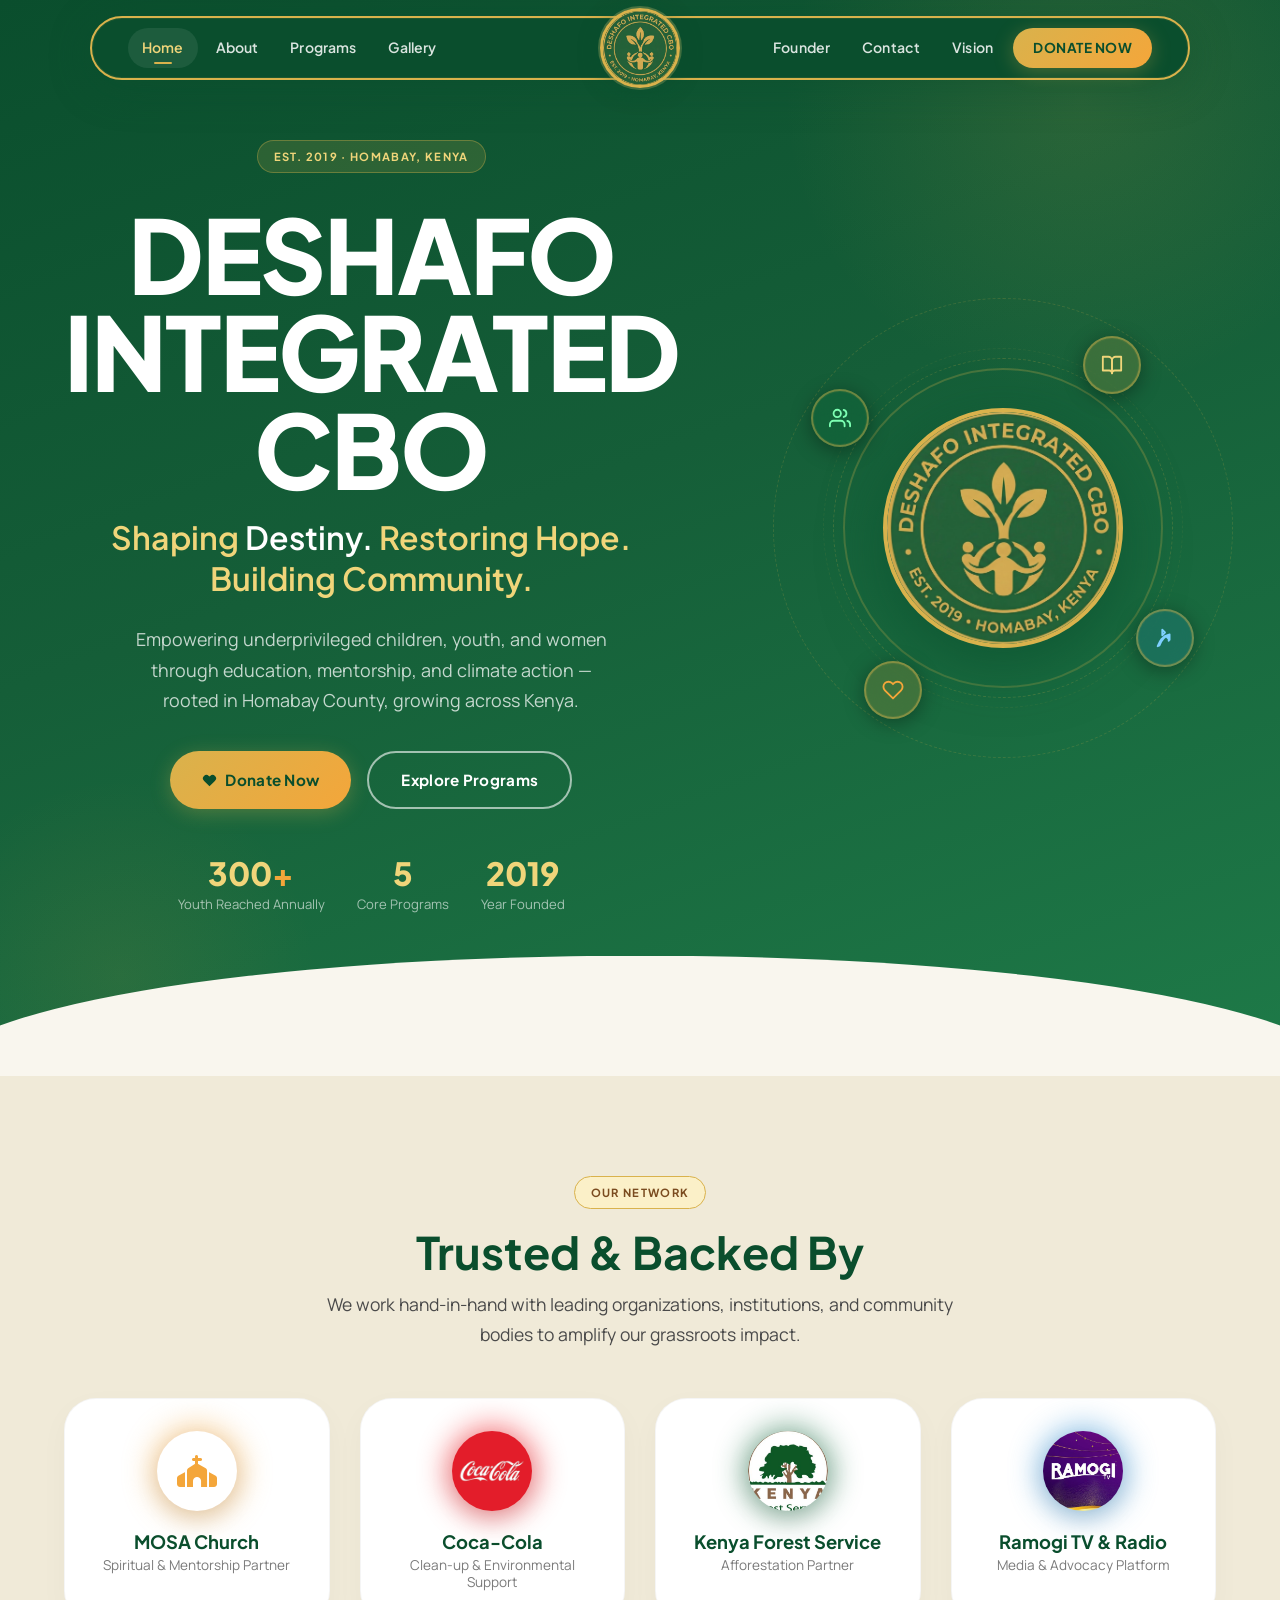
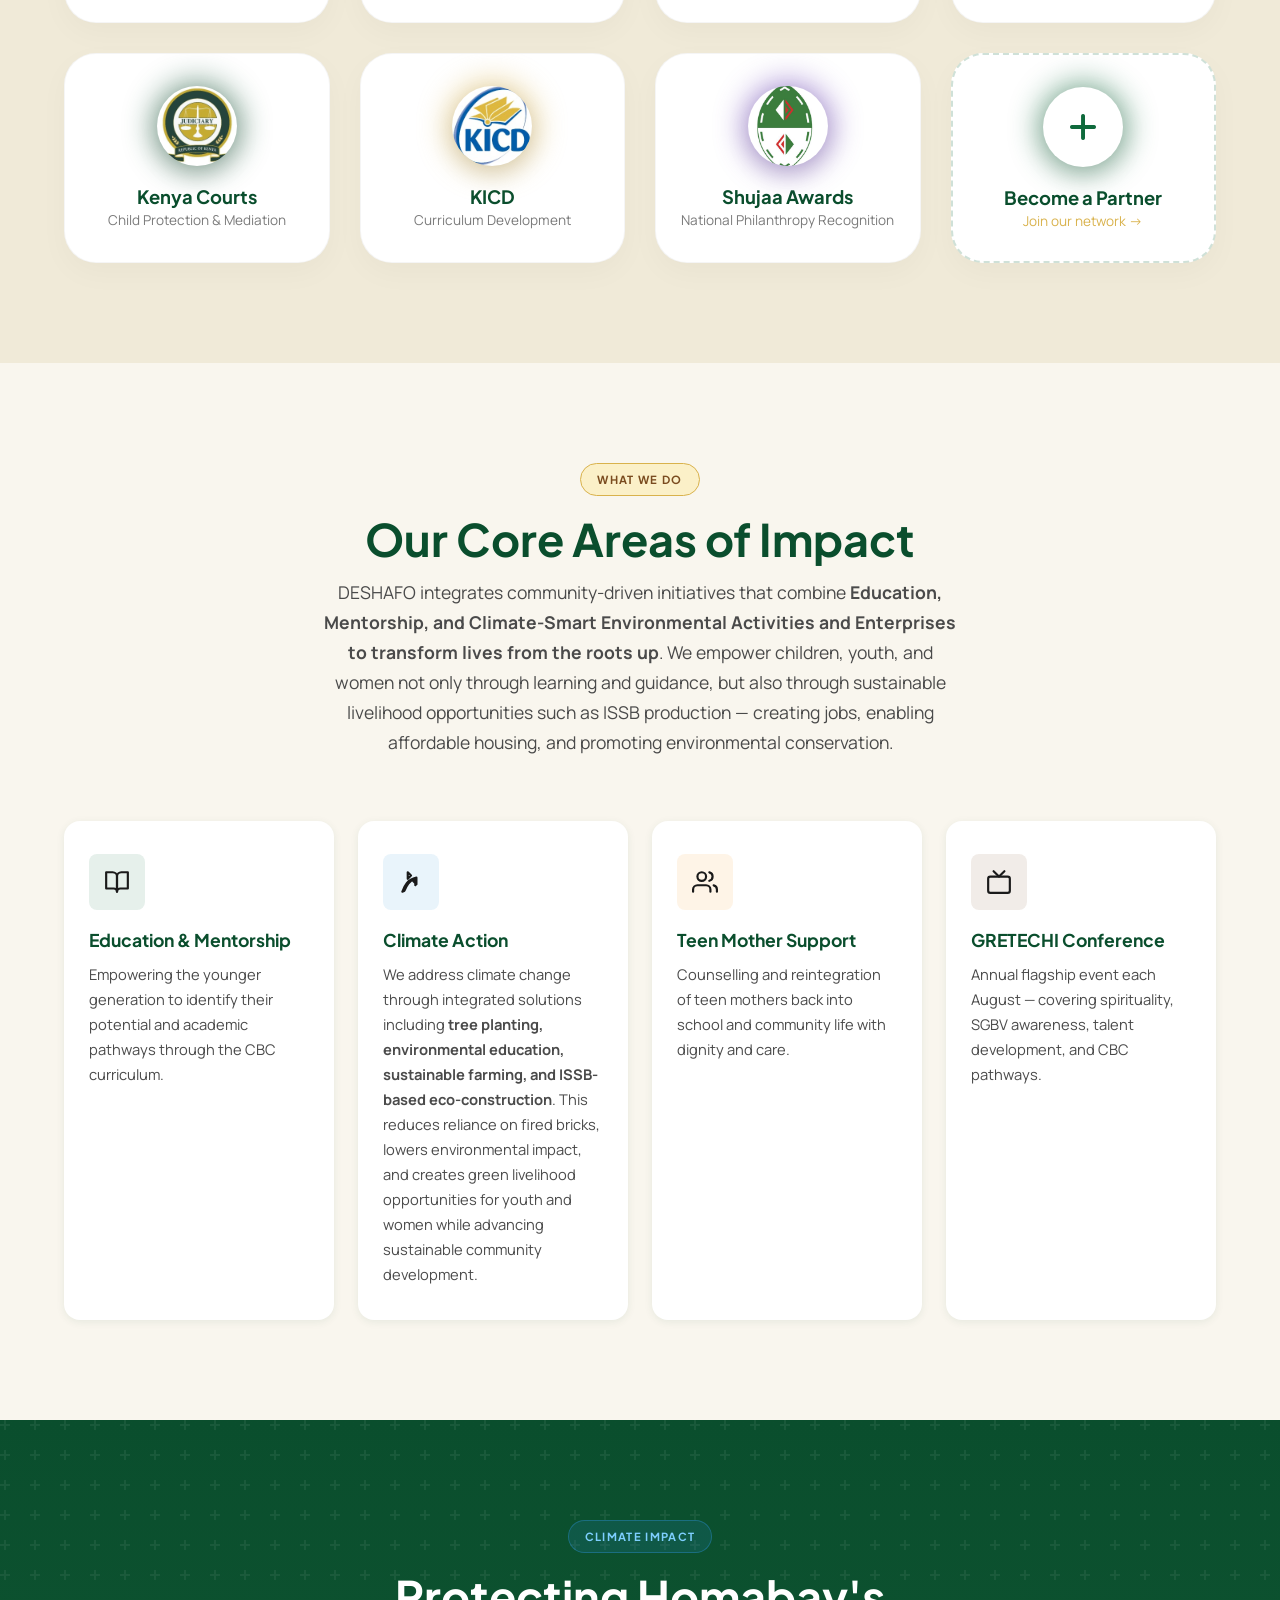
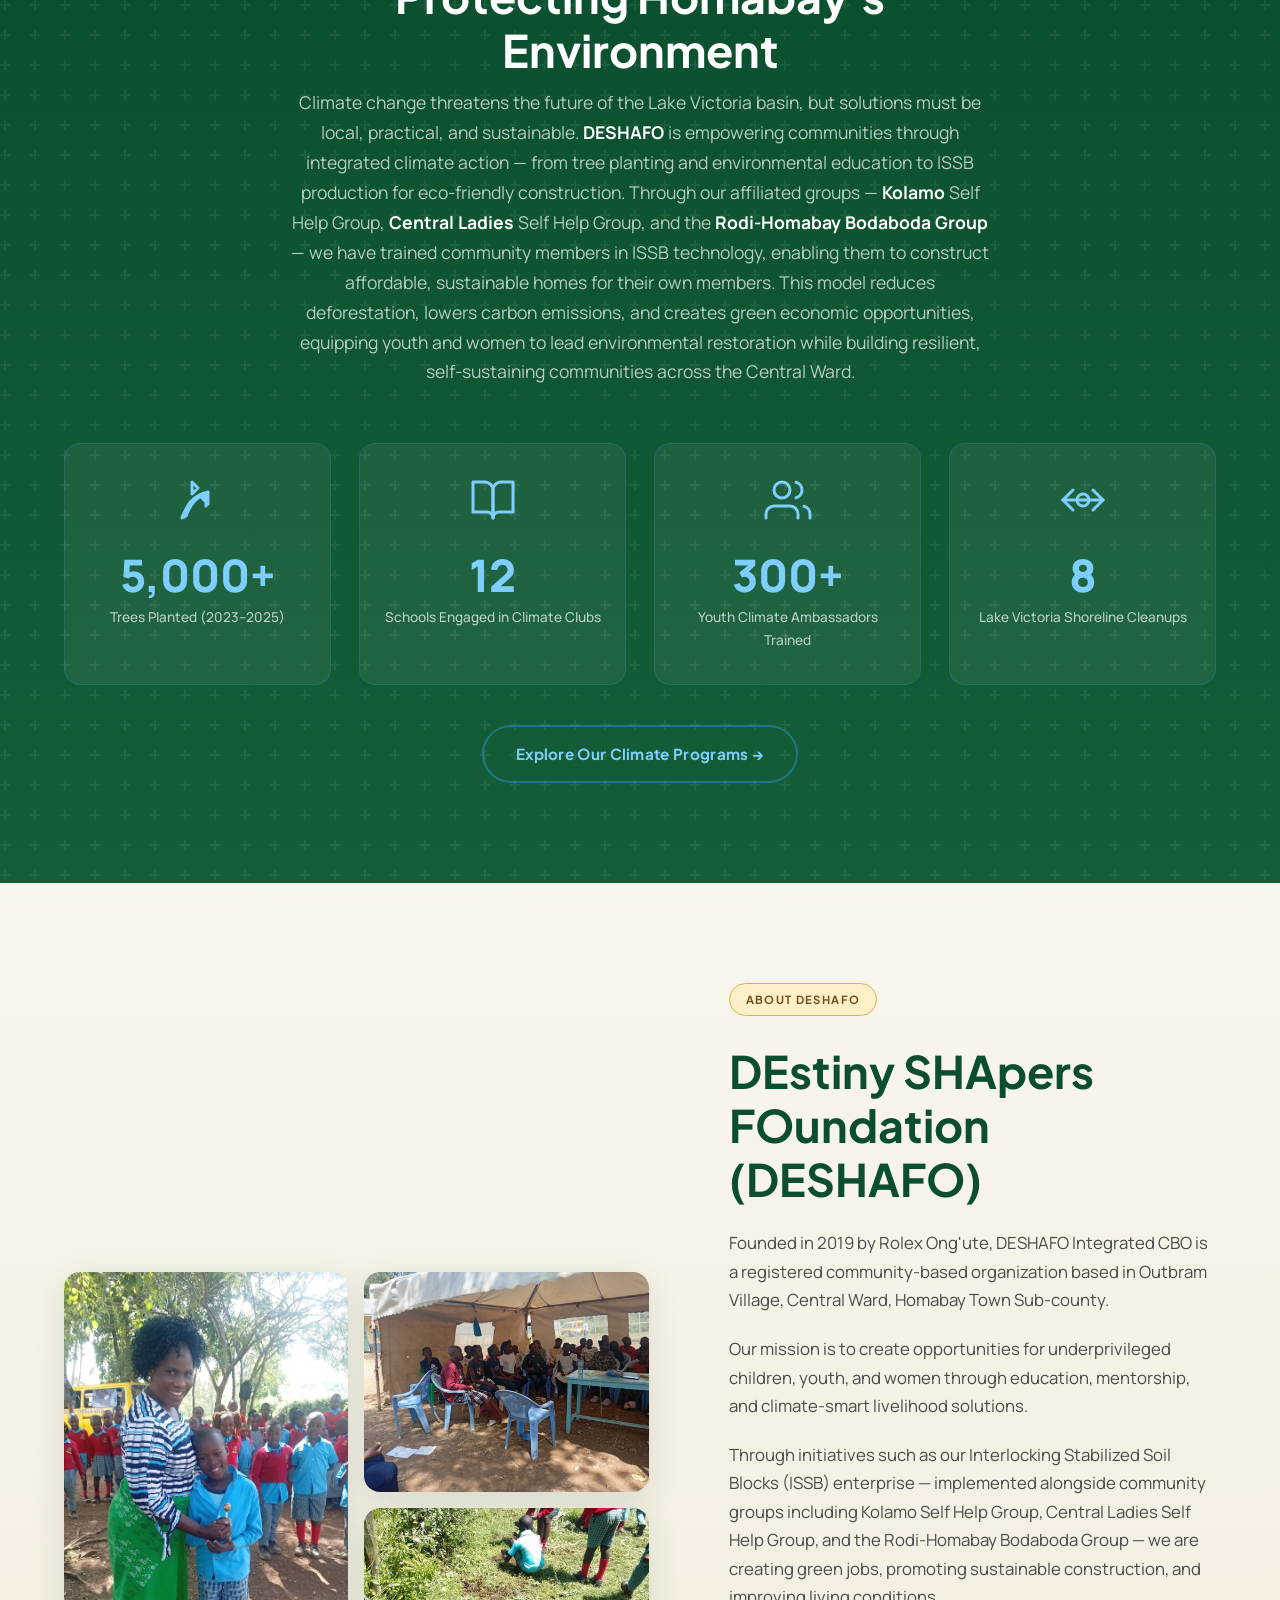
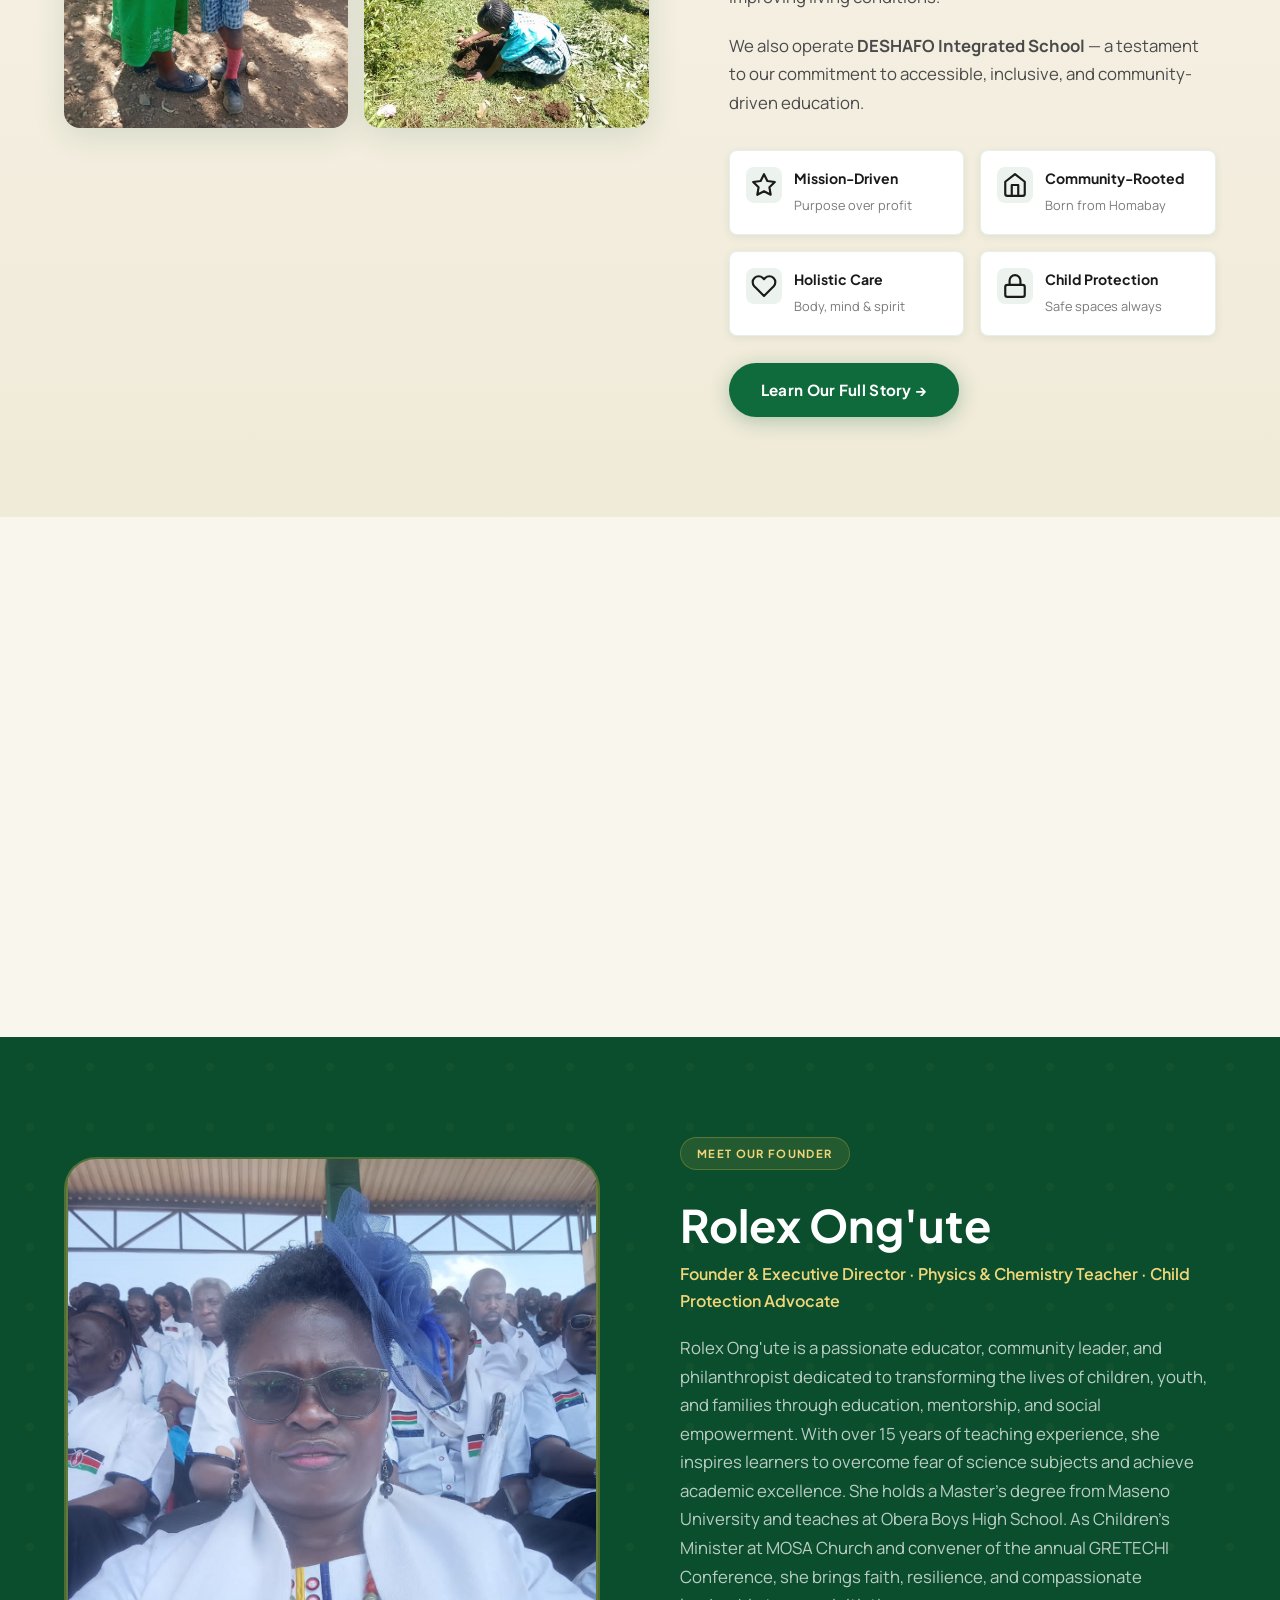
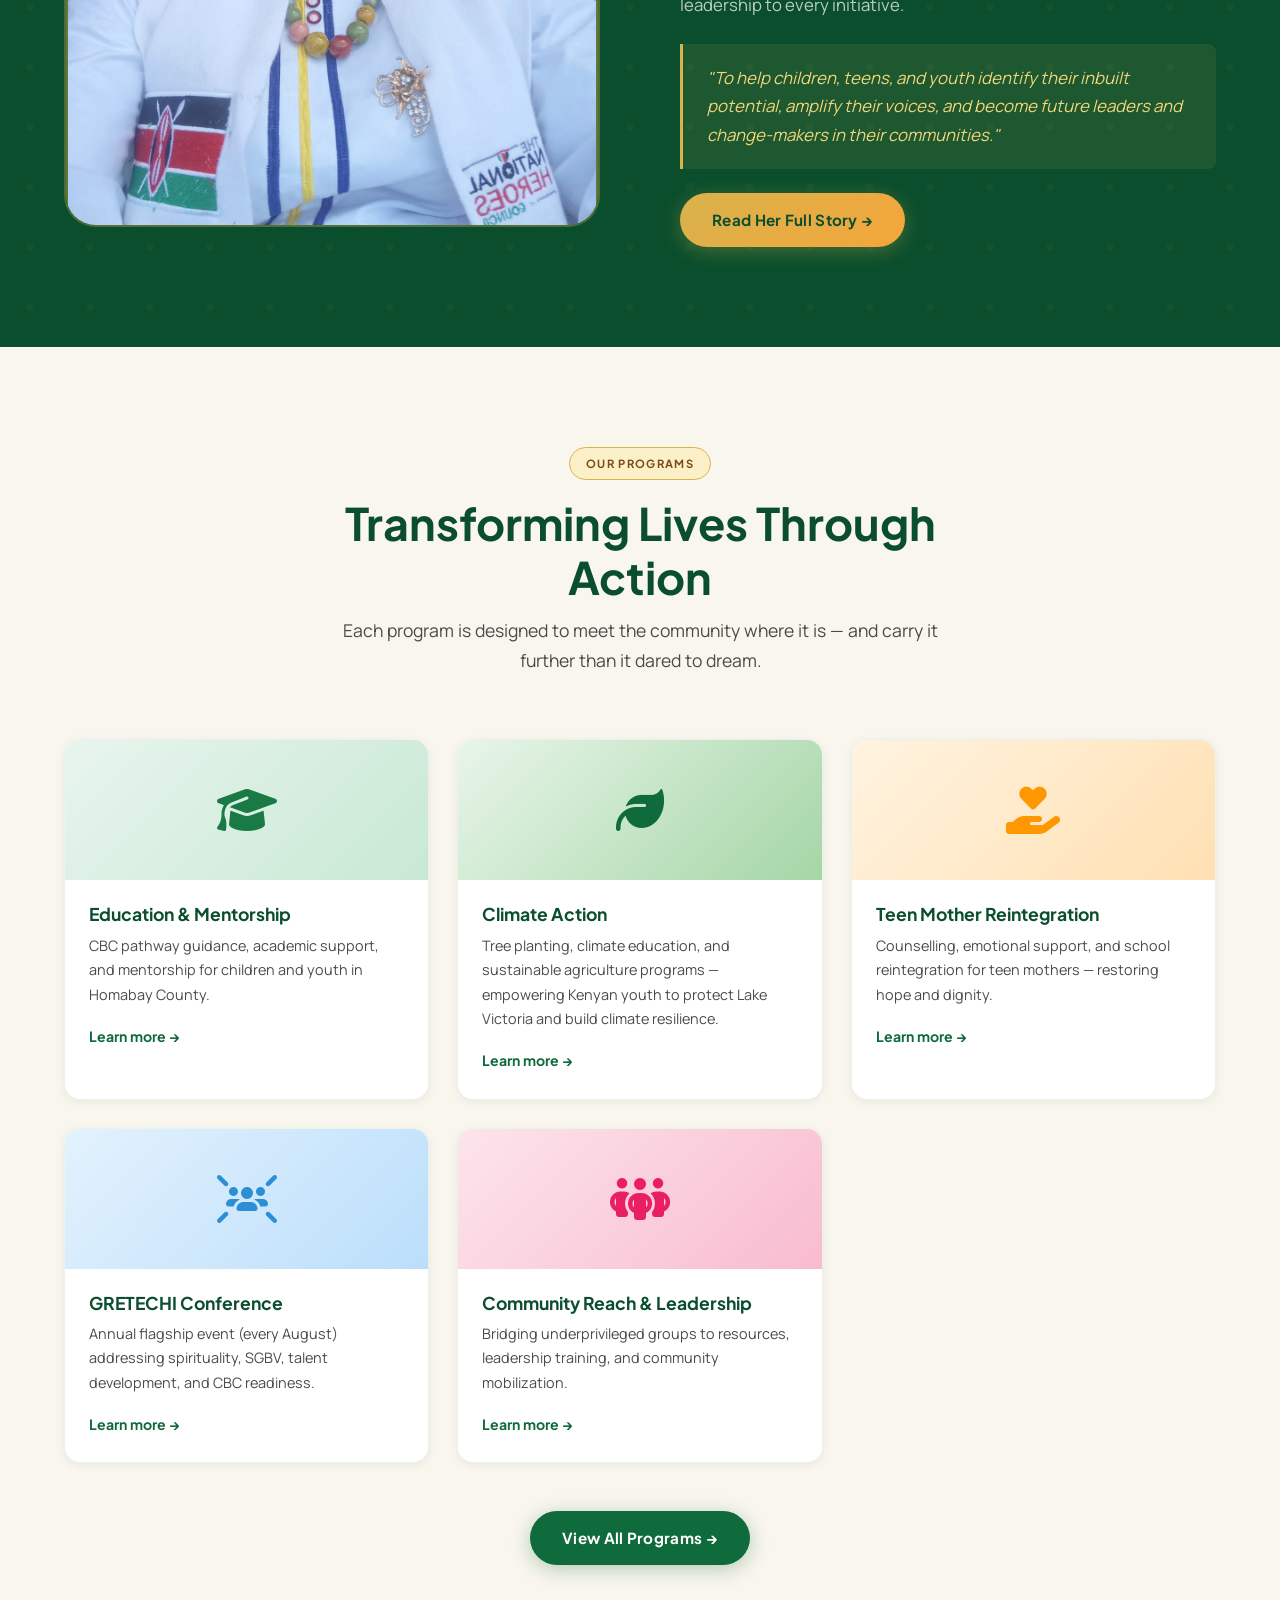
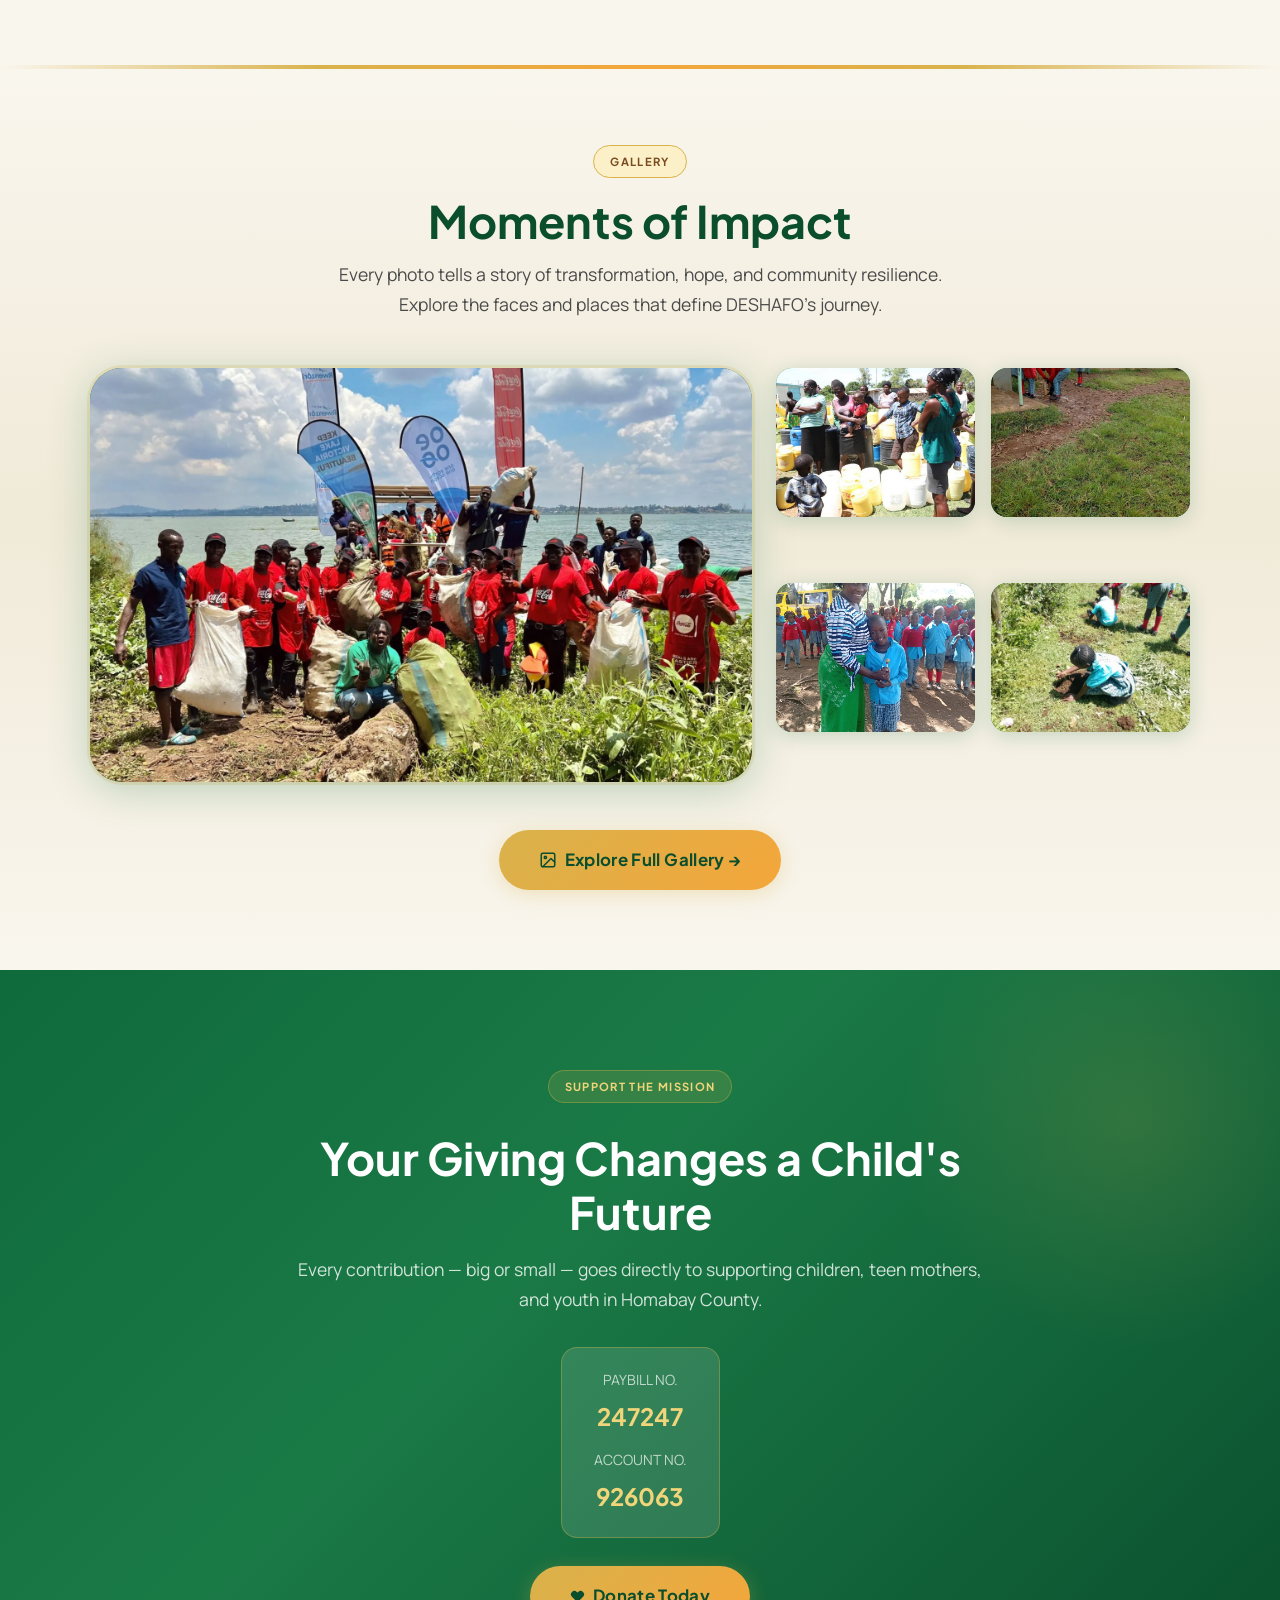
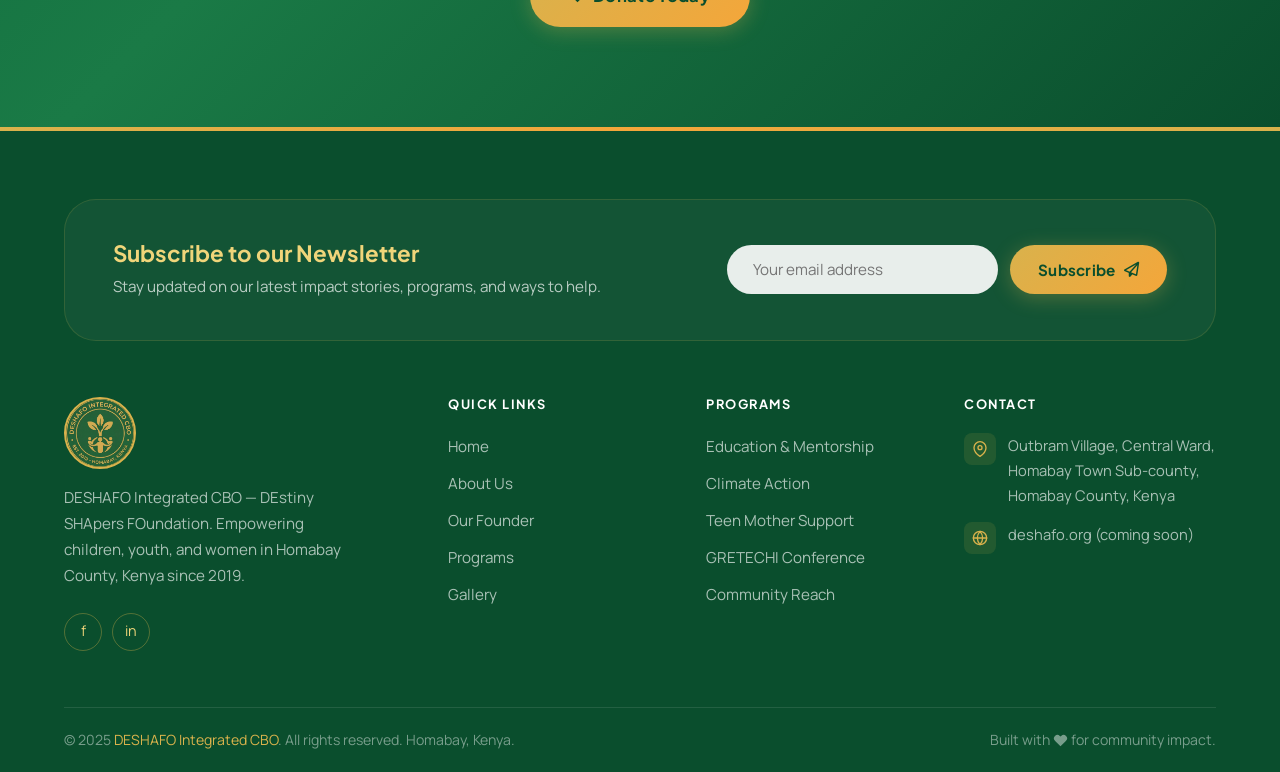
<file: index.html>
﻿<!DOCTYPE html>
<html lang="en">
<head>
  <meta charset="UTF-8" />
  <link rel="icon" type="image/png" href="assets/images/logo.png" />
  <meta name="viewport" content="width=device-width, initial-scale=1.0" />
  <link rel="preconnect" href="https://cdnjs.cloudflare.com" crossorigin />
  <link rel="dns-prefetch" href="https://cdnjs.cloudflare.com" />
  <meta name="keywords" content="DESHAFO, DESHAFO Integrated CBO, Homa Bay CBO, Homabay nonprofit, Kenya community based organization, teen mother support Kenya, climate action Homa Bay, youth mentorship Kenya, GRETECHI Conference, child protection Homa Bay, Rolex Ong'ute" />
  <meta name="geo.region" content="KE-43" />
  <meta name="geo.placename" content="Homa Bay, Kenya" />
  <meta name="geo.position" content="-0.5273;34.4571" />
  <meta name="ICBM" content="-0.5273, 34.4571" />
   <title>DESHAFO Integrated CBO | Homabay Youth &amp; Climate Action</title>
   <meta name="description" content="DESHAFO Integrated CBO empowers children, youth, teen mothers, and women in Homa Bay County through education, mentorship, climate action, and community support." />
   <meta name="robots" content="index, follow" />
   <meta name="author" content="DESHAFO Integrated CBO" />
   <meta name="theme-color" content="#0f6a3c" />
   <link rel="canonical" href="https://deshafo.org/" />
   <link rel="apple-touch-icon" href="assets/images/logo.png" />
   <meta property="og:type" content="website" />
   <meta property="og:title" content="DESHAFO Integrated CBO | Homabay Youth &amp; Climate Action" />
   <meta property="og:description" content="Education, mentorship, climate action, and community support for children, youth, teen mothers, and women in Homa Bay County, Kenya." />
   <meta property="og:url" content="https://deshafo.org/" />
   <meta property="og:image" content="https://deshafo.org/assets/images/deshafoteens.jpeg" />
   <meta property="og:site_name" content="DESHAFO Integrated CBO" />
   <meta property="og:locale" content="en_KE" />
   <meta name="twitter:card" content="summary_large_image" />
   <meta name="twitter:title" content="DESHAFO Integrated CBO | Homabay Youth &amp; Climate Action" />
   <meta name="twitter:description" content="Education, mentorship, climate action, and community support for children, youth, teen mothers, and women in Homa Bay County, Kenya." />
   <meta name="twitter:image" content="https://deshafo.org/assets/images/deshafoteens.jpeg" />
   <script type="application/ld+json">
   {
     "@context": "https://schema.org",
     "@graph": [
       {
         "@type": "Organization",
         "@id": "https://deshafo.org/#organization",
         "name": "DESHAFO Integrated CBO",
         "alternateName": "DEstiny SHApers FOundation",
         "url": "https://deshafo.org/",
         "logo": "https://deshafo.org/assets/images/logo.png",
         "image": "https://deshafo.org/assets/images/deshafoteens.jpeg",
         "foundingDate": "2019",
         "email": "deshafointergrated@gmail.com",
         "description": "DESHAFO Integrated CBO empowers children, youth, teen mothers, and women in Homa Bay County through education, mentorship, climate action, and community support.",
         "address": {
           "@type": "PostalAddress",
           "streetAddress": "Outbram Village, Central Ward",
           "addressLocality": "Homa Bay",
           "addressRegion": "Homa Bay County",
           "addressCountry": "KE"
         },
         "areaServed": [
           "Homa Bay County",
           "Kenya"
         ],
         "knowsAbout": [
           "Community development",
           "Youth mentorship",
           "Teen mother reintegration",
           "Climate action",
           "Child protection",
           "Education support"
         ],
         "contactPoint": {
           "@type": "ContactPoint",
           "contactType": "general inquiries",
           "email": "deshafointergrated@gmail.com",
           "availableLanguage": ["English", "Swahili"],
           "areaServed": "KE"
         },
         "founder": {
           "@type": "Person",
           "name": "Rolex Ong'ute"
         },
         "sameAs": [
           "https://www.facebook.com/iddyrolex",
           "https://www.linkedin.com/in/rolex-ong-ute"
         ]
       },
       {
         "@type": "WebSite",
         "@id": "https://deshafo.org/#website",
         "url": "https://deshafo.org/",
         "name": "DESHAFO Integrated CBO",
         "inLanguage": "en",
         "publisher": {
           "@id": "https://deshafo.org/#organization"
         },
         "potentialAction": {
           "@type": "SearchAction",
           "target": "https://deshafo.org/?s={search_term_string}",
           "query-input": "required name=search_term_string"
         }
       }
     ]
   }
   </script>
    <link rel="stylesheet" href="css/style.css?v=20250425" />
    <link rel="stylesheet" href="https://cdnjs.cloudflare.com/ajax/libs/font-awesome/6.5.0/css/all.min.css" integrity="sha512-Avb2QiuDEEvB4bZJYdft2mNjVShBftLdPG8FJ0V7irTLQ8Uo0qcPxh4Plq7G5tGm0rU+1SPhVotteLpBERwTkw==" crossorigin="anonymous" referrerpolicy="no-referrer" />
    <style>
     .climate-stat-card:hover {
       transform: translateY(-6px);
       box-shadow: 0 12px 32px rgba(44,143,214,0.25);
       border-color: rgba(44,143,214,0.6);
       background: rgba(255,255,255,0.1);
     }
   </style>
  <link rel="stylesheet" href="css/loader.css"/>
</head>
<body>
<!-- ═══════════════ LOGO LOADER ═══════════════ -->
<div id="page-loader" aria-label="Loading" role="status">
  <div class="ldr-orb ldr-orb--a"></div>
  <div class="ldr-orb ldr-orb--b"></div>
  <div class="ldr-orb ldr-orb--c"></div>
  <div class="ldr-stage">
    <div class="ldr-ripple ldr-ripple--1"></div>
    <div class="ldr-ripple ldr-ripple--2"></div>
    <div class="ldr-ripple ldr-ripple--3"></div>
    <div class="ldr-outer-ring"></div>
    <svg class="ldr-orbital" viewBox="0 0 200 200" xmlns="http://www.w3.org/2000/svg">
      <circle cx="100" cy="100" r="90" class="ldr-track"/>
      <circle cx="100" cy="100" r="90" class="ldr-comet--glow"/>
      <circle cx="100" cy="100" r="90" class="ldr-comet--arc"/>
      <circle cx="100" cy="100" r="90" class="ldr-comet--tip"/>
    </svg>
    <div class="ldr-logo-wrap">
      <img src="assets/images/logo.png" class="ldr-logo" alt="DESHAFO"/>
      <div class="ldr-logo-halo"></div>
      <div class="ldr-logo-shine"></div>
    </div>
  </div>
  <p class="ldr-tagline"><em>Shaping Destiny.</em>&nbsp; Restoring Hope.</p>
  <div class="ldr-dots"><span></span><span></span><span></span><span></span><span></span></div>
</div>
<!-- ══════════════ END LOADER ══════════════ -->

<!-- ═══════════════════ NAVBAR ═══════════════════ -->
<div class="navbar-wrapper">
  <nav class="navbar">
    <div class="nav-left">
      <a href="index.html" class="active">Home</a>
      <a href="about.html">About</a>
      <a href="programs.html">Programs</a>
      <a href="gallery.html">Gallery</a>
    </div>

      <div class="nav-logo">
        <a href="index.html">
          <img src="assets/images/logo.png" alt="DESHAFO Logo" />
        </a>
      </div>

    <div class="nav-right">
      <a href="founder.html">Founder</a>
      <a href="contact.html">Contact</a>
      <a href="about.html#vision">Vision</a>
    </div>

    <div class="nav-auth">
      <a href="donations.html" class="btn btn-gold" style="padding:8px 20px;font-size:0.85rem;text-transform:uppercase;letter-spacing:0.5px;">Donate Now</a>
    </div>

    <div class="hamburger" role="button" aria-label="Menu">
      <span></span><span></span><span></span>
    </div>
  </nav>
</div>

<!-- Mobile Nav -->
<div class="mobile-nav">
  <img src="assets/images/logo.png" alt="DESHAFO" class="mobile-nav-logo" />
  <a href="index.html">Home</a>
  <a href="about.html">About Us</a>
  <a href="programs.html">Programs</a>
  <a href="gallery.html">Gallery</a>
  <a href="donations.html">Donate</a>
  <a href="contact.html">Contact</a>
  <a href="founder.html">Our Founder</a>
  <a href="about.html#vision">Vision</a>
</div>


<!-- ═══════════════════ HERO ═══════════════════ -->
<section class="hero">
  <div class="hero-bg">
    <div class="hero-bg-circle"></div>
    <div class="hero-bg-circle"></div>
  </div>
  <div class="container">
    <div class="hero-content">
      <div class="hero-text">
        <span class="badge">Est. 2019 · Homabay, Kenya</span>
        <h1 class="org-name">DESHAFO<br>INTEGRATED CBO</h1>
        <h2 class="org-tagline">Shaping <em>Destiny.</em> Restoring Hope. Building Community.</h2>
        <p>Empowering underprivileged children, youth, and women through education, mentorship, and climate action — rooted in Homabay County, growing across Kenya.</p>
        <div class="hero-cta">
          <a href="donations.html" class="btn btn-gold"><svg xmlns="http://www.w3.org/2000/svg" width="15" height="15" viewBox="0 0 24 24" fill="currentColor" stroke="none" style="flex-shrink:0;"><path d="M20.84 4.61a5.5 5.5 0 0 0-7.78 0L12 5.67l-1.06-1.06a5.5 5.5 0 0 0-7.78 7.78l1.06 1.06L12 21.23l7.78-7.78 1.06-1.06a5.5 5.5 0 0 0 0-7.78z"/></svg> Donate Now</a>
          <a href="programs.html" class="btn btn-outline">Explore Programs</a>
        </div>
        <div class="hero-stats">
          <div class="hero-stat-item">
            <div class="num">300<span style="color:var(--orange)">+</span></div>
            <div class="label">Youth Reached Annually</div>
          </div>
          <div class="hero-stat-item">
            <div class="num">5</div>
            <div class="label">Core Programs</div>
          </div>
          <div class="hero-stat-item">
            <div class="num">2019</div>
            <div class="label">Year Founded</div>
          </div>
        </div>
      </div>

      <div class="hero-visual" id="orbitVisual">
        <!-- Decorative orbit rings -->
        <div class="orbit-ring"></div>
        <div class="orbit-ring-inner"></div>

        <!-- Central logo -->
        <div class="hero-logo-ring">
          <img src="assets/images/logo.png" alt="DESHAFO Integrated CBO" />
        </div>

        <!-- Orbit node: Education -->
        <div class="orbit-node">
          <div class="orbit-icon" style="background:rgba(217,178,76,0.18);">
            <svg xmlns="http://www.w3.org/2000/svg" width="22" height="22" viewBox="0 0 24 24" fill="none" stroke="var(--gold-light)" stroke-width="2" stroke-linecap="round" stroke-linejoin="round"><path d="M2 3h6a4 4 0 0 1 4 4v14a3 3 0 0 0-3-3H2z"/><path d="M22 3h-6a4 4 0 0 0-4 4v14a3 3 0 0 1 3-3h7z"/></svg>
          </div>
          <div class="orbit-tooltip">
            <strong>Education</strong>
            <span>CBC mentorship</span>
          </div>
        </div>

          <!-- Orbit node: Climate Action -->
          <div class="orbit-node" style="top: calc(50% - 120px); left: calc(50% + 140px);">
            <div class="orbit-icon" style="background:rgba(44,143,214,0.18);">
              <svg xmlns="http://www.w3.org/2000/svg" width="22" height="22" viewBox="0 0 24 24" fill="none" stroke="#7ecfff" stroke-width="2" stroke-linecap="round" stroke-linejoin="round"><path d="M17 8C8 10 6 16 4 21l2-1c2-5 4-9 10-11v6zM17 8l-3 3 3 3V8zM9 3l3 3-3 3V3z"/></svg>
            </div>
            <div class="orbit-tooltip">
              <strong>Climate Action</strong>
              <span>Tree planting, Lake Victoria conservation, climate-smart agriculture</span>
            </div>
          </div>

        <!-- Orbit node: Teen Mothers -->
        <div class="orbit-node">
          <div class="orbit-icon" style="background:rgba(244,166,58,0.18);">
            <svg xmlns="http://www.w3.org/2000/svg" width="22" height="22" viewBox="0 0 24 24" fill="none" stroke="var(--orange)" stroke-width="2" stroke-linecap="round" stroke-linejoin="round"><path d="M20.84 4.61a5.5 5.5 0 0 0-7.78 0L12 5.67l-1.06-1.06a5.5 5.5 0 0 0-7.78 7.78l1.06 1.06L12 21.23l7.78-7.78 1.06-1.06a5.5 5.5 0 0 0 0-7.78z"/></svg>
          </div>
          <div class="orbit-tooltip">
            <strong>Teen Mothers</strong>
            <span>Reintegration</span>
          </div>
        </div>

        <!-- Orbit node: Community -->
        <div class="orbit-node">
          <div class="orbit-icon" style="background:rgba(15,106,60,0.3);">
            <svg xmlns="http://www.w3.org/2000/svg" width="22" height="22" viewBox="0 0 24 24" fill="none" stroke="#7dffb3" stroke-width="2" stroke-linecap="round" stroke-linejoin="round"><path d="M17 21v-2a4 4 0 0 0-4-4H5a4 4 0 0 0-4 4v2"/><circle cx="9" cy="7" r="4"/><path d="M23 21v-2a4 4 0 0 0-3-3.87"/><path d="M16 3.13a4 4 0 0 1 0 7.75"/></svg>
          </div>
          <div class="orbit-tooltip">
            <strong>Community</strong>
            <span>Reach &amp; leadership</span>
          </div>
        </div>
      </div>
    </div>
  </div>
  <div class="hero-wave"></div>
</section>


<!-- ═══════════════════ COLLABORATORS GRID ═══════════════════ -->
<section class="section-pad" style="background:var(--ivory-dark);">
  <div class="container">
    <div class="section-header reveal" style="margin-bottom: 48px;">
      <span class="badge">Our Network</span>
      <h2>Trusted &amp; Backed By</h2>
      <p>We work hand-in-hand with leading organizations, institutions, and community bodies to amplify our grassroots impact.</p>
    </div>
    
    <div class="collaborators-grid reveal reveal-delay-1">
      <!-- MOSA (Uses styled icon fallback) -->
      <div class="collab-card theme-mosa">
        <div class="collab-logo-wrap">
          <div class="fallback-icon"><i class="fa-solid fa-church"></i></div>
        </div>
        <div class="collab-info">
          <h4>MOSA Church</h4>
          <span>Spiritual &amp; Mentorship Partner</span>
        </div>
      </div>

      <div class="collab-card theme-coke">
        <div class="collab-logo-wrap">
          <img src="assets/images/coke.jpeg" alt="Coca-Cola" loading="lazy" />
        </div>
        <div class="collab-info"><h4>Coca-Cola</h4><span>Clean-up &amp; Environmental Support</span></div>
      </div>

      <div class="collab-card theme-kfs">
        <div class="collab-logo-wrap">
          <img src="assets/images/kfs.jpeg" alt="Kenya Forest Service" loading="lazy" />
        </div>
        <div class="collab-info"><h4>Kenya Forest Service</h4><span>Afforestation Partner</span></div>
      </div>

      <div class="collab-card theme-ramogi">
        <div class="collab-logo-wrap">
          <img src="assets/images/ramogi.jpeg" alt="Ramogi TV & Radio" loading="lazy" />
        </div>
        <div class="collab-info"><h4>Ramogi TV &amp; Radio</h4><span>Media &amp; Advocacy Platform</span></div>
      </div>

      <div class="collab-card theme-courts">
        <div class="collab-logo-wrap">
          <img src="assets/images/judiciary.jpeg" alt="Kenya Courts" loading="lazy" />
        </div>
        <div class="collab-info"><h4>Kenya Courts</h4><span>Child Protection &amp; Mediation</span></div>
      </div>

      <div class="collab-card theme-kicd">
        <div class="collab-logo-wrap">
          <img src="assets/images/kicd.jpeg" alt="KICD" loading="lazy" />
        </div>
        <div class="collab-info"><h4>KICD</h4><span>Curriculum Development</span></div>
      </div>

      <div class="collab-card theme-shujaa">
        <div class="collab-logo-wrap">
          <img src="assets/images/shujaa.jpeg" alt="Shujaa Awards" loading="lazy" />
        </div>
        <div class="collab-info"><h4>Shujaa Awards</h4><span>National Philanthropy Recognition</span></div>
      </div>

      <div class="collab-card theme-partner" onclick="window.location.href='contact.html'">
        <div class="collab-logo-wrap">
          <div class="fallback-icon"><i class="fa-solid fa-plus"></i></div>
        </div>
        <div class="collab-info">
          <h4>Become a Partner</h4>
          <span style="color:var(--gold);">Join our network →</span>
        </div>
      </div>
    </div>
  </div>
</section>


<!-- ═══════════════════ MISSION CARDS ═══════════════════ -->
<section class="section-pad" style="background:var(--ivory);">
  <div class="container">
    <div class="section-header reveal">
      <span class="badge">What We Do</span>
      <h2>Our Core Areas of Impact</h2>
      <p>DESHAFO integrates community-driven initiatives that combine <strong>Education, Mentorship, and Climate-Smart Environmental Activities and Enterprises to transform lives from the roots up</strong>. We empower children, youth, and women not only through learning and guidance, but also through sustainable livelihood opportunities such as ISSB production — creating jobs, enabling affordable housing, and promoting environmental conservation.</p>
    </div>
    <div class="mission-grid">
      <div class="mission-card reveal reveal-delay-1">
        <div class="card-icon" style="background:rgba(15,106,60,0.1);"><svg xmlns="http://www.w3.org/2000/svg" width="26" height="26" viewBox="0 0 24 24" fill="none" stroke="currentColor" stroke-width="2" stroke-linecap="round" stroke-linejoin="round"><path d="M2 3h6a4 4 0 0 1 4 4v14a3 3 0 0 0-3-3H2z"/><path d="M22 3h-6a4 4 0 0 0-4 4v14a3 3 0 0 1 3-3h7z"/></svg></div>
        <h3>Education &amp; Mentorship</h3>
        <p>Empowering the younger generation to identify their potential and academic pathways through the CBC curriculum.</p>
      </div>
         <div class="mission-card reveal reveal-delay-2">
         <div class="card-icon" style="background:rgba(44,143,214,0.1);"><svg xmlns="http://www.w3.org/2000/svg" width="26" height="26" viewBox="0 0 24 24" fill="none" stroke="currentColor" stroke-width="2" stroke-linecap="round" stroke-linejoin="round"><path d="M17 8C8 10 6 16 4 21l2-1c2-5 4-9 10-11v6zM17 8l-3 3 3 3V8zM9 3l3 3-3 3V3z"/></svg></div>
         <h3>Climate Action</h3>
         <p>We address climate change through integrated solutions including <strong>tree planting, environmental education, sustainable farming, and ISSB-based eco-construction</strong>. This reduces reliance on fired bricks, lowers environmental impact, and creates green livelihood opportunities for youth and women while advancing sustainable community development.</p>
       </div>
      <div class="mission-card reveal reveal-delay-3">
        <div class="card-icon" style="background:rgba(244,166,58,0.12);"><svg xmlns="http://www.w3.org/2000/svg" width="26" height="26" viewBox="0 0 24 24" fill="none" stroke="currentColor" stroke-width="2" stroke-linecap="round" stroke-linejoin="round"><path d="M17 21v-2a4 4 0 0 0-4-4H5a4 4 0 0 0-4 4v2"/><circle cx="9" cy="7" r="4"/><path d="M23 21v-2a4 4 0 0 0-3-3.87"/><path d="M16 3.13a4 4 0 0 1 0 7.75"/></svg></div>
        <h3>Teen Mother Support</h3>
        <p>Counselling and reintegration of teen mothers back into school and community life with dignity and care.</p>
      </div>
      <div class="mission-card reveal reveal-delay-4">
        <div class="card-icon" style="background:rgba(122,75,31,0.1);"><svg xmlns="http://www.w3.org/2000/svg" width="26" height="26" viewBox="0 0 24 24" fill="none" stroke="currentColor" stroke-width="2" stroke-linecap="round" stroke-linejoin="round"><rect x="2" y="7" width="20" height="15" rx="2" ry="2"/><polyline points="17 2 12 7 7 2"/></svg></div>
        <h3>GRETECHI Conference</h3>
        <p>Annual flagship event each August — covering spirituality, SGBV awareness, talent development, and CBC pathways.</p>
      </div>
    </div>
  </div>
</section>



<!-- ═══════════════════ CLIMATE IMPACT ═══════════════════ -->
<section class="section-pad climate-impact-section" style="background:linear-gradient(180deg,var(--green-deep) 0%, #155e38 100%);position:relative;overflow:hidden;">
  <div class="container">
    <div style="position:absolute;top:0;left:0;width:100%;height:100%;opacity:0.06;background:url('data:image/svg+xml,%3Csvg width=\'60\' height=\'60\' viewBox=\'0 0 60 60\' xmlns=\'http://www.w3.org/2000/svg\'%3E%3Cg fill=\'none\' fill-rule=\'evenodd\'%3E%3Cg fill=\'%23ffffff\' fill-opacity=\'1\'%3E%3Cpath d=\'M36 34v-4h-2v4h-4v2h4v4h2v-4h4v-2h-4zm0-30V0h-2v4h-4v2h4v4h2V6h4V4h-4zM6 34v-4H4v4H0v2h4v4h2v-4h4v-2H6zM6 4V0H4v4H0v2h4v4h2V6h4V4H6z\'/%3E%3C/g%3E%3C/g%3E%3C/svg%3E');pointer-events:none;"></div>
    <div class="section-header reveal" style="position:relative;z-index:1;text-align:center;max-width:700px;margin:0 auto 56px;">
      <span class="badge" style="background:rgba(44,143,214,0.15);color:#7ecfff;border-color:rgba(44,143,214,0.4);">Climate Impact</span>
      <h2 style="color:var(--white);">Protecting Homabay's Environment</h2>
      <p style="color:rgba(255,255,255,0.7);">Climate change threatens the future of the Lake Victoria basin, but solutions must be local, practical, and sustainable. <strong style="color:#fff;">DESHAFO</strong> is empowering communities through integrated climate action — from tree planting and environmental education to ISSB production for eco-friendly construction. Through our affiliated groups — <strong style="color:#fff;">Kolamo</strong> Self Help Group, <strong style="color:#fff;">Central Ladies</strong> Self Help Group, and the <strong style="color:#fff;">Rodi-Homabay Bodaboda Group</strong> — we have trained community members in ISSB technology, enabling them to construct affordable, sustainable homes for their own members. This model reduces deforestation, lowers carbon emissions, and creates green economic opportunities, equipping youth and women to lead environmental restoration while building resilient, self-sustaining communities across the Central Ward.</p>
    </div>
    <div style="display:grid;grid-template-columns:repeat(4,1fr);gap:28px;position:relative;z-index:1;">
       <div class="climate-stat-card reveal reveal-delay-1" style="text-align:center;padding:32px 20px;background:rgba(255,255,255,0.06);border-radius:var(--radius-md);border:1.5px solid rgba(44,143,214,0.25);transition:var(--transition);">
         <div style="font-size:2.2rem;margin-bottom:12px;color:#7ecfff;"><svg xmlns="http://www.w3.org/2000/svg" width="48" height="48" viewBox="0 0 24 24" fill="none" stroke="currentColor" stroke-width="1.5" stroke-linecap="round" stroke-linejoin="round"><path d="M17 8C8 10 6 16 4 21l2-1c2-5 4-9 10-11v6zM17 8l-3 3 3 3V8zM9 3l3 3-3 3V3z"/></svg></div>
         <div style="font-size:2.8rem;font-weight:800;color:#7ecfff;line-height:1;margin-bottom:8px;">5,000+</div>
         <div style="font-size:0.85rem;color:rgba(255,255,255,0.7);font-weight:500;">Trees Planted (2023–2025)</div>
       </div>
      <div class="climate-stat-card reveal reveal-delay-2" style="text-align:center;padding:32px 20px;background:rgba(255,255,255,0.06);border-radius:var(--radius-md);border:1.5px solid rgba(44,143,214,0.25);transition:var(--transition);">
        <div style="font-size:2.2rem;margin-bottom:12px;color:#7ecfff;"><svg xmlns="http://www.w3.org/2000/svg" width="48" height="48" viewBox="0 0 24 24" fill="none" stroke="currentColor" stroke-width="1.5" stroke-linecap="round" stroke-linejoin="round"><path d="M2 3h6a4 4 0 0 1 4 4v14a3 3 0 0 0-3-3H2z"/><path d="M22 3h-6a4 4 0 0 0-4 4v14a3 3 0 0 1 3-3h7z"/></svg></div>
        <div style="font-size:2.8rem;font-weight:800;color:#7ecfff;line-height:1;margin-bottom:8px;">12</div>
        <div style="font-size:0.85rem;color:rgba(255,255,255,0.7);font-weight:500;">Schools Engaged in Climate Clubs</div>
      </div>
      <div class="climate-stat-card reveal reveal-delay-3" style="text-align:center;padding:32px 20px;background:rgba(255,255,255,0.06);border-radius:var(--radius-md);border:1.5px solid rgba(44,143,214,0.25);transition:var(--transition);">
        <div style="font-size:2.2rem;margin-bottom:12px;color:#7ecfff;"><svg xmlns="http://www.w3.org/2000/svg" width="48" height="48" viewBox="0 0 24 24" fill="none" stroke="currentColor" stroke-width="1.5" stroke-linecap="round" stroke-linejoin="round"><path d="M17 21v-2a4 4 0 0 0-4-4H5a4 4 0 0 0-4 4v2"/><circle cx="9" cy="7" r="4"/><path d="M23 21v-2a4 4 0 0 0-3-3.87"/><path d="M16 3.13a4 4 0 0 1 0 7.75"/></svg></div>
        <div style="font-size:2.8rem;font-weight:800;color:#7ecfff;line-height:1;margin-bottom:8px;">300+</div>
        <div style="font-size:0.85rem;color:rgba(255,255,255,0.7);font-weight:500;">Youth Climate Ambassadors Trained</div>
      </div>
      <div class="climate-stat-card reveal reveal-delay-4" style="text-align:center;padding:32px 20px;background:rgba(255,255,255,0.06);border-radius:var(--radius-md);border:1.5px solid rgba(44,143,214,0.25);transition:var(--transition);">
        <div style="font-size:2.2rem;margin-bottom:12px;color:#7ecfff;"><svg xmlns="http://www.w3.org/2000/svg" width="48" height="48" viewBox="0 0 24 24" fill="none" stroke="currentColor" stroke-width="1.5" stroke-linecap="round" stroke-linejoin="round"><path d="M2 12h20"/><path d="M2 12l5-5"/><path d="M2 12l5 5"/><path d="M22 12l-5-5"/><path d="M22 12l-5 5"/><circle cx="12" cy="12" r="3"/></svg></div>
        <div style="font-size:2.8rem;font-weight:800;color:#7ecfff;line-height:1;margin-bottom:8px;">8</div>
        <div style="font-size:0.85rem;color:rgba(255,255,255,0.7);font-weight:500;">Lake Victoria Shoreline Cleanups</div>
      </div>
    </div>
    <div style="text-align:center;margin-top:40px;position:relative;z-index:1;" class="reveal">
      <a href="programs.html#climate" class="btn btn-outline" style="border-color:rgba(44,143,214,0.5);color:#7ecfff;">Explore Our Climate Programs →</a>
    </div>
  </div>
</section>


<!-- ═══════════════════ ABOUT SECTION ═══════════════════ -->
<section class="section-pad about-section">
  <div class="container">
       <div class="about-grid">
          <div class="about-images-wrap reveal">
            <div class="about-img-card large">
              <img src="assets/images/photo1.jpg" alt="Education program" />
            </div>
            <div class="about-img-card">
              <img src="assets/images/community.jpg" alt="Community outreach" />
            </div>
            <div class="about-img-card">
              <img src="assets/images/climate action.jpeg" alt="Climate action initiative" />
            </div>
          </div>
         <div class="about-text reveal reveal-delay-1">
        <span class="badge">About DESHAFO</span>
        <h2>DEstiny SHApers FOundation (DESHAFO)</h2>
        <p>Founded in 2019 by Rolex Ong'ute, DESHAFO Integrated CBO is a registered community-based organization based in Outbram Village, Central Ward, Homabay Town Sub-county.</p>
        <p>Our mission is to create opportunities for underprivileged children, youth, and women through education, mentorship, and climate-smart livelihood solutions.</p>
        <p>Through initiatives such as our Interlocking Stabilized Soil Blocks (ISSB) enterprise — implemented alongside community groups including Kolamo Self Help Group, Central Ladies Self Help Group, and the Rodi-Homabay Bodaboda Group — we are creating green jobs, promoting sustainable construction, and improving living conditions.</p>
        <p>We also operate <strong>DESHAFO Integrated School</strong> — a testament to our commitment to accessible, inclusive, and community-driven education.</p>
        <div class="about-values">
          <div class="about-value-item">
            <div class="v-icon"><svg xmlns="http://www.w3.org/2000/svg" width="20" height="20" viewBox="0 0 24 24" fill="none" stroke="currentColor" stroke-width="2" stroke-linecap="round" stroke-linejoin="round"><polygon points="12 2 15.09 8.26 22 9.27 17 14.14 18.18 21.02 12 17.77 5.82 21.02 7 14.14 2 9.27 8.91 8.26 12 2"/></svg></div>
            <div>
              <strong>Mission-Driven</strong>
              <span>Purpose over profit</span>
            </div>
          </div>
          <div class="about-value-item">
            <div class="v-icon"><svg xmlns="http://www.w3.org/2000/svg" width="20" height="20" viewBox="0 0 24 24" fill="none" stroke="currentColor" stroke-width="2" stroke-linecap="round" stroke-linejoin="round"><path d="M3 9l9-7 9 7v11a2 2 0 0 1-2 2H5a2 2 0 0 1-2-2z"/><polyline points="9 22 9 12 15 12 15 22"/></svg></div>
            <div>
              <strong>Community-Rooted</strong>
              <span>Born from Homabay</span>
            </div>
          </div>
          <div class="about-value-item">
            <div class="v-icon"><svg xmlns="http://www.w3.org/2000/svg" width="20" height="20" viewBox="0 0 24 24" fill="none" stroke="currentColor" stroke-width="2" stroke-linecap="round" stroke-linejoin="round"><path d="M20.84 4.61a5.5 5.5 0 0 0-7.78 0L12 5.67l-1.06-1.06a5.5 5.5 0 0 0-7.78 7.78l1.06 1.06L12 21.23l7.78-7.78 1.06-1.06a5.5 5.5 0 0 0 0-7.78z"/></svg></div>
            <div>
              <strong>Holistic Care</strong>
              <span>Body, mind &amp; spirit</span>
            </div>
          </div>
          <div class="about-value-item">
            <div class="v-icon"><svg xmlns="http://www.w3.org/2000/svg" width="20" height="20" viewBox="0 0 24 24" fill="none" stroke="currentColor" stroke-width="2" stroke-linecap="round" stroke-linejoin="round"><rect x="3" y="11" width="18" height="11" rx="2" ry="2"/><path d="M7 11V7a5 5 0 0 1 10 0v4"/></svg></div>
            <div>
              <strong>Child Protection</strong>
              <span>Safe spaces always</span>
            </div>
          </div>
        </div>
        <br/>
        <a href="about.html" class="btn btn-primary">Learn Our Full Story →</a>
      </div>
    </div>
  </div>
</section>


<!-- ═══════════════════ IMPACT NUMBERS ═══════════════════ -->
<section class="section-pad-sm impact-section">
  <div class="container">
    <div class="section-header reveal">
      <span class="badge">Our Impact</span>
      <h2>Numbers That Tell Our Story</h2>
    </div>
    <div class="impact-grid">
      <div class="impact-card reveal reveal-delay-1">
        <div class="i-icon"><svg xmlns="http://www.w3.org/2000/svg" width="32" height="32" viewBox="0 0 24 24" fill="none" stroke="currentColor" stroke-width="1.5" stroke-linecap="round" stroke-linejoin="round"><circle cx="12" cy="7" r="4"/><path d="M12 14c-5 0-8 2.5-8 4v1h16v-1c0-1.5-3-4-8-4z"/></svg></div>
        <div class="i-num count-up" data-target="300" data-suffix="+">300+</div>
        <div class="i-label">Children &amp; Teens Reached Annually</div>
      </div>
      <div class="impact-card reveal reveal-delay-2">
        <div class="i-icon"><svg xmlns="http://www.w3.org/2000/svg" width="32" height="32" viewBox="0 0 24 24" fill="none" stroke="currentColor" stroke-width="2" stroke-linecap="round" stroke-linejoin="round"><rect x="3" y="4" width="18" height="18" rx="2" ry="2"/><line x1="16" y1="2" x2="16" y2="6"/><line x1="8" y1="2" x2="8" y2="6"/><line x1="3" y1="10" x2="21" y2="10"/></svg></div>
        <div class="i-num count-up" data-target="2019" data-suffix="">2019</div>
        <div class="i-label">Year DESHAFO Was Founded</div>
      </div>
      <div class="impact-card reveal reveal-delay-3">
        <div class="i-icon"><svg xmlns="http://www.w3.org/2000/svg" width="32" height="32" viewBox="0 0 24 24" fill="none" stroke="currentColor" stroke-width="2" stroke-linecap="round" stroke-linejoin="round"><path d="M12 1a3 3 0 0 0-3 3v8a3 3 0 0 0 6 0V4a3 3 0 0 0-3-3z"/><path d="M19 10v2a7 7 0 0 1-14 0v-2"/><line x1="12" y1="19" x2="12" y2="23"/><line x1="8" y1="23" x2="16" y2="23"/></svg></div>
        <div class="i-num count-up" data-target="9" data-suffix="+">9+</div>
        <div class="i-label">GRETECHI Conferences Held</div>
      </div>
      <div class="impact-card reveal reveal-delay-4">
        <div class="i-icon"><svg xmlns="http://www.w3.org/2000/svg" width="32" height="32" viewBox="0 0 24 24" fill="none" stroke="currentColor" stroke-width="2" stroke-linecap="round" stroke-linejoin="round"><rect x="2" y="7" width="20" height="14" rx="2"/><path d="M16 21V5a2 2 0 0 0-2-2h-4a2 2 0 0 0-2 2v16"/><path d="M12 2v3"/></svg></div>
        <div class="i-num">1</div>
        <div class="i-label">CBO-Built School in Operation</div>
      </div>
    </div>
  </div>
</section>


<!-- ═══════════════════ FOUNDER SPOTLIGHT ═══════════════════ -->
<section class="section-pad founder-section">
  <div class="container">
    <div class="founder-grid">
        <div class="founder-photo reveal">
          <div style="width:100%;padding-bottom:130%;position:relative;background:linear-gradient(160deg,rgba(217,178,76,0.15) 0%,rgba(244,166,58,0.08) 100%);border:2px solid rgba(217,178,76,0.3);border-radius:var(--radius-lg);overflow:hidden;">
            <img src="assets/images/Rolex.jpeg" alt="Rolex Ong'ute" style="position:absolute;top:0;left:0;width:100%;height:100%;object-fit:cover;" />
          </div>
        </div>
      <div class="founder-content reveal reveal-delay-1">
        <span class="badge">Meet Our Founder</span>
        <h2>Rolex Ong'ute</h2>
         <p class="founder-title">Founder &amp; Executive Director · Physics &amp; Chemistry Teacher · Child Protection Advocate</p>
         <p>Rolex Ong'ute is a passionate educator, community leader, and philanthropist dedicated to transforming the lives of children, youth, and families through education, mentorship, and social empowerment. With over 15 years of teaching experience, she inspires learners to overcome fear of science subjects and achieve academic excellence. She holds a Master's degree from Maseno University and teaches at Obera Boys High School. As Children's Minister at MOSA Church and convener of the annual GRETECHI Conference, she brings faith, resilience, and compassionate leadership to every initiative.</p>
        <div class="founder-quote">
          <p>"To help children, teens, and youth identify their inbuilt potential, amplify their voices, and become future leaders and change-makers in their communities."</p>
        </div>
        <a href="founder.html" class="btn btn-gold">Read Her Full Story →</a>
      </div>
    </div>
  </div>
</section>


<!-- ═══════════════════ PROGRAMS PREVIEW ═══════════════════ -->
<section class="section-pad" style="background:var(--ivory);">
  <div class="container">
    <div class="section-header reveal">
      <span class="badge">Our Programs</span>
      <h2>Transforming Lives Through Action</h2>
      <p>Each program is designed to meet the community where it is — and carry it further than it dared to dream.</p>
    </div>
      <div class="programs-grid">
        <div class="program-card reveal reveal-delay-1">
          <div class="program-card-top" style="background:linear-gradient(135deg,#e8f5ee,#c8e8d4);"><i class="fa-solid fa-graduation-cap" style="font-size:48px;color:var(--green-mid);"></i></div>
          <div class="program-card-body">
            <h3>Education &amp; Mentorship</h3>
            <p>CBC pathway guidance, academic support, and mentorship for children and youth in Homabay County.</p>
            <a href="programs.html" class="program-link">Learn more →</a>
          </div>
        </div>
        <div class="program-card reveal reveal-delay-2">
          <div class="program-card-top" style="background:linear-gradient(135deg,#e8f5e9,#a5d6a7);"><i class="fa-solid fa-leaf" style="font-size:48px;color:var(--green);"></i></div>
          <div class="program-card-body">
            <h3>Climate Action</h3>
            <p>Tree planting, climate education, and sustainable agriculture programs — empowering Kenyan youth to protect Lake Victoria and build climate resilience.</p>
            <a href="programs.html" class="program-link">Learn more →</a>
          </div>
        </div>
        <div class="program-card reveal reveal-delay-3">
          <div class="program-card-top" style="background:linear-gradient(135deg,#fff3e0,#ffe0b2);"><i class="fa-solid fa-hand-holding-heart" style="font-size:48px;color:#ff9800;"></i></div>
          <div class="program-card-body">
            <h3>Teen Mother Reintegration</h3>
            <p>Counselling, emotional support, and school reintegration for teen mothers — restoring hope and dignity.</p>
            <a href="programs.html" class="program-link">Learn more →</a>
          </div>
        </div>
        <div class="program-card reveal reveal-delay-1">
          <div class="program-card-top" style="background:linear-gradient(135deg,#e3f2fd,#bbdefb);"><i class="fa-solid fa-users-rays" style="font-size:48px;color:var(--blue);"></i></div>
          <div class="program-card-body">
            <h3>GRETECHI Conference</h3>
            <p>Annual flagship event (every August) addressing spirituality, SGBV, talent development, and CBC readiness.</p>
            <a href="programs.html" class="program-link">Learn more →</a>
          </div>
        </div>
        <div class="program-card reveal reveal-delay-2">
          <div class="program-card-top" style="background:linear-gradient(135deg,#fce4ec,#f8bbd0);"><i class="fa-solid fa-people-group" style="font-size:48px;color:#e91e63;"></i></div>
          <div class="program-card-body">
            <h3>Community Reach &amp; Leadership</h3>
            <p>Bridging underprivileged groups to resources, leadership training, and community mobilization.</p>
            <a href="programs.html" class="program-link">Learn more →</a>
          </div>
         </div>
      </div>
     <div style="text-align:center;margin-top:48px;" class="reveal">
       <a href="programs.html" class="btn btn-primary">View All Programs →</a>
     </div>
   </div>
 </section>


<!-- ═══════════════════ GALLERY PREVIEW ═══════════════════ -->
<section class="gallery-preview-section">
  <div class="container">
    <div class="section-header reveal">
      <span class="badge">Gallery</span>
      <h2>Moments of Impact</h2>
      <p>Every photo tells a story of transformation, hope, and community resilience. Explore the faces and places that define DESHAFO's journey.</p>
    </div>
    
    <div class="gallery-showcase reveal">
      <!-- Large Featured Image -->
      <div class="gallery-showcase-featured" onclick="window.location.href='gallery.html'">
        <img src="assets/images/deshafoteens.jpeg" alt="Deshafo Teens joins with MOSA youths for Lake Victoria pier clean-up in Homabay" loading="lazy" />
        <div class="showcase-overlay">
          <div class="showcase-badge">
            <svg xmlns="http://www.w3.org/2000/svg" width="20" height="20" viewBox="0 0 24 24" fill="none" stroke="currentColor" stroke-width="2" stroke-linecap="round" stroke-linejoin="round"><circle cx="12" cy="12" r="10"/><polygon points="10 8 16 12 10 16 10 8"/></svg>
            <span>View Full Gallery</span>
          </div>
        </div>
      </div>
      
      <!-- Smaller Preview Images -->
      <div class="gallery-showcase-grid">
        <div class="gallery-showcase-item" onclick="window.location.href='gallery.html'">
          <img src="assets/images/community2.jpeg" alt="Community women fetch drilled and solar-pumped water at DESHAFO Integrated School" loading="lazy" />
          <div class="item-overlay">
            <span>Community Water Project</span>
          </div>
        </div>
        <div class="gallery-showcase-item" onclick="window.location.href='gallery.html'">
          <img src="assets/images/photo2.jpeg" alt="Learners practicing hygienic hand-washing with running water after environmental work" loading="lazy" />
          <div class="item-overlay">
            <span>Health & Hygiene</span>
          </div>
        </div>
        <div class="gallery-showcase-item" onclick="window.location.href='gallery.html'">
          <img src="assets/images/photo1.jpg" alt="Education and mentorship program" loading="lazy" />
          <div class="item-overlay">
            <span>Education Program</span>
          </div>
        </div>
        <div class="gallery-showcase-item" onclick="window.location.href='gallery.html'">
          <img src="assets/images/climate action.jpeg" alt="Climate action initiative" loading="lazy" />
          <div class="item-overlay">
            <span>Climate Action</span>
          </div>
        </div>
      </div>
    </div>
    
    <div style="text-align:center;margin-top:48px;" class="reveal">
      <a href="gallery.html" class="btn btn-gold" style="font-size:1.05rem;padding:16px 40px;">
        <svg xmlns="http://www.w3.org/2000/svg" width="18" height="18" viewBox="0 0 24 24" fill="none" stroke="currentColor" stroke-width="2" stroke-linecap="round" stroke-linejoin="round"><rect x="3" y="3" width="18" height="18" rx="2" ry="2"/><circle cx="8.5" cy="8.5" r="1.5"/><polyline points="21 15 16 10 5 21"/></svg>
        Explore Full Gallery →
      </a>
    </div>
  </div>
</section>


<!-- ═══════════════════ DONATE CTA ═══════════════════ -->
<section class="section-pad donate-cta">
  <div class="container">
    <div class="donate-cta-inner reveal">
      <span class="badge" style="background:rgba(217,178,76,0.15);color:var(--gold-light);border-color:rgba(217,178,76,0.35);">Support the Mission</span>
      <h2>Your Giving Changes a Child's Future</h2>
      <p>Every contribution — big or small — goes directly to supporting children, teen mothers, and youth in Homabay County.</p>
      <div class="mpesa-detail">
        <p>PAYBILL NO.</p>
        <strong>247247</strong>
        <p style="margin-top:12px;">ACCOUNT NO.</p>
        <strong>926063</strong>
      </div>
      <br/>
      <a href="donations.html" class="btn btn-gold" style="font-size:1.05rem;padding:16px 40px;"><svg xmlns="http://www.w3.org/2000/svg" width="15" height="15" viewBox="0 0 24 24" fill="currentColor" stroke="none" style="flex-shrink:0;"><path d="M20.84 4.61a5.5 5.5 0 0 0-7.78 0L12 5.67l-1.06-1.06a5.5 5.5 0 0 0-7.78 7.78l1.06 1.06L12 21.23l7.78-7.78 1.06-1.06a5.5 5.5 0 0 0 0-7.78z"/></svg> Donate Today</a>
    </div>
  </div>
</section>


<!-- ═══════════════════ FOOTER ═══════════════════ -->
<footer>
  <div class="container">
        <div class="footer-newsletter reveal">
          <div class="footer-newsletter-text">
            <h3>Subscribe to our Newsletter</h3>
            <p>Stay updated on our latest impact stories, programs, and ways to help.</p>
          </div>
          <form action="https://formsubmit.co/deshafointergrated@gmail.com" method="POST" class="footer-newsletter-form">
            <input type="hidden" name="_subject" value="New Newsletter Subscriber!">
            <input type="text" name="_honey" style="display:none">
            <input type="email" name="email" placeholder="Your email address" required />
            <button type="submit" class="btn btn-gold" style="border-radius: var(--radius-pill); padding: 12px 28px;">Subscribe <i class="fa-regular fa-paper-plane"></i></button>
          </form>
        </div>
    <div class="footer-grid">
      <div class="footer-brand">
        <img src="assets/images/logo.png" alt="DESHAFO" style="width:72px;border-radius:50%;border:2px solid var(--gold);" />
        <p>DESHAFO Integrated CBO — DEstiny SHApers FOundation. Empowering children, youth, and women in Homabay County, Kenya since 2019.</p>
        <div class="social-links">
          <a href="https://www.facebook.com/iddyrolex" target="_blank" title="Facebook">f</a>
          <a href="https://www.linkedin.com/in/rolex-ong-ute" target="_blank" title="LinkedIn">in</a>
        </div>
      </div>
      <div class="footer-col">
        <h4>Quick Links</h4>
        <ul>
          <li><a href="index.html">Home</a></li>
          <li><a href="about.html">About Us</a></li>
          <li><a href="founder.html">Our Founder</a></li>
          <li><a href="programs.html">Programs</a></li>
          <li><a href="gallery.html">Gallery</a></li>
        </ul>
      </div>
       <div class="footer-col">
         <h4>Programs</h4>
         <ul>
           <li><a href="programs.html">Education &amp; Mentorship</a></li>
           <li><a href="programs.html">Climate Action</a></li>
           <li><a href="programs.html">Teen Mother Support</a></li>
           <li><a href="programs.html">GRETECHI Conference</a></li>
           <li><a href="programs.html">Community Reach</a></li>
         </ul>
       </div>
      <div class="footer-col">
        <h4>Contact</h4>
        <div class="footer-contact-item">
          <div class="icon"><svg xmlns="http://www.w3.org/2000/svg" width="16" height="16" viewBox="0 0 24 24" fill="none" stroke="currentColor" stroke-width="2" stroke-linecap="round" stroke-linejoin="round" style="flex-shrink:0;"><path d="M21 10c0 7-9 13-9 13s-9-6-9-13a9 9 0 0 1 18 0z"/><circle cx="12" cy="10" r="3"/></svg></div>
          <p>Outbram Village, Central Ward, Homabay Town Sub-county, Homabay County, Kenya</p>
        </div>
        <div class="footer-contact-item">
          <div class="icon"><svg xmlns="http://www.w3.org/2000/svg" width="16" height="16" viewBox="0 0 24 24" fill="none" stroke="currentColor" stroke-width="2" stroke-linecap="round" stroke-linejoin="round" style="flex-shrink:0;"><circle cx="12" cy="12" r="10"/><line x1="2" y1="12" x2="22" y2="12"/><path d="M12 2a15.3 15.3 0 0 1 4 10 15.3 15.3 0 0 1-4 10 15.3 15.3 0 0 1-4-10 15.3 15.3 0 0 1 4-10z"/></svg></div>
          <p>deshafo.org (coming soon)</p>
        </div>
      </div>
    </div>
    <div class="footer-bottom">
      <p>© 2025 <span>DESHAFO Integrated CBO</span>. All rights reserved. Homabay, Kenya.</p>
      <p>Built with <svg xmlns="http://www.w3.org/2000/svg" width="15" height="15" viewBox="0 0 24 24" fill="currentColor" stroke="none" style="flex-shrink:0;"><path d="M20.84 4.61a5.5 5.5 0 0 0-7.78 0L12 5.67l-1.06-1.06a5.5 5.5 0 0 0-7.78 7.78l1.06 1.06L12 21.23l7.78-7.78 1.06-1.06a5.5 5.5 0 0 0 0-7.78z"/></svg> for community impact.</p>
    </div>
  </div>
</footer>

<script src="js/main.js"></script>
<script>
  (function(){
    var l=document.getElementById('page-loader');
    if(!l)return;

    /* Skip loader on all visits after the first in this session */
    if(sessionStorage.getItem('visited')){l.style.transition='none';l.style.display='none';return;}
    sessionStorage.setItem('visited','1');

    var FAST_MS=280;   /* pages loading faster than this skip the loader entirely */
    var MIN_MS =700;   /* minimum time loader is shown on slow pages              */
    var t0=window.performance&&performance.timing?performance.timing.navigationStart:Date.now();

    window.addEventListener('load',function(){
      var elapsed=Date.now()-t0;
      if(elapsed<FAST_MS){
        /* Fast load — kill loader with no visible flash */
        l.style.transition='none';
        l.style.display='none';
      } else {
        /* Slow load — keep visible for minimum time, then fade */
        var wait=Math.max(0,MIN_MS-elapsed);
        setTimeout(function(){ l.classList.add('loader-hidden'); },wait);
      }
    });

    /* Browser back/forward (bfcache restore) — page is already ready */
    window.addEventListener('pageshow',function(e){
      if(e.persisted){ l.style.transition='none'; l.style.display='none'; }
    });
  })();
</script></body>
</html>
</file>
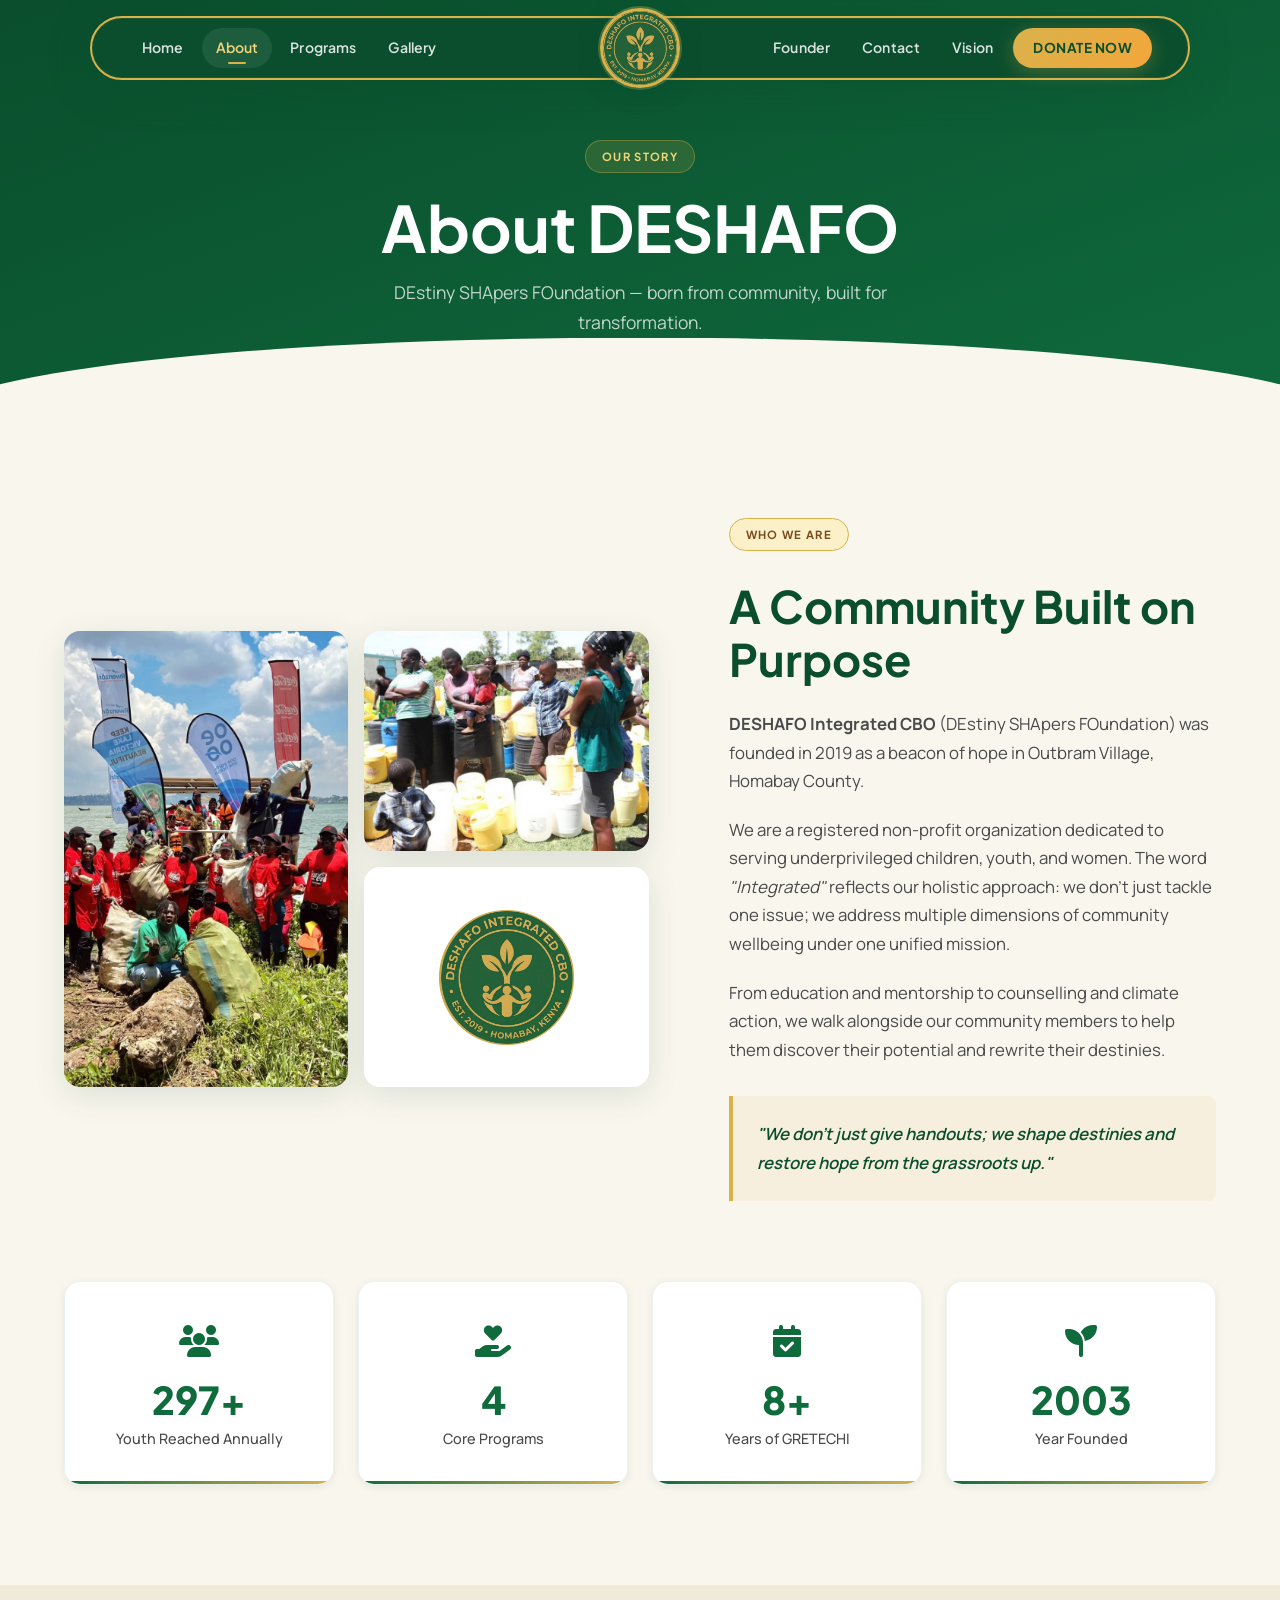
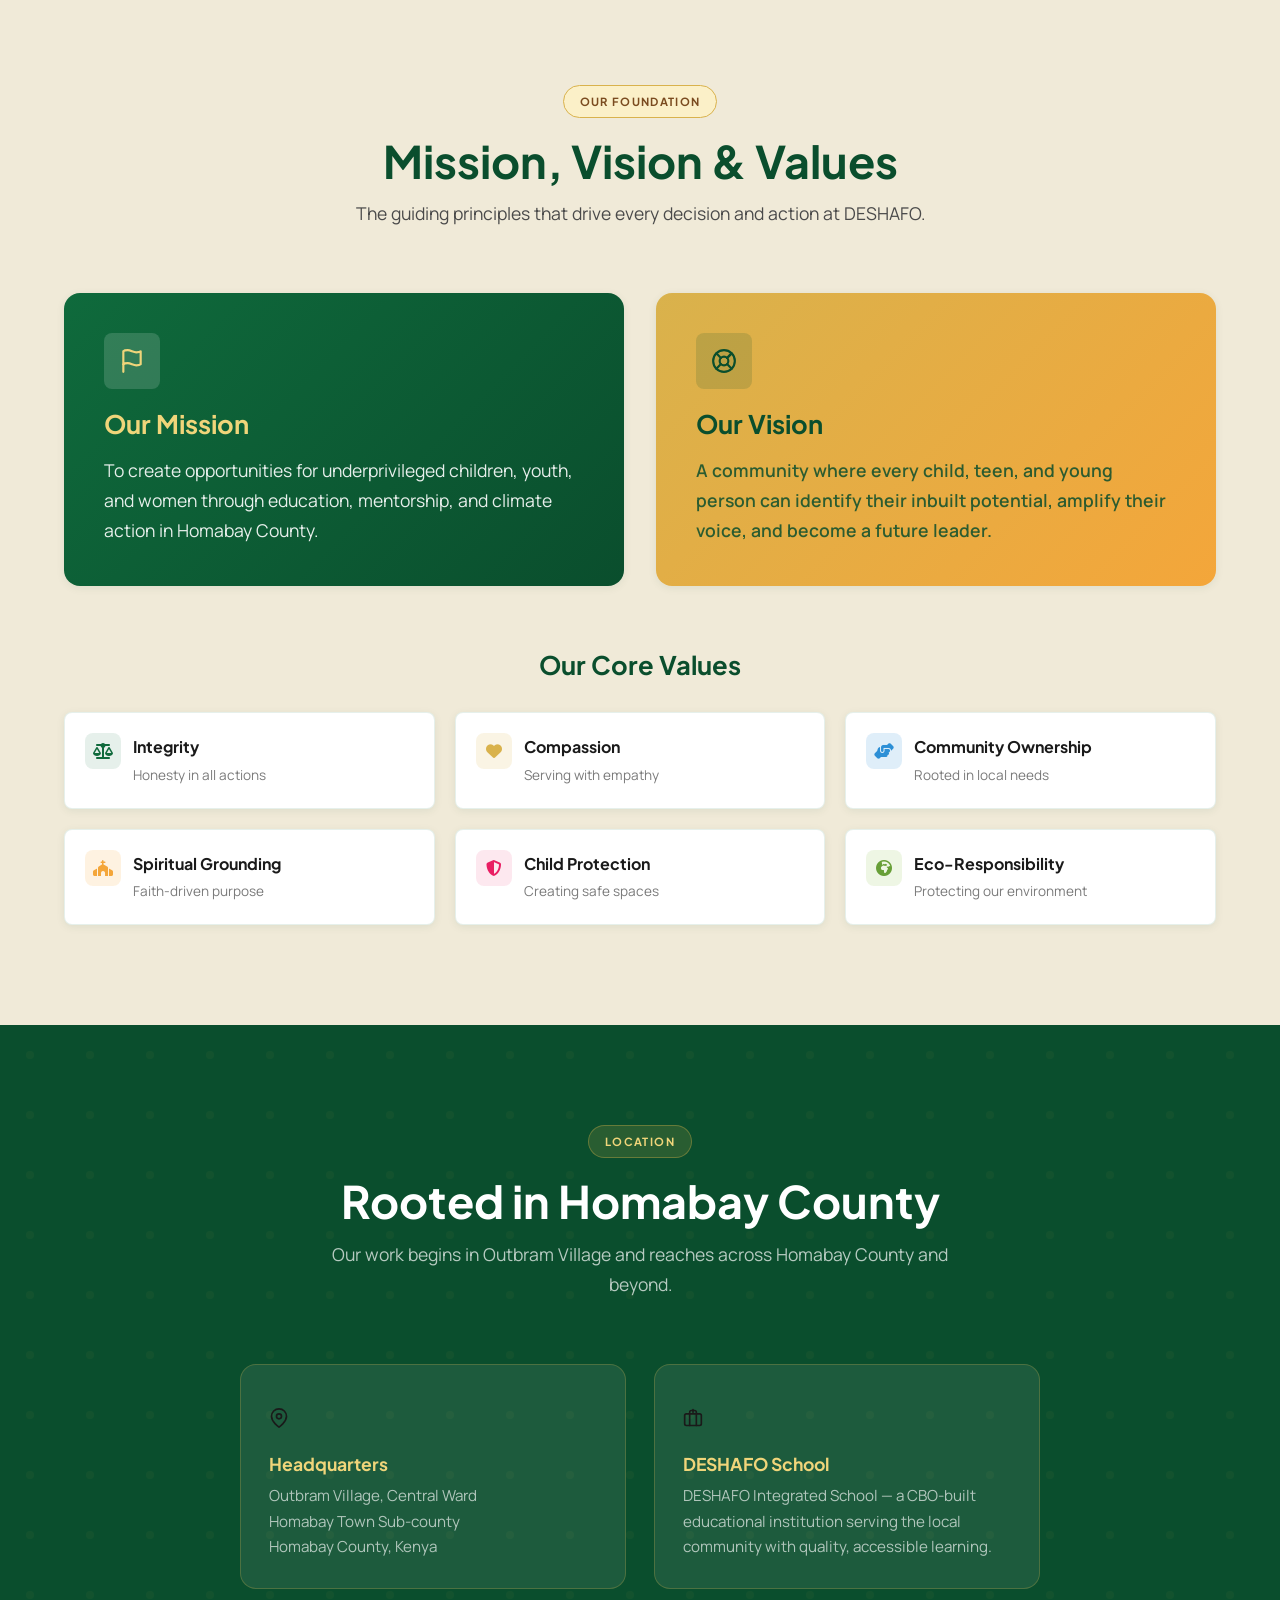
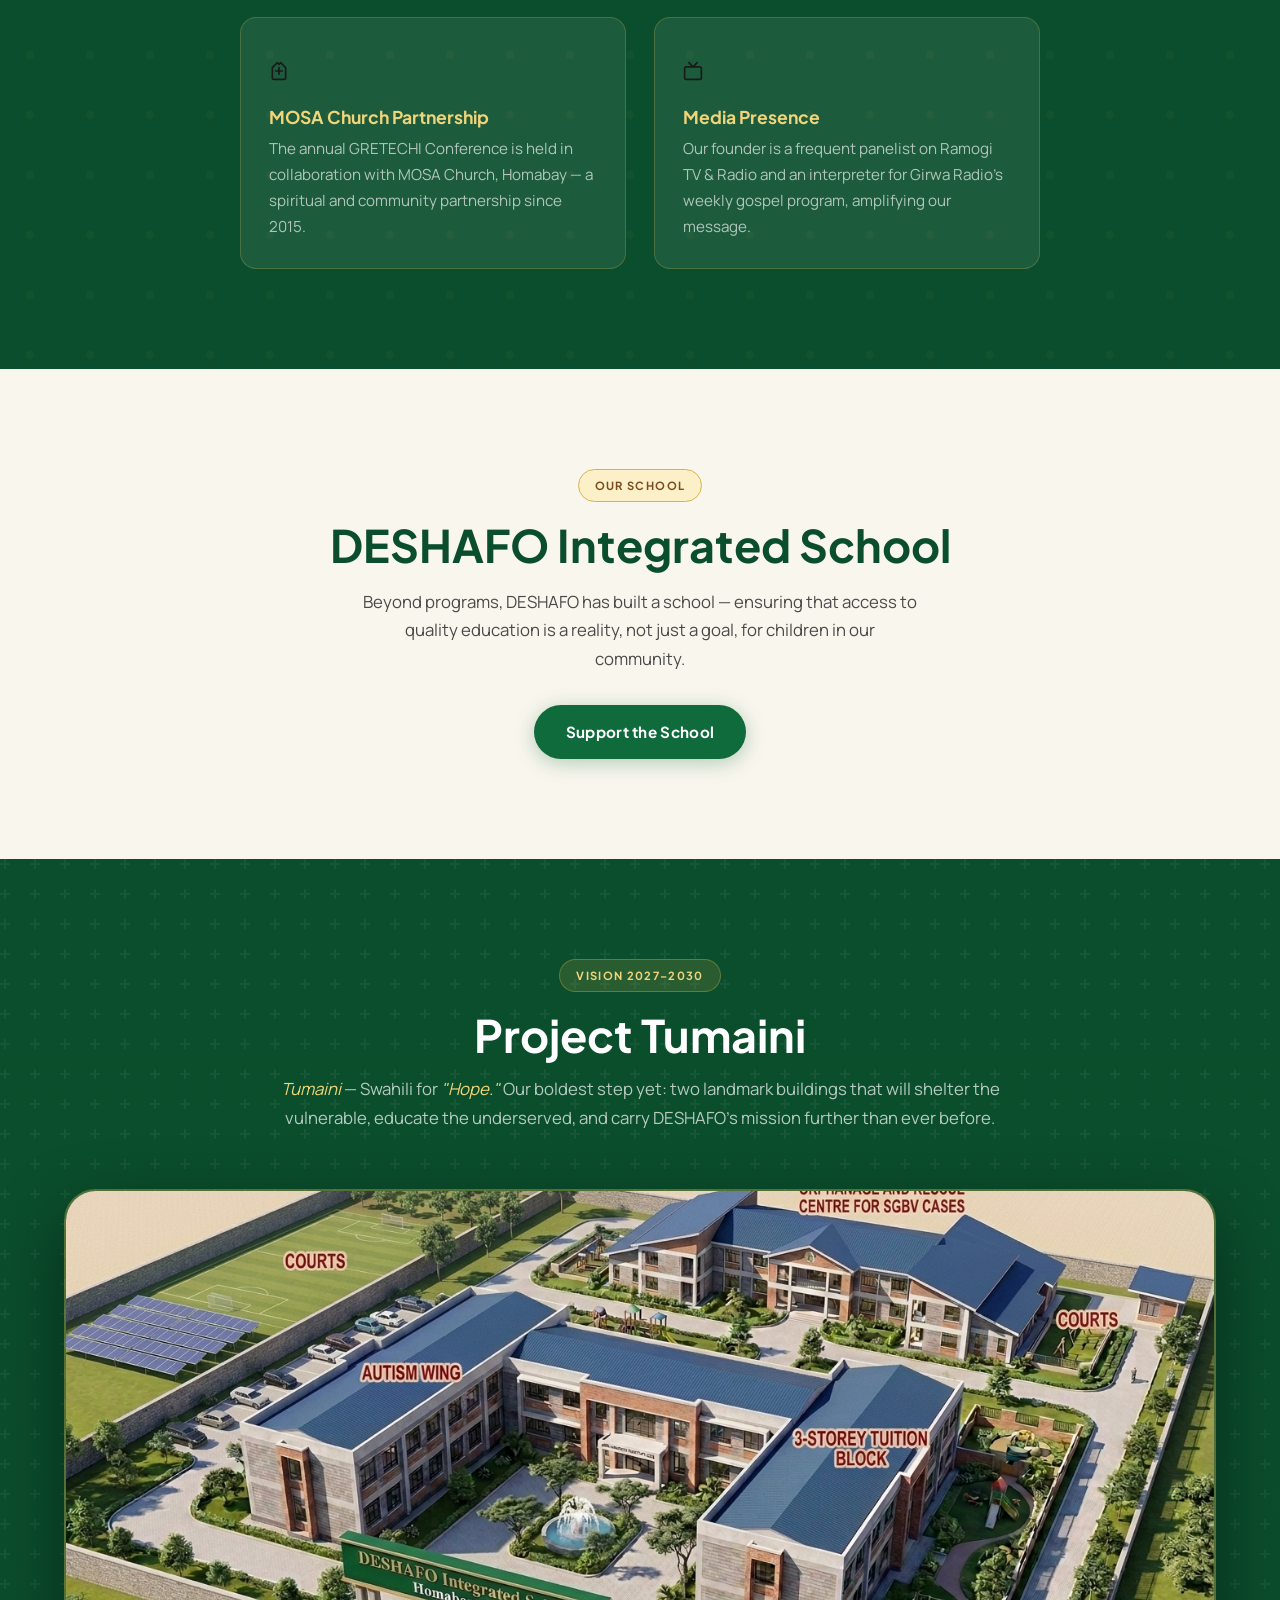
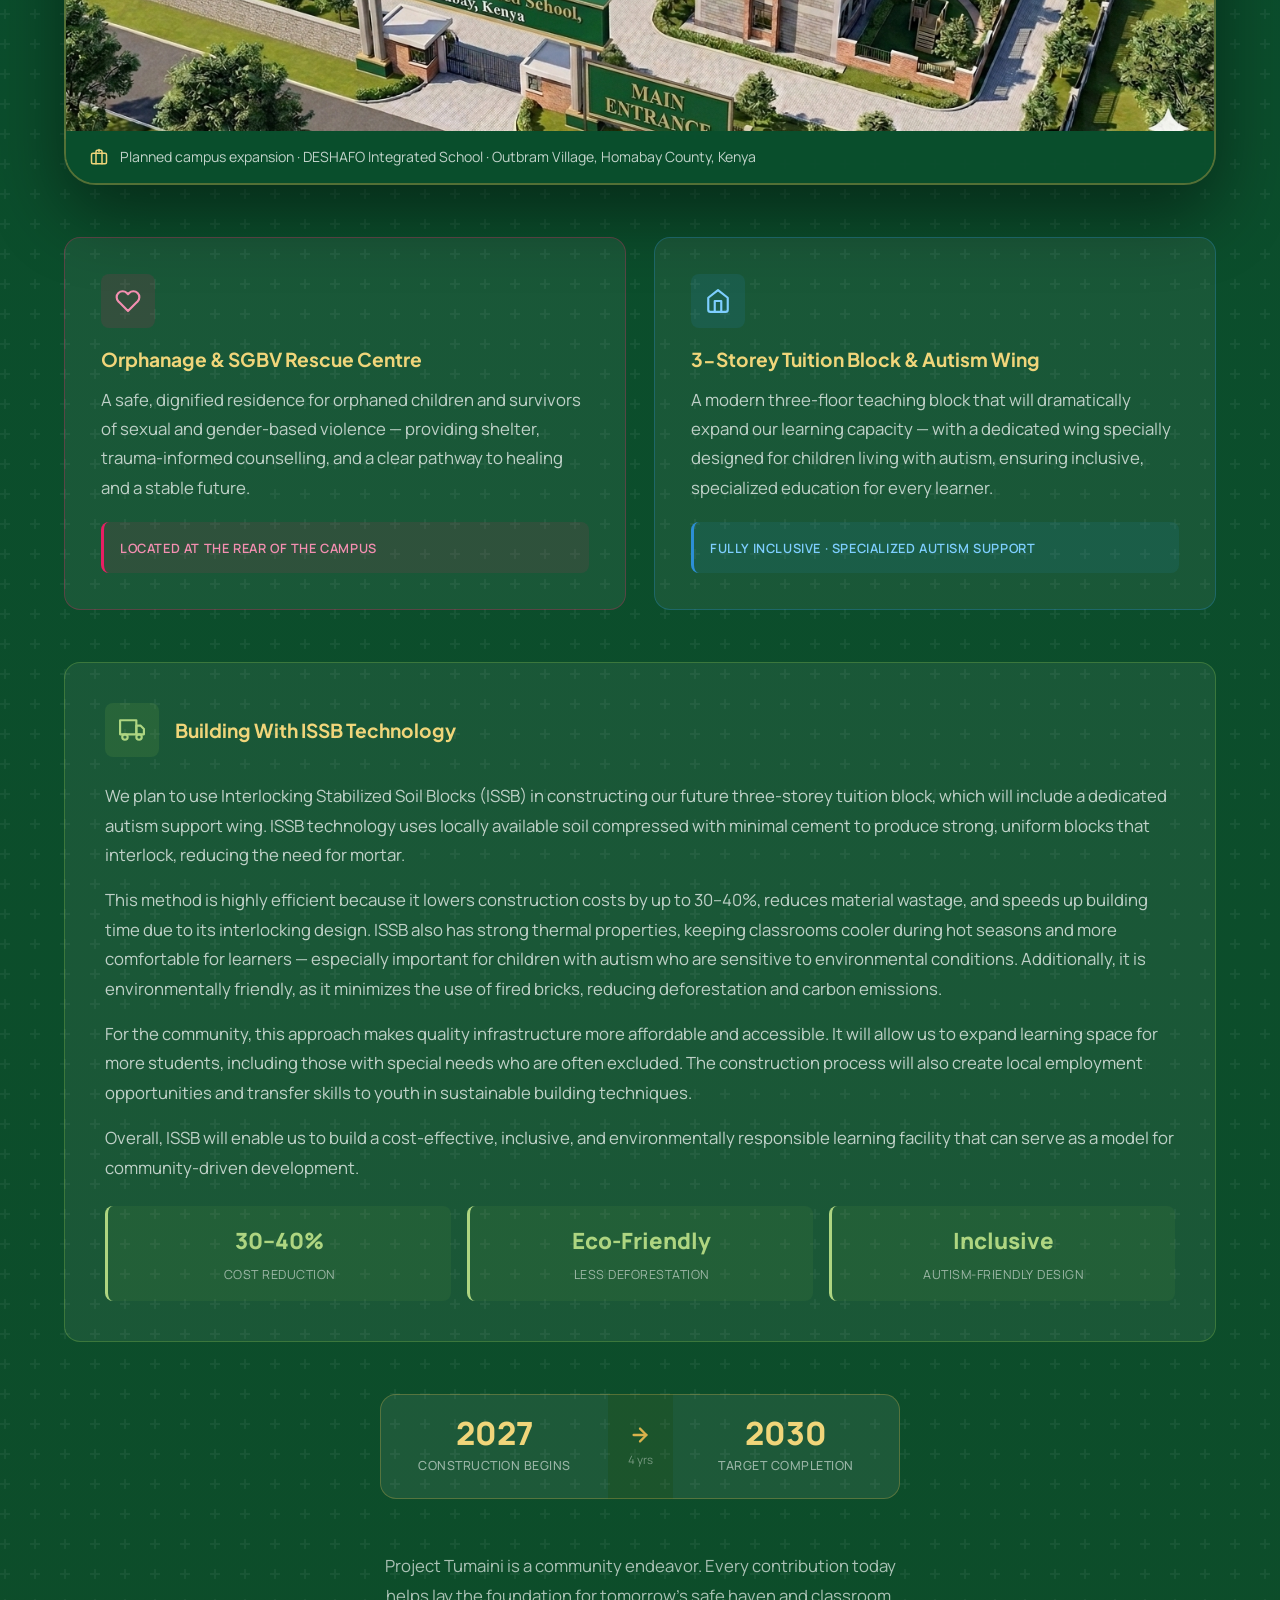
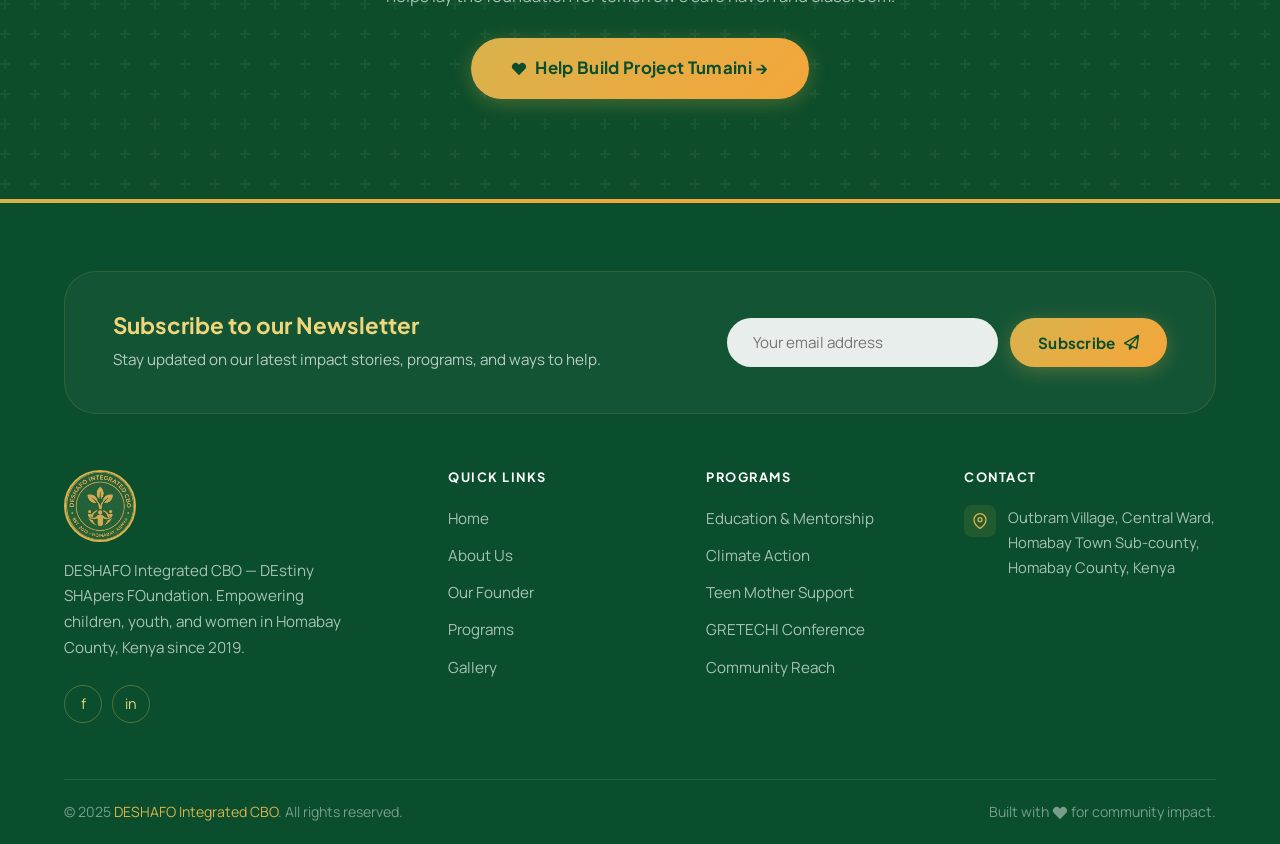
<file: about.html>
﻿<!DOCTYPE html>
<html lang="en">
<head>
  <meta charset="UTF-8" />
  <link rel="icon" type="image/png" href="assets/images/logo.png" />
  <meta name="viewport" content="width=device-width, initial-scale=1.0" />
  <title>About DESHAFO Integrated CBO | Homabay Community Nonprofit</title>
  <meta name="description" content="Learn about DESHAFO Integrated CBO, a Homa Bay County community organization founded in 2019 to support children, youth, teen mothers, women, and local families." />
  <meta name="robots" content="index, follow" />
  <meta name="author" content="DESHAFO Integrated CBO" />
  <meta name="theme-color" content="#0f6a3c" />
  <link rel="canonical" href="https://deshafo.org/about.html" />
  <link rel="apple-touch-icon" href="assets/images/logo.png" />
  <meta property="og:type" content="website" />
  <meta property="og:title" content="About DESHAFO Integrated CBO | Homabay Community Nonprofit" />
  <meta property="og:description" content="A community-rooted organization serving children, youth, teen mothers, women, and local families through education, mentorship, climate action, and care." />
  <meta property="og:url" content="https://deshafo.org/about.html" />
  <meta property="og:image" content="https://deshafo.org/assets/images/community2.jpeg" />
  <meta property="og:site_name" content="DESHAFO Integrated CBO" />
  <meta property="og:locale" content="en_KE" />
  <meta name="twitter:card" content="summary_large_image" />
  <meta name="twitter:title" content="About DESHAFO Integrated CBO" />
  <meta name="twitter:description" content="A Homa Bay County CBO supporting children, youth, teen mothers, women, and local families through education, mentorship, and climate action." />
  <meta name="twitter:image" content="https://deshafo.org/assets/images/community2.jpeg" />
  <link rel="preconnect" href="https://cdnjs.cloudflare.com" crossorigin />
  <link rel="dns-prefetch" href="https://cdnjs.cloudflare.com" />
  <script type="application/ld+json">
  {
    "@context": "https://schema.org",
    "@graph": [
      {
        "@type": "AboutPage",
        "@id": "https://deshafo.org/about.html#webpage",
        "url": "https://deshafo.org/about.html",
        "name": "About DESHAFO Integrated CBO",
        "description": "Learn about DESHAFO Integrated CBO, a Homa Bay County community organization founded in 2019 to support children, youth, teen mothers, women, and local families.",
        "inLanguage": "en",
        "primaryImageOfPage": "https://deshafo.org/assets/images/community2.jpeg",
        "about": { "@id": "https://deshafo.org/#organization" },
        "isPartOf": { "@id": "https://deshafo.org/#website" }
      },
      {
        "@type": "BreadcrumbList",
        "itemListElement": [
          { "@type": "ListItem", "position": 1, "name": "Home", "item": "https://deshafo.org/" },
          { "@type": "ListItem", "position": 2, "name": "About", "item": "https://deshafo.org/about.html" }
        ]
      }
    ]
  }
  </script>
  <link rel="stylesheet" href="css/style.css?v=20250425" />
  <link rel="stylesheet" href="https://cdnjs.cloudflare.com/ajax/libs/font-awesome/6.5.0/css/all.min.css" integrity="sha512-Avb2QiuDEEvB4bZJYdft2mNjVShBftLdPG8FJ0V7irTLQ8Uo0qcPxh4Plq7G5tGm0rU+1SPhVotteLpBERwTkw==" crossorigin="anonymous" referrerpolicy="no-referrer" />
  <style>
    /* Mobile responsive overrides */
    @media (max-width: 768px) {
      .about-grid {
        grid-template-columns: 1fr !important;
        gap: 40px !important;
      }
      .about-img-wrap {
        order: -1;
        max-width: 400px;
        margin: 0 auto;
      }
      .polaroid-strip {
        gap: 10px;
      }
      .polaroid {
        width: 48%;
        transform: rotate(0) !important;
      }
      .polaroid-1, .polaroid-2, .polaroid-3 {
        margin: 0;
      }
      .about-text {
        text-align: left;
      }
      [style*="display:grid;grid-template-columns:repeat(3,1fr)"] {
        grid-template-columns: 1fr !important;
        gap: 16px !important;
      }
      [style*="display:grid;grid-template-columns:repeat(2,1fr)"] {
        grid-template-columns: 1fr !important;
        gap: 20px !important;
      }
      .tumaini-timeline {
        flex-direction: column !important;
      }
      .tumaini-timeline > div:first-child {
        border-radius: var(--radius-md) var(--radius-md) 0 0 !important;
        border-right: 1.5px solid rgba(217,178,76,0.3) !important;
        border-bottom: none !important;
      }
      .tumaini-timeline > div:last-child {
        border-radius: 0 0 var(--radius-md) var(--radius-md) !important;
        border-left: 1.5px solid rgba(217,178,76,0.3) !important;
        border-top: none !important;
      }
      .mission-card {
        padding: 24px 20px;
      }
      p {
        line-height: 1.7;
      }
    }
  </style>
  <link rel="stylesheet" href="css/loader.css"/>
</head>
<body>
<!-- ═══════════════ LOGO LOADER ═══════════════ -->
<div id="page-loader" aria-label="Loading" role="status">
  <div class="ldr-orb ldr-orb--a"></div>
  <div class="ldr-orb ldr-orb--b"></div>
  <div class="ldr-orb ldr-orb--c"></div>
  <div class="ldr-stage">
    <div class="ldr-ripple ldr-ripple--1"></div>
    <div class="ldr-ripple ldr-ripple--2"></div>
    <div class="ldr-ripple ldr-ripple--3"></div>
    <div class="ldr-outer-ring"></div>
    <svg class="ldr-orbital" viewBox="0 0 200 200" xmlns="http://www.w3.org/2000/svg">
      <circle cx="100" cy="100" r="90" class="ldr-track"/>
      <circle cx="100" cy="100" r="90" class="ldr-comet--glow"/>
      <circle cx="100" cy="100" r="90" class="ldr-comet--arc"/>
      <circle cx="100" cy="100" r="90" class="ldr-comet--tip"/>
    </svg>
    <div class="ldr-logo-wrap">
      <img src="assets/images/logo.png" class="ldr-logo" alt="DESHAFO"/>
      <div class="ldr-logo-halo"></div>
      <div class="ldr-logo-shine"></div>
    </div>
  </div>
  <p class="ldr-tagline"><em>Shaping Destiny.</em>&nbsp; Restoring Hope.</p>
  <div class="ldr-dots"><span></span><span></span><span></span><span></span><span></span></div>
</div>
<!-- ══════════════ END LOADER ══════════════ -->

<!-- NAVBAR -->
<div class="navbar-wrapper">
  <nav class="navbar">
    <div class="nav-left">
      <a href="index.html">Home</a>
      <a href="about.html" class="active">About</a>
      <a href="programs.html">Programs</a>
      <a href="gallery.html">Gallery</a>
    </div>
    <div class="nav-logo"><a href="index.html"><img src="assets/images/logo.png" alt="DESHAFO" /></a></div>
    <div class="nav-right">
      <a href="founder.html">Founder</a>
      <a href="contact.html">Contact</a>
      <a href="#vision">Vision</a>
    </div>
    <div class="nav-auth">
      <a href="donations.html" class="btn btn-gold" style="padding:8px 20px;font-size:0.85rem;text-transform:uppercase;letter-spacing:0.5px;">Donate Now</a>
    </div>
    <div class="hamburger"><span></span><span></span><span></span></div>
  </nav>
</div>
<div class="mobile-nav">
  <img src="assets/images/logo.png" alt="DESHAFO" class="mobile-nav-logo" />
  <a href="index.html">Home</a><a href="about.html">About Us</a><a href="programs.html">Programs</a>
  <a href="gallery.html">Gallery</a><a href="donations.html">Donate</a><a href="contact.html">Contact</a>
  <a href="founder.html">Our Founder</a>
  <a href="#vision">Vision</a>
</div>

<!-- PAGE HEADER -->
<div class="page-header">
  <div class="container">
    <span class="badge">Our Story</span>
    <h1>About DESHAFO</h1>
    <p>DEstiny SHApers FOundation — born from community, built for transformation.</p>
  </div>
</div>

<!-- WHAT IS DESHAFO -->
<section class="section-pad" style="background:var(--ivory);">
  <div class="container">
    <div class="about-grid">
      <div class="about-images-wrap reveal">
        <div class="about-img-card large">
          <img src="assets/images/deshafoteens.jpeg" alt="Community Action" />
          <div class="img-overlay"><span class="img-tag">Community Action</span></div>
        </div>
        <div class="about-img-card">
          <img src="assets/images/community2.jpeg" alt="Water Project" />
          <div class="img-overlay"><span class="img-tag">Water Security</span></div>
        </div>
        <div class="about-img-card brand-logo" style="background:var(--white);display:flex;align-items:center;justify-content:center;">
          <img src="assets/images/logo.png" alt="DESHAFO Logo" style="width:70%;height:auto;object-fit:contain;" />
        </div>
      </div>
      <div class="about-text reveal reveal-delay-1">
        <span class="badge">Who We Are</span>
        <h2>A Community Built on Purpose</h2>
        <p><strong>DESHAFO Integrated CBO</strong> (DEstiny SHApers FOundation) was founded in 2019 as a beacon of hope in Outbram Village, Homabay County.</p>
        <p>We are a registered non-profit organization dedicated to serving underprivileged children, youth, and women. The word <em>"Integrated"</em> reflects our holistic approach: we don't just tackle one issue; we address multiple dimensions of community wellbeing under one unified mission.</p>
        <p>From education and mentorship to counselling and climate action, we walk alongside our community members to help them discover their potential and rewrite their destinies.</p>
        <div style="margin-top:32px;padding:24px;background:rgba(217,178,76,0.1);border-left:4px solid var(--gold);border-radius:0 var(--radius-sm) var(--radius-sm) 0;">
          <p style="margin:0;font-size:1.05rem;color:var(--green-deep);font-style:italic;font-weight:600;">"We don't just give handouts; we shape destinies and restore hope from the grassroots up."</p>
        </div>
      </div>
    </div>

    <!-- Impact Stats -->
    <div class="impact-grid reveal" style="margin-top: 80px;">
      <div class="impact-card" style="padding:32px 20px;">
        <div class="i-icon" style="color:var(--green);font-size:2rem;margin-bottom:12px;"><i class="fa-solid fa-users"></i></div>
        <div class="i-num count-up" data-target="300" data-suffix="+">300+</div>
        <div class="i-label">Youth Reached Annually</div>
      </div>
      <div class="impact-card" style="padding:32px 20px;">
        <div class="i-icon" style="color:var(--green);font-size:2rem;margin-bottom:12px;"><i class="fa-solid fa-hand-holding-heart"></i></div>
        <div class="i-num count-up" data-target="5" data-suffix="">5</div>
        <div class="i-label">Core Programs</div>
      </div>
      <div class="impact-card" style="padding:32px 20px;">
        <div class="i-icon" style="color:var(--green);font-size:2rem;margin-bottom:12px;"><i class="fa-solid fa-calendar-check"></i></div>
        <div class="i-num count-up" data-target="9" data-suffix="+">9+</div>
        <div class="i-label">Years of GRETECHI</div>
      </div>
      <div class="impact-card" style="padding:32px 20px;">
        <div class="i-icon" style="color:var(--green);font-size:2rem;margin-bottom:12px;"><i class="fa-solid fa-seedling"></i></div>
        <div class="i-num count-up" data-target="2019" data-suffix="">2019</div>
        <div class="i-label">Year Founded</div>
      </div>
    </div>
  </div>
</section>

<!-- MISSION, VISION, VALUES -->
<section class="section-pad" style="background:var(--ivory-dark);">
  <div class="container">
    <div class="section-header reveal">
      <span class="badge">Our Foundation</span>
      <h2>Mission, Vision &amp; Values</h2>
      <p>The guiding principles that drive every decision and action at DESHAFO.</p>
    </div>
    
    <!-- Mission & Vision (2 Columns) -->
     <div style="display:grid;grid-template-columns:repeat(2,1fr);gap:32px;margin-bottom:64px;">
       <div class="mission-card reveal reveal-delay-1" style="background:linear-gradient(135deg, var(--green) 0%, var(--green-deep) 100%);color:var(--white);border:none;padding:40px;">
         <div class="card-icon" style="background:rgba(255,255,255,0.15);color:var(--gold-light);"><svg xmlns="http://www.w3.org/2000/svg" width="28" height="28" viewBox="0 0 24 24" fill="none" stroke="currentColor" stroke-width="2" stroke-linecap="round" stroke-linejoin="round"><path d="M4 15s1-1 4-1 5 2 8 2 4-1 4-1V3s-1 1-4 1-5-2-8-2-4 1-4 1z"/><line x1="4" y1="22" x2="4" y2="15"/></svg></div>
         <h3 style="color:var(--gold-light);font-size:1.6rem;margin-bottom:16px;">Our Mission</h3>
         <p style="color:rgba(255,255,255,0.9);font-size:1.1rem;line-height:1.7;">To create opportunities for underprivileged children, youth, and women through education, mentorship, and climate action in Homabay County.</p>
       </div>
       <div class="mission-card reveal reveal-delay-2" style="background:linear-gradient(135deg, var(--gold) 0%, var(--orange) 100%);color:var(--green-deep);border:none;padding:40px;">
         <div class="card-icon" style="background:rgba(10,78,45,0.15);color:var(--green-deep);"><svg xmlns="http://www.w3.org/2000/svg" width="28" height="28" viewBox="0 0 24 24" fill="none" stroke="currentColor" stroke-width="2" stroke-linecap="round" stroke-linejoin="round"><circle cx="12" cy="12" r="10"/><circle cx="12" cy="12" r="4"/><line x1="4.93" y1="4.93" x2="9.17" y2="9.17"/><line x1="14.83" y1="14.83" x2="19.07" y2="19.07"/><line x1="14.83" y1="9.17" x2="19.07" y2="4.93"/><line x1="14.83" y1="9.17" x2="18.36" y2="5.64"/><line x1="4.93" y1="19.07" x2="9.17" y2="14.83"/></svg></div>
         <h3 style="color:var(--green-deep);font-size:1.6rem;margin-bottom:16px;">Our Vision</h3>
         <p style="color:rgba(10,78,45,0.85);font-size:1.1rem;font-weight:600;line-height:1.7;">A community where every child, teen, and young person can identify their inbuilt potential, amplify their voice, and become a future leader.</p>
       </div>
     </div>
     
     <!-- Core Values -->
     <h3 class="reveal" style="text-align:center;margin-bottom:32px;font-size:1.6rem;color:var(--green-deep);">Our Core Values</h3>
     <div style="display:grid;grid-template-columns:repeat(3,1fr);gap:20px;" class="reveal reveal-delay-3">
        <div class="about-value-item" style="padding:20px;">
          <div class="v-icon" style="background:rgba(15,106,60,0.1);color:var(--green);"><i class="fa-solid fa-scale-balanced"></i></div>
          <div><strong style="font-size:1rem;">Integrity</strong><span style="font-size:0.85rem;">Honesty in all actions</span></div>
        </div>
        <div class="about-value-item" style="padding:20px;">
          <div class="v-icon" style="background:rgba(217,178,76,0.15);color:var(--gold);"><i class="fa-solid fa-heart"></i></div>
          <div><strong style="font-size:1rem;">Compassion</strong><span style="font-size:0.85rem;">Serving with empathy</span></div>
        </div>
        <div class="about-value-item" style="padding:20px;">
          <div class="v-icon" style="background:rgba(44,143,214,0.15);color:var(--blue);"><i class="fa-solid fa-handshake-angle"></i></div>
          <div><strong style="font-size:1rem;">Community Ownership</strong><span style="font-size:0.85rem;">Rooted in local needs</span></div>
        </div>
        <div class="about-value-item" style="padding:20px;">
          <div class="v-icon" style="background:rgba(244,166,58,0.15);color:var(--orange);"><i class="fa-solid fa-church"></i></div>
          <div><strong style="font-size:1rem;">Spiritual Grounding</strong><span style="font-size:0.85rem;">Faith-driven purpose</span></div>
        </div>
        <div class="about-value-item" style="padding:20px;">
          <div class="v-icon" style="background:rgba(233,30,99,0.1);color:#e91e63;"><i class="fa-solid fa-shield-halved"></i></div>
          <div><strong style="font-size:1rem;">Child Protection</strong><span style="font-size:0.85rem;">Creating safe spaces</span></div>
        </div>
        <div class="about-value-item" style="padding:20px;">
          <div class="v-icon" style="background:rgba(139,195,74,0.15);color:#689f38;"><i class="fa-solid fa-earth-africa"></i></div>
          <div><strong style="font-size:1rem;">Eco-Responsibility</strong><span style="font-size:0.85rem;">Protecting our environment</span></div>
        </div>
     </div>
  </div>
</section>

<!-- WHERE WE OPERATE -->
<section class="section-pad founder-section">
  <div class="container" style="position:relative;z-index:1;">
    <div class="section-header reveal" style="text-align:center;max-width:640px;margin:0 auto 64px;">
      <span class="badge" style="background:rgba(217,178,76,0.15);color:var(--gold-light);border-color:rgba(217,178,76,0.35);">Location</span>
      <h2 style="color:var(--white);">Rooted in Homabay County</h2>
      <p style="color:rgba(255,255,255,0.7);">Our work begins in Outbram Village and reaches across Homabay County and beyond.</p>
    </div>
    <div style="display:grid;grid-template-columns:repeat(2,1fr);gap:28px;max-width:800px;margin:0 auto;">
      <div style="background:rgba(255,255,255,0.08);border:1.5px solid rgba(217,178,76,0.25);border-radius:var(--radius-md);padding:28px;" class="reveal reveal-delay-1">
        <div style="font-size:1.8rem;margin-bottom:12px;"><svg xmlns="http://www.w3.org/2000/svg" width="20" height="20" viewBox="0 0 24 24" fill="none" stroke="currentColor" stroke-width="2" stroke-linecap="round" stroke-linejoin="round"><path d="M21 10c0 7-9 13-9 13s-9-6-9-13a9 9 0 0 1 18 0z"/><circle cx="12" cy="10" r="3"/></svg></div>
        <h4 style="color:var(--gold-light);margin-bottom:8px;">Headquarters</h4>
        <p style="color:rgba(255,255,255,0.65);font-size:0.95rem;">Outbram Village, Central Ward<br/>Homabay Town Sub-county<br/>Homabay County, Kenya</p>
      </div>
      <div style="background:rgba(255,255,255,0.08);border:1.5px solid rgba(217,178,76,0.25);border-radius:var(--radius-md);padding:28px;" class="reveal reveal-delay-2">
        <div style="font-size:1.8rem;margin-bottom:12px;"><svg xmlns="http://www.w3.org/2000/svg" width="20" height="20" viewBox="0 0 24 24" fill="none" stroke="currentColor" stroke-width="2" stroke-linecap="round" stroke-linejoin="round"><rect x="2" y="7" width="20" height="14" rx="2"/><path d="M16 21V5a2 2 0 0 0-2-2h-4a2 2 0 0 0-2 2v16"/><path d="M12 2v3"/></svg></div>
        <h4 style="color:var(--gold-light);margin-bottom:8px;">DESHAFO School</h4>
        <p style="color:rgba(255,255,255,0.65);font-size:0.95rem;">DESHAFO Integrated School — a CBO-built educational institution serving the local community with quality, accessible learning.</p>
      </div>
      <div style="background:rgba(255,255,255,0.08);border:1.5px solid rgba(217,178,76,0.25);border-radius:var(--radius-md);padding:28px;" class="reveal reveal-delay-3">
        <div style="font-size:1.8rem;margin-bottom:12px;"><svg xmlns="http://www.w3.org/2000/svg" width="20" height="20" viewBox="0 0 24 24" fill="none" stroke="currentColor" stroke-width="2" stroke-linecap="round" stroke-linejoin="round"><path d="M18 22H6a2 2 0 0 1-2-2V8l6-6 2 2 2-2 6 6v12a2 2 0 0 1-2 2z"/><path d="M12 8v8"/><path d="M8 12h8"/></svg></div>
        <h4 style="color:var(--gold-light);margin-bottom:8px;">MOSA Church Partnership</h4>
        <p style="color:rgba(255,255,255,0.65);font-size:0.95rem;">The annual GRETECHI Conference is held in collaboration with MOSA Church, Homabay — a spiritual and community partnership since 2015.</p>
      </div>
      <div style="background:rgba(255,255,255,0.08);border:1.5px solid rgba(217,178,76,0.25);border-radius:var(--radius-md);padding:28px;" class="reveal reveal-delay-4">
        <div style="font-size:1.8rem;margin-bottom:12px;"><svg xmlns="http://www.w3.org/2000/svg" width="20" height="20" viewBox="0 0 24 24" fill="none" stroke="currentColor" stroke-width="2" stroke-linecap="round" stroke-linejoin="round"><rect x="2" y="7" width="20" height="15" rx="2" ry="2"/><polyline points="17 2 12 7 7 2"/></svg></div>
        <h4 style="color:var(--gold-light);margin-bottom:8px;">Media Presence</h4>
        <p style="color:rgba(255,255,255,0.65);font-size:0.95rem;">Our founder is a frequent panelist on Ramogi TV &amp; Radio and an interpreter for Girwa Radio's weekly gospel program, amplifying our message.</p>
      </div>
    </div>
  </div>
</section>

<!-- DESHAFO SCHOOL CTA -->
<section class="section-pad" style="background:var(--ivory);">
  <div class="container" style="text-align:center;">
    <div class="reveal">
      <span class="badge">Our School</span>
      <h2>DESHAFO Integrated School</h2>
      <p style="max-width:560px;margin:16px auto 32px;">Beyond programs, DESHAFO has built a school — ensuring that access to quality education is a reality, not just a goal, for children in our community.</p>
      <a href="donations.html" class="btn btn-primary">Support the School</a>
    </div>
  </div>
</section>


<!-- PROJECT TUMAINI 2030 -->
<section  id="vision" class="section-pad" style="background:linear-gradient(180deg,var(--green-deep) 0%,#0d4d2a 100%);position:relative;overflow:hidden;">
  <div style="position:absolute;top:0;left:0;width:100%;height:100%;opacity:0.05;background:url('data:image/svg+xml,%3Csvg width=\'60\' height=\'60\' viewBox=\'0 0 60 60\' xmlns=\'http://www.w3.org/2000/svg\'%3E%3Cg fill=\'none\' fill-rule=\'evenodd\'%3E%3Cg fill=\'%23ffffff\' fill-opacity=\'1\'%3E%3Cpath d=\'M36 34v-4h-2v4h-4v2h4v4h2v-4h4v-2h-4zm0-30V0h-2v4h-4v2h4v4h2V6h4V4h-4zM6 34v-4H4v4H0v2h4v4h2v-4h4v-2H6zM6 4V0H4v4H0v2h4v4h2V6h4V4H6z\'/%3E%3C/g%3E%3C/g%3E%3C/svg%3E');pointer-events:none;"></div>

  <div class="container"  style="position:relative;z-index:1;">

    <!-- Section Header -->
    <div class="section-header reveal" style="text-align:center;max-width:720px;margin:0 auto 56px;">
      <span class="badge" style="background:rgba(217,178,76,0.15);color:var(--gold-light);border-color:rgba(217,178,76,0.35);">Vision 2027–2030</span>
      <h2 style="color:var(--white);">Project Tumaini</h2>
      <p style="color:rgba(255,255,255,0.7);font-size:1.05rem;line-height:1.75;"><em style="color:var(--gold-light);">Tumaini</em> — Swahili for <em style="color:var(--gold-light);">"Hope."</em> Our boldest step yet: two landmark buildings that will shelter the vulnerable, educate the underserved, and carry DESHAFO's mission further than ever before.</p>
    </div>

    <!-- Project Image -->
    <div class="reveal" style="border-radius:var(--radius-lg);overflow:hidden;border:2px solid rgba(217,178,76,0.35);margin-bottom:52px;box-shadow:0 28px 72px rgba(0,0,0,0.45);">
      <img src="assets/images/project.png" alt="Project Tumaini — Planned campus expansion for DESHAFO Integrated School, Homabay" style="width:100%;display:block;max-height:540px;object-fit:cover;" loading="lazy" />
      <div style="background:rgba(10,78,45,0.95);padding:14px 24px;display:flex;align-items:center;gap:12px;">
        <svg xmlns="http://www.w3.org/2000/svg" width="18" height="18" viewBox="0 0 24 24" fill="none" stroke="var(--gold-light)" stroke-width="2" stroke-linecap="round" stroke-linejoin="round" style="flex-shrink:0;"><rect x="2" y="7" width="20" height="14" rx="2"/><path d="M16 21V5a2 2 0 0 0-2-2h-4a2 2 0 0 0-2 2v16"/><path d="M12 2v3"/></svg>
        <span style="color:rgba(255,255,255,0.75);font-size:0.88rem;">Planned campus expansion · DESHAFO Integrated School · Outbram Village, Homabay County, Kenya</span>
      </div>
    </div>

    <!-- Two Building Cards -->
    <div style="display:grid;grid-template-columns:repeat(2,1fr);gap:28px;margin-bottom:52px;">

      <!-- Card 1: Orphanage & SGBV Rescue Centre -->
      <div class="reveal reveal-delay-1" style="background:rgba(255,255,255,0.06);border:1.5px solid rgba(233,30,99,0.3);border-radius:var(--radius-md);padding:36px;">
        <div style="width:54px;height:54px;background:rgba(233,30,99,0.12);border-radius:var(--radius-sm);display:flex;align-items:center;justify-content:center;margin-bottom:20px;">
          <svg xmlns="http://www.w3.org/2000/svg" width="26" height="26" viewBox="0 0 24 24" fill="none" stroke="#f48fb1" stroke-width="2" stroke-linecap="round" stroke-linejoin="round"><path d="M20.84 4.61a5.5 5.5 0 0 0-7.78 0L12 5.67l-1.06-1.06a5.5 5.5 0 0 0-7.78 7.78l1.06 1.06L12 21.23l7.78-7.78 1.06-1.06a5.5 5.5 0 0 0 0-7.78z"/></svg>
        </div>
        <h3 style="color:var(--gold-light);font-size:1.2rem;margin-bottom:14px;">Orphanage &amp; SGBV Rescue Centre</h3>
        <p style="color:rgba(255,255,255,0.72);line-height:1.75;margin-bottom:20px;">A safe, dignified residence for orphaned children and survivors of sexual and gender-based violence — providing shelter, trauma-informed counselling, and a clear pathway to healing and a stable future.</p>
        <div style="padding:12px 16px;background:rgba(233,30,99,0.1);border-radius:var(--radius-sm);border-left:3px solid #e91e63;">
          <span style="font-size:0.8rem;color:#f48fb1;font-weight:600;text-transform:uppercase;letter-spacing:0.6px;">Located at the rear of the campus</span>
        </div>
      </div>

      <!-- Card 2: 3-Storey Tuition Block & Autism Wing -->
      <div class="reveal reveal-delay-2" style="background:rgba(255,255,255,0.06);border:1.5px solid rgba(44,143,214,0.3);border-radius:var(--radius-md);padding:36px;">
        <div style="width:54px;height:54px;background:rgba(44,143,214,0.12);border-radius:var(--radius-sm);display:flex;align-items:center;justify-content:center;margin-bottom:20px;">
          <svg xmlns="http://www.w3.org/2000/svg" width="26" height="26" viewBox="0 0 24 24" fill="none" stroke="#7ecfff" stroke-width="2" stroke-linecap="round" stroke-linejoin="round"><path d="M3 9l9-7 9 7v11a2 2 0 0 1-2 2H5a2 2 0 0 1-2-2z"/><polyline points="9 22 9 12 15 12 15 22"/></svg>
        </div>
        <h3 style="color:var(--gold-light);font-size:1.2rem;margin-bottom:14px;">3-Storey Tuition Block &amp; Autism Wing</h3>
        <p style="color:rgba(255,255,255,0.72);line-height:1.75;margin-bottom:20px;">A modern three-floor teaching block that will dramatically expand our learning capacity — with a dedicated wing specially designed for children living with autism, ensuring inclusive, specialized education for every learner.</p>
        <div style="padding:12px 16px;background:rgba(44,143,214,0.1);border-radius:var(--radius-sm);border-left:3px solid var(--blue);">
          <span style="font-size:0.8rem;color:#7ecfff;font-weight:600;text-transform:uppercase;letter-spacing:0.6px;">Fully inclusive · Specialized autism support</span>
        </div>
      </div>
    </div>

    <!-- ISSB Construction Technology -->
    <div class="reveal" style="background:rgba(255,255,255,0.06);border:1.5px solid rgba(139,195,74,0.3);border-radius:var(--radius-md);padding:40px;margin-bottom:52px;">
      <div style="display:flex;align-items:center;gap:16px;margin-bottom:24px;">
        <div style="width:54px;height:54px;background:rgba(139,195,74,0.12);border-radius:var(--radius-sm);display:flex;align-items:center;justify-content:center;flex-shrink:0;">
          <svg xmlns="http://www.w3.org/2000/svg" width="26" height="26" viewBox="0 0 24 24" fill="none" stroke="#aed581" stroke-width="2" stroke-linecap="round" stroke-linejoin="round"><rect x="1" y="3" width="15" height="13"/><polygon points="16 8 20 8 23 11 23 16 16 16 16 8"/><circle cx="5.5" cy="18.5" r="2.5"/><circle cx="18.5" cy="18.5" r="2.5"/></svg>
        </div>
        <h3 style="color:var(--gold-light);font-size:1.2rem;margin:0;">Building With ISSB Technology</h3>
      </div>
      <p style="color:rgba(255,255,255,0.72);line-height:1.75;margin-bottom:16px;">We plan to use Interlocking Stabilized Soil Blocks (ISSB) in constructing our future three-storey tuition block, which will include a dedicated autism support wing. ISSB technology uses locally available soil compressed with minimal cement to produce strong, uniform blocks that interlock, reducing the need for mortar.</p>
      <p style="color:rgba(255,255,255,0.72);line-height:1.75;margin-bottom:16px;">This method is highly efficient because it lowers construction costs by up to 30–40%, reduces material wastage, and speeds up building time due to its interlocking design. ISSB also has strong thermal properties, keeping classrooms cooler during hot seasons and more comfortable for learners — especially important for children with autism who are sensitive to environmental conditions. Additionally, it is environmentally friendly, as it minimizes the use of fired bricks, reducing deforestation and carbon emissions.</p>
      <p style="color:rgba(255,255,255,0.72);line-height:1.75;margin-bottom:16px;">For the community, this approach makes quality infrastructure more affordable and accessible. It will allow us to expand learning space for more students, including those with special needs who are often excluded. The construction process will also create local employment opportunities and transfer skills to youth in sustainable building techniques.</p>
      <p style="color:rgba(255,255,255,0.72);line-height:1.75;margin-bottom:24px;">Overall, ISSB will enable us to build a cost-effective, inclusive, and environmentally responsible learning facility that can serve as a model for community-driven development.</p>
      <div style="display:grid;grid-template-columns:repeat(3,1fr);gap:16px;">
        <div style="padding:16px;background:rgba(139,195,74,0.08);border-radius:var(--radius-sm);border-left:3px solid #aed581;text-align:center;">
          <div style="font-size:1.4rem;font-weight:800;color:#aed581;">30–40%</div>
          <div style="font-size:0.78rem;color:rgba(255,255,255,0.55);margin-top:4px;text-transform:uppercase;letter-spacing:0.5px;">Cost Reduction</div>
        </div>
        <div style="padding:16px;background:rgba(139,195,74,0.08);border-radius:var(--radius-sm);border-left:3px solid #aed581;text-align:center;">
          <div style="font-size:1.4rem;font-weight:800;color:#aed581;">Eco-Friendly</div>
          <div style="font-size:0.78rem;color:rgba(255,255,255,0.55);margin-top:4px;text-transform:uppercase;letter-spacing:0.5px;">Less Deforestation</div>
        </div>
        <div style="padding:16px;background:rgba(139,195,74,0.08);border-radius:var(--radius-sm);border-left:3px solid #aed581;text-align:center;">
          <div style="font-size:1.4rem;font-weight:800;color:#aed581;">Inclusive</div>
          <div style="font-size:0.78rem;color:rgba(255,255,255,0.55);margin-top:4px;text-transform:uppercase;letter-spacing:0.5px;">Autism-Friendly Design</div>
        </div>
      </div>
    </div>

    <!-- Timeline bar -->
    <div class="reveal" style="display:flex;justify-content:center;align-items:stretch;margin-bottom:52px;max-width:520px;margin-left:auto;margin-right:auto;">
      <div style="flex:1;text-align:center;padding:22px 28px;background:rgba(255,255,255,0.07);border:1.5px solid rgba(217,178,76,0.3);border-right:none;border-radius:var(--radius-md) 0 0 var(--radius-md);">
        <div style="font-size:2rem;font-weight:800;color:var(--gold-light);line-height:1;">2027</div>
        <div style="font-size:0.78rem;color:rgba(255,255,255,0.55);margin-top:6px;font-weight:500;text-transform:uppercase;letter-spacing:0.5px;">Construction Begins</div>
      </div>
      <div style="display:flex;flex-direction:column;align-items:center;justify-content:center;padding:22px 20px;background:rgba(217,178,76,0.07);border-top:1.5px solid rgba(217,178,76,0.3);border-bottom:1.5px solid rgba(217,178,76,0.3);">
        <svg xmlns="http://www.w3.org/2000/svg" width="22" height="22" viewBox="0 0 24 24" fill="none" stroke="var(--gold)" stroke-width="2.5" stroke-linecap="round" stroke-linejoin="round"><line x1="5" y1="12" x2="19" y2="12"/><polyline points="12 5 19 12 12 19"/></svg>
        <div style="font-size:0.72rem;color:rgba(255,255,255,0.4);margin-top:4px;">4 yrs</div>
      </div>
      <div style="flex:1;text-align:center;padding:22px 28px;background:rgba(255,255,255,0.07);border:1.5px solid rgba(217,178,76,0.3);border-left:none;border-radius:0 var(--radius-md) var(--radius-md) 0;">
        <div style="font-size:2rem;font-weight:800;color:var(--gold-light);line-height:1;">2030</div>
        <div style="font-size:0.78rem;color:rgba(255,255,255,0.55);margin-top:6px;font-weight:500;text-transform:uppercase;letter-spacing:0.5px;">Target Completion</div>
      </div>
    </div>

    <!-- Construction Has Begun -->
    <!-- VIDEO BLOCK COMMENTED OUT
    <div class="reveal" style="margin-bottom:52px;">
      <div style="text-align:center;max-width:680px;margin:0 auto 28px;">
        <span class="badge" style="background:rgba(217,178,76,0.15);color:var(--gold-light);border-color:rgba(217,178,76,0.35);">Construction Has Begun</span>
        <h3 style="color:var(--white);font-size:1.5rem;margin:14px 0 12px;">Building Block by Block</h3>
        <p style="color:rgba(255,255,255,0.7);line-height:1.75;">The first ISSB (Interlocking Stabilized Soil Blocks) for Project Tumaini are being produced on-site by our community enterprise — sustainable, locally-made, and a livelihood for Homabay youth and women.</p>
      </div>
      <div style="border-radius:var(--radius-lg);overflow:hidden;border:2px solid rgba(217,178,76,0.35);box-shadow:0 28px 72px rgba(0,0,0,0.45);">
        <video src="assets/images/issb.mp4" controls muted playsinline preload="metadata" style="width:100%;display:block;max-height:540px;object-fit:cover;background:#000;"></video>
        <div style="background:rgba(10,78,45,0.95);padding:14px 24px;display:flex;align-items:center;gap:12px;">
          <svg xmlns="http://www.w3.org/2000/svg" width="18" height="18" viewBox="0 0 24 24" fill="none" stroke="var(--gold-light)" stroke-width="2" stroke-linecap="round" stroke-linejoin="round" style="flex-shrink:0;"><path d="M3 21h18"/><path d="M5 21V7l8-4v18"/><path d="M19 21V11l-6-4"/></svg>
          <span style="color:rgba(255,255,255,0.75);font-size:0.88rem;">The CBO members in the process of making the ISSB for the first household.</span>
        </div>
      </div>
    </div>
    -->

    <!-- CTA -->
    <div class="reveal" style="text-align:center;">
      <p style="color:rgba(255,255,255,0.65);max-width:520px;margin:0 auto 28px;line-height:1.75;">Project Tumaini is a community endeavor. Every contribution today helps lay the foundation for tomorrow's safe haven and classroom.</p>
      <a href="donations.html" class="btn btn-gold" style="font-size:1.05rem;padding:16px 40px;">
        <svg xmlns="http://www.w3.org/2000/svg" width="16" height="16" viewBox="0 0 24 24" fill="currentColor" stroke="none" style="flex-shrink:0;"><path d="M20.84 4.61a5.5 5.5 0 0 0-7.78 0L12 5.67l-1.06-1.06a5.5 5.5 0 0 0-7.78 7.78l1.06 1.06L12 21.23l7.78-7.78 1.06-1.06a5.5 5.5 0 0 0 0-7.78z"/></svg>
        Help Build Project Tumaini →
      </a>
    </div>

  </div>
</section>

<!-- FOOTER -->
<footer>
  <div class="container">
    <div class="footer-newsletter reveal">
      <div class="footer-newsletter-text">
        <h3>Subscribe to our Newsletter</h3>
        <p>Stay updated on our latest impact stories, programs, and ways to help.</p>
      </div>
      <form action="https://formsubmit.co/deshafointergrated@gmail.com" method="POST" class="footer-newsletter-form">
        <input type="hidden" name="_subject" value="New Newsletter Subscriber!">
        <input type="text" name="_honey" style="display:none">
        <input type="email" name="email" placeholder="Your email address" required />
        <button type="submit" class="btn btn-gold" style="border-radius: var(--radius-pill); padding: 12px 28px;">Subscribe <i class="fa-regular fa-paper-plane"></i></button>
      </form>
    </div>
    <div class="footer-grid">
      <div class="footer-brand">
        <img src="assets/images/logo.png" alt="DESHAFO" style="width:72px;border-radius:50%;border:2px solid var(--gold);" />
        <p>DESHAFO Integrated CBO — DEstiny SHApers FOundation. Empowering children, youth, and women in Homabay County, Kenya since 2019.</p>
        <div class="social-links">
          <a href="https://www.facebook.com/iddyrolex" target="_blank">f</a>
          <a href="https://www.linkedin.com/in/rolex-ong-ute" target="_blank">in</a>
        </div>
      </div>
      <div class="footer-col"><h4>Quick Links</h4><ul><li><a href="index.html">Home</a></li><li><a href="about.html">About Us</a></li><li><a href="founder.html">Our Founder</a></li><li><a href="programs.html">Programs</a></li><li><a href="gallery.html">Gallery</a></li></ul></div>
       <div class="footer-col"><h4>Programs</h4><ul><li><a href="programs.html">Education &amp; Mentorship</a></li><li><a href="programs.html">Climate Action</a></li><li><a href="programs.html">Teen Mother Support</a></li><li><a href="programs.html">GRETECHI Conference</a></li><li><a href="programs.html">Community Reach</a></li></ul></div>
      <div class="footer-col"><h4>Contact</h4><div class="footer-contact-item"><div class="icon"><svg xmlns="http://www.w3.org/2000/svg" width="16" height="16" viewBox="0 0 24 24" fill="none" stroke="currentColor" stroke-width="2" stroke-linecap="round" stroke-linejoin="round"><path d="M21 10c0 7-9 13-9 13s-9-6-9-13a9 9 0 0 1 18 0z"/><circle cx="12" cy="10" r="3"/></svg></div><p>Outbram Village, Central Ward, Homabay Town Sub-county, Homabay County, Kenya</p></div></div>
    </div>
    <div class="footer-bottom">
      <p>© 2025 <span>DESHAFO Integrated CBO</span>. All rights reserved.</p>
      <p>Built with <svg xmlns="http://www.w3.org/2000/svg" width="16" height="16" viewBox="0 0 24 24" fill="currentColor" stroke="none" style="flex-shrink:0;vertical-align:middle;"><path d="M20.84 4.61a5.5 5.5 0 0 0-7.78 0L12 5.67l-1.06-1.06a5.5 5.5 0 0 0-7.78 7.78l1.06 1.06L12 21.23l7.78-7.78 1.06-1.06a5.5 5.5 0 0 0 0-7.78z"/></svg> for community impact.</p>
    </div>
  </div>
</footer>
<script src="js/main.js"></script>
<script>
  (function(){
    var l=document.getElementById('page-loader');
    if(!l)return;

    /* Skip loader on all visits after the first in this session */
    if(sessionStorage.getItem('visited')){l.style.transition='none';l.style.display='none';return;}
    sessionStorage.setItem('visited','1');

    var FAST_MS=280;   /* pages loading faster than this skip the loader entirely */
    var MIN_MS =700;   /* minimum time loader is shown on slow pages              */
    var t0=window.performance&&performance.timing?performance.timing.navigationStart:Date.now();

    window.addEventListener('load',function(){
      var elapsed=Date.now()-t0;
      if(elapsed<FAST_MS){
        /* Fast load — kill loader with no visible flash */
        l.style.transition='none';
        l.style.display='none';
      } else {
        /* Slow load — keep visible for minimum time, then fade */
        var wait=Math.max(0,MIN_MS-elapsed);
        setTimeout(function(){ l.classList.add('loader-hidden'); },wait);
      }
    });

    /* Browser back/forward (bfcache restore) — page is already ready */
    window.addEventListener('pageshow',function(e){
      if(e.persisted){ l.style.transition='none'; l.style.display='none'; }
    });
  })();
</script></body>
</html>
</file>
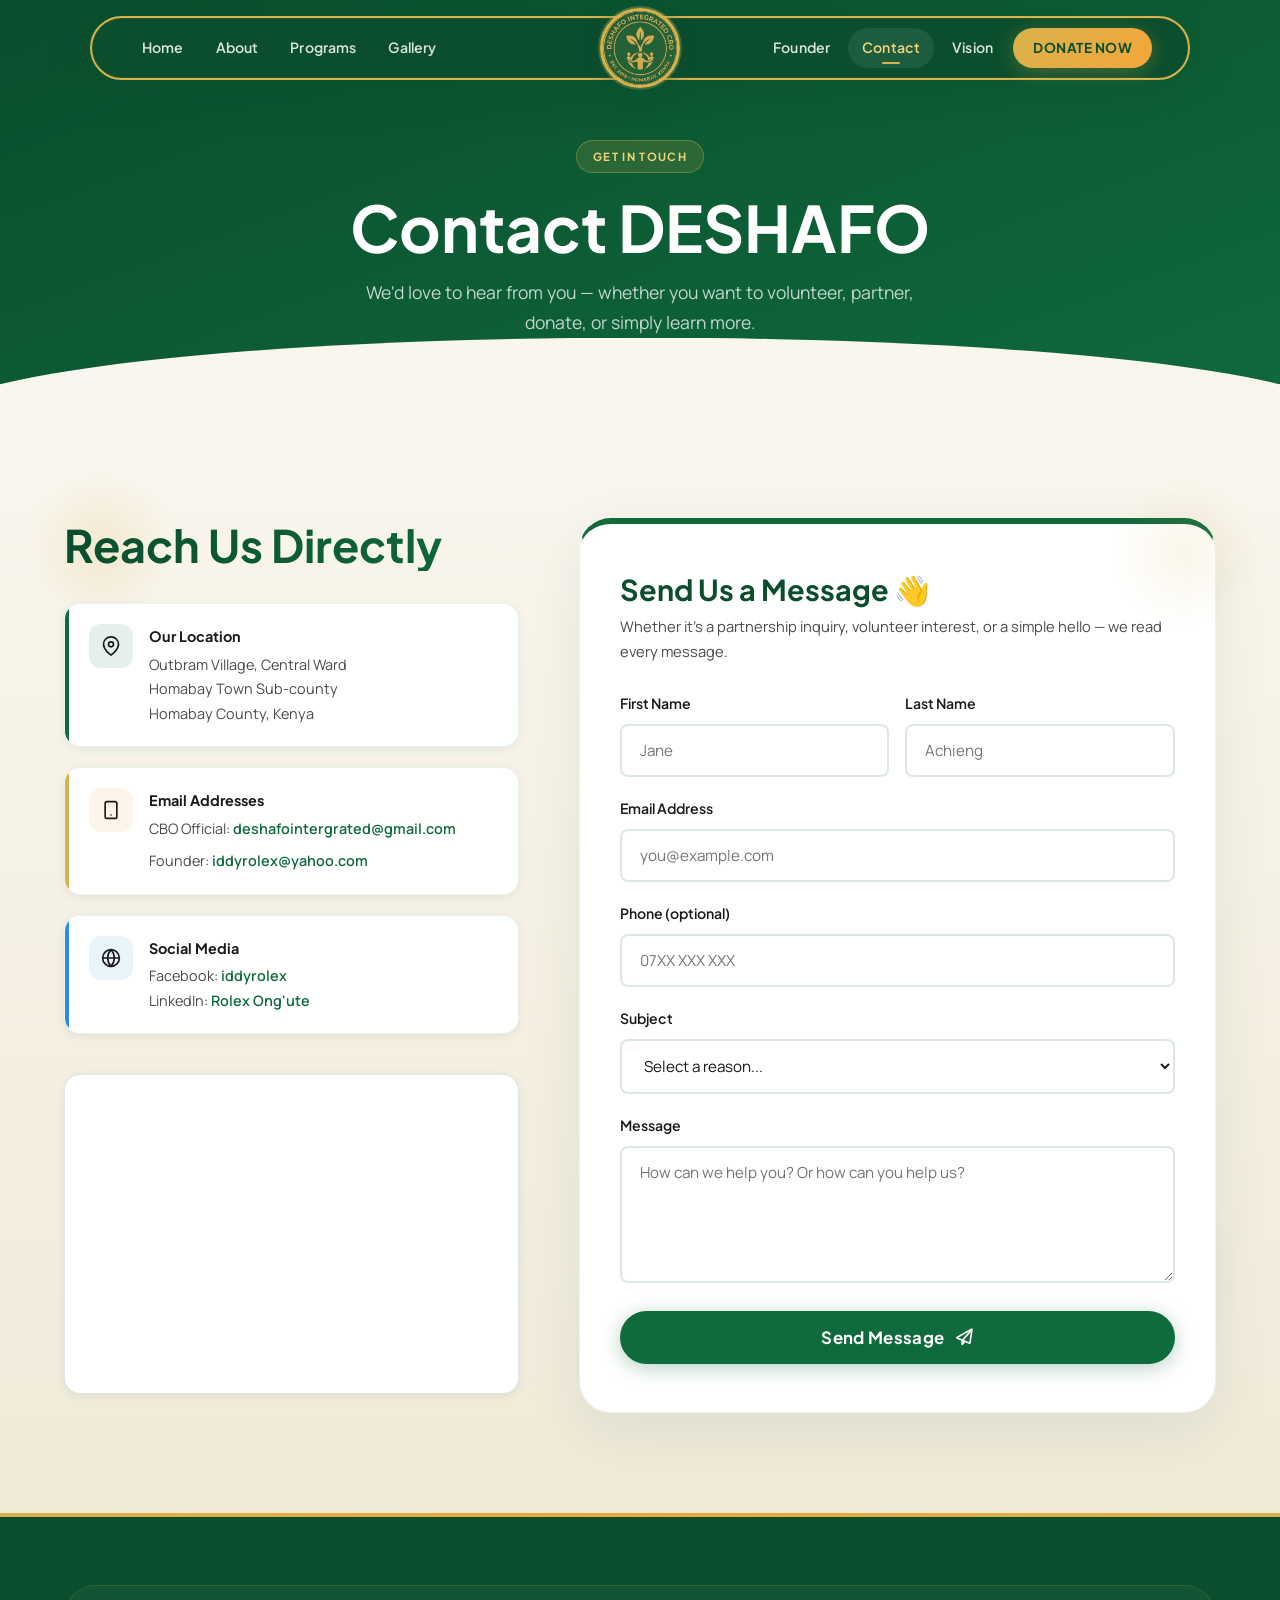
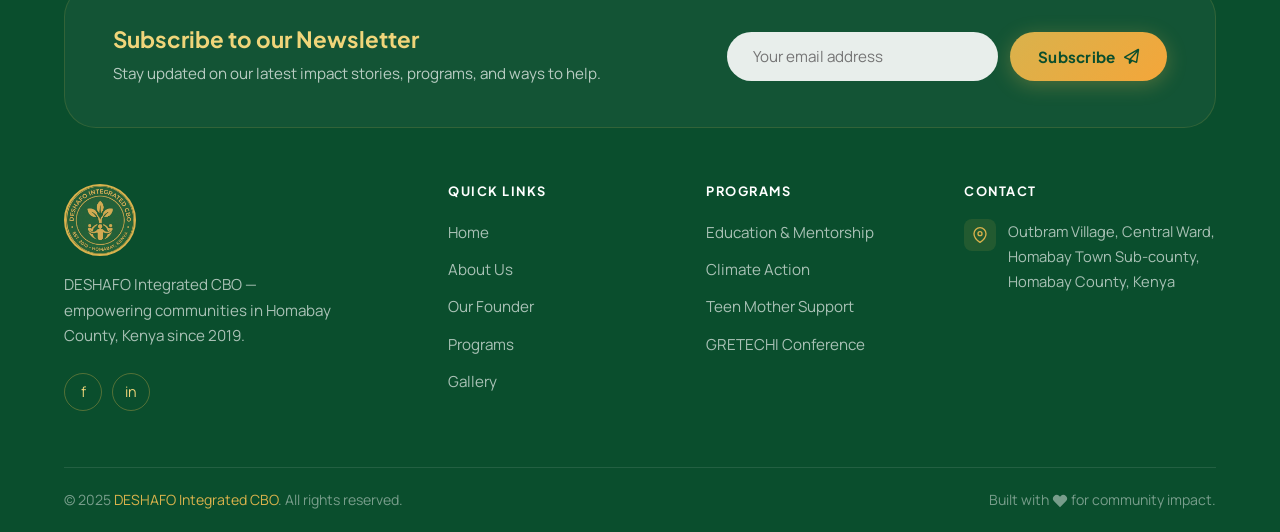
<file: contact.html>
﻿<!DOCTYPE html>
<html lang="en">
<head>
  <meta charset="UTF-8" />
  <link rel="icon" type="image/png" href="assets/images/logo.png" />
  <meta name="viewport" content="width=device-width, initial-scale=1.0" />
  <title>Contact DESHAFO Integrated CBO | Homa Bay County, Kenya</title>
  <meta name="description" content="Contact DESHAFO Integrated CBO in Homa Bay County for partnerships, volunteering, donations, media inquiries, or more information about our community programs." />
  <meta name="robots" content="index, follow" />
  <meta name="author" content="DESHAFO Integrated CBO" />
  <meta name="theme-color" content="#0f6a3c" />
  <link rel="canonical" href="https://deshafo.org/contact.html" />
  <link rel="apple-touch-icon" href="assets/images/logo.png" />
  <meta property="og:type" content="website" />
  <meta property="og:title" content="Contact DESHAFO Integrated CBO | Homa Bay County, Kenya" />
  <meta property="og:description" content="Reach DESHAFO for partnerships, volunteering, donations, media inquiries, and community program information." />
  <meta property="og:url" content="https://deshafo.org/contact.html" />
  <meta property="og:image" content="https://deshafo.org/assets/images/logo.png" />
  <meta property="og:site_name" content="DESHAFO Integrated CBO" />
  <meta property="og:locale" content="en_KE" />
  <meta name="twitter:card" content="summary_large_image" />
  <meta name="twitter:title" content="Contact DESHAFO Integrated CBO" />
  <meta name="twitter:description" content="Reach DESHAFO for partnerships, volunteering, donations, media inquiries, and community program information." />
  <meta name="twitter:image" content="https://deshafo.org/assets/images/logo.png" />
  <link rel="preconnect" href="https://cdnjs.cloudflare.com" crossorigin />
  <link rel="dns-prefetch" href="https://cdnjs.cloudflare.com" />
  <script type="application/ld+json">
  {
    "@context": "https://schema.org",
    "@graph": [
      {
        "@type": "ContactPage",
        "@id": "https://deshafo.org/contact.html#webpage",
        "url": "https://deshafo.org/contact.html",
        "name": "Contact DESHAFO Integrated CBO",
        "description": "Contact DESHAFO Integrated CBO in Homa Bay County for partnerships, volunteering, donations, media inquiries, or more information about our community programs.",
        "inLanguage": "en",
        "isPartOf": { "@id": "https://deshafo.org/#website" },
        "about": { "@id": "https://deshafo.org/#organization" },
        "mainEntity": {
          "@type": "Organization",
          "name": "DESHAFO Integrated CBO",
          "url": "https://deshafo.org/",
          "email": "deshafointergrated@gmail.com",
          "address": {
            "@type": "PostalAddress",
            "streetAddress": "Outbram Village, Central Ward",
            "addressLocality": "Homa Bay",
            "addressRegion": "Homa Bay County",
            "addressCountry": "KE"
          },
          "contactPoint": [{
            "@type": "ContactPoint",
            "contactType": "general inquiries",
            "email": "deshafointergrated@gmail.com",
            "availableLanguage": ["English", "Swahili"],
            "areaServed": "KE"
          }]
        }
      },
      {
        "@type": "BreadcrumbList",
        "itemListElement": [
          { "@type": "ListItem", "position": 1, "name": "Home", "item": "https://deshafo.org/" },
          { "@type": "ListItem", "position": 2, "name": "Contact", "item": "https://deshafo.org/contact.html" }
        ]
      }
    ]
  }
  </script>
  <link rel="stylesheet" href="css/style.css" />
  <link rel="stylesheet" href="https://cdnjs.cloudflare.com/ajax/libs/font-awesome/6.5.0/css/all.min.css" integrity="sha512-Avb2QiuDEEvB4bZJYdft2mNjVShBftLdPG8FJ0V7irTLQ8Uo0qcPxh4Plq7G5tGm0rU+1SPhVotteLpBERwTkw==" crossorigin="anonymous" referrerpolicy="no-referrer" />
  <style>
    /* Mobile responsive overrides */
    @media (max-width: 768px) {
      .container {
        padding: 0 16px;
      }
      section[style*="padding"] {
        padding: 40px 0 !important;
      }
      [style*="grid-template-columns:1fr 1.4fr"] {
        grid-template-columns: 1fr !important;
        gap: 40px !important;
      }
      .form-group input,
      .form-group textarea,
      .form-group select {
        font-size: 16px !important;
      }
    }

    /* Fun & Interactive Elements */
    .contact-info-card {
      transition: transform 0.3s ease, box-shadow 0.3s ease;
      position: relative;
      overflow: hidden;
    }
    .contact-info-card:hover {
      transform: translateY(-6px);
      box-shadow: var(--shadow-md) !important;
    }
    .contact-info-card::before {
      content: ''; position: absolute; left: 0; top: 0; bottom: 0; width: 4px;
      transition: width 0.3s ease;
    }
    .contact-info-card.c-location::before { background: var(--green); }
    .contact-info-card.c-email::before { background: var(--gold); }
    .contact-info-card.c-social::before { background: var(--blue); }
    
    .btn-send i { transition: transform 0.3s ease; }
    .btn-send:hover i { transform: translate(4px, -4px); }
    
    .waving-hand {
      display: inline-block;
      animation: wave-animation 2.5s infinite;
      transform-origin: 70% 70%;
    }
    @keyframes wave-animation {
      0% { transform: rotate( 0.0deg) }
      10% { transform: rotate(14.0deg) }
      20% { transform: rotate(-8.0deg) }
      30% { transform: rotate(14.0deg) }
      40% { transform: rotate(-4.0deg) }
      50% { transform: rotate(10.0deg) }
      60%, 100% { transform: rotate( 0.0deg) }
    }

    .bg-shape { position: absolute; z-index: 0; opacity: 0.6; pointer-events: none; animation: floatAnim 6s ease-in-out infinite; }
    .bg-shape.delay-1 { animation-delay: -2s; }
    .bg-shape.delay-2 { animation-delay: -4s; }
    @keyframes floatAnim {
      0%, 100% { transform: translateY(0) rotate(0deg); }
      50% { transform: translateY(-20px) rotate(10deg); }
    }
  </style>
  <link rel="stylesheet" href="css/loader.css"/>
</head>
<body>
<!-- ═══════════════ LOGO LOADER ═══════════════ -->
<div id="page-loader" aria-label="Loading" role="status">
  <div class="ldr-orb ldr-orb--a"></div>
  <div class="ldr-orb ldr-orb--b"></div>
  <div class="ldr-orb ldr-orb--c"></div>
  <div class="ldr-stage">
    <div class="ldr-ripple ldr-ripple--1"></div>
    <div class="ldr-ripple ldr-ripple--2"></div>
    <div class="ldr-ripple ldr-ripple--3"></div>
    <div class="ldr-outer-ring"></div>
    <svg class="ldr-orbital" viewBox="0 0 200 200" xmlns="http://www.w3.org/2000/svg">
      <circle cx="100" cy="100" r="90" class="ldr-track"/>
      <circle cx="100" cy="100" r="90" class="ldr-comet--glow"/>
      <circle cx="100" cy="100" r="90" class="ldr-comet--arc"/>
      <circle cx="100" cy="100" r="90" class="ldr-comet--tip"/>
    </svg>
    <div class="ldr-logo-wrap">
      <img src="assets/images/logo.png" class="ldr-logo" alt="DESHAFO"/>
      <div class="ldr-logo-halo"></div>
      <div class="ldr-logo-shine"></div>
    </div>
  </div>
  <p class="ldr-tagline"><em>Shaping Destiny.</em>&nbsp; Restoring Hope.</p>
  <div class="ldr-dots"><span></span><span></span><span></span><span></span><span></span></div>
</div>
<!-- ══════════════ END LOADER ══════════════ -->

<!-- NAVBAR -->
<div class="navbar-wrapper">
  <nav class="navbar">
    <div class="nav-left"><a href="index.html">Home</a><a href="about.html">About</a><a href="programs.html">Programs</a><a href="gallery.html">Gallery</a></div>
    <div class="nav-logo"><a href="index.html"><img src="assets/images/logo.png" alt="DESHAFO" /></a></div>
    <div class="nav-right"><a href="founder.html">Founder</a><a href="contact.html" class="active">Contact</a><a href="about.html#vision">Vision</a></div>
    <div class="nav-auth"><a href="donations.html" class="btn btn-gold" style="padding:8px 20px;font-size:0.85rem;text-transform:uppercase;letter-spacing:0.5px;">Donate Now</a></div>
    <div class="hamburger"><span></span><span></span><span></span></div>
  </nav>
</div>
<div class="mobile-nav">
  <img src="assets/images/logo.png" alt="DESHAFO" class="mobile-nav-logo" />
  <a href="index.html">Home</a><a href="about.html">About Us</a><a href="programs.html">Programs</a>
  <a href="gallery.html">Gallery</a><a href="donations.html">Donate</a><a href="contact.html">Contact</a><a href="about.html#vision">Vision</a>
</div>

<!-- PAGE HEADER -->
<div class="page-header">
  <div class="container">
    <span class="badge">Get In Touch</span>
    <h1>Contact DESHAFO</h1>
    <p>We'd love to hear from you — whether you want to volunteer, partner, donate, or simply learn more.</p>
  </div>
</div>

<!-- CONTACT -->
<section class="section-pad" style="background:linear-gradient(180deg, var(--ivory) 0%, var(--ivory-dark) 100%); position:relative; overflow:hidden;">
  
  <!-- Decorative Background Shapes -->
  <div class="bg-shape" style="top:5%; left:2%; width:150px; height:150px; background:radial-gradient(circle, rgba(217,178,76,0.3) 0%, transparent 70%);"></div>
  <div class="bg-shape delay-1" style="bottom:10%; right:3%; width:250px; height:250px; background:radial-gradient(circle, rgba(15,106,60,0.2) 0%, transparent 70%);"></div>
  <div class="bg-shape delay-2" style="top:40%; right:45%; width:120px; height:120px; background:radial-gradient(circle, rgba(44,143,214,0.15) 0%, transparent 70%);"></div>

  <div class="container">
    <div style="display:grid;grid-template-columns:1fr 1.4fr;gap:60px;align-items:start;position:relative;z-index:1;">

      <!-- INFO -->
      <div class="reveal">
        <h2 style="margin-bottom:32px; background:linear-gradient(90deg, var(--green-deep), var(--green)); -webkit-background-clip:text; -webkit-text-fill-color:transparent;">Reach Us Directly</h2>

        <div style="display:flex;flex-direction:column;gap:20px;margin-bottom:40px;">
          <div class="contact-info-card c-location" style="display:flex;gap:16px;align-items:flex-start;background:var(--white);padding:20px 24px;border-radius:var(--radius-md);box-shadow:var(--shadow-sm);border:1px solid rgba(15,106,60,0.08);">
            <div style="width:44px;height:44px;min-width:44px;background:rgba(15,106,60,0.1);border-radius:12px;display:flex;align-items:center;justify-content:center;font-size:1.2rem;"><svg xmlns="http://www.w3.org/2000/svg" width="20" height="20" viewBox="0 0 24 24" fill="none" stroke="currentColor" stroke-width="2" stroke-linecap="round" stroke-linejoin="round"><path d="M21 10c0 7-9 13-9 13s-9-6-9-13a9 9 0 0 1 18 0z"/><circle cx="12" cy="10" r="3"/></svg></div>
            <div>
              <strong style="font-family:var(--font-head);font-size:0.9rem;display:block;margin-bottom:4px;">Our Location</strong>
              <p style="font-size:0.9rem;">Outbram Village, Central Ward<br/>Homabay Town Sub-county<br/>Homabay County, Kenya</p>
            </div>
          </div>
          <div class="contact-info-card c-email" style="display:flex;gap:16px;align-items:flex-start;background:var(--white);padding:20px 24px;border-radius:var(--radius-md);box-shadow:var(--shadow-sm);border:1px solid rgba(15,106,60,0.08);">
            <div style="width:44px;height:44px;min-width:44px;background:rgba(217,178,76,0.12);border-radius:12px;display:flex;align-items:center;justify-content:center;font-size:1.2rem;"><svg xmlns="http://www.w3.org/2000/svg" width="20" height="20" viewBox="0 0 24 24" fill="none" stroke="currentColor" stroke-width="2" stroke-linecap="round" stroke-linejoin="round"><rect x="5" y="2" width="14" height="20" rx="2" ry="2"/><line x1="12" y1="18" x2="12.01" y2="18"/></svg></div>
            <div>
              <strong style="font-family:var(--font-head);font-size:0.9rem;display:block;margin-bottom:4px;">Email Addresses</strong>
              <p style="font-size:0.9rem;margin-bottom:8px;">CBO Official: <a href="mailto:deshafointergrated@gmail.com" style="color:var(--green);font-weight:600;">deshafointergrated@gmail.com</a></p>
              <p style="font-size:0.9rem;">Founder: <a href="mailto:iddyrolex@yahoo.com" style="color:var(--green);font-weight:600;">iddyrolex@yahoo.com</a></p>
            </div>
          </div>
          <div class="contact-info-card c-social" style="display:flex;gap:16px;align-items:flex-start;background:var(--white);padding:20px 24px;border-radius:var(--radius-md);box-shadow:var(--shadow-sm);border:1px solid rgba(15,106,60,0.08);">
            <div style="width:44px;height:44px;min-width:44px;background:rgba(44,143,214,0.1);border-radius:12px;display:flex;align-items:center;justify-content:center;font-size:1.2rem;"><svg xmlns="http://www.w3.org/2000/svg" width="20" height="20" viewBox="0 0 24 24" fill="none" stroke="currentColor" stroke-width="2" stroke-linecap="round" stroke-linejoin="round"><circle cx="12" cy="12" r="10"/><line x1="2" y1="12" x2="22" y2="12"/><path d="M12 2a15.3 15.3 0 0 1 4 10 15.3 15.3 0 0 1-4 10 15.3 15.3 0 0 1-4-10 15.3 15.3 0 0 1 4-10z"/></svg></div>
            <div>
              <strong style="font-family:var(--font-head);font-size:0.9rem;display:block;margin-bottom:4px;">Social Media</strong>
              <p style="font-size:0.9rem;">Facebook: <a href="https://www.facebook.com/iddyrolex" target="_blank" style="color:var(--green);font-weight:600;">iddyrolex</a><br/>LinkedIn: <a href="https://www.linkedin.com/in/rolex-ong-ute" target="_blank" style="color:var(--green);font-weight:600;">Rolex Ong'ute</a></p>
            </div>
          </div>
        </div>

        <!-- Real Google Map -->
        <div style="border-radius:var(--radius-md);overflow:hidden;height:320px;box-shadow:var(--shadow-sm);border:1.5px solid rgba(15,106,60,0.15);position:relative;background:var(--white);">
          <iframe src="https://maps.google.com/maps?q=Homabay%20Town,%20Kenya&t=&z=13&ie=UTF8&iwloc=&output=embed" width="100%" height="100%" style="border:0;" allowfullscreen="" loading="lazy" referrerpolicy="no-referrer-when-downgrade"></iframe>
        </div>
      </div>

      <!-- FORM -->
      <div class="reveal reveal-delay-1">
        <div style="background:var(--white);border-radius:var(--radius-lg);padding:48px 40px;box-shadow:0 20px 60px rgba(10,78,45,0.08);border:1px solid rgba(15,106,60,0.08);border-top:6px solid var(--green);position:relative;">
          <div style="position:absolute;top:0;right:0;width:150px;height:150px;background:radial-gradient(circle, rgba(217,178,76,0.12) 0%, transparent 70%);border-radius:50%;transform:translate(30%,-30%);pointer-events:none;"></div>
          <h3 style="margin-bottom:8px;font-size:1.8rem;">Send Us a Message <span class="waving-hand">👋</span></h3>
          <p style="margin-bottom:28px;font-size:0.92rem;">Whether it's a partnership inquiry, volunteer interest, or a simple hello — we read every message.</p>
          <form action="https://formsubmit.co/deshafointergrated@gmail.com" method="POST">
            <div style="display:grid;grid-template-columns:1fr 1fr;gap:16px;">
              <div class="form-group">
                <label>First Name</label>
                <input type="text" name="first_name" placeholder="Jane" required />
              </div>
              <div class="form-group">
                <label>Last Name</label>
                <input type="text" name="last_name" placeholder="Achieng" required />
              </div>
            </div>
            <div class="form-group">
              <label>Email Address</label>
              <input type="email" name="email" placeholder="you@example.com" required />
            </div>
            <div class="form-group">
              <label>Phone (optional)</label>
              <input type="tel" name="phone" placeholder="07XX XXX XXX" />
            </div>
            <div class="form-group">
              <label>Subject</label>
              <select name="subject">
                <option value="">Select a reason...</option>
                <option>General Inquiry</option>
                <option>Partnership Opportunity</option>
                <option>Volunteer Interest</option>
                <option>Donation Inquiry</option>
                <option>GRETECHI Conference</option>
                <option>Media / Press</option>
                <option>Other</option>
              </select>
            </div>
            <div class="form-group">
              <label>Message</label>
              <textarea name="message" placeholder="How can we help you? Or how can you help us?" rows="5" required></textarea>
            </div>
            <button type="submit" class="btn btn-primary btn-send" style="width:100%;font-size:1.05rem;justify-content:center;gap:12px;padding:16px;">Send Message <i class="fa-regular fa-paper-plane"></i></button>
          </form>
        </div>
      </div>
    </div>
  </div>
</section>

<!-- FOOTER -->
<footer>
  <div class="container">
    <div class="footer-newsletter reveal">
      <div class="footer-newsletter-text">
        <h3>Subscribe to our Newsletter</h3>
        <p>Stay updated on our latest impact stories, programs, and ways to help.</p>
      </div>
      <form action="https://formsubmit.co/deshafointergrated@gmail.com" method="POST" class="footer-newsletter-form">
        <input type="hidden" name="_subject" value="New Newsletter Subscriber!">
        <input type="text" name="_honey" style="display:none">
        <input type="email" name="email" placeholder="Your email address" required />
        <button type="submit" class="btn btn-gold" style="border-radius: var(--radius-pill); padding: 12px 28px;">Subscribe <i class="fa-regular fa-paper-plane"></i></button>
      </form>
    </div>
    <div class="footer-grid">
      <div class="footer-brand"><img src="assets/images/logo.png" alt="DESHAFO" style="width:72px;border-radius:50%;border:2px solid var(--gold);" /><p>DESHAFO Integrated CBO — empowering communities in Homabay County, Kenya since 2019.</p><div class="social-links"><a href="https://www.facebook.com/iddyrolex" target="_blank">f</a><a href="https://www.linkedin.com/in/rolex-ong-ute" target="_blank">in</a></div></div>
      <div class="footer-col"><h4>Quick Links</h4><ul><li><a href="index.html">Home</a></li><li><a href="about.html">About Us</a></li><li><a href="founder.html">Our Founder</a></li><li><a href="programs.html">Programs</a></li><li><a href="gallery.html">Gallery</a></li></ul></div>
       <div class="footer-col"><h4>Programs</h4><ul><li><a href="programs.html">Education &amp; Mentorship</a></li><li><a href="programs.html">Climate Action</a></li><li><a href="programs.html">Teen Mother Support</a></li><li><a href="programs.html">GRETECHI Conference</a></li></ul></div>
      <div class="footer-col"><h4>Contact</h4><div class="footer-contact-item"><div class="icon"><svg xmlns="http://www.w3.org/2000/svg" width="16" height="16" viewBox="0 0 24 24" fill="none" stroke="currentColor" stroke-width="2" stroke-linecap="round" stroke-linejoin="round"><path d="M21 10c0 7-9 13-9 13s-9-6-9-13a9 9 0 0 1 18 0z"/><circle cx="12" cy="10" r="3"/></svg></div><p>Outbram Village, Central Ward, Homabay Town Sub-county, Homabay County, Kenya</p></div></div>
    </div>
    <div class="footer-bottom"><p>© 2025 <span>DESHAFO Integrated CBO</span>. All rights reserved.</p><p>Built with <svg xmlns="http://www.w3.org/2000/svg" width="16" height="16" viewBox="0 0 24 24" fill="currentColor" stroke="none" style="flex-shrink:0;vertical-align:middle;"><path d="M20.84 4.61a5.5 5.5 0 0 0-7.78 0L12 5.67l-1.06-1.06a5.5 5.5 0 0 0-7.78 7.78l1.06 1.06L12 21.23l7.78-7.78 1.06-1.06a5.5 5.5 0 0 0 0-7.78z"/></svg> for community impact.</p></div>
  </div>
</footer>

<script src="js/main.js"></script>
<script>
  (function(){
    var l=document.getElementById('page-loader');
    if(!l)return;

    /* Skip loader on all visits after the first in this session */
    if(sessionStorage.getItem('visited')){l.style.transition='none';l.style.display='none';return;}
    sessionStorage.setItem('visited','1');

    var FAST_MS=280;   /* pages loading faster than this skip the loader entirely */
    var MIN_MS =700;   /* minimum time loader is shown on slow pages              */
    var t0=window.performance&&performance.timing?performance.timing.navigationStart:Date.now();

    window.addEventListener('load',function(){
      var elapsed=Date.now()-t0;
      if(elapsed<FAST_MS){
        /* Fast load — kill loader with no visible flash */
        l.style.transition='none';
        l.style.display='none';
      } else {
        /* Slow load — keep visible for minimum time, then fade */
        var wait=Math.max(0,MIN_MS-elapsed);
        setTimeout(function(){ l.classList.add('loader-hidden'); },wait);
      }
    });

    /* Browser back/forward (bfcache restore) — page is already ready */
    window.addEventListener('pageshow',function(e){
      if(e.persisted){ l.style.transition='none'; l.style.display='none'; }
    });
  })();
</script></body>
</html>
</file>
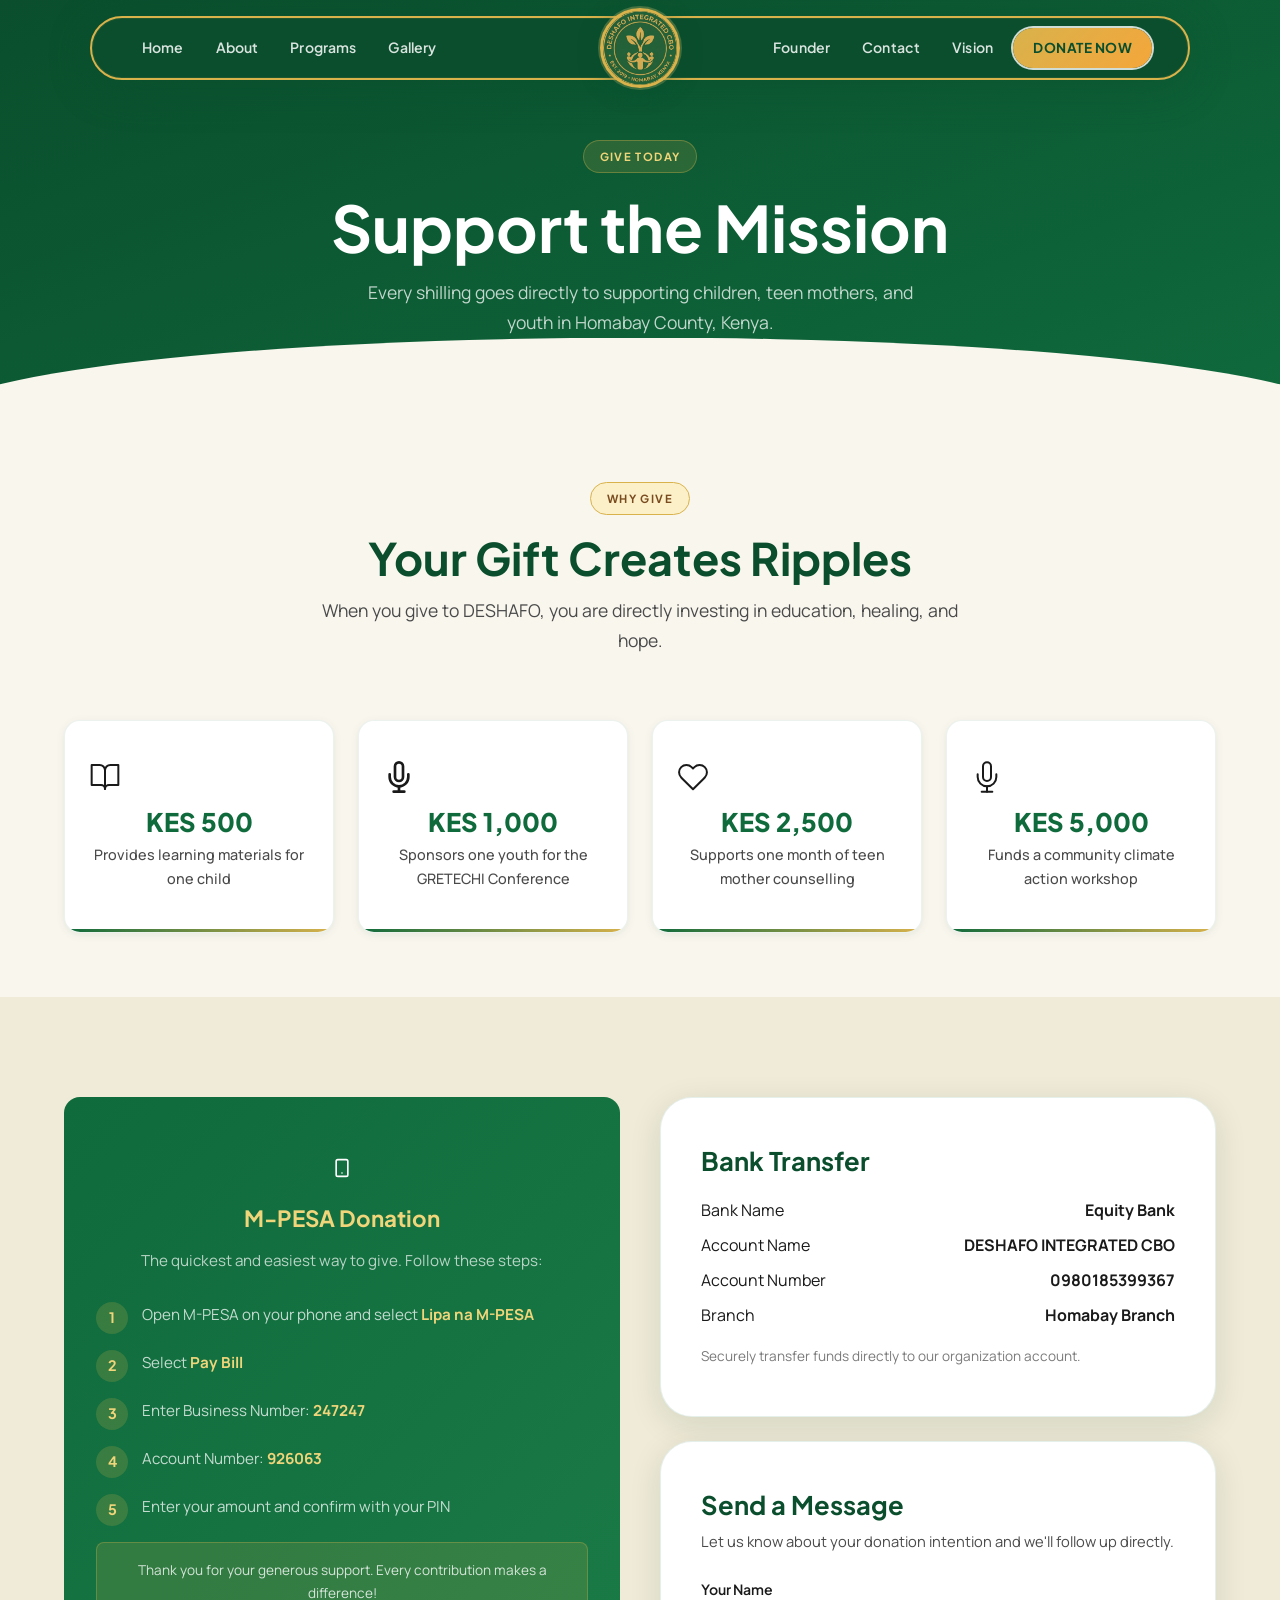
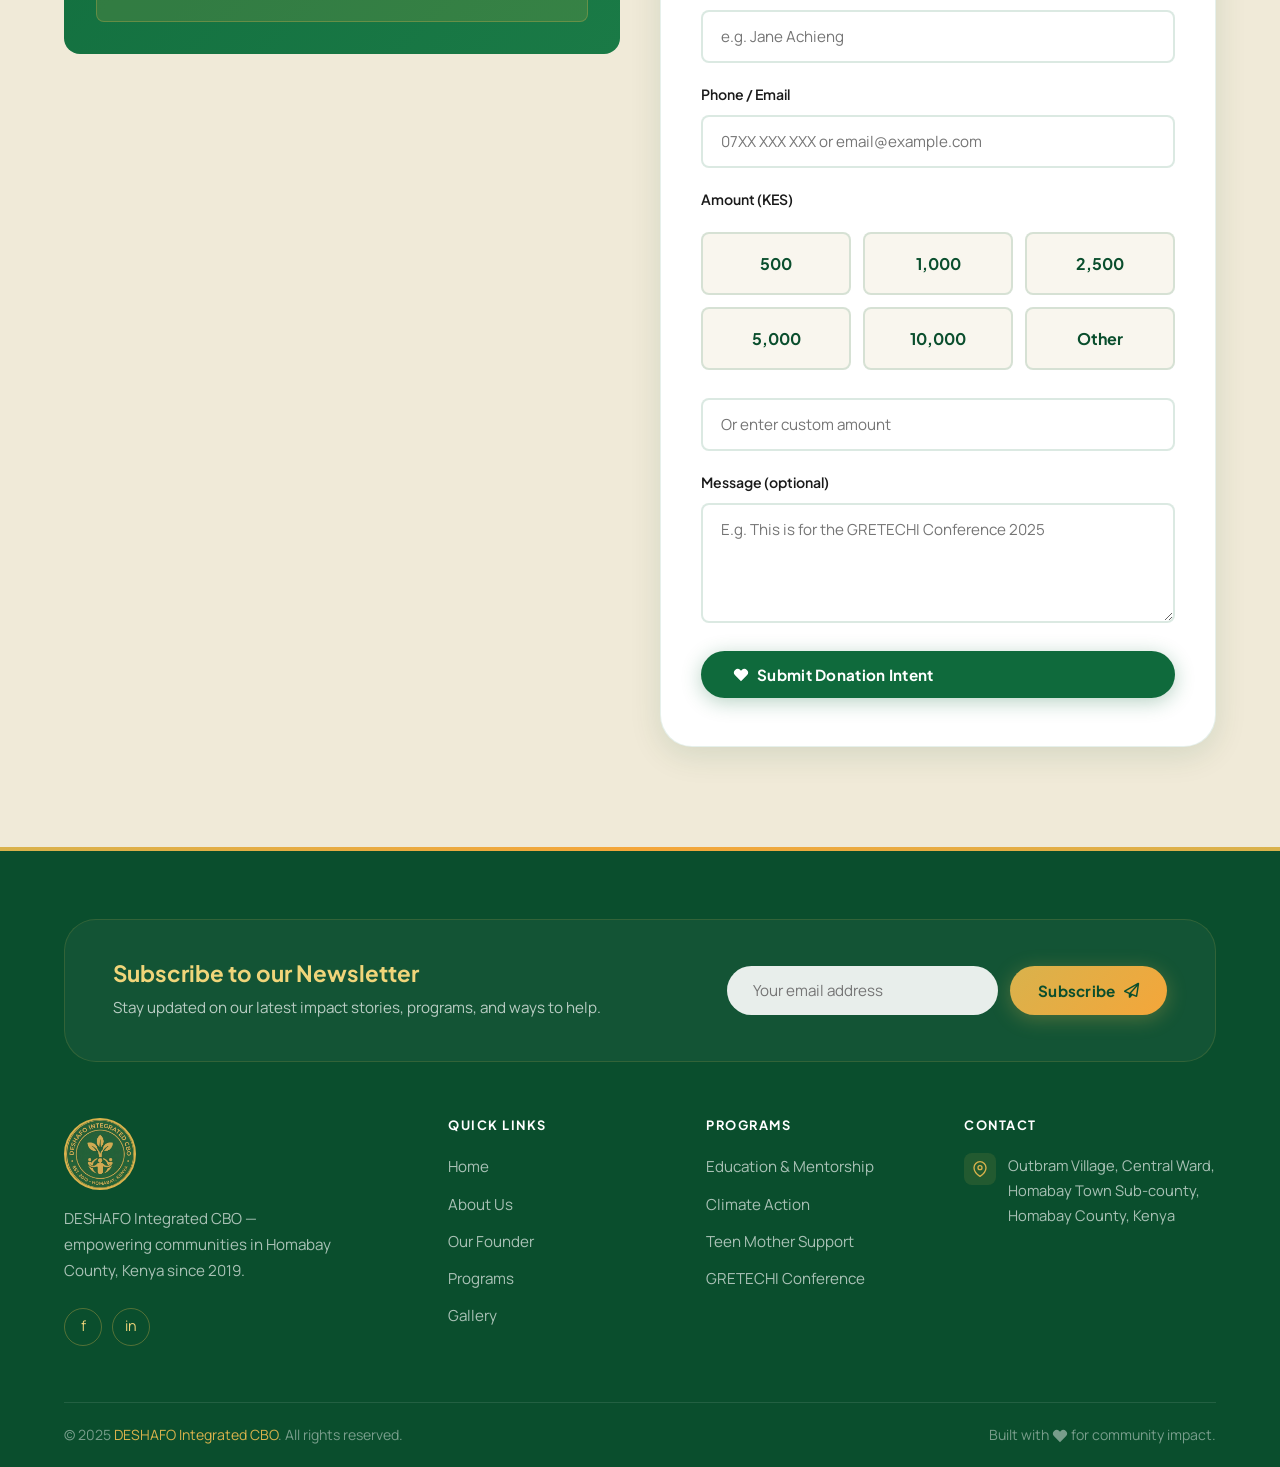
<file: donations.html>
﻿<!DOCTYPE html>
<html lang="en">
<head>
  <meta charset="UTF-8" />
  <link rel="icon" type="image/png" href="assets/images/logo.png" />
  <meta name="viewport" content="width=device-width, initial-scale=1.0" />
  <title>Donate to DESHAFO | Support Children &amp; Youth in Homa Bay</title>
  <meta name="description" content="Support DESHAFO Integrated CBO through M-PESA or bank transfer to fund education, mentorship, teen mother counselling, climate action, and youth programs in Homa Bay." />
  <meta name="robots" content="index, follow" />
  <meta name="author" content="DESHAFO Integrated CBO" />
  <meta name="theme-color" content="#0f6a3c" />
  <link rel="canonical" href="https://deshafo.org/donations.html" />
  <link rel="apple-touch-icon" href="assets/images/logo.png" />
  <meta property="og:type" content="website" />
  <meta property="og:title" content="Donate to DESHAFO | Support Children &amp; Youth in Homa Bay" />
  <meta property="og:description" content="Fund education, mentorship, teen mother counselling, climate action, and youth programs through DESHAFO Integrated CBO." />
  <meta property="og:url" content="https://deshafo.org/donations.html" />
  <meta property="og:image" content="https://deshafo.org/assets/images/community2.jpeg" />
  <meta property="og:site_name" content="DESHAFO Integrated CBO" />
  <meta property="og:locale" content="en_KE" />
  <meta name="twitter:card" content="summary_large_image" />
  <meta name="twitter:title" content="Donate to DESHAFO" />
  <meta name="twitter:description" content="Support education, mentorship, teen mother counselling, climate action, and youth programs in Homa Bay County." />
  <meta name="twitter:image" content="https://deshafo.org/assets/images/community2.jpeg" />
  <link rel="preconnect" href="https://cdnjs.cloudflare.com" crossorigin />
  <link rel="dns-prefetch" href="https://cdnjs.cloudflare.com" />
  <script type="application/ld+json">
  {
    "@context": "https://schema.org",
    "@graph": [
      {
        "@type": "WebPage",
        "@id": "https://deshafo.org/donations.html#webpage",
        "url": "https://deshafo.org/donations.html",
        "name": "Donate to DESHAFO Integrated CBO",
        "description": "Support DESHAFO Integrated CBO through M-PESA or bank transfer to fund education, mentorship, teen mother counselling, climate action, and youth programs in Homa Bay.",
        "inLanguage": "en",
        "primaryImageOfPage": "https://deshafo.org/assets/images/community2.jpeg",
        "isPartOf": { "@id": "https://deshafo.org/#website" },
        "about": { "@id": "https://deshafo.org/#organization" },
        "potentialAction": {
          "@type": "DonateAction",
          "name": "Donate to DESHAFO",
          "recipient": { "@id": "https://deshafo.org/#organization" },
          "target": "https://deshafo.org/donations.html"
        }
      },
      {
        "@type": "BreadcrumbList",
        "itemListElement": [
          { "@type": "ListItem", "position": 1, "name": "Home", "item": "https://deshafo.org/" },
          { "@type": "ListItem", "position": 2, "name": "Donate", "item": "https://deshafo.org/donations.html" }
        ]
      }
    ]
  }
  </script>
  <link rel="stylesheet" href="css/style.css" />
  <link rel="stylesheet" href="https://cdnjs.cloudflare.com/ajax/libs/font-awesome/6.5.0/css/all.min.css" integrity="sha512-Avb2QiuDEEvB4bZJYdft2mNjVShBftLdPG8FJ0V7irTLQ8Uo0qcPxh4Plq7G5tGm0rU+1SPhVotteLpBERwTkw==" crossorigin="anonymous" referrerpolicy="no-referrer" />
  <style>
    .donate-card {
      background:var(--white);border-radius:var(--radius-lg);
      padding:48px 40px;box-shadow:var(--shadow-md);
      border:1.5px solid rgba(15,106,60,0.1);
    }
    .donate-method {
      background:var(--white);border-radius:var(--radius-md);padding:32px;
      border:2px solid rgba(15,106,60,0.12);transition:var(--transition);
      cursor:pointer;
    }
    .donate-method:hover,.donate-method.selected {
      border-color:var(--green);box-shadow:0 0 0 4px rgba(15,106,60,0.08);
    }
    .donate-method .method-icon { font-size:2rem;margin-bottom:12px; }
    .donate-method h4 { margin-bottom:6px; }
    .donate-method p { font-size:0.9rem; }
    .donate-amount-grid {
      display:grid;grid-template-columns:repeat(3,1fr);gap:12px;margin:20px 0;
    }
    .amount-btn {
      background:var(--ivory);border:2px solid rgba(15,106,60,0.15);
      border-radius:var(--radius-sm);padding:16px;text-align:center;
      cursor:pointer;transition:var(--transition);font-family:var(--font-head);
      font-weight:700;font-size:1rem;color:var(--green-deep);
    }
    .amount-btn:hover,.amount-btn.active {
      background:var(--green);color:var(--white);border-color:var(--green);
    }
    .mpesa-info {
      background:linear-gradient(135deg,var(--green) 0%,var(--green-mid) 100%);
      border-radius:var(--radius-md);padding:32px;color:var(--white);text-align:center;
    }
    .mpesa-info h3 { color:var(--gold-light);font-size:1.4rem;margin-bottom:16px; }
    .mpesa-step {
      display:flex;gap:14px;align-items:flex-start;text-align:left;margin-bottom:16px;
    }
    .mpesa-step-num {
      width:32px;height:32px;min-width:32px;background:rgba(217,178,76,0.2);
      border-radius:50%;display:flex;align-items:center;justify-content:center;
      font-family:var(--font-head);font-weight:700;color:var(--gold-light);font-size:0.9rem;
    }
    .mpesa-step p { color:rgba(255,255,255,0.75);font-size:0.95rem;margin:0; }

    /* Mobile responsive */
    @media (max-width: 768px) {
      .donate-amount-grid {
        grid-template-columns: repeat(2, 1fr) !important;
      }
      [style*="display:grid;grid-template-columns:1fr 1.4fr"] {
        grid-template-columns: 1fr !important;
        gap: 40px !important;
      }
      .donate-card {
        padding: 28px 20px;
      }
      [style*="display:grid;grid-template-columns:1fr 1fr"] {
        grid-template-columns: 1fr !important;
        gap: 16px !important;
      }
    }
  </style>
  <link rel="stylesheet" href="css/loader.css"/>
</head>
<body>
<!-- ═══════════════ LOGO LOADER ═══════════════ -->
<div id="page-loader" aria-label="Loading" role="status">
  <div class="ldr-orb ldr-orb--a"></div>
  <div class="ldr-orb ldr-orb--b"></div>
  <div class="ldr-orb ldr-orb--c"></div>
  <div class="ldr-stage">
    <div class="ldr-ripple ldr-ripple--1"></div>
    <div class="ldr-ripple ldr-ripple--2"></div>
    <div class="ldr-ripple ldr-ripple--3"></div>
    <div class="ldr-outer-ring"></div>
    <svg class="ldr-orbital" viewBox="0 0 200 200" xmlns="http://www.w3.org/2000/svg">
      <circle cx="100" cy="100" r="90" class="ldr-track"/>
      <circle cx="100" cy="100" r="90" class="ldr-comet--glow"/>
      <circle cx="100" cy="100" r="90" class="ldr-comet--arc"/>
      <circle cx="100" cy="100" r="90" class="ldr-comet--tip"/>
    </svg>
    <div class="ldr-logo-wrap">
      <img src="assets/images/logo.png" class="ldr-logo" alt="DESHAFO"/>
      <div class="ldr-logo-halo"></div>
      <div class="ldr-logo-shine"></div>
    </div>
  </div>
  <p class="ldr-tagline"><em>Shaping Destiny.</em>&nbsp; Restoring Hope.</p>
  <div class="ldr-dots"><span></span><span></span><span></span><span></span><span></span></div>
</div>
<!-- ══════════════ END LOADER ══════════════ -->

<!-- NAVBAR -->
<div class="navbar-wrapper">
  <nav class="navbar">
    <div class="nav-left"><a href="index.html">Home</a><a href="about.html">About</a><a href="programs.html">Programs</a><a href="gallery.html">Gallery</a></div>
    <div class="nav-logo"><a href="index.html"><img src="assets/images/logo.png" alt="DESHAFO" /></a></div>
    <div class="nav-right"><a href="founder.html">Founder</a><a href="contact.html">Contact</a><a href="about.html#vision">Vision</a></div>
    <div class="nav-auth"><a href="donations.html" class="btn btn-gold" style="padding:8px 20px;font-size:0.85rem;text-transform:uppercase;letter-spacing:0.5px;box-shadow:0 0 0 2px rgba(255,255,255,0.8);">Donate Now</a></div>
    <div class="hamburger"><span></span><span></span><span></span></div>
  </nav>
</div>
<div class="mobile-nav">
  <img src="assets/images/logo.png" alt="DESHAFO" class="mobile-nav-logo" />
  <a href="index.html">Home</a><a href="about.html">About Us</a><a href="programs.html">Programs</a>
  <a href="gallery.html">Gallery</a><a href="donations.html">Donate</a><a href="contact.html">Contact</a><a href="about.html#vision">Vision</a>
</div>

<!-- PAGE HEADER -->
<div class="page-header">
  <div class="container">
    <span class="badge">Give Today</span>
    <h1>Support the Mission</h1>
    <p>Every shilling goes directly to supporting children, teen mothers, and youth in Homabay County, Kenya.</p>
  </div>
</div>

<!-- WHY DONATE -->
<section class="section-pad-sm" style="background:var(--ivory);">
  <div class="container">
    <div class="section-header reveal">
      <span class="badge">Why Give</span>
      <h2>Your Gift Creates Ripples</h2>
      <p>When you give to DESHAFO, you are directly investing in education, healing, and hope.</p>
    </div>
    <div class="impact-grid reveal">
      <div class="impact-card">
        <div class="i-icon"><svg xmlns="http://www.w3.org/2000/svg" width="60" height="60" viewBox="0 0 24 24" fill="none" stroke="currentColor" stroke-width="1.5" stroke-linecap="round" stroke-linejoin="round"><path d="M2 3h6a4 4 0 0 1 4 4v14a3 3 0 0 0-3-3H2z"/><path d="M22 3h-6a4 4 0 0 0-4 4v14a3 3 0 0 1 3-3h7z"/></svg></div>
        <div class="i-num" style="font-size:1.6rem;">KES 500</div>
        <div class="i-label">Provides learning materials for one child</div>
      </div>
      <div class="impact-card">
        <div class="i-icon"><svg xmlns="http://www.w3.org/2000/svg" width="20" height="20" viewBox="0 0 24 24" fill="none" stroke="currentColor" stroke-width="2" stroke-linecap="round" stroke-linejoin="round"><path d="M12 1a3 3 0 0 0-3 3v8a3 3 0 0 0 6 0V4a3 3 0 0 0-3-3z"/><path d="M19 10v2a7 7 0 0 1-14 0v-2"/><line x1="12" y1="19" x2="12" y2="23"/><line x1="8" y1="23" x2="16" y2="23"/></svg></div>
        <div class="i-num" style="font-size:1.6rem;">KES 1,000</div>
        <div class="i-label">Sponsors one youth for the GRETECHI Conference</div>
      </div>
      <div class="impact-card">
        <div class="i-icon"><svg xmlns="http://www.w3.org/2000/svg" width="60" height="60" viewBox="0 0 24 24" fill="none" stroke="currentColor" stroke-width="1.5" stroke-linecap="round" stroke-linejoin="round"><path d="M20.84 4.61a5.5 5.5 0 0 0-7.78 0L12 5.67l-1.06-1.06a5.5 5.5 0 0 0-7.78 7.78l1.06 1.06L12 21.23l7.78-7.78 1.06-1.06a5.5 5.5 0 0 0 0-7.78z"/></svg></div>
        <div class="i-num" style="font-size:1.6rem;">KES 2,500</div>
        <div class="i-label">Supports one month of teen mother counselling</div>
      </div>
      <div class="impact-card">
        <div class="i-icon"><svg xmlns="http://www.w3.org/2000/svg" width="60" height="60" viewBox="0 0 24 24" fill="none" stroke="currentColor" stroke-width="1.5" stroke-linecap="round" stroke-linejoin="round"><path d="M12 1a3 3 0 0 0-3 3v8a3 3 0 0 0 6 0V4a3 3 0 0 0-3-3z"/><path d="M19 10v2a7 7 0 0 1-14 0v-2"/><line x1="12" y1="19" x2="12" y2="23"/><line x1="8" y1="23" x2="16" y2="23"/></svg></div>
        <div class="i-num" style="font-size:1.6rem;">KES 5,000</div>
        <div class="i-label">Funds a community climate action workshop</div>
      </div>
    </div>
  </div>
</section>

<!-- DONATION METHODS -->
<section class="section-pad" style="background:var(--ivory-dark);">
  <div class="container">
    <div style="display:grid;grid-template-columns:1fr 1fr;gap:40px;align-items:start;">

      <!-- M-PESA -->
      <div class="reveal">
        <div class="mpesa-info">
          <div style="font-size:2.5rem;margin-bottom:8px;"><svg xmlns="http://www.w3.org/2000/svg" width="20" height="20" viewBox="0 0 24 24" fill="none" stroke="currentColor" stroke-width="2" stroke-linecap="round" stroke-linejoin="round"><rect x="5" y="2" width="14" height="20" rx="2" ry="2"/><line x1="12" y1="18" x2="12.01" y2="18"/></svg></div>
          <h3>M-PESA Donation</h3>
          <p style="color:rgba(255,255,255,0.7);margin-bottom:28px;font-size:0.95rem;">
            The quickest and easiest way to give. Follow these steps:
          </p>
          <div class="mpesa-step">
            <div class="mpesa-step-num">1</div>
            <p>Open M-PESA on your phone and select <strong style="color:var(--gold-light);">Lipa na M-PESA</strong></p>
          </div>
          <div class="mpesa-step">
            <div class="mpesa-step-num">2</div>
            <p>Select <strong style="color:var(--gold-light);">Pay Bill</strong></p>
          </div>
          <div class="mpesa-step">
            <div class="mpesa-step-num">3</div>
            <p>Enter Business Number: <strong style="color:var(--gold-light);">247247</strong></p>
          </div>
          <div class="mpesa-step">
            <div class="mpesa-step-num">4</div>
            <p>Account Number: <strong style="color:var(--gold-light);">926063</strong></p>
          </div>
          <div class="mpesa-step">
            <div class="mpesa-step-num">5</div>
            <p>Enter your amount and confirm with your PIN</p>
          </div>
          <div style="background:rgba(217,178,76,0.15);border:1.5px solid rgba(217,178,76,0.3);border-radius:var(--radius-sm);padding:16px;margin-top:16px;">
            <p style="font-size:0.85rem;color:rgba(255,255,255,0.8);">Thank you for your generous support. Every contribution makes a difference!</p>
          </div>
        </div>
      </div>

      <!-- BANK + FORM -->
      <div class="reveal reveal-delay-1">
        <div class="donate-card" style="margin-bottom:24px;">
          <h3 style="margin-bottom:20px;">Bank Transfer</h3>
          <div class="bank-detail" style="display:flex;justify-content:space-between;margin-bottom:8px;"><span>Bank Name</span><strong>Equity Bank</strong></div>
          <div class="bank-detail" style="display:flex;justify-content:space-between;margin-bottom:8px;"><span>Account Name</span><strong>DESHAFO INTEGRATED CBO</strong></div>
          <div class="bank-detail" style="display:flex;justify-content:space-between;margin-bottom:8px;"><span>Account Number</span><strong>0980185399367</strong></div>
          <div class="bank-detail" style="display:flex;justify-content:space-between;margin-bottom:8px;"><span>Branch</span><strong>Homabay Branch</strong></div>
          <p style="font-size:0.85rem;color:var(--text-light);margin-top:16px;">Securely transfer funds directly to our organization account.</p>
        </div>

        <div class="donate-card">
          <h3 style="margin-bottom:8px;">Send a Message</h3>
          <p style="margin-bottom:24px;font-size:0.92rem;">Let us know about your donation intention and we'll follow up directly.</p>
        <form action="https://formsubmit.co/deshafointergrated@gmail.com" method="POST">
            <div class="form-group">
              <label>Your Name</label>
            <input type="text" name="name" placeholder="e.g. Jane Achieng" required />
            </div>
            <div class="form-group">
              <label>Phone / Email</label>
            <input type="text" name="contact_info" placeholder="07XX XXX XXX or email@example.com" required />
            </div>
            <div class="form-group">
              <label>Amount (KES)</label>
              <div class="donate-amount-grid">
                <div class="amount-btn" onclick="selectAmount(this,'500')">500</div>
                <div class="amount-btn" onclick="selectAmount(this,'1000')">1,000</div>
                <div class="amount-btn" onclick="selectAmount(this,'2500')">2,500</div>
                <div class="amount-btn" onclick="selectAmount(this,'5000')">5,000</div>
                <div class="amount-btn" onclick="selectAmount(this,'10000')">10,000</div>
                <div class="amount-btn" onclick="selectAmount(this,'')">Other</div>
              </div>
            <input type="number" name="amount" id="amount-input" placeholder="Or enter custom amount" style="margin-top:8px;" />
            </div>
            <div class="form-group">
              <label>Message (optional)</label>
            <textarea name="message" placeholder="E.g. This is for the GRETECHI Conference 2025"></textarea>
            </div>
            <button type="submit" class="btn btn-primary" style="width:100%;"><svg xmlns="http://www.w3.org/2000/svg" width="16" height="16" viewBox="0 0 24 24" fill="currentColor" stroke="none" style="flex-shrink:0;vertical-align:middle;"><path d="M20.84 4.61a5.5 5.5 0 0 0-7.78 0L12 5.67l-1.06-1.06a5.5 5.5 0 0 0-7.78 7.78l1.06 1.06L12 21.23l7.78-7.78 1.06-1.06a5.5 5.5 0 0 0 0-7.78z"/></svg> Submit Donation Intent</button>
          </form>
        </div>
      </div>
    </div>
  </div>
</section>

<!-- FOOTER -->
<footer>
  <div class="container">
    <div class="footer-newsletter reveal">
      <div class="footer-newsletter-text">
        <h3>Subscribe to our Newsletter</h3>
        <p>Stay updated on our latest impact stories, programs, and ways to help.</p>
      </div>
      <form action="https://formsubmit.co/deshafointergrated@gmail.com" method="POST" class="footer-newsletter-form">
        <input type="hidden" name="_subject" value="New Newsletter Subscriber!">
        <input type="text" name="_honey" style="display:none">
        <input type="email" name="email" placeholder="Your email address" required />
        <button type="submit" class="btn btn-gold" style="border-radius: var(--radius-pill); padding: 12px 28px;">Subscribe <i class="fa-regular fa-paper-plane"></i></button>
      </form>
    </div>
    <div class="footer-grid">
      <div class="footer-brand"><img src="assets/images/logo.png" alt="DESHAFO" style="width:72px;border-radius:50%;border:2px solid var(--gold);" /><p>DESHAFO Integrated CBO — empowering communities in Homabay County, Kenya since 2019.</p><div class="social-links"><a href="https://www.facebook.com/iddyrolex" target="_blank">f</a><a href="https://www.linkedin.com/in/rolex-ong-ute" target="_blank">in</a></div></div>
      <div class="footer-col"><h4>Quick Links</h4><ul><li><a href="index.html">Home</a></li><li><a href="about.html">About Us</a></li><li><a href="founder.html">Our Founder</a></li><li><a href="programs.html">Programs</a></li><li><a href="gallery.html">Gallery</a></li></ul></div>
       <div class="footer-col"><h4>Programs</h4><ul><li><a href="programs.html">Education &amp; Mentorship</a></li><li><a href="programs.html">Climate Action</a></li><li><a href="programs.html">Teen Mother Support</a></li><li><a href="programs.html">GRETECHI Conference</a></li></ul></div>
      <div class="footer-col"><h4>Contact</h4><div class="footer-contact-item"><div class="icon"><svg xmlns="http://www.w3.org/2000/svg" width="16" height="16" viewBox="0 0 24 24" fill="none" stroke="currentColor" stroke-width="2" stroke-linecap="round" stroke-linejoin="round"><path d="M21 10c0 7-9 13-9 13s-9-6-9-13a9 9 0 0 1 18 0z"/><circle cx="12" cy="10" r="3"/></svg></div><p>Outbram Village, Central Ward, Homabay Town Sub-county, Homabay County, Kenya</p></div></div>
    </div>
    <div class="footer-bottom"><p>© 2025 <span>DESHAFO Integrated CBO</span>. All rights reserved.</p><p>Built with <svg xmlns="http://www.w3.org/2000/svg" width="16" height="16" viewBox="0 0 24 24" fill="currentColor" stroke="none" style="flex-shrink:0;vertical-align:middle;"><path d="M20.84 4.61a5.5 5.5 0 0 0-7.78 0L12 5.67l-1.06-1.06a5.5 5.5 0 0 0-7.78 7.78l1.06 1.06L12 21.23l7.78-7.78 1.06-1.06a5.5 5.5 0 0 0 0-7.78z"/></svg> for community impact.</p></div>
  </div>
</footer>

<script src="js/main.js"></script>
<script>
  function selectAmount(el, value) {
    document.querySelectorAll('.amount-btn').forEach(b => b.classList.remove('active'));
    el.classList.add('active');
    document.getElementById('amount-input').value = value;
  }
</script>
<script>
  (function(){
    var l=document.getElementById('page-loader');
    if(!l)return;

    /* Skip loader on all visits after the first in this session */
    if(sessionStorage.getItem('visited')){l.style.transition='none';l.style.display='none';return;}
    sessionStorage.setItem('visited','1');

    var FAST_MS=280;   /* pages loading faster than this skip the loader entirely */
    var MIN_MS =700;   /* minimum time loader is shown on slow pages              */
    var t0=window.performance&&performance.timing?performance.timing.navigationStart:Date.now();

    window.addEventListener('load',function(){
      var elapsed=Date.now()-t0;
      if(elapsed<FAST_MS){
        /* Fast load — kill loader with no visible flash */
        l.style.transition='none';
        l.style.display='none';
      } else {
        /* Slow load — keep visible for minimum time, then fade */
        var wait=Math.max(0,MIN_MS-elapsed);
        setTimeout(function(){ l.classList.add('loader-hidden'); },wait);
      }
    });

    /* Browser back/forward (bfcache restore) — page is already ready */
    window.addEventListener('pageshow',function(e){
      if(e.persisted){ l.style.transition='none'; l.style.display='none'; }
    });
  })();
</script></body>
</html>
</file>
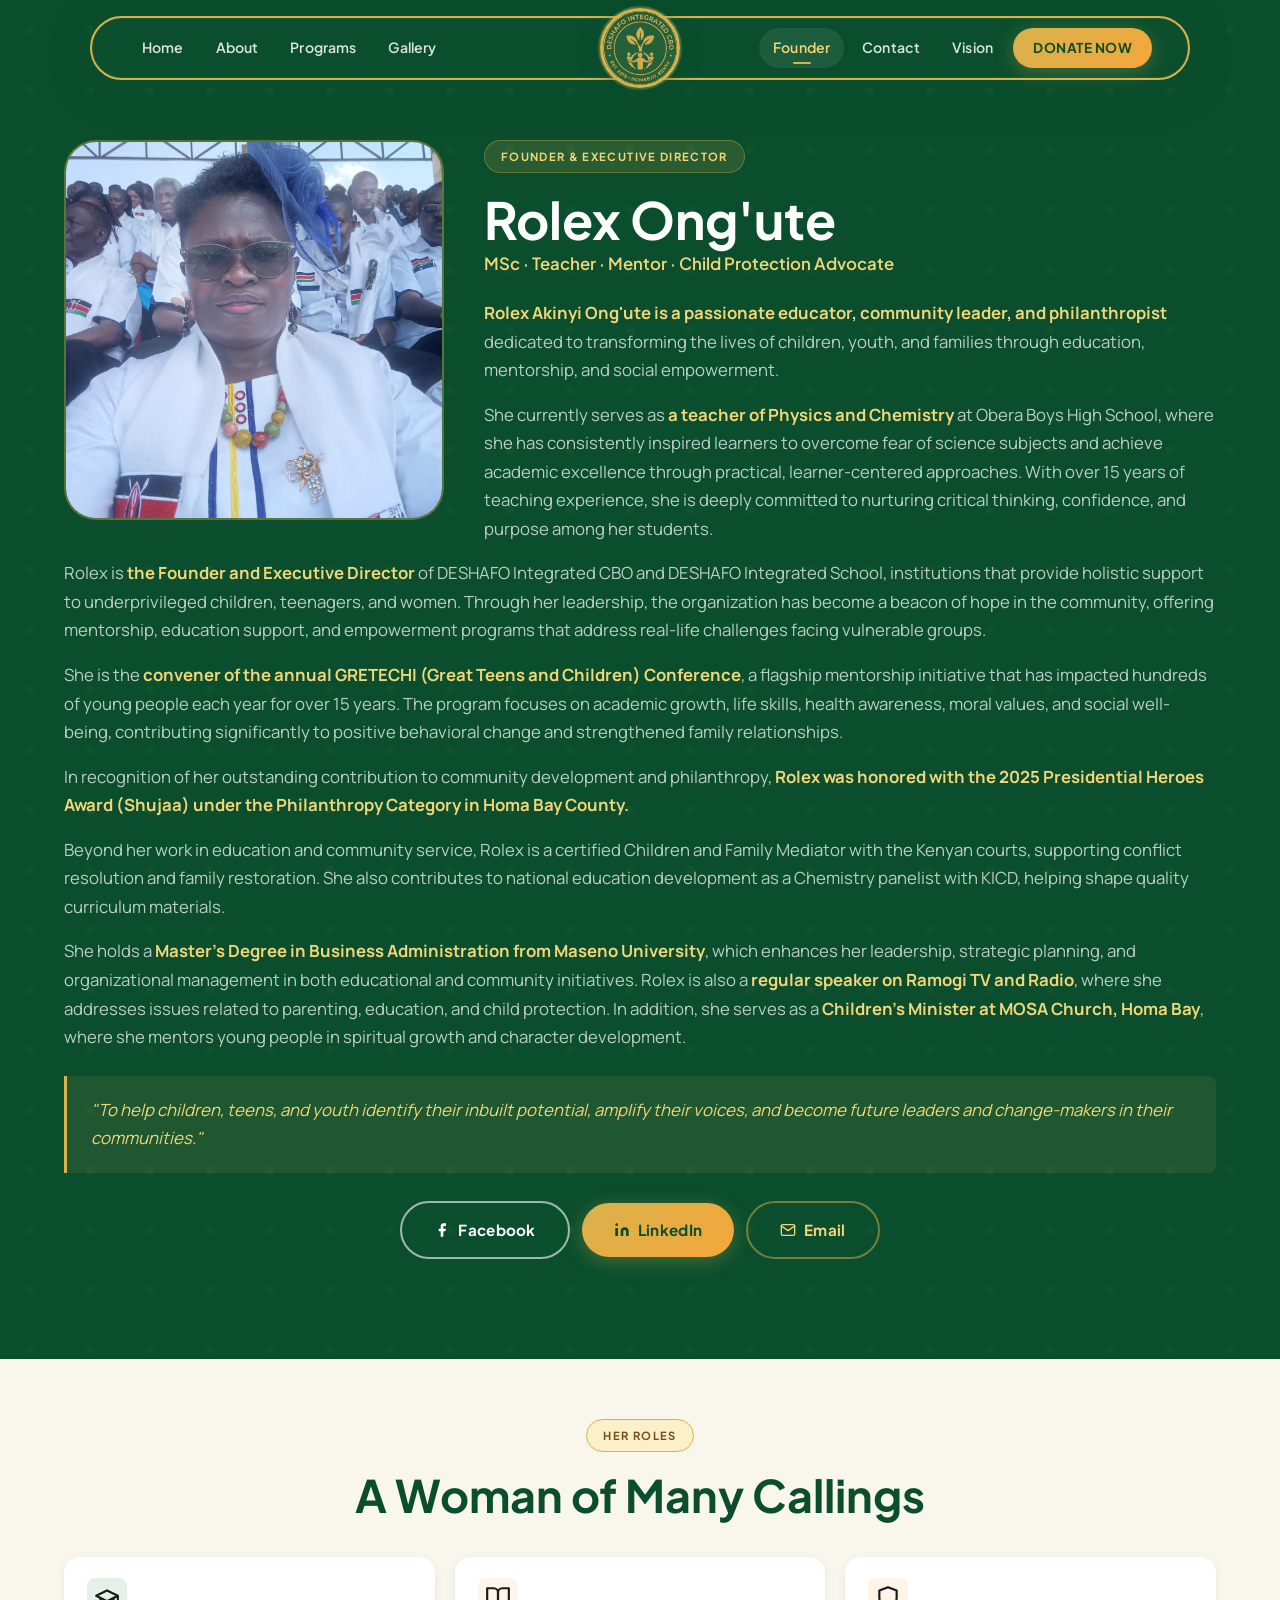
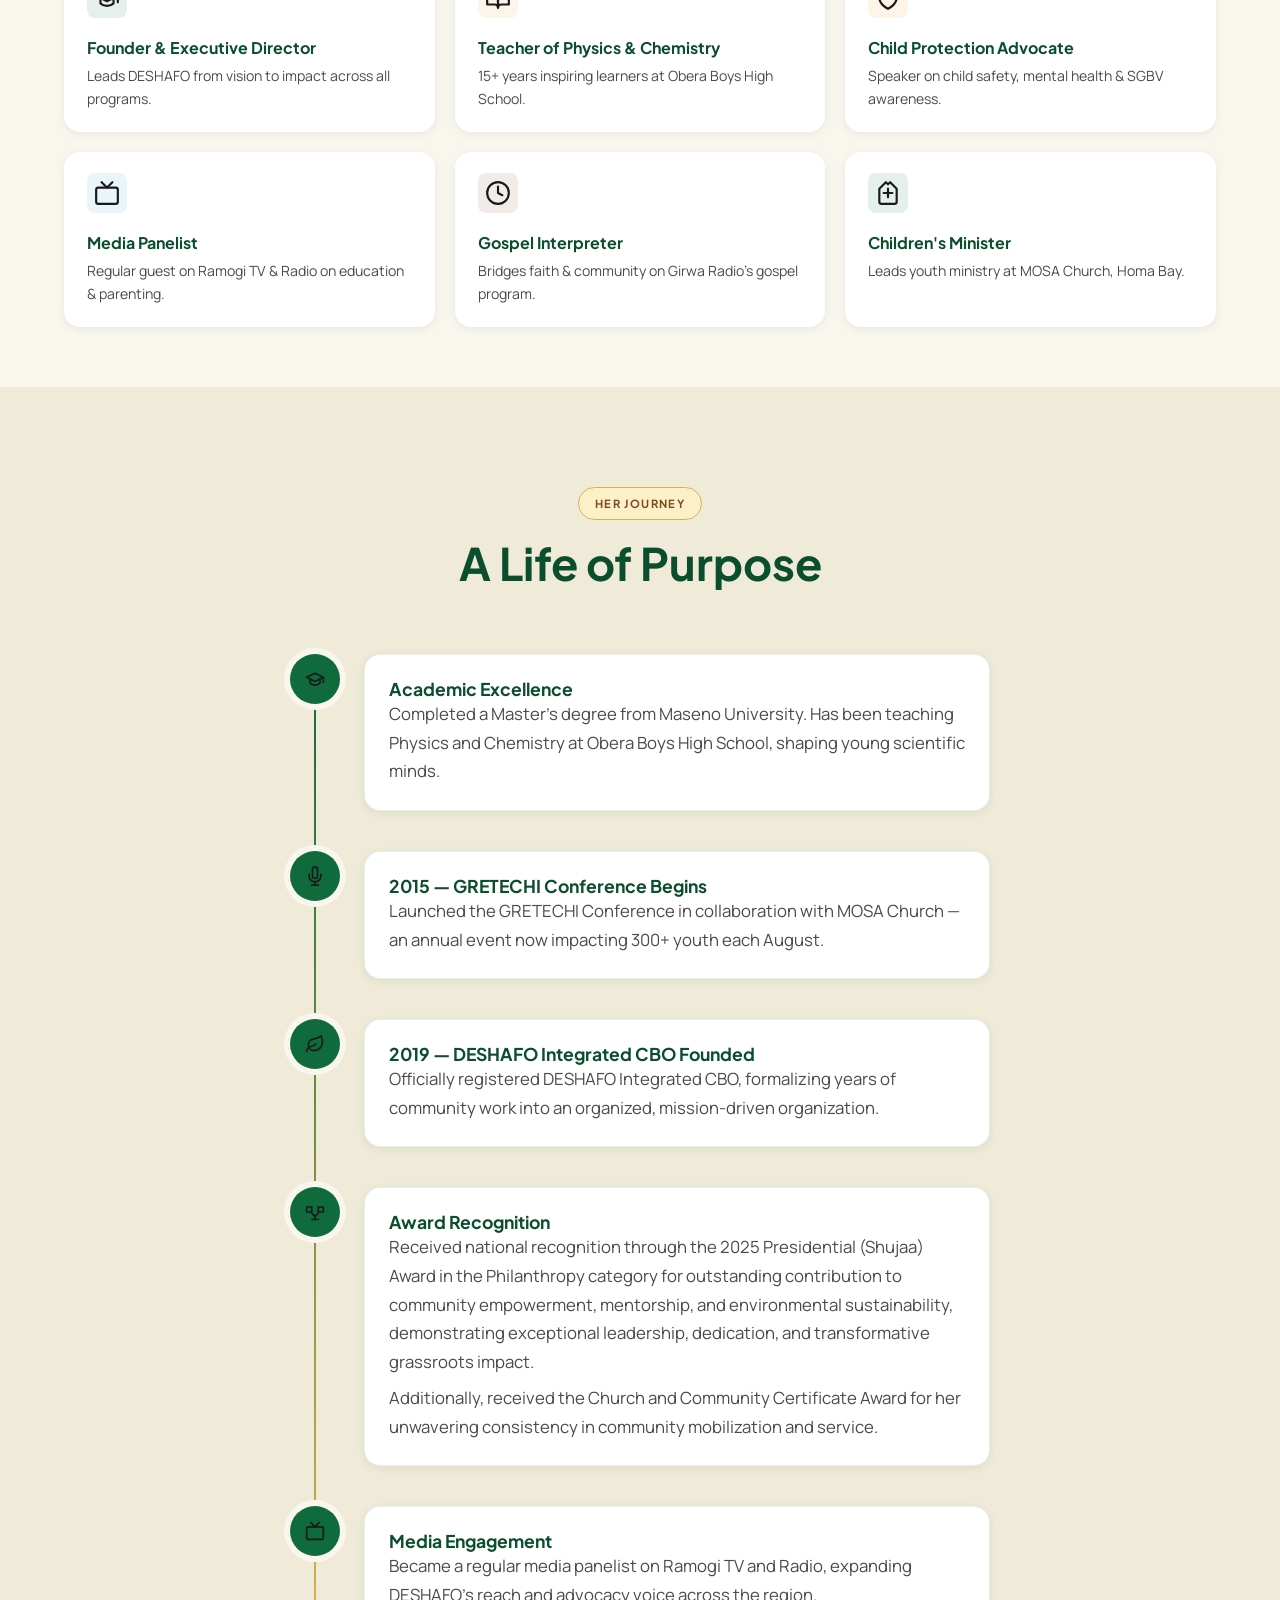
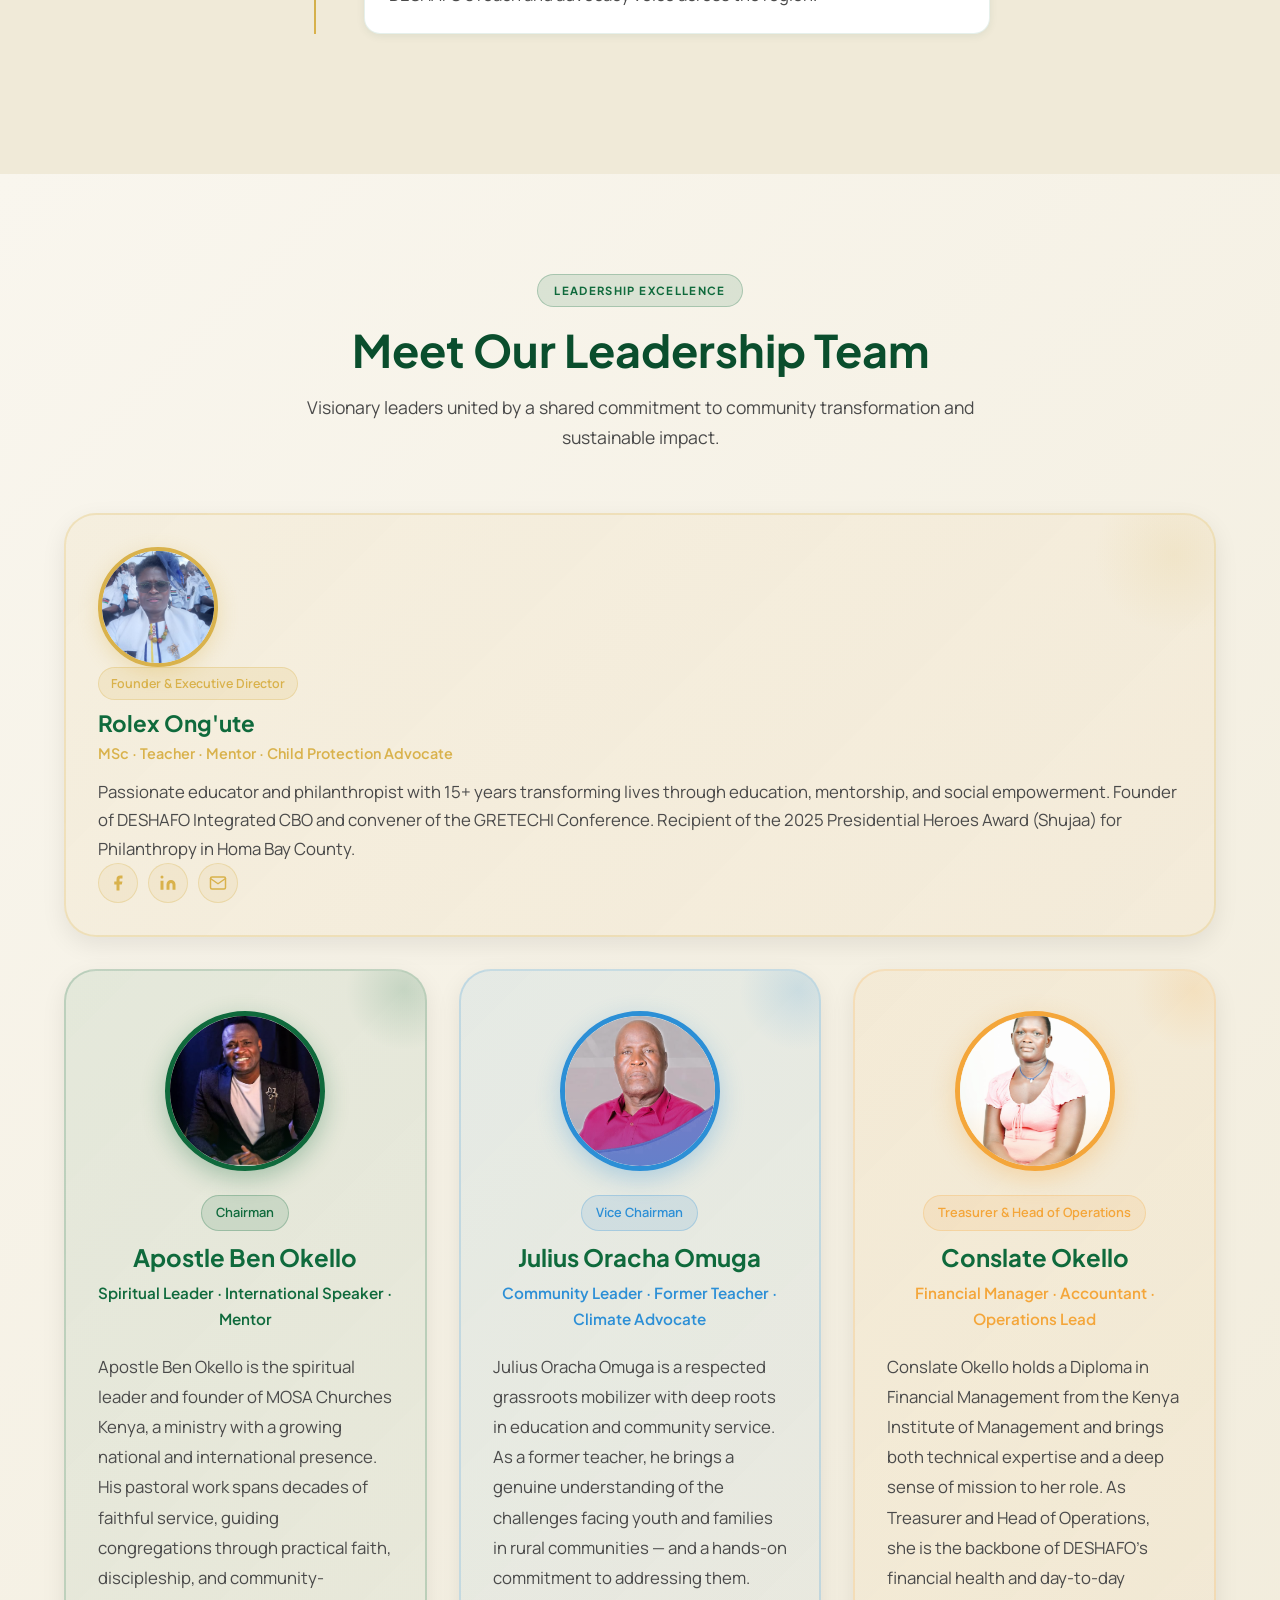
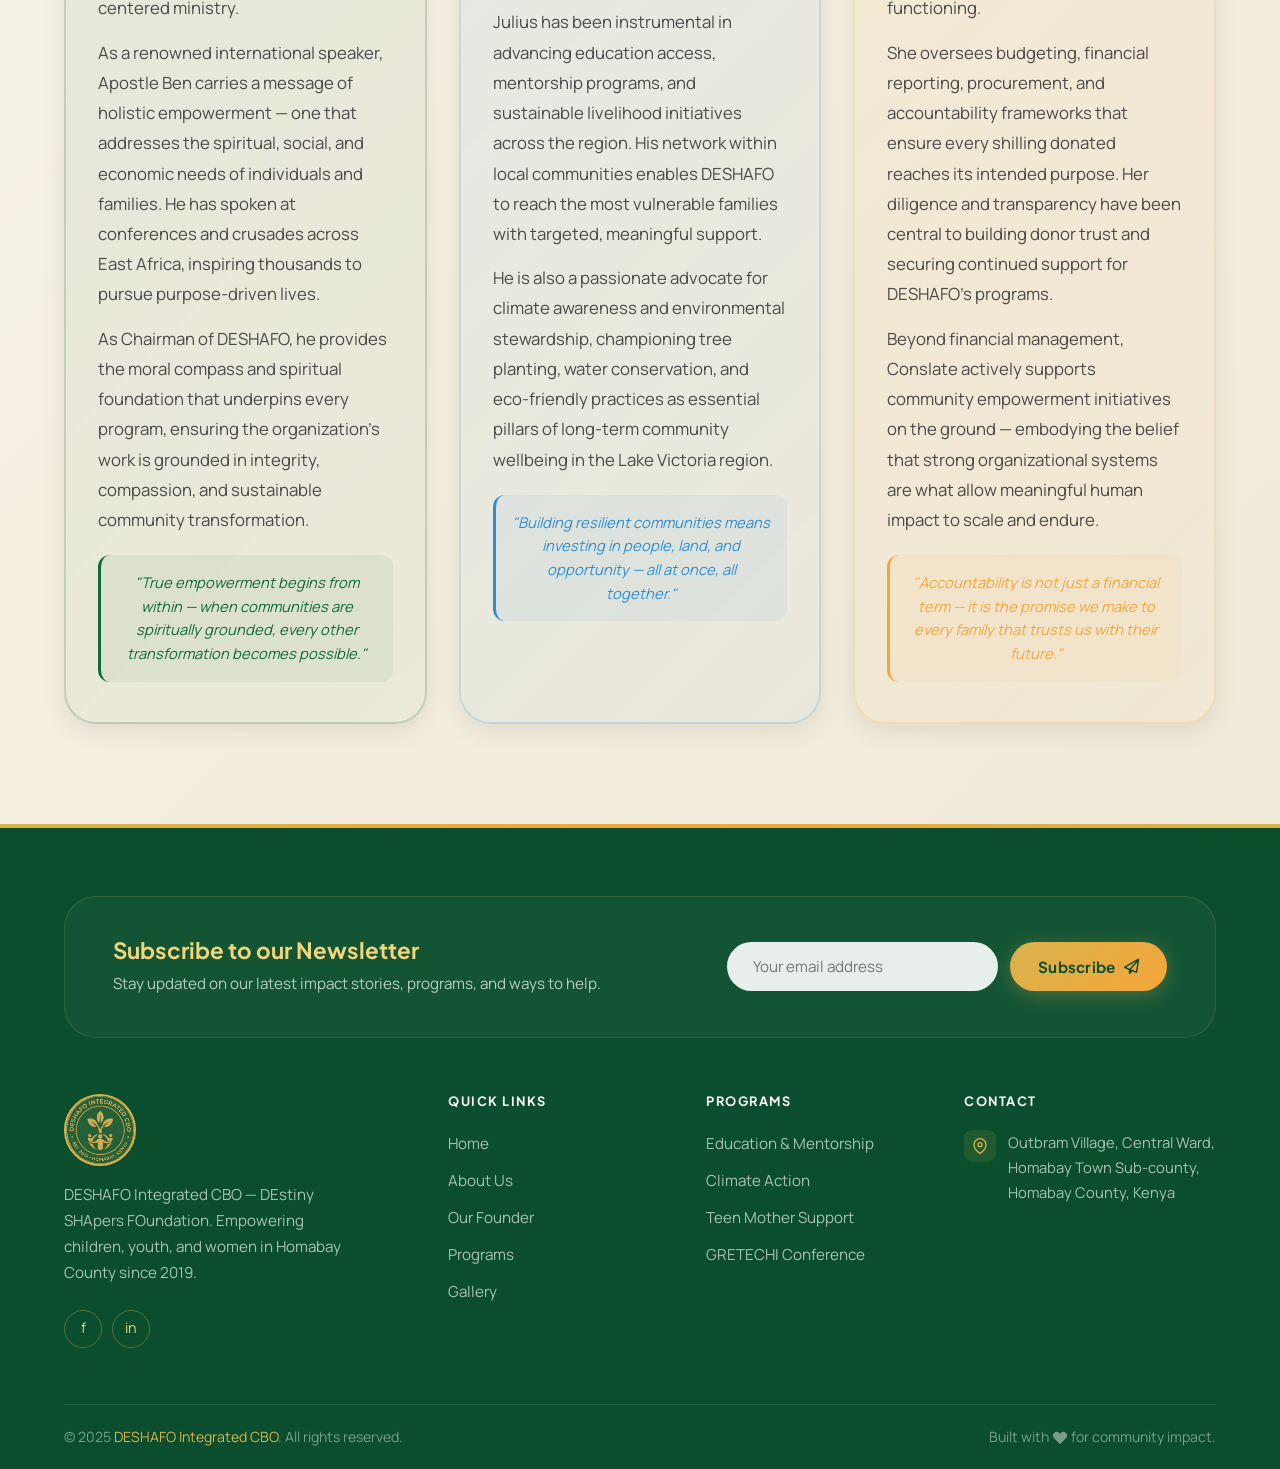
<file: founder.html>
﻿<!DOCTYPE html>
<html lang="en">
<head>
  <meta charset="UTF-8" />
  <link rel="icon" type="image/png" href="assets/images/logo.png" />
  <meta name="viewport" content="width=device-width, initial-scale=1.0" />
  <title>Rolex Ong'ute | Founder of DESHAFO Integrated CBO</title>
  <meta name="description" content="Meet Rolex Ong'ute, founder and executive director of DESHAFO Integrated CBO, educator, child protection advocate, mentor, and Homa Bay community leader." />
  <meta name="robots" content="index, follow" />
  <meta name="author" content="DESHAFO Integrated CBO" />
  <meta name="theme-color" content="#0f6a3c" />
  <link rel="canonical" href="https://deshafo.org/founder.html" />
  <link rel="apple-touch-icon" href="assets/images/logo.png" />
  <meta property="og:type" content="profile" />
  <meta property="og:title" content="Rolex Ong'ute | Founder of DESHAFO Integrated CBO" />
  <meta property="og:description" content="Educator, mentor, child protection advocate, and founder of DESHAFO Integrated CBO in Homa Bay County, Kenya." />
  <meta property="og:url" content="https://deshafo.org/founder.html" />
  <meta property="og:image" content="https://deshafo.org/assets/images/Rolex.jpeg" />
  <meta property="og:site_name" content="DESHAFO Integrated CBO" />
  <meta property="og:locale" content="en_KE" />
  <meta name="twitter:card" content="summary_large_image" />
  <meta name="twitter:title" content="Rolex Ong'ute | Founder of DESHAFO Integrated CBO" />
  <meta name="twitter:description" content="Meet the educator, mentor, and child protection advocate behind DESHAFO Integrated CBO." />
  <meta name="twitter:image" content="https://deshafo.org/assets/images/Rolex.jpeg" />
  <script type="application/ld+json">
  {
    "@context": "https://schema.org",
    "@type": "Person",
    "@id": "https://deshafo.org/founder.html#rolex-ongute",
    "name": "Rolex Ong'ute",
    "image": "https://deshafo.org/assets/images/Rolex.jpeg",
    "jobTitle": "Founder and Executive Director",
    "worksFor": {
      "@type": "Organization",
      "name": "DESHAFO Integrated CBO",
      "url": "https://deshafo.org/"
    },
    "description": "Educator, mentor, child protection advocate, and founder of DESHAFO Integrated CBO in Homa Bay County, Kenya.",
    "sameAs": [
      "https://www.facebook.com/iddyrolex",
      "https://www.linkedin.com/in/rolex-ong-ute"
    ]
  }
  </script>
  <script type="application/ld+json">
  {
    "@context": "https://schema.org",
    "@type": "BreadcrumbList",
    "itemListElement": [
      { "@type": "ListItem", "position": 1, "name": "Home", "item": "https://deshafo.org/" },
      { "@type": "ListItem", "position": 2, "name": "Founder", "item": "https://deshafo.org/founder.html" }
    ]
  }
  </script>
  <link rel="preconnect" href="https://cdnjs.cloudflare.com" crossorigin />
  <link rel="dns-prefetch" href="https://cdnjs.cloudflare.com" />
  <link rel="stylesheet" href="css/style.css" />
  <link rel="stylesheet" href="https://cdnjs.cloudflare.com/ajax/libs/font-awesome/6.5.0/css/all.min.css" integrity="sha512-Avb2QiuDEEvB4bZJYdft2mNjVShBftLdPG8FJ0V7irTLQ8Uo0qcPxh4Plq7G5tGm0rU+1SPhVotteLpBERwTkw==" crossorigin="anonymous" referrerpolicy="no-referrer" />
  <style>
    .timeline { position:relative; max-width:700px; margin:0 auto; }
    .timeline::before { content:''; position:absolute; left:24px; top:0; bottom:0; width:2px; background:linear-gradient(180deg,var(--green),var(--gold)); }
    .timeline-item { display:flex; gap:24px; margin-bottom:40px; position:relative; }
    .timeline-dot { width:50px; height:50px; min-width:50px; background:var(--green); border-radius:50%; display:flex; align-items:center; justify-content:center; font-size:1.3rem; box-shadow:0 0 0 6px var(--ivory); z-index:1; }
    .timeline-content { background:var(--white); border-radius:var(--radius-md); padding:24px; box-shadow:var(--shadow-sm); border:1.5px solid rgba(15,106,60,0.1); flex:1; }

    .leadership-card { cursor:default; }
    .leadership-card:hover { transform:translateY(-8px); box-shadow:0 16px 40px rgba(0,0,0,0.12) !important; }
    .leadership-card a:hover { transform:scale(1.1); background:var(--gold) !important; border-color:var(--gold) !important; color:white !important; }

    @media (max-width: 768px) {
       .founder-section > .container > div { display: block !important; gap: 0 !important; }
       .founder-section { padding: 80px 0 60px !important; }
       .founder-section > .container > div > div:first-child { max-width: 100%; margin: 0 auto 32px; }
       .founder-section > .container > div > div:first-child .reveal { width: 100%; float: none !important; margin: 0 auto 32px !important; max-width: 280px !important; }
       .founder-section > .container > div > div:first-child [style*="aspect-ratio"] { aspect-ratio: 1/1 !important; max-height: 280px; }
       .timeline-item { flex-direction: column; gap: 16px; padding-left: 60px; }
       .timeline-dot { position: absolute; left: 0; top: 0; width: 40px; height: 40px; min-width: 40px; font-size: 1rem; box-shadow: 0 0 0 5px var(--ivory); }
       .timeline::before { left: 20px; }
       [style*="grid-template-columns:repeat(3,1fr)"] { grid-template-columns: 1fr !important; }
       [style*="grid-template-columns:repeat(auto-fit,minmax(320px,1fr))"] { grid-template-columns: 1fr !important; gap: 24px !important; }
      [style*="display:flex;gap:32px;align-items:center"] { flex-direction: column !important; align-items: center !important; text-align: center !important; }
       p { line-height: 1.7; font-size: 0.95rem !important; }
       .founder-photo img { width: 100% !important; height: 100% !important; object-fit: cover !important; }
     }
   </style>
   <link rel="stylesheet" href="css/loader.css"/>
</head>
<body>
<!-- ═══════════════ LOGO LOADER ═══════════════ -->
<div id="page-loader" aria-label="Loading" role="status">
  <div class="ldr-orb ldr-orb--a"></div>
  <div class="ldr-orb ldr-orb--b"></div>
  <div class="ldr-orb ldr-orb--c"></div>
  <div class="ldr-stage">
    <div class="ldr-ripple ldr-ripple--1"></div>
    <div class="ldr-ripple ldr-ripple--2"></div>
    <div class="ldr-ripple ldr-ripple--3"></div>
    <div class="ldr-outer-ring"></div>
    <svg class="ldr-orbital" viewBox="0 0 200 200" xmlns="http://www.w3.org/2000/svg">
      <circle cx="100" cy="100" r="90" class="ldr-track"/>
      <circle cx="100" cy="100" r="90" class="ldr-comet--glow"/>
      <circle cx="100" cy="100" r="90" class="ldr-comet--arc"/>
      <circle cx="100" cy="100" r="90" class="ldr-comet--tip"/>
    </svg>
    <div class="ldr-logo-wrap">
      <img src="assets/images/logo.png" class="ldr-logo" alt="DESHAFO"/>
      <div class="ldr-logo-halo"></div>
      <div class="ldr-logo-shine"></div>
    </div>
  </div>
  <p class="ldr-tagline"><em>Shaping Destiny.</em>&nbsp; Restoring Hope.</p>
  <div class="ldr-dots"><span></span><span></span><span></span><span></span><span></span></div>
</div>
<!-- ══════════════ END LOADER ══════════════ -->

<!-- NAVBAR -->
<div class="navbar-wrapper">
  <nav class="navbar">
    <div class="nav-left"><a href="index.html">Home</a><a href="about.html">About</a><a href="programs.html">Programs</a><a href="gallery.html">Gallery</a></div>
    <div class="nav-logo"><a href="index.html"><img src="assets/images/logo.png" alt="DESHAFO" /></a></div>
    <div class="nav-right"><a href="founder.html" class="active">Founder</a><a href="contact.html">Contact</a><a href="about.html#vision">Vision</a></div>
    <div class="nav-auth"><a href="donations.html" class="btn btn-gold" style="padding:8px 20px;font-size:0.85rem;text-transform:uppercase;letter-spacing:0.5px;">Donate Now</a></div>
    <div class="hamburger"><span></span><span></span><span></span></div>
  </nav>
</div>
<div class="mobile-nav">
  <img src="assets/images/logo.png" alt="DESHAFO" class="mobile-nav-logo" />
  <a href="index.html">Home</a><a href="about.html">About Us</a><a href="programs.html">Programs</a>
  <a href="gallery.html">Gallery</a><a href="donations.html">Donate</a><a href="contact.html">Contact</a><a href="about.html#vision">Vision</a>
</div>

<!-- HERO -->
<section class="founder-section" style="padding:140px 0 100px;position:relative;overflow:hidden;">
  <div class="container" style="position:relative;z-index:1;">
     <div style="position:relative;z-index:1;">
       <div class="reveal" style="float:left;margin:0 40px 20px 0;max-width:380px;">
         <div style="width:100%;aspect-ratio:1;background:linear-gradient(160deg,rgba(217,178,76,0.15) 0%,rgba(244,166,58,0.08) 100%);border:2px solid rgba(217,178,76,0.3);border-radius:var(--radius-lg);display:flex;align-items:center;justify-content:center;overflow:hidden;">
            <img src="assets/images/Rolex.jpeg" alt="Rolex Ong'ute" style="width:100%;height:100%;object-fit:cover;" />
         </div>
       </div>
       <div class="reveal reveal-delay-1">
         <span class="badge" style="background:rgba(217,178,76,0.15);color:var(--gold-light);border-color:rgba(217,178,76,0.35);">Founder &amp; Executive Director</span>
         <h1 style="color:var(--white);font-size:clamp(2rem,4vw,3.2rem);">Rolex Ong'ute</h1>
         <p style="color:var(--gold-light);font-family:var(--font-head);font-weight:600;font-size:1.05rem;margin-bottom:20px;">
           MSc · Teacher · Mentor · Child Protection Advocate
         </p>
         <p style="color:rgba(255,255,255,0.72);margin-bottom:16px;"><strong style="color:var(--gold-light);">Rolex Akinyi Ong'ute is a passionate educator, community leader, and philanthropist</strong> dedicated to transforming the lives of children, youth, and families through education, mentorship, and social empowerment.</p>
         <p style="color:rgba(255,255,255,0.72);margin-bottom:16px;">She currently serves as <strong style="color:var(--gold-light);">a teacher of Physics and Chemistry</strong> at Obera Boys High School, where she has consistently inspired learners to overcome fear of science subjects and achieve academic excellence through practical, learner-centered approaches. With over 15 years of teaching experience, she is deeply committed to nurturing critical thinking, confidence, and purpose among her students.</p>
         <p style="color:rgba(255,255,255,0.72);margin-bottom:16px;">Rolex is <strong style="color:var(--gold-light);">the Founder and Executive Director</strong> of DESHAFO Integrated CBO and DESHAFO Integrated School, institutions that provide holistic support to underprivileged children, teenagers, and women. Through her leadership, the organization has become a beacon of hope in the community, offering mentorship, education support, and empowerment programs that address real-life challenges facing vulnerable groups.</p>
         <p style="color:rgba(255,255,255,0.72);margin-bottom:16px;">She is the <strong style="color:var(--gold-light);">convener of the annual GRETECHI (Great Teens and Children) Conference</strong>, a flagship mentorship initiative that has impacted hundreds of young people each year for over 15 years. The program focuses on academic growth, life skills, health awareness, moral values, and social well-being, contributing significantly to positive behavioral change and strengthened family relationships.</p>
         <p style="color:rgba(255,255,255,0.72);margin-bottom:16px;">In recognition of her outstanding contribution to community development and philanthropy, <strong style="color:var(--gold-light);">Rolex was honored with the 2025 Presidential Heroes Award (Shujaa) under the Philanthropy Category in Homa Bay County.</strong></p>
         <p style="color:rgba(255,255,255,0.72);margin-bottom:16px;">Beyond her work in education and community service, Rolex is a certified Children and Family Mediator with the Kenyan courts, supporting conflict resolution and family restoration. She also contributes to national education development as a Chemistry panelist with KICD, helping shape quality curriculum materials.</p>
         <p style="color:rgba(255,255,255,0.72);margin-bottom:24px;">She holds a <strong style="color:var(--gold-light);">Master's Degree in Business Administration from Maseno University</strong>, which enhances her leadership, strategic planning, and organizational management in both educational and community initiatives. Rolex is also a <strong style="color:var(--gold-light);">regular speaker on Ramogi TV and Radio</strong>, where she addresses issues related to parenting, education, and child protection. In addition, she serves as a <strong style="color:var(--gold-light);">Children's Minister at MOSA Church, Homa Bay</strong>, where she mentors young people in spiritual growth and character development.</p>
         <div class="founder-quote" style="margin-bottom:28px;">
           <p>"To help children, teens, and youth identify their inbuilt potential, amplify their voices, and become future leaders and change-makers in their communities."</p>
         </div>
         <div style="clear:both;"></div>
         <div style="display:flex;gap:12px;flex-wrap:wrap;align-items:center;justify-content:center;">
          <a href="https://www.facebook.com/iddyrolex" target="_blank" class="btn btn-outline" style="display:inline-flex;align-items:center;gap:8px;">
            <svg xmlns="http://www.w3.org/2000/svg" width="16" height="16" viewBox="0 0 24 24" fill="currentColor"><path d="M18 2h-3a5 5 0 0 0-5 5v3H7v4h3v8h4v-8h3l1-4h-4V7a1 1 0 0 1 1-1h3z"/></svg>
            Facebook
          </a>
          <a href="https://www.linkedin.com/in/rolex-ong-ute" target="_blank" class="btn btn-gold" style="display:inline-flex;align-items:center;gap:8px;">
            <svg xmlns="http://www.w3.org/2000/svg" width="16" height="16" viewBox="0 0 24 24" fill="currentColor"><path d="M16 8a6 6 0 0 1 6 6v7h-4v-7a2 2 0 0 0-2-2 2 2 0 0 0-2 2v7h-4v-7a6 6 0 0 1 6-6z"/><rect x="2" y="9" width="4" height="12"/><circle cx="4" cy="4" r="2"/></svg>
            LinkedIn
          </a>
          <a href="mailto:iddyrolex@yahoo.com" class="btn btn-outline" style="display:inline-flex;align-items:center;gap:8px;border-color:rgba(217,178,76,0.5);color:var(--gold-light);">
            <svg xmlns="http://www.w3.org/2000/svg" width="16" height="16" viewBox="0 0 24 24" fill="none" stroke="currentColor" stroke-width="2" stroke-linecap="round" stroke-linejoin="round"><path d="M4 4h16c1.1 0 2 .9 2 2v12c0 1.1-.9 2-2 2H4c-1.1 0-2-.9-2-2V6c0-1.1.9-2 2-2z"/><polyline points="22,6 12,13 2,6"/></svg>
            Email
          </a>
        </div>
      </div>
    </div>
  </div>
</section>

<!-- ROLES & RESPONSIBILITIES — compact highlights strip -->
<section class="section-pad" style="background:var(--ivory);padding-top:60px;padding-bottom:60px;">
  <div class="container">
    <div class="section-header reveal" style="margin-bottom:36px;">
      <span class="badge">Her Roles</span>
      <h2>A Woman of Many Callings</h2>
    </div>
    <div style="display:grid;grid-template-columns:repeat(3,1fr);gap:20px;" class="roles-compact">
      <div class="mission-card reveal reveal-delay-1" style="padding:20px 22px;">
        <div class="card-icon" style="background:rgba(15,106,60,0.1);width:40px;height:40px;"><svg xmlns="http://www.w3.org/2000/svg" width="18" height="18" viewBox="0 0 24 24" fill="none" stroke="currentColor" stroke-width="2" stroke-linecap="round" stroke-linejoin="round"><path d="M22 10v6M2 10l10-5 10 5-10 5z"/><path d="M6 12v5c3 3 9 3 12 0v-5"/></svg></div>
        <h3 style="font-size:1rem;margin-bottom:6px;">Founder &amp; Executive Director</h3>
        <p style="font-size:0.88rem;margin:0;">Leads DESHAFO from vision to impact across all programs.</p>
      </div>
       <div class="mission-card reveal reveal-delay-2" style="padding:20px 22px;">
         <div class="card-icon" style="background:rgba(217,178,76,0.12);width:40px;height:40px;"><svg xmlns="http://www.w3.org/2000/svg" width="18" height="18" viewBox="0 0 24 24" fill="none" stroke="currentColor" stroke-width="2" stroke-linecap="round" stroke-linejoin="round"><path d="M2 3h6a4 4 0 0 1 4 4v14a3 3 0 0 0-3-3H2z"/><path d="M22 3h-6a4 4 0 0 0-4 4v14a3 3 0 0 1 3-3h7z"/></svg></div>
         <h3 style="font-size:1rem;margin-bottom:6px;">Teacher of Physics &amp; Chemistry</h3>
         <p style="font-size:0.88rem;margin:0;">15+ years inspiring learners at Obera Boys High School.</p>
       </div>
      <div class="mission-card reveal reveal-delay-3" style="padding:20px 22px;">
        <div class="card-icon" style="background:rgba(244,166,58,0.12);width:40px;height:40px;"><svg xmlns="http://www.w3.org/2000/svg" width="18" height="18" viewBox="0 0 24 24" fill="none" stroke="currentColor" stroke-width="2" stroke-linecap="round" stroke-linejoin="round"><path d="M12 22s8-4 8-10V5l-8-3-8 3v7c0 6 8 10 8 10z"/></svg></div>
        <h3 style="font-size:1rem;margin-bottom:6px;">Child Protection Advocate</h3>
        <p style="font-size:0.88rem;margin:0;">Speaker on child safety, mental health &amp; SGBV awareness.</p>
      </div>
      <div class="mission-card reveal reveal-delay-1" style="padding:20px 22px;">
        <div class="card-icon" style="background:rgba(44,143,214,0.1);width:40px;height:40px;"><svg xmlns="http://www.w3.org/2000/svg" width="18" height="18" viewBox="0 0 24 24" fill="none" stroke="currentColor" stroke-width="2" stroke-linecap="round" stroke-linejoin="round"><rect x="2" y="7" width="20" height="15" rx="2" ry="2"/><polyline points="17 2 12 7 7 2"/></svg></div>
        <h3 style="font-size:1rem;margin-bottom:6px;">Media Panelist</h3>
        <p style="font-size:0.88rem;margin:0;">Regular guest on Ramogi TV &amp; Radio on education &amp; parenting.</p>
      </div>
       <div class="mission-card reveal reveal-delay-2" style="padding:20px 22px;">
         <div class="card-icon" style="background:rgba(122,75,31,0.1);width:40px;height:40px;"><svg xmlns="http://www.w3.org/2000/svg" width="18" height="18" viewBox="0 0 24 24" fill="none" stroke="currentColor" stroke-width="2" stroke-linecap="round" stroke-linejoin="round"><path d="M12 2c-5.5 0-10 4.5-10 10s4.5 10 10 10 10-4.5 10-10S17.5 2 12 2z"/><path d="M12 6v6l4 2"/></svg></div>
         <h3 style="font-size:1rem;margin-bottom:6px;">Gospel Interpreter</h3>
         <p style="font-size:0.88rem;margin:0;">Bridges faith &amp; community on Girwa Radio's gospel program.</p>
       </div>
      <div class="mission-card reveal reveal-delay-3" style="padding:20px 22px;">
        <div class="card-icon" style="background:rgba(15,106,60,0.1);width:40px;height:40px;"><svg xmlns="http://www.w3.org/2000/svg" width="18" height="18" viewBox="0 0 24 24" fill="none" stroke="currentColor" stroke-width="2" stroke-linecap="round" stroke-linejoin="round"><path d="M18 22H6a2 2 0 0 1-2-2V8l6-6 2 2 2-2 6 6v12a2 2 0 0 1-2 2z"/><path d="M12 8v8"/><path d="M8 12h8"/></svg></div>
        <h3 style="font-size:1rem;margin-bottom:6px;">Children's Minister</h3>
        <p style="font-size:0.88rem;margin:0;">Leads youth ministry at MOSA Church, Homa Bay.</p>
      </div>
    </div>
  </div>
</section>

<!-- TIMELINE -->
<section class="section-pad" style="background:var(--ivory-dark);">
  <div class="container">
    <div class="section-header reveal">
      <span class="badge">Her Journey</span>
      <h2>A Life of Purpose</h2>
    </div>
    <div class="timeline reveal">
      <div class="timeline-item">
        <div class="timeline-dot"><svg xmlns="http://www.w3.org/2000/svg" width="20" height="20" viewBox="0 0 24 24" fill="none" stroke="currentColor" stroke-width="2" stroke-linecap="round" stroke-linejoin="round"><path d="M22 10v6M2 10l10-5 10 5-10 5z"/><path d="M6 12v5c3 3 9 3 12 0v-5"/></svg></div>
        <div class="timeline-content">
          <h4>Academic Excellence</h4>
          <p>Completed a Master's degree from Maseno University. Has been teaching Physics and Chemistry at Obera Boys High School, shaping young scientific minds.</p>
        </div>
      </div>
      <div class="timeline-item">
        <div class="timeline-dot"><svg xmlns="http://www.w3.org/2000/svg" width="20" height="20" viewBox="0 0 24 24" fill="none" stroke="currentColor" stroke-width="2" stroke-linecap="round" stroke-linejoin="round"><path d="M12 1a3 3 0 0 0-3 3v8a3 3 0 0 0 6 0V4a3 3 0 0 0-3-3z"/><path d="M19 10v2a7 7 0 0 1-14 0v-2"/><line x1="12" y1="19" x2="12" y2="23"/><line x1="8" y1="23" x2="16" y2="23"/></svg></div>
        <div class="timeline-content">
          <h4>2015 — GRETECHI Conference Begins</h4>
          <p>Launched the GRETECHI Conference in collaboration with MOSA Church — an annual event now impacting 300+ youth each August.</p>
        </div>
      </div>
      <div class="timeline-item">
        <div class="timeline-dot"><svg xmlns="http://www.w3.org/2000/svg" width="20" height="20" viewBox="0 0 24 24" fill="none" stroke="currentColor" stroke-width="2" stroke-linecap="round" stroke-linejoin="round"><path d="M11 20A7 7 0 0 1 9.8 6.1C15.5 5 17 4.48 19 2c1 2 2 4.18 2 8 0 5.5-4.78 10-10 10z"/><path d="M2 21c0-3 1.85-5.36 5.08-6C9.5 14.52 12 13 13 12"/></svg></div>
        <div class="timeline-content">
          <h4>2019 — DESHAFO Integrated CBO Founded</h4>
          <p>Officially registered DESHAFO Integrated CBO, formalizing years of community work into an organized, mission-driven organization.</p>
        </div>
      </div>
      <div class="timeline-item">
        <div class="timeline-dot"><svg xmlns="http://www.w3.org/2000/svg" width="20" height="20" viewBox="0 0 24 24" fill="none" stroke="currentColor" stroke-width="2" stroke-linecap="round" stroke-linejoin="round"><polyline points="8 6 2 6 2 12 8 12"/><polyline points="16 6 22 6 22 12 16 12"/><path d="M12 17v4"/><path d="M8 21h8"/><path d="M8 6v6a4 4 0 0 0 8 0V6"/></svg></div>
        <div class="timeline-content">
          <h4>Award Recognition</h4>
          <p>Received national recognition through the 2025 Presidential (Shujaa) Award in the Philanthropy category for outstanding contribution to community empowerment, mentorship, and environmental sustainability, demonstrating exceptional leadership, dedication, and transformative grassroots impact.</p>
          <p style="margin-top: 8px;">Additionally, received the Church and Community Certificate Award for her unwavering consistency in community mobilization and service.</p>
        </div>
      </div>
      <div class="timeline-item">
        <div class="timeline-dot"><svg xmlns="http://www.w3.org/2000/svg" width="20" height="20" viewBox="0 0 24 24" fill="none" stroke="currentColor" stroke-width="2" stroke-linecap="round" stroke-linejoin="round"><rect x="2" y="7" width="20" height="15" rx="2" ry="2"/><polyline points="17 2 12 7 7 2"/></svg></div>
        <div class="timeline-content">
          <h4>Media Engagement</h4>
          <p>Became a regular media panelist on Ramogi TV and Radio, expanding DESHAFO's reach and advocacy voice across the region.</p>
        </div>
      </div>
    </div>
  </div>
</section>

<!-- LEADERSHIP TEAM -->
<section class="section-pad" style="background:linear-gradient(135deg,var(--ivory) 0%,var(--ivory-dark) 100%);position:relative;overflow:hidden;">
  <div style="position:absolute;top:0;left:0;width:100%;height:100%;opacity:0.03;background:url('data:image/svg+xml,%3Csvg width="60" height="60" viewBox="0 0 60 60" xmlns="http://www.w3.org/2000/svg"%3E%3Cg fill="none" fill-rule="evenodd"%3E%3Cg fill="%230F6A3C" fill-opacity="1"%3E%3Cpath d="M36 34v-4h-2v4h-4v2h4v4h2v-4h4v-2h-4zm0-30V0h-2v4h-4v2h4v4h2V6h4V4h-4zM6 34v-4H4v4H0v2h4v4h2v-4h4v-2H6zM6 4V0H4v4H0v2h4v4h2V6h4V4H6z"/%3E%3C/g%3E%3C/g%3E%3C/svg%3E');pointer-events:none;"></div>
  <div class="container" style="position:relative;z-index:1;">
    <div class="section-header reveal" style="text-align:center;max-width:700px;margin:0 auto 60px;">
      <span class="badge" style="background:rgba(15,106,60,0.12);color:var(--green);border-color:rgba(15,106,60,0.25);">Leadership Excellence</span>
      <h2 style="font-size:clamp(2rem,4vw,2.8rem);margin-bottom:16px;">Meet Our Leadership Team</h2>
      <p style="font-size:1.1rem;color:var(--text-muted);">Visionary leaders united by a shared commitment to community transformation and sustainable impact.</p>
    </div>

    <!-- Founder Summary Card (compact, links to top section) -->
    <div class="reveal reveal-delay-1 leadership-card" style="background:linear-gradient(135deg,rgba(217,178,76,0.08) 0%,rgba(244,166,58,0.05) 100%);border-radius:var(--radius-lg);padding:32px;box-shadow:0 8px 24px rgba(0,0,0,0.08);border:2px solid rgba(217,178,76,0.25);position:relative;overflow:hidden;transition:all 0.4s ease;margin-bottom:32px;">
      <div style="position:absolute;top:-40px;right:-40px;width:160px;height:160px;background:radial-gradient(circle,rgba(217,178,76,0.12) 0%,transparent 70%);border-radius:50%;"></div>
      <div style="position:relative;z-index:1;" class="founder-summary-banner">
        <div style="width:120px;height:120px;min-width:120px;border-radius:50%;overflow:hidden;border:4px solid var(--gold);box-shadow:0 6px 20px rgba(217,178,76,0.3);">
          <img src="assets/images/Rolex.jpeg" alt="Rolex Ong'ute" style="width:100%;height:100%;object-fit:cover;display:block;" />
        </div>
        <div style="flex:1;min-width:200px;">
          <span style="display:inline-block;padding:5px 12px;background:rgba(217,178,76,0.15);color:var(--gold);border-radius:20px;font-size:0.78rem;font-weight:600;margin-bottom:10px;border:1px solid rgba(217,178,76,0.3);">Founder &amp; Executive Director</span>
          <h3 style="font-size:1.4rem;margin-bottom:4px;color:var(--green);">Rolex Ong'ute</h3>
          <p style="color:var(--gold);font-family:var(--font-head);font-weight:600;font-size:0.9rem;margin-bottom:12px;">MSc · Teacher · Mentor · Child Protection Advocate</p>
          <p style="color:var(--text-muted);line-height:1.7;margin-bottom:0;">Passionate educator and philanthropist with 15+ years transforming lives through education, mentorship, and social empowerment. Founder of DESHAFO Integrated CBO and convener of the GRETECHI Conference. Recipient of the 2025 Presidential Heroes Award (Shujaa) for Philanthropy in Homa Bay County.</p>
        </div>
        <div style="display:flex;gap:10px;align-items:center;">
          <a href="https://www.facebook.com/iddyrolex" target="_blank" style="width:40px;height:40px;border-radius:50%;background:rgba(217,178,76,0.1);border:1.5px solid rgba(217,178,76,0.3);display:flex;align-items:center;justify-content:center;color:var(--gold);transition:all 0.3s ease;">
            <svg xmlns="http://www.w3.org/2000/svg" width="18" height="18" viewBox="0 0 24 24" fill="currentColor"><path d="M18 2h-3a5 5 0 0 0-5 5v3H7v4h3v8h4v-8h3l1-4h-4V7a1 1 0 0 1 1-1h3z"/></svg>
          </a>
          <a href="https://www.linkedin.com/in/rolex-ong-ute" target="_blank" style="width:40px;height:40px;border-radius:50%;background:rgba(217,178,76,0.1);border:1.5px solid rgba(217,178,76,0.3);display:flex;align-items:center;justify-content:center;color:var(--gold);transition:all 0.3s ease;">
            <svg xmlns="http://www.w3.org/2000/svg" width="18" height="18" viewBox="0 0 24 24" fill="currentColor"><path d="M16 8a6 6 0 0 1 6 6v7h-4v-7a2 2 0 0 0-2-2 2 2 0 0 0-2 2v7h-4v-7a6 6 0 0 1 6-6z"/><rect x="2" y="9" width="4" height="12"/><circle cx="4" cy="4" r="2"/></svg>
          </a>
          <a href="mailto:iddyrolex@yahoo.com" style="width:40px;height:40px;border-radius:50%;background:rgba(217,178,76,0.1);border:1.5px solid rgba(217,178,76,0.3);display:flex;align-items:center;justify-content:center;color:var(--gold);transition:all 0.3s ease;">
            <svg xmlns="http://www.w3.org/2000/svg" width="18" height="18" viewBox="0 0 24 24" fill="none" stroke="currentColor" stroke-width="2" stroke-linecap="round" stroke-linejoin="round"><path d="M4 4h16c1.1 0 2 .9 2 2v12c0 1.1-.9 2-2 2H4c-1.1 0-2-.9-2-2V6c0-1.1.9-2 2-2z"/><polyline points="22,6 12,13 2,6"/></svg>
          </a>
        </div>
      </div>
    </div>

    <!-- Other Leaders — full bios, equal weight -->
    <div style="display:grid;grid-template-columns:repeat(auto-fit,minmax(320px,1fr));gap:32px;max-width:1200px;margin:0 auto;">

      <!-- Chairman Card — Full Bio -->
      <div class="reveal reveal-delay-2 leadership-card" style="background:linear-gradient(135deg,rgba(15,106,60,0.08) 0%,rgba(15,106,60,0.03) 100%);border-radius:var(--radius-lg);padding:40px 32px;box-shadow:0 8px 24px rgba(0,0,0,0.08);border:2px solid rgba(15,106,60,0.2);position:relative;overflow:hidden;transition:all 0.4s ease;">
        <div style="position:absolute;top:-40px;right:-40px;width:120px;height:120px;background:radial-gradient(circle,rgba(15,106,60,0.15) 0%,transparent 70%);border-radius:50%;"></div>
        <div style="position:relative;z-index:1;">
          <div style="width:160px;height:160px;margin:0 auto 24px;border-radius:50%;overflow:hidden;border:5px solid var(--green);box-shadow:0 8px 24px rgba(15,106,60,0.3);position:relative;">
            <img src="assets/images/Ben.jpeg" alt="Apostle Ben Okello" style="width:100%;height:100%;object-fit:cover;display:block;" />
            <div style="position:absolute;inset:0;background:linear-gradient(180deg,transparent 60%,rgba(15,106,60,0.2) 100%);"></div>
          </div>
          <div style="text-align:center;">
            <span style="display:inline-block;padding:6px 14px;background:rgba(15,106,60,0.12);color:var(--green);border-radius:20px;font-size:0.8rem;font-weight:600;margin-bottom:12px;border:1px solid rgba(15,106,60,0.25);">Chairman</span>
            <h3 style="font-size:1.5rem;margin-bottom:8px;color:var(--green);">Apostle Ben Okello</h3>
            <p style="color:var(--green);font-family:var(--font-head);font-weight:600;font-size:0.95rem;margin-bottom:20px;">Spiritual Leader · International Speaker · Mentor</p>
            <div style="text-align:left;" class="leadership-card-bio">
              <p style="color:var(--text-muted);line-height:1.8;margin-bottom:14px;">Apostle Ben Okello is the spiritual leader and founder of MOSA Churches Kenya, a ministry with a growing national and international presence. His pastoral work spans decades of faithful service, guiding congregations through practical faith, discipleship, and community-centered ministry.</p>
              <p style="color:var(--text-muted);line-height:1.8;margin-bottom:14px;">As a renowned international speaker, Apostle Ben carries a message of holistic empowerment — one that addresses the spiritual, social, and economic needs of individuals and families. He has spoken at conferences and crusades across East Africa, inspiring thousands to pursue purpose-driven lives.</p>
              <p style="color:var(--text-muted);line-height:1.8;">As Chairman of DESHAFO, he provides the moral compass and spiritual foundation that underpins every program, ensuring the organization's work is grounded in integrity, compassion, and sustainable community transformation.</p>
            </div>
            <div style="margin-top:20px;padding:16px;background:rgba(15,106,60,0.06);border-radius:12px;border-left:3px solid var(--green);">
              <p style="color:var(--green);font-style:italic;font-size:0.92rem;line-height:1.6;margin:0;">"True empowerment begins from within — when communities are spiritually grounded, every other transformation becomes possible."</p>
            </div>
          </div>
        </div>
      </div>

      <!-- Vice Chairman Card — Full Bio -->
      <div class="reveal reveal-delay-3 leadership-card" style="background:linear-gradient(135deg,rgba(44,143,214,0.08) 0%,rgba(44,143,214,0.03) 100%);border-radius:var(--radius-lg);padding:40px 32px;box-shadow:0 8px 24px rgba(0,0,0,0.08);border:2px solid rgba(44,143,214,0.2);position:relative;overflow:hidden;transition:all 0.4s ease;">
        <div style="position:absolute;top:-40px;right:-40px;width:120px;height:120px;background:radial-gradient(circle,rgba(44,143,214,0.15) 0%,transparent 70%);border-radius:50%;"></div>
        <div style="position:relative;z-index:1;">
          <div style="width:160px;height:160px;margin:0 auto 24px;border-radius:50%;overflow:hidden;border:5px solid #2C8FD6;box-shadow:0 8px 24px rgba(44,143,214,0.3);position:relative;">
            <img src="assets/images/Omuga.png" alt="Julius Oracha Omuga" style="width:100%;height:100%;object-fit:cover;display:block;" />
            <div style="position:absolute;inset:0;background:linear-gradient(180deg,transparent 60%,rgba(44,143,214,0.2) 100%);"></div>
          </div>
          <div style="text-align:center;">
            <span style="display:inline-block;padding:6px 14px;background:rgba(44,143,214,0.12);color:#2C8FD6;border-radius:20px;font-size:0.8rem;font-weight:600;margin-bottom:12px;border:1px solid rgba(44,143,214,0.25);">Vice Chairman</span>
            <h3 style="font-size:1.5rem;margin-bottom:8px;color:var(--green);">Julius Oracha Omuga</h3>
            <p style="color:#2C8FD6;font-family:var(--font-head);font-weight:600;font-size:0.95rem;margin-bottom:20px;">Community Leader · Former Teacher · Climate Advocate</p>
            <div style="text-align:left;" class="leadership-card-bio">
              <p style="color:var(--text-muted);line-height:1.8;margin-bottom:14px;">Julius Oracha Omuga is a respected grassroots mobilizer with deep roots in education and community service. As a former teacher, he brings a genuine understanding of the challenges facing youth and families in rural communities — and a hands-on commitment to addressing them.</p>
              <p style="color:var(--text-muted);line-height:1.8;margin-bottom:14px;">Julius has been instrumental in advancing education access, mentorship programs, and sustainable livelihood initiatives across the region. His network within local communities enables DESHAFO to reach the most vulnerable families with targeted, meaningful support.</p>
              <p style="color:var(--text-muted);line-height:1.8;">He is also a passionate advocate for climate awareness and environmental stewardship, championing tree planting, water conservation, and eco-friendly practices as essential pillars of long-term community wellbeing in the Lake Victoria region.</p>
            </div>
            <div style="margin-top:20px;padding:16px;background:rgba(44,143,214,0.06);border-radius:12px;border-left:3px solid #2C8FD6;">
              <p style="color:#2C8FD6;font-style:italic;font-size:0.92rem;line-height:1.6;margin:0;">"Building resilient communities means investing in people, land, and opportunity — all at once, all together."</p>
            </div>
          </div>
        </div>
      </div>

      <!-- Treasurer Card — Full Bio -->
      <div class="reveal reveal-delay-4 leadership-card" style="background:linear-gradient(135deg,rgba(244,166,58,0.08) 0%,rgba(244,166,58,0.03) 100%);border-radius:var(--radius-lg);padding:40px 32px;box-shadow:0 8px 24px rgba(0,0,0,0.08);border:2px solid rgba(244,166,58,0.2);position:relative;overflow:hidden;transition:all 0.4s ease;">
        <div style="position:absolute;top:-40px;right:-40px;width:120px;height:120px;background:radial-gradient(circle,rgba(244,166,58,0.15) 0%,transparent 70%);border-radius:50%;"></div>
        <div style="position:relative;z-index:1;">
          <div style="width:160px;height:160px;margin:0 auto 24px;border-radius:50%;overflow:hidden;border:5px solid var(--orange);box-shadow:0 8px 24px rgba(244,166,58,0.3);position:relative;">
            <img src="assets/images/Okello.jpeg" alt="Conslate Okello" style="width:100%;height:100%;object-fit:cover;display:block;" />
            <div style="position:absolute;inset:0;background:linear-gradient(180deg,transparent 60%,rgba(244,166,58,0.2) 100%);"></div>
          </div>
          <div style="text-align:center;">
            <span style="display:inline-block;padding:6px 14px;background:rgba(244,166,58,0.12);color:var(--orange);border-radius:20px;font-size:0.8rem;font-weight:600;margin-bottom:12px;border:1px solid rgba(244,166,58,0.25);">Treasurer &amp; Head of Operations</span>
            <h3 style="font-size:1.5rem;margin-bottom:8px;color:var(--green);">Conslate Okello</h3>
            <p style="color:var(--orange);font-family:var(--font-head);font-weight:600;font-size:0.95rem;margin-bottom:20px;">Financial Manager · Accountant · Operations Lead</p>
            <div style="text-align:left;" class="leadership-card-bio">
              <p style="color:var(--text-muted);line-height:1.8;margin-bottom:14px;">Conslate Okello holds a Diploma in Financial Management from the Kenya Institute of Management and brings both technical expertise and a deep sense of mission to her role. As Treasurer and Head of Operations, she is the backbone of DESHAFO's financial health and day-to-day functioning.</p>
              <p style="color:var(--text-muted);line-height:1.8;margin-bottom:14px;">She oversees budgeting, financial reporting, procurement, and accountability frameworks that ensure every shilling donated reaches its intended purpose. Her diligence and transparency have been central to building donor trust and securing continued support for DESHAFO's programs.</p>
              <p style="color:var(--text-muted);line-height:1.8;">Beyond financial management, Conslate actively supports community empowerment initiatives on the ground — embodying the belief that strong organizational systems are what allow meaningful human impact to scale and endure.</p>
            </div>
            <div style="margin-top:20px;padding:16px;background:rgba(244,166,58,0.06);border-radius:12px;border-left:3px solid var(--orange);">
              <p style="color:var(--orange);font-style:italic;font-size:0.92rem;line-height:1.6;margin:0;">"Accountability is not just a financial term — it is the promise we make to every family that trusts us with their future."</p>
            </div>
          </div>
        </div>
      </div>

    </div>
  </div>
</section>
 
 <!-- FOOTER -->

<!-- FOOTER -->
<footer>
  <div class="container">
    <div class="footer-newsletter reveal">
      <div class="footer-newsletter-text">
        <h3>Subscribe to our Newsletter</h3>
        <p>Stay updated on our latest impact stories, programs, and ways to help.</p>
      </div>
      <form action="https://formsubmit.co/deshafointergrated@gmail.com" method="POST" class="footer-newsletter-form">
        <input type="hidden" name="_subject" value="New Newsletter Subscriber!">
        <input type="text" name="_honey" style="display:none">
        <input type="email" name="email" placeholder="Your email address" required />
        <button type="submit" class="btn btn-gold" style="border-radius: var(--radius-pill); padding: 12px 28px;">Subscribe <i class="fa-regular fa-paper-plane"></i></button>
      </form>
    </div>
    <div class="footer-grid">
      <div class="footer-brand"><img src="assets/images/logo.png" alt="DESHAFO" style="width:72px;border-radius:50%;border:2px solid var(--gold);" /><p>DESHAFO Integrated CBO — DEstiny SHApers FOundation. Empowering children, youth, and women in Homabay County since 2019.</p><div class="social-links"><a href="https://www.facebook.com/iddyrolex" target="_blank">f</a><a href="https://www.linkedin.com/in/rolex-ong-ute" target="_blank">in</a></div></div>
      <div class="footer-col"><h4>Quick Links</h4><ul><li><a href="index.html">Home</a></li><li><a href="about.html">About Us</a></li><li><a href="founder.html">Our Founder</a></li><li><a href="programs.html">Programs</a></li><li><a href="gallery.html">Gallery</a></li></ul></div>
       <div class="footer-col"><h4>Programs</h4><ul><li><a href="programs.html">Education &amp; Mentorship</a></li><li><a href="programs.html">Climate Action</a></li><li><a href="programs.html">Teen Mother Support</a></li><li><a href="programs.html">GRETECHI Conference</a></li></ul></div>
      <div class="footer-col"><h4>Contact</h4><div class="footer-contact-item"><div class="icon"><svg xmlns="http://www.w3.org/2000/svg" width="16" height="16" viewBox="0 0 24 24" fill="none" stroke="currentColor" stroke-width="2" stroke-linecap="round" stroke-linejoin="round"><path d="M21 10c0 7-9 13-9 13s-9-6-9-13a9 9 0 0 1 18 0z"/><circle cx="12" cy="10" r="3"/></svg></div><p>Outbram Village, Central Ward, Homabay Town Sub-county, Homabay County, Kenya</p></div></div>
    </div>
    <div class="footer-bottom"><p>© 2025 <span>DESHAFO Integrated CBO</span>. All rights reserved.</p><p>Built with <svg xmlns="http://www.w3.org/2000/svg" width="16" height="16" viewBox="0 0 24 24" fill="currentColor" stroke="none" style="flex-shrink:0;vertical-align:middle;"><path d="M20.84 4.61a5.5 5.5 0 0 0-7.78 0L12 5.67l-1.06-1.06a5.5 5.5 0 0 0-7.78 7.78l1.06 1.06L12 21.23l7.78-7.78 1.06-1.06a5.5 5.5 0 0 0 0-7.78z"/></svg> for community impact.</p></div>
  </div>
</footer>
<script src="js/main.js"></script>
<script>
  (function(){
    var l=document.getElementById('page-loader');
    if(!l)return;

    /* Skip loader on all visits after the first in this session */
    if(sessionStorage.getItem('visited')){l.style.transition='none';l.style.display='none';return;}
    sessionStorage.setItem('visited','1');

    var FAST_MS=280;   /* pages loading faster than this skip the loader entirely */
    var MIN_MS =700;   /* minimum time loader is shown on slow pages              */
    var t0=window.performance&&performance.timing?performance.timing.navigationStart:Date.now();

    window.addEventListener('load',function(){
      var elapsed=Date.now()-t0;
      if(elapsed<FAST_MS){
        /* Fast load — kill loader with no visible flash */
        l.style.transition='none';
        l.style.display='none';
      } else {
        /* Slow load — keep visible for minimum time, then fade */
        var wait=Math.max(0,MIN_MS-elapsed);
        setTimeout(function(){ l.classList.add('loader-hidden'); },wait);
      }
    });

    /* Browser back/forward (bfcache restore) — page is already ready */
    window.addEventListener('pageshow',function(e){
      if(e.persisted){ l.style.transition='none'; l.style.display='none'; }
    });
  })();
</script></body>
</html>
</file>
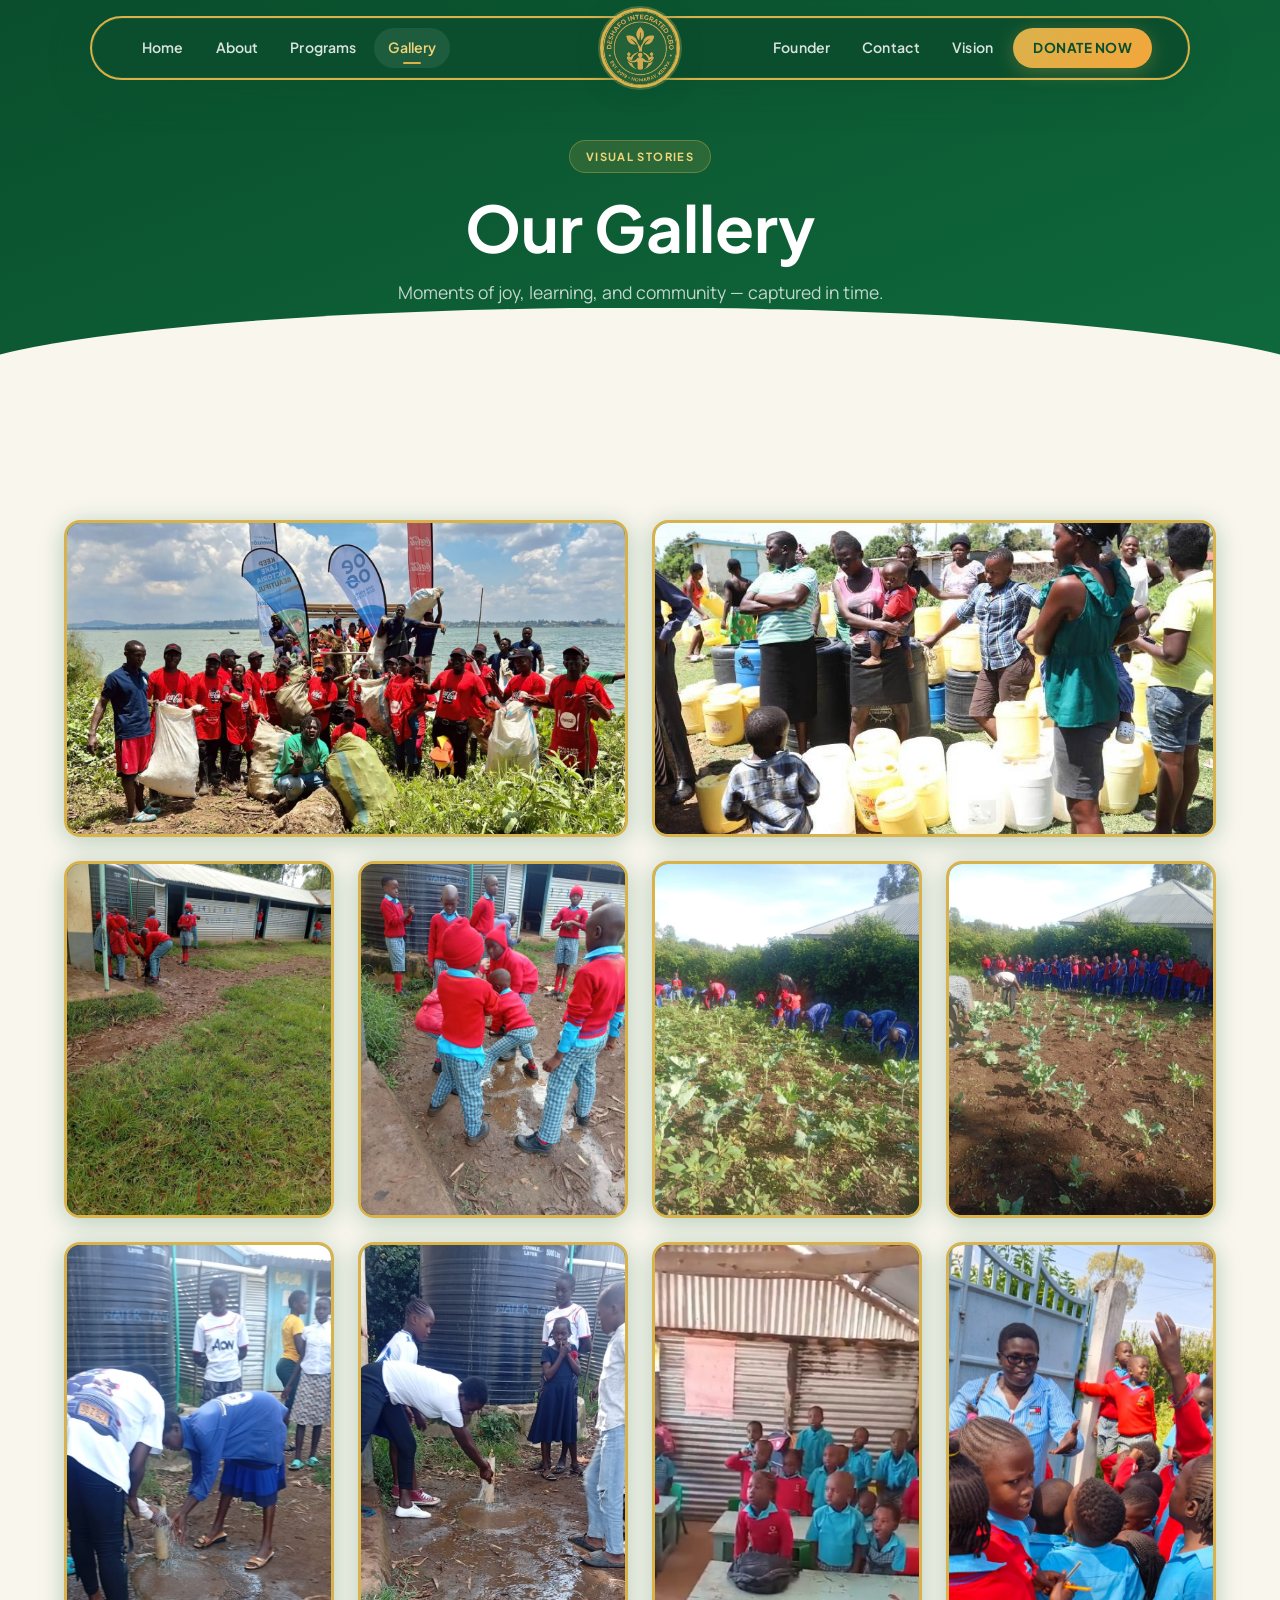
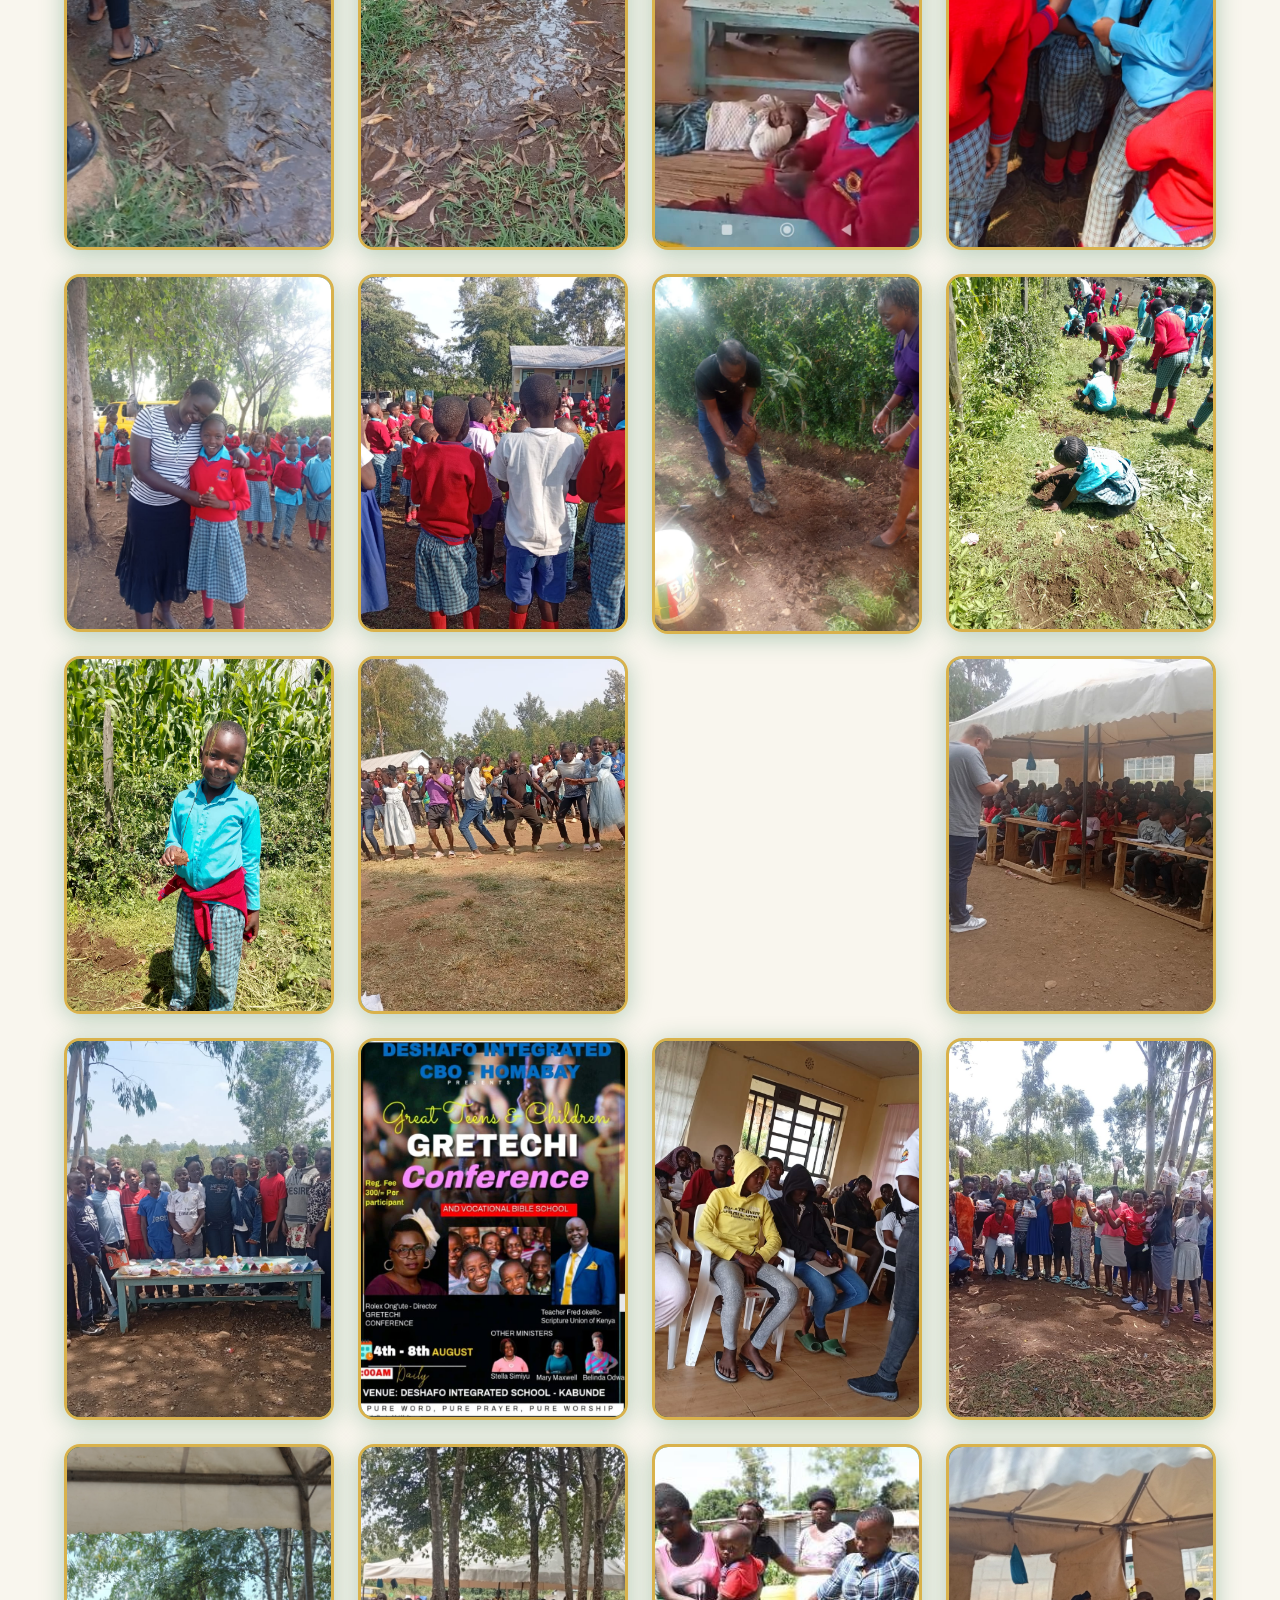
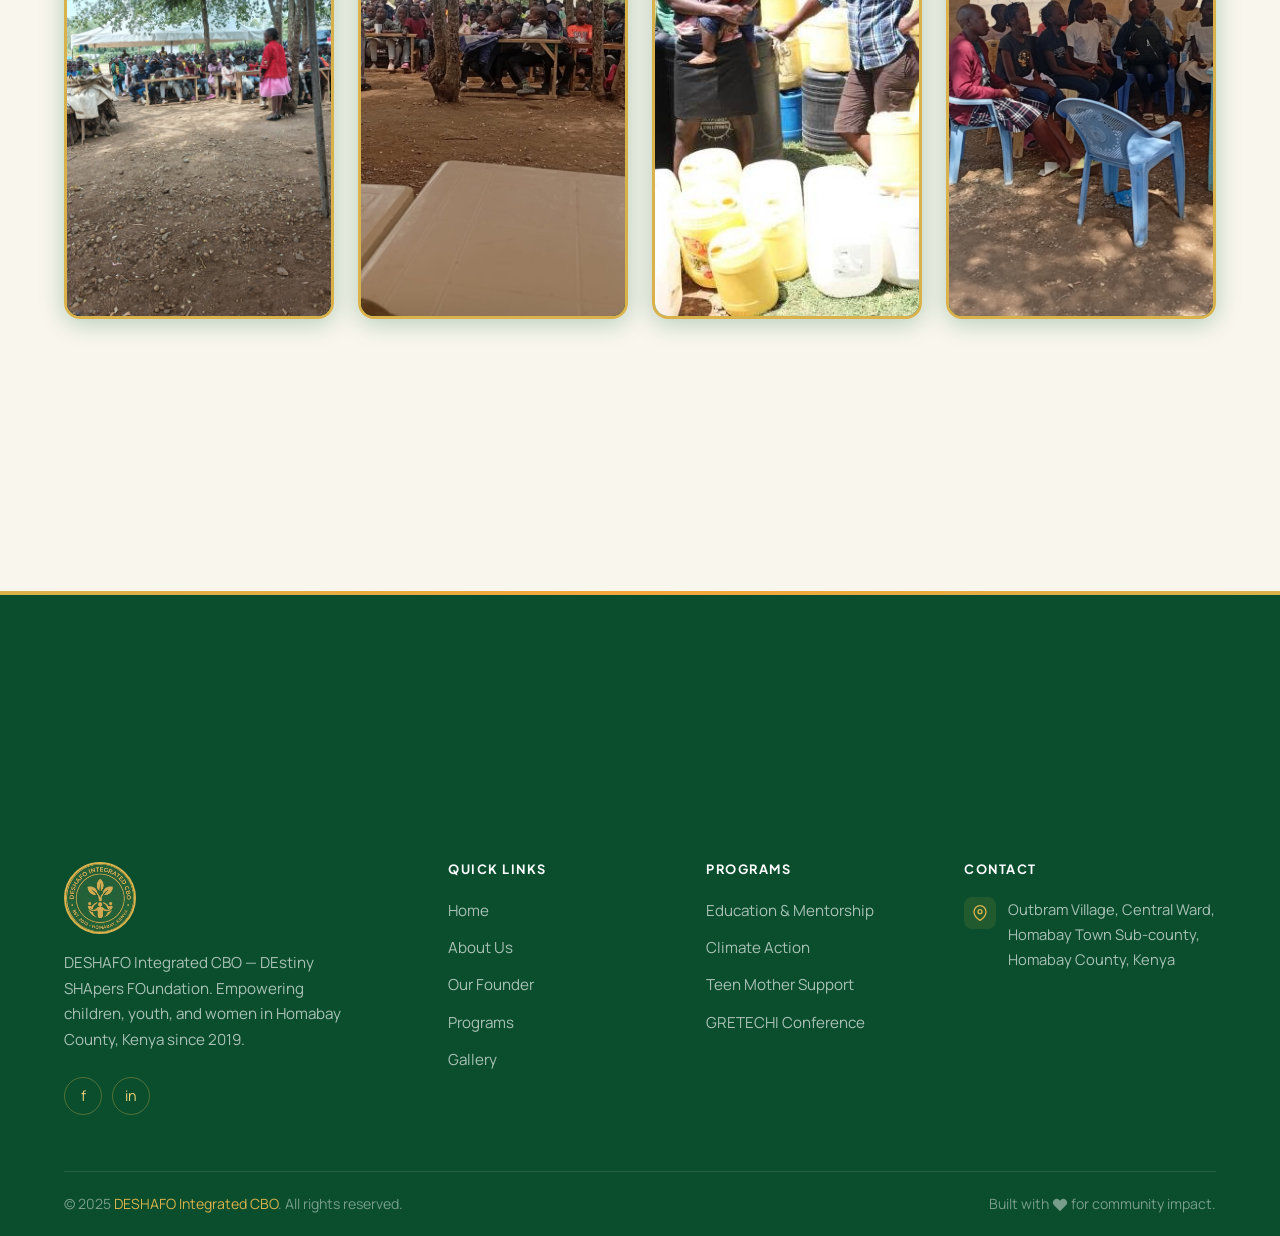
<file: gallery.html>
﻿<!DOCTYPE html>
<html lang="en">
<head>
  <meta charset="UTF-8" />
  <link rel="icon" type="image/png" href="assets/images/logo.png" />
  <meta name="viewport" content="width=device-width, initial-scale=1.0" />
  <title>DESHAFO Gallery | Community Impact Photos from Homa Bay</title>
  <meta name="description" content="See DESHAFO Integrated CBO's impact through photos and videos of education, mentorship, clean water, climate action, food security, and youth programs in Homa Bay." />
  <meta name="robots" content="index, follow" />
  <meta name="author" content="DESHAFO Integrated CBO" />
  <meta name="theme-color" content="#0f6a3c" />
  <link rel="canonical" href="https://deshafo.org/gallery.html" />
  <link rel="apple-touch-icon" href="assets/images/logo.png" />
  <meta property="og:type" content="website" />
  <meta property="og:title" content="DESHAFO Gallery | Community Impact Photos from Homa Bay" />
  <meta property="og:description" content="Photos and videos from DESHAFO education, mentorship, clean water, climate action, food security, and youth programs in Homa Bay County." />
  <meta property="og:url" content="https://deshafo.org/gallery.html" />
  <meta property="og:image" content="https://deshafo.org/assets/images/deshafoteens.jpeg" />
  <meta property="og:site_name" content="DESHAFO Integrated CBO" />
  <meta property="og:locale" content="en_KE" />
  <meta name="twitter:card" content="summary_large_image" />
  <meta name="twitter:title" content="DESHAFO Gallery" />
  <meta name="twitter:description" content="Community impact photos and videos from DESHAFO programs in Homa Bay County." />
  <meta name="twitter:image" content="https://deshafo.org/assets/images/deshafoteens.jpeg" />
  <link rel="preconnect" href="https://cdnjs.cloudflare.com" crossorigin />
  <link rel="dns-prefetch" href="https://cdnjs.cloudflare.com" />
  <script type="application/ld+json">
  {
    "@context": "https://schema.org",
    "@graph": [
      {
        "@type": "ImageGallery",
        "@id": "https://deshafo.org/gallery.html#webpage",
        "url": "https://deshafo.org/gallery.html",
        "name": "DESHAFO Gallery",
        "description": "Photos and videos showcasing DESHAFO Integrated CBO's work in education, mentorship, clean water, climate action, food security, and youth programs in Homa Bay County.",
        "inLanguage": "en",
        "primaryImageOfPage": "https://deshafo.org/assets/images/deshafoteens.jpeg",
        "isPartOf": { "@id": "https://deshafo.org/#website" },
        "about": { "@id": "https://deshafo.org/#organization" }
      },
      {
        "@type": "BreadcrumbList",
        "itemListElement": [
          { "@type": "ListItem", "position": 1, "name": "Home", "item": "https://deshafo.org/" },
          { "@type": "ListItem", "position": 2, "name": "Gallery", "item": "https://deshafo.org/gallery.html" }
        ]
      }
    ]
  }
  </script>
  <link rel="stylesheet" href="css/style.css?v=20250425" />
  <link rel="stylesheet" href="https://cdnjs.cloudflare.com/ajax/libs/font-awesome/6.5.0/css/all.min.css" integrity="sha512-Avb2QiuDEEvB4bZJYdft2mNjVShBftLdPG8FJ0V7irTLQ8Uo0qcPxh4Plq7G5tGm0rU+1SPhVotteLpBERwTkw==" crossorigin="anonymous" referrerpolicy="no-referrer" />
  <link rel="stylesheet" href="css/loader.css"/>
</head>
<body>
<!-- ═══════════════ LOGO LOADER ═══════════════ -->
<div id="page-loader" aria-label="Loading" role="status">
  <div class="ldr-orb ldr-orb--a"></div>
  <div class="ldr-orb ldr-orb--b"></div>
  <div class="ldr-orb ldr-orb--c"></div>
  <div class="ldr-stage">
    <div class="ldr-ripple ldr-ripple--1"></div>
    <div class="ldr-ripple ldr-ripple--2"></div>
    <div class="ldr-ripple ldr-ripple--3"></div>
    <div class="ldr-outer-ring"></div>
    <svg class="ldr-orbital" viewBox="0 0 200 200" xmlns="http://www.w3.org/2000/svg">
      <circle cx="100" cy="100" r="90" class="ldr-track"/>
      <circle cx="100" cy="100" r="90" class="ldr-comet--glow"/>
      <circle cx="100" cy="100" r="90" class="ldr-comet--arc"/>
      <circle cx="100" cy="100" r="90" class="ldr-comet--tip"/>
    </svg>
    <div class="ldr-logo-wrap">
      <img src="assets/images/logo.png" class="ldr-logo" alt="DESHAFO"/>
      <div class="ldr-logo-halo"></div>
      <div class="ldr-logo-shine"></div>
    </div>
  </div>
  <p class="ldr-tagline"><em>Shaping Destiny.</em>&nbsp; Restoring Hope.</p>
  <div class="ldr-dots"><span></span><span></span><span></span><span></span><span></span></div>
</div>
<!-- ══════════════ END LOADER ══════════════ -->

  <!-- NAVBAR -->
  <div class="navbar-wrapper">
    <nav class="navbar">
      <div class="nav-left"><a href="index.html">Home</a><a href="about.html">About</a><a href="programs.html">Programs</a><a href="gallery.html" class="active">Gallery</a></div>
      <div class="nav-logo"><a href="index.html"><img src="assets/images/logo.png" alt="DESHAFO" /></a></div>
      <div class="nav-right"><a href="founder.html">Founder</a><a href="contact.html">Contact</a><a href="about.html#vision">Vision</a></div>
      <div class="nav-auth"><a href="donations.html" class="btn btn-gold" style="padding:8px 20px;font-size:0.85rem;text-transform:uppercase;letter-spacing:0.5px;">Donate Now</a></div>
      <div class="hamburger"><span></span><span></span><span></span></div>
    </nav>
  </div>
  <div class="mobile-nav">
    <img src="assets/images/logo.png" alt="DESHAFO" class="mobile-nav-logo" />
    <a href="index.html">Home</a><a href="about.html">About Us</a><a href="programs.html">Programs</a>
    <a href="gallery.html">Gallery</a><a href="donations.html">Donate</a><a href="contact.html">Contact</a><a href="about.html#vision">Vision</a>
  </div>

  <!-- PAGE HEADER -->
  <div class="page-header">
    <div class="container">
      <span class="badge">Visual Stories</span>
      <h1>Our Gallery</h1>
      <p>Moments of joy, learning, and community — captured in time.</p>
    </div>
  </div>

  <!-- GALLERY -->
  <section class="section-pad" style="background:var(--ivory);">
    <div class="container">
        <div class="gallery-grid reveal">
          <!-- New Image Group 1: Lake Victoria Cleanup - Priority -->
          <div class="gallery-card gallery-card-wide">
            <div class="gallery-card-inner">
              <a href="javascript:void(0);" class="gallery-card-click-handler" onclick="openLightbox('deshafoteens','Lake Victoria Shoreline Clean-up: DESHAFO Teens partner with MOSA Youth to remove plastic waste and restore the ecological health of Lake Victoria, Kenya\'s largest freshwater resource, protecting ecosystems and community livelihoods in Homabay County.')"></a>
              <img src="assets/images/deshafoteens.jpeg" alt="Deshafo Teens with MOSA youths at Lake Victoria pier clean-up" loading="eager" />
              <div class="gallery-card-overlay">
                <span class="group-tag">Community Action</span>
                <p>Lake Victoria Clean-up: Teens join forces to restore shoreline ecosystems and protect community livelihoods.</p>
              </div>
            </div>
          </div>

          <!-- New Image Group 2: Solar Water System -->
          <div class="gallery-card gallery-card-wide">
            <div class="gallery-card-inner">
              <a href="javascript:void(0);" class="gallery-card-click-handler" onclick="openLightbox('community2','Solar-Powered Water Access: Local women and children celebrate clean water from a solar-powered borehole at DESHAFO Integrated School — a transformation that reduces waterborne disease, saves time, and supports school gardening in Homabay County.')"></a>
              <img src="assets/images/community2.jpeg" alt="Community women accessing solar-pumped water" loading="eager" />
              <div class="gallery-card-overlay">
                <span class="group-tag">Water Security</span>
                <p>Solar-Powered Water Access: Community women access clean water from a new borehole, improving health and enabling school gardening.</p>
              </div>
            </div>
          </div>

          <!-- New Image Group 3 & 4: Hand Hygiene (shared tag) -->
          <div class="gallery-card">
            <div class="gallery-card-inner">
              <a href="javascript:void(0);" class="gallery-card-click-handler" onclick="openLightbox('photo2','Handwashing Heroes: Learners master life‑saving hygiene practices after environmental activities, building habits that reduce disease and keep families thriving in rural Homabay.')"></a>
              <img src="assets/images/photo2.jpeg" alt="Hand hygiene education" loading="eager" />
              <div class="gallery-card-overlay">
                <span class="group-tag">Health & Hygiene</span>
                <p>Handwashing Heroes: Pupils practice proper hand hygiene, mastering habits that protect health in their communities.</p>
              </div>
            </div>
          </div>

          <div class="gallery-card">
            <div class="gallery-card-inner">
              <a href="javascript:void(0);" class="gallery-card-click-handler" onclick="openLightbox('photo3','Lifelong Sanitation: Post‑activity handwashing becomes a ritual of care, instilling hygiene values that last a lifetime in young learners across Homabay County.')"></a>
              <img src="assets/images/photo3.jpeg" alt="Hand hygiene practice" loading="eager" />
              <div class="gallery-card-overlay">
                <span class="group-tag">Health & Hygiene</span>
                <p>Lifelong Sanitation: Post‑activity handwashing instills hygiene habits that last a lifetime.</p>
              </div>
            </div>
          </div>

          <!-- New Image Group 5 & 6: Food Security (shared tag) -->
          <div class="gallery-card">
            <div class="gallery-card-inner">
              <a href="javascript:void(0);" class="gallery-card-click-handler" onclick="openLightbox('foodsec','School Gardens for Food Security: With reliable water from the borehole, students plant and nurture nutritious crops, learning agriculture that feeds families and builds resilience against drought in Homabay.')"></a>
              <img src="assets/images/foodsec.jpeg" alt="School garden food security project" loading="eager" />
              <div class="gallery-card-overlay">
                <span class="group-tag">Food Security</span>
                <p>School Gardens for Food Security: Students grow nutritious crops, learning agriculture that feeds families and builds resilience.</p>
              </div>
            </div>
          </div>

          <div class="gallery-card">
            <div class="gallery-card-inner">
              <a href="javascript:void(0);" class="gallery-card-click-handler" onclick="openLightbox('foodsec2','Harvest of Hope: Students reap the rewards of their garden — fresh vegetables that nourish the school community and demonstrate the power of sustainable agriculture at DESHAFO Integrated School.')"></a>
              <img src="assets/images/foodsec2.jpeg" alt="Harvest from school garden" loading="eager" />
              <div class="gallery-card-overlay">
                <span class="group-tag">Food Security</span>
                <p>Harvest of Hope: Reaping the benefits of sustainable agriculture and reliable water access at the school.</p>
              </div>
            </div>
          </div>

          <!-- New Video Group: Practical Learning -->
          <!-- VIDEO COMMENTED OUT
          <div class="gallery-card gallery-card-tall">
            <div class="gallery-card-inner">
               <a href="javascript:void(0);" class="gallery-card-click-handler" onclick="openLightbox('vid','From Soil to Plate: A hands‑on lesson where students discover where food comes from, the nutrients it provides, and the pride of growing their own produce at DESHAFO Integrated School.')"></a>
               <img src="assets/images/foodsec.jpeg" alt="Practical learning video poster" loading="eager" style="filter: brightness(0.8);" />
              <div class="vid-play-btn"><i class="fa-solid fa-play"></i></div>
              <div class="gallery-card-overlay">
                <span class="group-tag">Practical Learning</span>
                <p>Video: From Soil to Plate — students engage in hands‑on nutrition education about the foods they cultivate.</p>
              </div>
            </div>
          </div>
          -->

          <div class="gallery-card">
            <div class="gallery-card-inner">
              <a href="javascript:void(0);" class="gallery-card-click-handler" onclick="openLightbox('wash','Clean Hands, Bright Futures: The DESHAFO Character & Purpose Mentorship Program weaves health messages into sessions that shape responsible, healthy youth across Homabay.')"></a>
              <img src="assets/images/wash.jpeg" alt="Mentorship program hand-washing" loading="eager" />
              <div class="gallery-card-overlay">
                <span class="group-tag">Mentorship Program</span>
                <p>Clean Hands, Bright Futures: Promoting health and hygiene during the DESHAFO Character & Purpose Mentorship Program.</p>
              </div>
            </div>
          </div>

          <div class="gallery-card">
            <div class="gallery-card-inner">
              <a href="javascript:void(0);" class="gallery-card-click-handler" onclick="openLightbox('wash2','Sanitation Champions: Mentorship participants practice proper handwashing — a simple act that prevents diarrheal disease and keeps schools safe in rural communities.')"></a>
              <img src="assets/images/wash2.jpeg" alt="Mentorship hygiene practices" loading="eager" />
              <div class="gallery-card-overlay">
                <span class="group-tag">Mentorship Program</span>
                <p>Sanitation Champions: Participants washing hands, reinforcing the importance of sanitation in youth development.</p>
              </div>
            </div>
          </div>

          <!-- New Additions: Education & Mentorship -->
          <div class="gallery-card">
            <div class="gallery-card-inner">
              <a href="javascript:void(0);" class="gallery-card-click-handler" onclick="openLightbox('edu1','CBC in Action: Teachers guide learners through the Competency‑Based Curriculum, fostering critical thinking, creativity, and real‑world skills at DESHAFO Integrated School.')"></a>
              <img src="assets/images/edu1.jpeg" alt="Education & Mentorship" loading="lazy" />
              <div class="gallery-card-overlay">
                <span class="group-tag">Education</span>
                <p>CBC in Action: Empowering children through Kenya's competency-based curriculum guidance and active learning.</p>
              </div>
            </div>
          </div>

          <div class="gallery-card">
            <div class="gallery-card-inner">
              <a href="javascript:void(0);" class="gallery-card-click-handler" onclick="openLightbox('edu2','Active Learning: Students participate in an academic support session, asking questions and building confidence in core subjects with DESHAFO mentors.')"></a>
              <img src="assets/images/edu2.jpeg" alt="Academic Support" loading="lazy" />
              <div class="gallery-card-overlay">
                <span class="group-tag">Education</span>
                <p>Active Learning: Students actively participating in an academic support session.</p>
              </div>
            </div>
          </div>

          <div class="gallery-card">
            <div class="gallery-card-inner">
              <a href="javascript:void(0);" class="gallery-card-click-handler" onclick="openLightbox('edu3','Joy in Education: A teacher shares a moment of connection with a student, embodying DESHAFO\'s supportive, child‑centered approach to learning in Homabay County.')"></a>
              <img src="assets/images/edu3.jpeg" alt="Career Pathway Mapping" loading="lazy" />
              <div class="gallery-card-overlay">
                <span class="group-tag">Education</span>
                <p>Joy in Education: Teacher and student sharing a joyful moment during an education session.</p>
              </div>
            </div>
          </div>

          <div class="gallery-card">
            <div class="gallery-card-inner">
              <a href="javascript:void(0);" class="gallery-card-click-handler" onclick="openLightbox('edu4','Outdoor Assembly: Students gather for an open‑air lesson, combining education with fresh air and community spirit at DESHAFO Integrated School.')"></a>
              <img src="assets/images/edu4.jpeg" alt="Mentorship guiding" loading="lazy" />
              <div class="gallery-card-overlay">
                <span class="group-tag">Education</span>
                <p>Outdoor Assembly: Students gathered for an outdoor learning and assembly session.</p>
              </div>
            </div>
          </div>

          <!-- New Additions: Climate Action -->
          <div class="gallery-card gallery-card-tall">
            <div class="gallery-card-inner">
              <a href="javascript:void(0);" class="gallery-card-click-handler" onclick="openLightbox('climm1','Youth Climate Ambassadors: Young leaders drive a local tree planting drive, combating deforestation and building climate resilience one seedling at a time in Homabay County.')"></a>
              <img src="assets/images/climm1.jpeg" alt="Tree planting drive" loading="lazy" />
              <div class="gallery-card-overlay">
                <span class="group-tag">Climate Action</span>
                <p>Youth Climate Ambassadors: Leading a local tree planting drive to restore ecosystems and combat climate change.</p>
              </div>
            </div>
          </div>

          <div class="gallery-card">
            <div class="gallery-card-inner">
              <a href="javascript:void(0);" class="gallery-card-click-handler" onclick="openLightbox('climm2','Climate Literacy in Practice: Students get their hands dirty planting trees, linking classroom lessons to real environmental stewardship and ecosystem restoration.')"></a>
              <img src="assets/images/climm2.jpeg" alt="Climate literacy" loading="lazy" />
              <div class="gallery-card-overlay">
                <span class="group-tag">Climate Action</span>
                <p>Climate Literacy in Practice: Integrating climate education into practical school activities and tree planting.</p>
              </div>
            </div>
          </div>

          <div class="gallery-card">
            <div class="gallery-card-inner">
              <a href="javascript:void(0);" class="gallery-card-click-handler" onclick="openLightbox('climm3','Community‑Led Climate Action: Residents plant trees to restore watersheds, safeguard biodiversity, and build long‑term climate resilience for future generations.')"></a>
              <img src="assets/images/climm3.jpeg" alt="Protecting local ecosystems" loading="lazy" />
              <div class="gallery-card-overlay">
                <span class="group-tag">Climate Action</span>
                <p>Community‑Led Climate Action: Protecting local ecosystems through tree planting and conservation efforts.</p>
              </div>
            </div>
          </div>

          <!-- New Additions: GRETECHI Conference -->
          <div class="gallery-card">
            <div class="gallery-card-inner">
              <a href="javascript:void(0);" class="gallery-card-click-handler" onclick="openLightbox('gretech1','Playful Learning at GRETECHI: Children dance, play games, and build teamwork at the annual four‑day GRETECHI Conference — a celebration of youth potential and purpose in Homabay.')"></a>
              <img src="assets/images/gretech1.jpeg" alt="GRETECHI Conference" loading="lazy" />
              <div class="gallery-card-overlay">
                <span class="group-tag">GRETECHI Conference</span>
                <p>Playful Learning: Children enthusiastically participating in outdoor games and dancing at the GRETECHI Conference.</p>
              </div>
            </div>
          </div>

          <div class="gallery-card">
            <div class="gallery-card-inner">
              <a href="javascript:void(0);" class="gallery-card-click-handler" onclick="openLightbox('gretech2','Focused Under the Tent: Children attentively listen during an outdoor teaching session at the GRETECHI Conference — where education meets adventure and mentorship.')"></a>
              <img src="assets/images/gretech2.jpeg" alt="GRETECHI Activities" loading="lazy" />
              <div class="gallery-card-overlay">
                <span class="group-tag">GRETECHI Conference</span>
                <p>Focused Learning: Children attentively listening during an outdoor teaching session under a tent at the GRETECHI Conference.</p>
              </div>
            </div>
          </div>

          <div class="gallery-card">
            <div class="gallery-card-inner">
              <a href="javascript:void(0);" class="gallery-card-click-handler" onclick="openLightbox('gretech3','Creative Crafts & Mentorship: Children showcase handmade projects and learn new skills from dedicated mentors during the GRETECHI Conference, sparking imagination and confidence.')"></a>
              <img src="assets/images/gretech3.jpeg" alt="GRETECHI Mentorship" loading="lazy" />
              <div class="gallery-card-overlay">
                <span class="group-tag">GRETECHI Conference</span>
                <p>Creative Crafts & Mentorship: Children showcasing their creative crafts and learning new skills with mentors.</p>
              </div>
            </div>
          </div>

          <div class="gallery-card">
            <div class="gallery-card-inner">
              <a href="javascript:void(0);" class="gallery-card-click-handler" onclick="openLightbox('gretech4','GRETECHI Conference 2025: The official poster and invitation to a transformative four‑day event that empowers children through mentorship, skills training, and purpose‑driven activities in Homabay.')"></a>
              <img src="assets/images/gretech4.jpeg" alt="GRETECHI Gathering" loading="lazy" />
              <div class="gallery-card-overlay">
                <span class="group-tag">GRETECHI Conference</span>
                <p>GRETECHI Conference 2025: The official invitation to DESHAFO's flagship youth empowerment event.</p>
              </div>
            </div>
          </div>

          <!-- New Additions: Teen Mother Support -->
          <div class="gallery-card">
            <div class="gallery-card-inner">
              <a href="javascript:void(0);" class="gallery-card-click-handler" onclick="openLightbox('teen1','Teen Mother Support: Young mothers find psychosocial counselling, peer solidarity, and hope in a safe space that encourages them to dream again at DESHAFO.')"></a>
              <img src="assets/images/teen1.jpeg" alt="Teen Mother Support" loading="lazy" />
              <div class="gallery-card-overlay">
                <span class="group-tag">Teen Mothers</span>
                <p>Teen Mother Support: Empowering teen mothers through psychosocial counselling and peer support.</p>
              </div>
            </div>
          </div>

          <div class="gallery-card">
            <div class="gallery-card-inner">
              <a href="javascript:void(0);" class="gallery-card-click-handler" onclick="openLightbox('teen2','Back to School Advocacy: Teen mothers receive life‑skills training and community support to return to education, breaking cycles of poverty and early pregnancy in Homabay.')"></a>
              <img src="assets/images/teen2.jpeg" alt="Teen Mother Reintegration" loading="lazy" />
              <div class="gallery-card-overlay">
                <span class="group-tag">Teen Mothers</span>
                <p>Back to School Advocacy: School reintegration advocacy and life skills training for young mothers.</p>
              </div>
            </div>
          </div>

<!-- VIDEO COMMENTED OUT
          <div class="gallery-card gallery-card-tall">
            <div class="gallery-card-inner">
              <a href="javascript:void(0);" class="gallery-card-click-handler" onclick="openLightbox('teenvid','Reintegration in Action: Teen mothers share their stories, participate in community sensitization, and reclaim their education — proving that second chances create lasting change in Homabay.')"></a>
              <img src="assets/images/teen1.jpeg" alt="Teen Mother Support video poster" loading="lazy" style="filter: brightness(0.7);" />
              <div class="vid-play-btn"><i class="fa-solid fa-play"></i></div>
              <div class="gallery-card-overlay">
                <span class="group-tag">Teen Mothers</span>
                <p>Video: Reintegration in Action — teen mothers share their stories and reclaim education.</p>
              </div>
            </div>
          </div>
          -->

          <!-- New Additions: Community Reach -->
          <div class="gallery-card">
            <div class="gallery-card-inner">
              <a href="javascript:void(0);" class="gallery-card-click-handler" onclick="openLightbox('comm1','Community Leadership in Action: Local elders and stakeholders gather to discuss sustainable development initiatives for outbram village, fostering grassroots participation in community-driven change.')"></a>
              <img src="assets/images/comm1.jpeg" alt="Community Leadership" loading="lazy" />
              <div class="gallery-card-overlay">
                <span class="group-tag">Community Reach</span>
                <p>Community Leadership: Elders and stakeholders drive local development initiatives.</p>
              </div>
            </div>
          </div>

          <div class="gallery-card">
            <div class="gallery-card-inner">
              <a href="javascript:void(0);" class="gallery-card-click-handler" onclick="openLightbox('comm2','Local Capacity Building: Community members actively participate in a training session focused on environmental conservation, health advocacy, and economic empowerment — key pillars of DESHAFOs grassroots approach.')"></a>
              <img src="assets/images/comm2.jpeg" alt="Community Outreach" loading="lazy" />
              <div class="gallery-card-overlay">
                <span class="group-tag">Community Reach</span>
                <p>Local Capacity Building: Training sessions on conservation, health, and economic empowerment.</p>
              </div>
            </div>
          </div>

          <div class="gallery-card">
            <div class="gallery-card-inner">
              <a href="javascript:void(0);" class="gallery-card-click-handler" onclick="openLightbox('comm','Village Dialogue: A participatory community forum where residents voice their concerns, share success stories, and collaborate on local solutions for education, health, and climate resilience.')"></a>
              <img src="assets/images/comm3.jpeg" alt="Community Gathering" loading="lazy" />
              <div class="gallery-card-overlay">
                <span class="group-tag">Community Reach</span>
                <p>Village Dialogue: Residents collaborate on education, health, and climate resilience.</p>
              </div>
            </div>
          </div>

          <div class="gallery-card">
            <div class="gallery-card-inner">
              <a href="javascript:void(0);" class="gallery-card-click-handler" onclick="openLightbox('community','Grassroots Mobilization: DESHAFO team members engage directly with community members in Homabay County, building trust, raising awareness, and mobilizing support for youth and women-led programs.')"></a>
              <img src="assets/images/community.jpg" alt="Community Engagement" loading="lazy" />
              <div class="gallery-card-overlay">
                <span class="group-tag">Community Reach</span>
                <p>Grassroots Mobilization: Direct community engagement for youth and women programs.</p>
              </div>
            </div>
          </div>

          <!-- Video Gallery Additions -->
          <!-- VIDEOS COMMENTED OUT
          <div class="gallery-card gallery-card-tall">
            <div class="gallery-card-inner">
              <a href="javascript:void(0);" class="gallery-card-click-handler" onclick="openLightbox('kidsvid','GRETECHI Games & Team‑Building: Energetic outdoor activities where children learn cooperation, leadership, and joy through play at the GRETECHI Conference in Homabay.')"></a>
              <img src="assets/images/gretech1.jpeg" alt="GRETECHI Conference games" loading="lazy" style="filter: brightness(0.7);" />
              <div class="vid-play-btn"><i class="fa-solid fa-play"></i></div>
              <div class="gallery-card-overlay">
                <span class="group-tag">GRETECHI Conference</span>
                <p>Video: GRETECHI Games & Team‑Building — kids develop cooperation and leadership through energetic outdoor play.</p>
              </div>
            </div>
          </div>

          <div class="gallery-card gallery-card-tall">
            <div class="gallery-card-inner">
              <a href="javascript:void(0);" class="gallery-card-click-handler" onclick="openLightbox('gretech5vid','GRETECHI Boarder Registration Day 1: New arrivals check‑in, receive mentorship materials, and begin their transformative journey at the annual GRETECHI Conference.')"></a>
              <img src="assets/images/gretech2.jpeg" alt="GRETECHI registration" loading="lazy" style="filter: brightness(0.7);" />
              <div class="vid-play-btn"><i class="fa-solid fa-play"></i></div>
              <div class="gallery-card-overlay">
                <span class="group-tag">GRETECHI Conference</span>
                <p>Video: Boarder Registration Day 1 — participants start their GRETECHI Conference experience.</p>
              </div>
            </div>
          </div>

          <div class="gallery-card gallery-card-tall">
            <div class="gallery-card-inner">
              <a href="javascript:void(0);" class="gallery-card-click-handler" onclick="openLightbox('sfpvid','Nourishing Young Minds: The School Feeding Program serves balanced meals that improve attendance, concentration, and overall health at DESHAFO Integrated School.')"></a>
              <img src="assets/images/foodsec.jpeg" alt="School feeding program" loading="lazy" style="filter: brightness(0.7);" />
              <div class="vid-play-btn"><i class="fa-solid fa-play"></i></div>
              <div class="gallery-card-overlay">
                <span class="group-tag">Food Security</span>
                <p>Video: Nourishing Young Minds — School Feeding Program provides nutritious meals that fuel learning.</p>
              </div>
            </div>
          </div>

          <div class="gallery-card gallery-card-tall">
            <div class="gallery-card-inner">
              <a href="javascript:void(0);" class="gallery-card-click-handler" onclick="openLightbox('tmpvid','Teen Membership Orientation: Adolescents join DESHAFO\'s network, discovering opportunities for leadership, skills training, and peer support in Homabay County.')"></a>
              <img src="assets/images/teen1.jpeg" alt="Teen membership program" loading="lazy" style="filter: brightness(0.7);" />
              <div class="vid-play-btn"><i class="fa-solid fa-play"></i></div>
              <div class="gallery-card-overlay">
                <span class="group-tag">Teen Mothers</span>
                <p>Video: Teen Membership Orientation — youth discover leadership, skills, and peer support networks.</p>
              </div>
            </div>
          </div>

          <div class="gallery-card gallery-card-tall">
            <div class="gallery-card-inner">
              <a href="javascript:void(0);" class="gallery-card-click-handler" onclick="openLightbox('plvid','Practical Learning in Action: Students conduct experiments and apply theory in hands‑on classroom experiences that deepen understanding of key subjects at DESHAFO.')"></a>
              <img src="assets/images/edu1.jpeg" alt="Practical lesson" loading="lazy" style="filter: brightness(0.7);" />
              <div class="vid-play-btn"><i class="fa-solid fa-play"></i></div>
              <div class="gallery-card-overlay">
                <span class="group-tag">Education</span>
                <p>Video: Practical Learning — hands‑on experiments bring classroom theory to life.</p>
              </div>
            </div>
          </div>

          <div class="gallery-card gallery-card-tall">
            <div class="gallery-card-inner">
              <a href="javascript:void(0);" class="gallery-card-click-handler" onclick="openLightbox('tpvid','Tree Planting for Climate Action: Learners plant native trees on school grounds, combating climate change while beautifying their environment and learning environmental stewardship.')"></a>
              <img src="assets/images/climm1.jpeg" alt="Tree planting" loading="lazy" style="filter: brightness(0.7);" />
              <div class="vid-play-btn"><i class="fa-solid fa-play"></i></div>
              <div class="gallery-card-overlay">
                <span class="group-tag">Climate Action</span>
                <p>Video: Tree Planting for Climate Action — students plant trees to combat climate change.</p>
              </div>
            </div>
          </div>

          <div class="gallery-card gallery-card-tall">
            <div class="gallery-card-inner">
              <a href="javascript:void(0);" class="gallery-card-click-handler" onclick="openLightbox('tp2vid','Community Tree Planting: Neighbors, youth, and elders unite to plant hundreds of trees across Homabay, restoring watersheds and protecting natural resources for future generations.')"></a>
              <img src="assets/images/climm2.jpeg" alt="Community tree planting" loading="lazy" style="filter: brightness(0.7);" />
              <div class="vid-play-btn"><i class="fa-solid fa-play"></i></div>
              <div class="gallery-card-overlay">
                <span class="group-tag">Climate Action</span>
                <p>Video: Community‑led tree planting in Homabay County restores forests and protects water sources.</p>
              </div>
            </div>
          </div>

          <div class="gallery-card gallery-card-tall">
            <div class="gallery-card-inner">
              <a href="javascript:void(0);" class="gallery-card-click-handler" onclick="openLightbox('wash3vid','Pupil Handwashing Demonstration: Young children correctly wash hands with soap and water, mastering hygiene habits that keep families healthy in rural communities.')"></a>
              <img src="assets/images/wash.jpeg" alt="Hand washing pupils" loading="lazy" style="filter: brightness(0.7);" />
              <div class="vid-play-btn"><i class="fa-solid fa-play"></i></div>
              <div class="gallery-card-overlay">
                <span class="group-tag">Health & Hygiene</span>
                <p>Video: Pupils demonstrate proper handwashing — a simple habit with big health impacts.</p>
              </div>
            </div>
          </div>

          <div class="gallery-card gallery-card-tall">
            <div class="gallery-card-inner">
              <a href="javascript:void(0);" class="gallery-card-click-handler" onclick="openLightbox('wash4vid','Teen Hygiene Leaders: Adolescents model proper handwashing for younger students, becoming peer educators in health and sanitation across Homabay schools.')"></a>
              <img src="assets/images/wash2.jpeg" alt="Teens washing hands" loading="lazy" style="filter: brightness(0.7);" />
              <div class="vid-play-btn"><i class="fa-solid fa-play"></i></div>
              <div class="gallery-card-overlay">
                <span class="group-tag">Health & Hygiene</span>
                <p>Video: Teens lead by example — teaching younger pupils proper handwashing techniques.</p>
              </div>
            </div>
          </div>

          <div class="gallery-card gallery-card-tall">
            <div class="gallery-card-inner">
              <a href="javascript:void(0);" class="gallery-card-click-handler" onclick="openLightbox('kmvid','Kid Mentorship Celebrations: Children are recognized for achievements, their big smiles reflecting the confidence built through DESHAFO\'s mentorship programs.')"></a>
              <img src="assets/images/edu3.jpeg" alt="Kid mentorship" loading="lazy" style="filter: brightness(0.7);" />
              <div class="vid-play-btn"><i class="fa-solid fa-play"></i></div>
              <div class="gallery-card-overlay">
                <span class="group-tag">Mentorship Program</span>
                <p>Video: Kid Mentorship Celebrations — children recognized for achievements and personal growth.</p>
              </div>
            </div>
          </div>

          <div class="gallery-card gallery-card-tall">
            <div class="gallery-card-inner">
              <a href="javascript:void(0);" class="gallery-card-click-handler" onclick="openLightbox('wsvid','Water Project Finishing Touches: Community members add final details to a new water supply system that will provide clean, reliable water for years to come at DESHAFO.')"></a>
              <img src="assets/images/community2.jpeg" alt="Water supply project" loading="lazy" style="filter: brightness(0.7);" />
              <div class="vid-play-btn"><i class="fa-solid fa-play"></i></div>
              <div class="gallery-card-overlay">
                <span class="group-tag">Water Security</span>
                <p>Video: Final touches on the community water supply project — a sustainable solution.</p>
              </div>
            </div>
          </div>
          -->

          <!-- DUPLICATE VIDEO: ws2.mp4 shows the same footage as ws.mp4 ("Water Project Finishing Touches" card above). Commented out to avoid showing the same video twice.
          <div class="gallery-card gallery-card-tall">
            <div class="gallery-card-inner">
              <a href="javascript:void(0);" class="gallery-card-click-handler" onclick="openLightbox('ws2vid','Borehole Drilling in Progress: A drilling rig penetrates dry earth, promising transformative access to groundwater for the school and surrounding villages in Homabay County.')"></a>
              <img src="assets/images/community2.jpeg" alt="Borehole drilling" loading="lazy" style="filter: brightness(0.7);" />
              <div class="vid-play-btn"><i class="fa-solid fa-play"></i></div>
              <div class="gallery-card-overlay">
                <span class="group-tag">Water Security</span>
                <p>Video: Borehole drilling for sustainable water access at DESHAFO Integrated School.</p>
              </div>
            </div>
          </div>
          -->

          <!-- DUPLICATE VIDEO: fic.mp4 shows the same footage as pl.mp4 ("Practical Learning in Action" card above). Commented out to avoid showing the same video twice.
          <div class="gallery-card gallery-card-tall">
            <div class="gallery-card-inner">
              <a href="javascript:void(0);" class="gallery-card-click-handler" onclick="openLightbox('ficvid','Pupils First in Command: Students take leadership roles in school activities, building confidence and responsibility through DESHAFO\'s empowerment programs.')"></a>
              <img src="assets/images/edu1.jpeg" alt="Pupils first in command" loading="lazy" style="filter: brightness(0.7);" />
              <div class="vid-play-btn"><i class="fa-solid fa-play"></i></div>
              <div class="gallery-card-overlay">
                <span class="group-tag">Education</span>
                <p>Video: Pupils First in Command — students step into leadership roles, developing confidence and responsibility.</p>
              </div>
            </div>
          </div>
          -->

<!-- VIDEOS COMMENTED OUT
          <div class="gallery-card gallery-card-tall">
            <div class="gallery-card-inner">
              <a href="javascript:void(0);" class="gallery-card-click-handler" onclick="openLightbox('pwdvid','Inclusion Matters: A dedicated teacher advocates for learners with disabilities, ensuring accessible education and equal opportunity for every child at DESHAFO.')"></a>
              <img src="assets/images/comm1.jpeg" alt="PWD teacher" loading="lazy" style="filter: brightness(0.7);" />
              <div class="vid-play-btn"><i class="fa-solid fa-play"></i></div>
              <div class="gallery-card-overlay">
                <span class="group-tag">Inclusion</span>
                <p>Video: Teacher representing people with disabilities — championing inclusive education for all.</p>
              </div>
            </div>
          </div>

          <div class="gallery-card gallery-card-tall">
            <div class="gallery-card-inner">
              <a href="javascript:void(0);" class="gallery-card-click-handler" onclick="openLightbox('ecdvid','ECD Graduation Ceremony 2025: Young graduates don caps and gowns, marking a milestone in early childhood education and setting the stage for lifelong learning at DESHAFO.')"></a>
              <img src="assets/images/edu4.jpeg" alt="ECD graduation" loading="lazy" style="filter: brightness(0.7);" />
              <div class="vid-play-btn"><i class="fa-solid fa-play"></i></div>
              <div class="gallery-card-overlay">
                <span class="group-tag">Education</span>
                <p>Video: ECD Graduation Ceremony 2025 — celebrating early childhood education milestones.</p>
              </div>
            </div>
          </div>
          -->

          <!-- DUPLICATE VIDEO: sf.mp4 is byte-identical to vid.mp4 ("From Soil to Plate" card above). Commented out to avoid showing the same video twice.
          <div class="gallery-card gallery-card-tall">
            <div class="gallery-card-inner">
              <a href="javascript:void(0);" class="gallery-card-click-handler" onclick="openLightbox('sfvid','School Farm Cultivation: Tending crops and livestock, students learn agricultural science while supplying fresh produce for school meals and community markets at DESHAFO.')"></a>
              <img src="assets/images/foodsec.jpeg" alt="School farm" loading="lazy" style="filter: brightness(0.7);" />
              <div class="vid-play-btn"><i class="fa-solid fa-play"></i></div>
              <div class="gallery-card-overlay">
                <span class="group-tag">Food Security</span>
                <p>Video: School Farm Cultivation — hands‑on agricultural learning and sustainable food production.</p>
              </div>
            </div>
          </div>
          -->
        </div>
          </div>
          <div style="text-align:center;margin-top:64px;" class="reveal">
        <p style="font-size:1.1rem;color:var(--text-muted);margin-bottom:24px;">These moments are made possible by generous supporters like you.</p>
        <a href="donations.html" class="btn btn-gold">Help Create More Moments →</a>
      </div>
    </div>
  </section>

  <!-- LIGHTBOX -->
  <div class="lightbox" id="lightbox">
    <button class="lightbox-close" onclick="closeLightbox()"><i class="fa-solid fa-arrow-left"></i> Back</button>
    <button class="lightbox-nav lightbox-prev" onclick="event.stopPropagation(); navigateLightbox(-1)"><i class="fa-solid fa-chevron-left"></i></button>
    <button class="lightbox-nav lightbox-next" onclick="event.stopPropagation(); navigateLightbox(1)"><i class="fa-solid fa-chevron-right"></i></button>
    <div class="lightbox-inner">
    </div>
  </div>

  <!-- FOOTER -->
  <footer>
    <div class="container">
      <div class="footer-newsletter reveal">
        <div class="footer-newsletter-text">
          <h3>Subscribe to our Newsletter</h3>
          <p>Stay updated on our latest impact stories, programs, and ways to help.</p>
        </div>
        <form action="https://formsubmit.co/deshafointergrated@gmail.com" method="POST" class="footer-newsletter-form">
          <input type="hidden" name="_subject" value="New Newsletter Subscriber!">
          <input type="text" name="_honey" style="display:none">
          <input type="email" name="email" placeholder="Your email address" required />
          <button type="submit" class="btn btn-gold" style="border-radius: var(--radius-pill); padding: 12px 28px;">Subscribe <i class="fa-regular fa-paper-plane"></i></button>
        </form>
      </div>
      <div class="footer-grid">
        <div class="footer-brand"><img src="assets/images/logo.png" alt="DESHAFO" style="width:72px;border-radius:50%;border:2px solid var(--gold);" /><p>DESHAFO Integrated CBO — DEstiny SHApers FOundation. Empowering children, youth, and women in Homabay County, Kenya since 2019.</p><div class="social-links"><a href="https://www.facebook.com/iddyrolex" target="_blank">f</a><a href="https://www.linkedin.com/in/rolex-ong-ute" target="_blank">in</a></div></div>
        <div class="footer-col"><h4>Quick Links</h4><ul><li><a href="index.html">Home</a></li><li><a href="about.html">About Us</a></li><li><a href="founder.html">Our Founder</a></li><li><a href="programs.html">Programs</a></li><li><a href="gallery.html">Gallery</a></li></ul></div>
        <div class="footer-col"><h4>Programs</h4><ul><li><a href="programs.html">Education &amp; Mentorship</a></li><li><a href="programs.html">Climate Action</a></li><li><a href="programs.html">Teen Mother Support</a></li><li><a href="programs.html">GRETECHI Conference</a></li></ul></div>
        <div class="footer-col"><h4>Contact</h4><div class="footer-contact-item"><div class="icon"><svg xmlns="http://www.w3.org/2000/svg" width="16" height="16" viewBox="0 0 24 24" fill="none" stroke="currentColor" stroke-width="2" stroke-linecap="round" stroke-linejoin="round"><path d="M21 10c0 7-9 13-9 13s-9-6-9-13a9 9 0 0 1 18 0z"/><circle cx="12" cy="10" r="3"/></svg></div><p>Outbram Village, Central Ward, Homabay Town Sub-county, Homabay County, Kenya</p></div></div>
      </div>
      <div class="footer-bottom"><p>© 2025 <span>DESHAFO Integrated CBO</span>. All rights reserved.</p><p>Built with <svg xmlns="http://www.w3.org/2000/svg" width="16" height="16" viewBox="0 0 24 24" fill="currentColor" stroke="none" style="flex-shrink:0;vertical-align:middle;"><path d="M20.84 4.61a5.5 5.5 0 0 0-7.78 0L12 5.67l-1.06-1.06a5.5 5.5 0 0 0-7.78 7.78l1.06 1.06L12 21.23l7.78-7.78 1.06-1.06a5.5 5.5 0 0 0 0-7.78z"/></svg> for community impact.</p></div>
    </div>
  </footer>

  <script src="js/main.js"></script>
<script>
  (function(){
    var l=document.getElementById('page-loader');
    if(!l)return;

    /* Skip loader on all visits after the first in this session */
    if(sessionStorage.getItem('visited')){l.style.transition='none';l.style.display='none';return;}
    sessionStorage.setItem('visited','1');

    var FAST_MS=280;   /* pages loading faster than this skip the loader entirely */
    var MIN_MS =700;   /* minimum time loader is shown on slow pages              */
    var t0=window.performance&&performance.timing?performance.timing.navigationStart:Date.now();

    window.addEventListener('load',function(){
      var elapsed=Date.now()-t0;
      if(elapsed<FAST_MS){
        /* Fast load — kill loader with no visible flash */
        l.style.transition='none';
        l.style.display='none';
      } else {
        /* Slow load — keep visible for minimum time, then fade */
        var wait=Math.max(0,MIN_MS-elapsed);
        setTimeout(function(){ l.classList.add('loader-hidden'); },wait);
      }
    });

    /* Browser back/forward (bfcache restore) — page is already ready */
    window.addEventListener('pageshow',function(e){
      if(e.persisted){ l.style.transition='none'; l.style.display='none'; }
    });
  })();
</script></body>
</html>
</file>
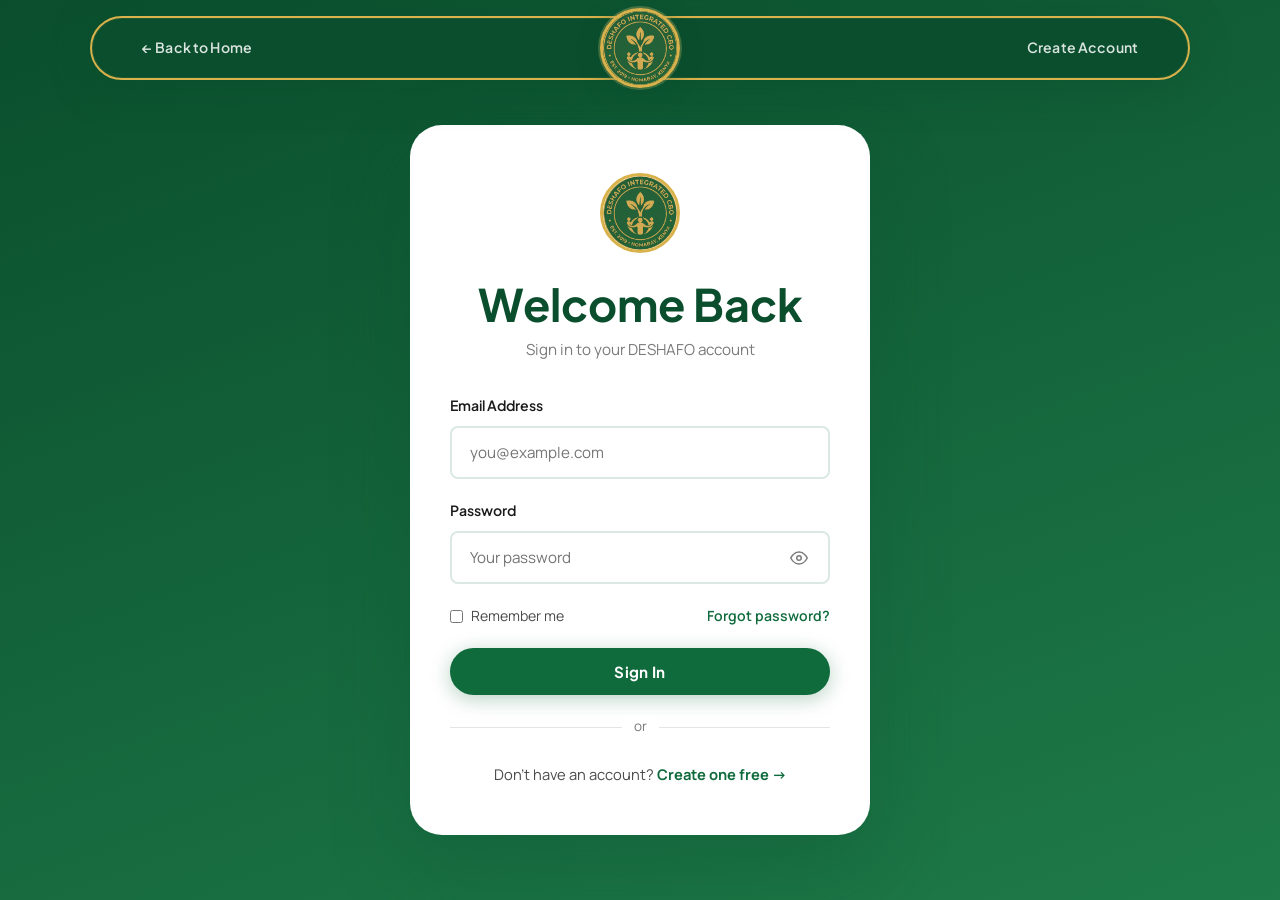
<file: login.html>
﻿<!DOCTYPE html>
<html lang="en">
<head>
  <meta charset="UTF-8" />
  <link rel="icon" type="image/png" href="assets/images/logo.png" />
  <meta name="viewport" content="width=device-width, initial-scale=1.0" />
  <title>Member Login | DESHAFO Integrated CBO</title>
  <meta name="description" content="Sign in to your DESHAFO Integrated CBO member account." />
  <meta name="robots" content="noindex, follow" />
  <meta name="author" content="DESHAFO Integrated CBO" />
  <meta name="theme-color" content="#0f6a3c" />
  <link rel="canonical" href="https://deshafo.org/login.html" />
  <link rel="apple-touch-icon" href="assets/images/logo.png" />
  <link rel="preconnect" href="https://cdnjs.cloudflare.com" crossorigin />
  <link rel="dns-prefetch" href="https://cdnjs.cloudflare.com" />
  <link rel="stylesheet" href="css/style.css" />
  <link rel="stylesheet" href="https://cdnjs.cloudflare.com/ajax/libs/font-awesome/6.5.0/css/all.min.css" integrity="sha512-Avb2QiuDEEvB4bZJYdft2mNjVShBftLdPG8FJ0V7irTLQ8Uo0qcPxh4Plq7G5tGm0rU+1SPhVotteLpBERwTkw==" crossorigin="anonymous" referrerpolicy="no-referrer" />
  <style>
    .pw-wrap { position:relative; }
    .pw-wrap input { padding-right:48px; }
    .pw-toggle { position:absolute;right:14px;top:50%;transform:translateY(-50%);background:none;border:none;cursor:pointer;font-size:1.1rem;color:var(--text-light); }

    /* Mobile responsive */
    @media (max-width: 768px) {
      .auth-card {
        padding: 32px 24px !important;
        max-width: 100% !important;
      }
    }
  </style>
  <link rel="stylesheet" href="css/loader.css"/>
</head>
<body>
<!-- ═══════════════ LOGO LOADER ═══════════════ -->
<div id="page-loader" aria-label="Loading" role="status">
  <div class="ldr-orb ldr-orb--a"></div>
  <div class="ldr-orb ldr-orb--b"></div>
  <div class="ldr-orb ldr-orb--c"></div>
  <div class="ldr-stage">
    <div class="ldr-ripple ldr-ripple--1"></div>
    <div class="ldr-ripple ldr-ripple--2"></div>
    <div class="ldr-ripple ldr-ripple--3"></div>
    <div class="ldr-outer-ring"></div>
    <svg class="ldr-orbital" viewBox="0 0 200 200" xmlns="http://www.w3.org/2000/svg">
      <circle cx="100" cy="100" r="90" class="ldr-track"/>
      <circle cx="100" cy="100" r="90" class="ldr-comet--glow"/>
      <circle cx="100" cy="100" r="90" class="ldr-comet--arc"/>
      <circle cx="100" cy="100" r="90" class="ldr-comet--tip"/>
    </svg>
    <div class="ldr-logo-wrap">
      <img src="assets/images/logo.png" class="ldr-logo" alt="DESHAFO"/>
      <div class="ldr-logo-halo"></div>
      <div class="ldr-logo-shine"></div>
    </div>
  </div>
  <p class="ldr-tagline"><em>Shaping Destiny.</em>&nbsp; Restoring Hope.</p>
  <div class="ldr-dots"><span></span><span></span><span></span><span></span><span></span></div>
</div>
<!-- ══════════════ END LOADER ══════════════ -->

<!-- Minimal nav -->
<div class="navbar-wrapper">
  <nav class="navbar">
    <div class="nav-left"><a href="index.html">← Back to Home</a></div>
    <div class="nav-logo"><a href="index.html"><img src="assets/images/logo.png" alt="DESHAFO" /></a></div>
    <div class="nav-right"><a href="signup.html">Create Account</a></div>
    <div class="hamburger"><span></span><span></span><span></span></div>
  </nav>
</div>

<div class="auth-page">
  <div class="auth-card">
    <img src="assets/images/logo.png" alt="DESHAFO" class="auth-logo" />
    <h2>Welcome Back</h2>
    <p class="auth-sub">Sign in to your DESHAFO account</p>

    <form>
      <div class="form-group">
        <label>Email Address</label>
        <input type="email" placeholder="you@example.com" required />
      </div>
      <div class="form-group">
        <label>Password</label>
        <div class="pw-wrap">
          <input type="password" placeholder="Your password" required />
          <button type="button" class="pw-toggle"><svg xmlns="http://www.w3.org/2000/svg" width="18" height="18" viewBox="0 0 24 24" fill="none" stroke="currentColor" stroke-width="2" stroke-linecap="round" stroke-linejoin="round"><path d="M1 12s4-8 11-8 11 8 11 8-4 8-11 8-11-8-11-8z"/><circle cx="12" cy="12" r="3"/></svg></button>
        </div>
      </div>
      <div style="display:flex;justify-content:space-between;align-items:center;margin-bottom:20px;">
        <label style="display:flex;align-items:center;gap:8px;font-size:0.88rem;cursor:pointer;color:var(--text-muted);">
          <input type="checkbox" style="width:auto;accent-color:var(--green);" /> Remember me
        </label>
        <a href="#" style="color:var(--green);font-size:0.88rem;font-weight:600;">Forgot password?</a>
      </div>
      <button type="submit" class="btn btn-primary" style="width:100%;justify-content:center;">Sign In</button>
    </form>

    <div class="auth-divider"><span>or</span></div>
    <p class="auth-switch">Don't have an account? <a href="signup.html">Create one free →</a></p>
  </div>
</div>

<script src="js/main.js"></script>
<script>
  (function(){
    var l=document.getElementById('page-loader');
    if(!l)return;

    /* Skip loader on all visits after the first in this session */
    if(sessionStorage.getItem('visited')){l.style.transition='none';l.style.display='none';return;}
    sessionStorage.setItem('visited','1');

    var FAST_MS=280;   /* pages loading faster than this skip the loader entirely */
    var MIN_MS =700;   /* minimum time loader is shown on slow pages              */
    var t0=window.performance&&performance.timing?performance.timing.navigationStart:Date.now();

    window.addEventListener('load',function(){
      var elapsed=Date.now()-t0;
      if(elapsed<FAST_MS){
        /* Fast load — kill loader with no visible flash */
        l.style.transition='none';
        l.style.display='none';
      } else {
        /* Slow load — keep visible for minimum time, then fade */
        var wait=Math.max(0,MIN_MS-elapsed);
        setTimeout(function(){ l.classList.add('loader-hidden'); },wait);
      }
    });

    /* Browser back/forward (bfcache restore) — page is already ready */
    window.addEventListener('pageshow',function(e){
      if(e.persisted){ l.style.transition='none'; l.style.display='none'; }
    });
  })();
</script></body>
</html>
</file>
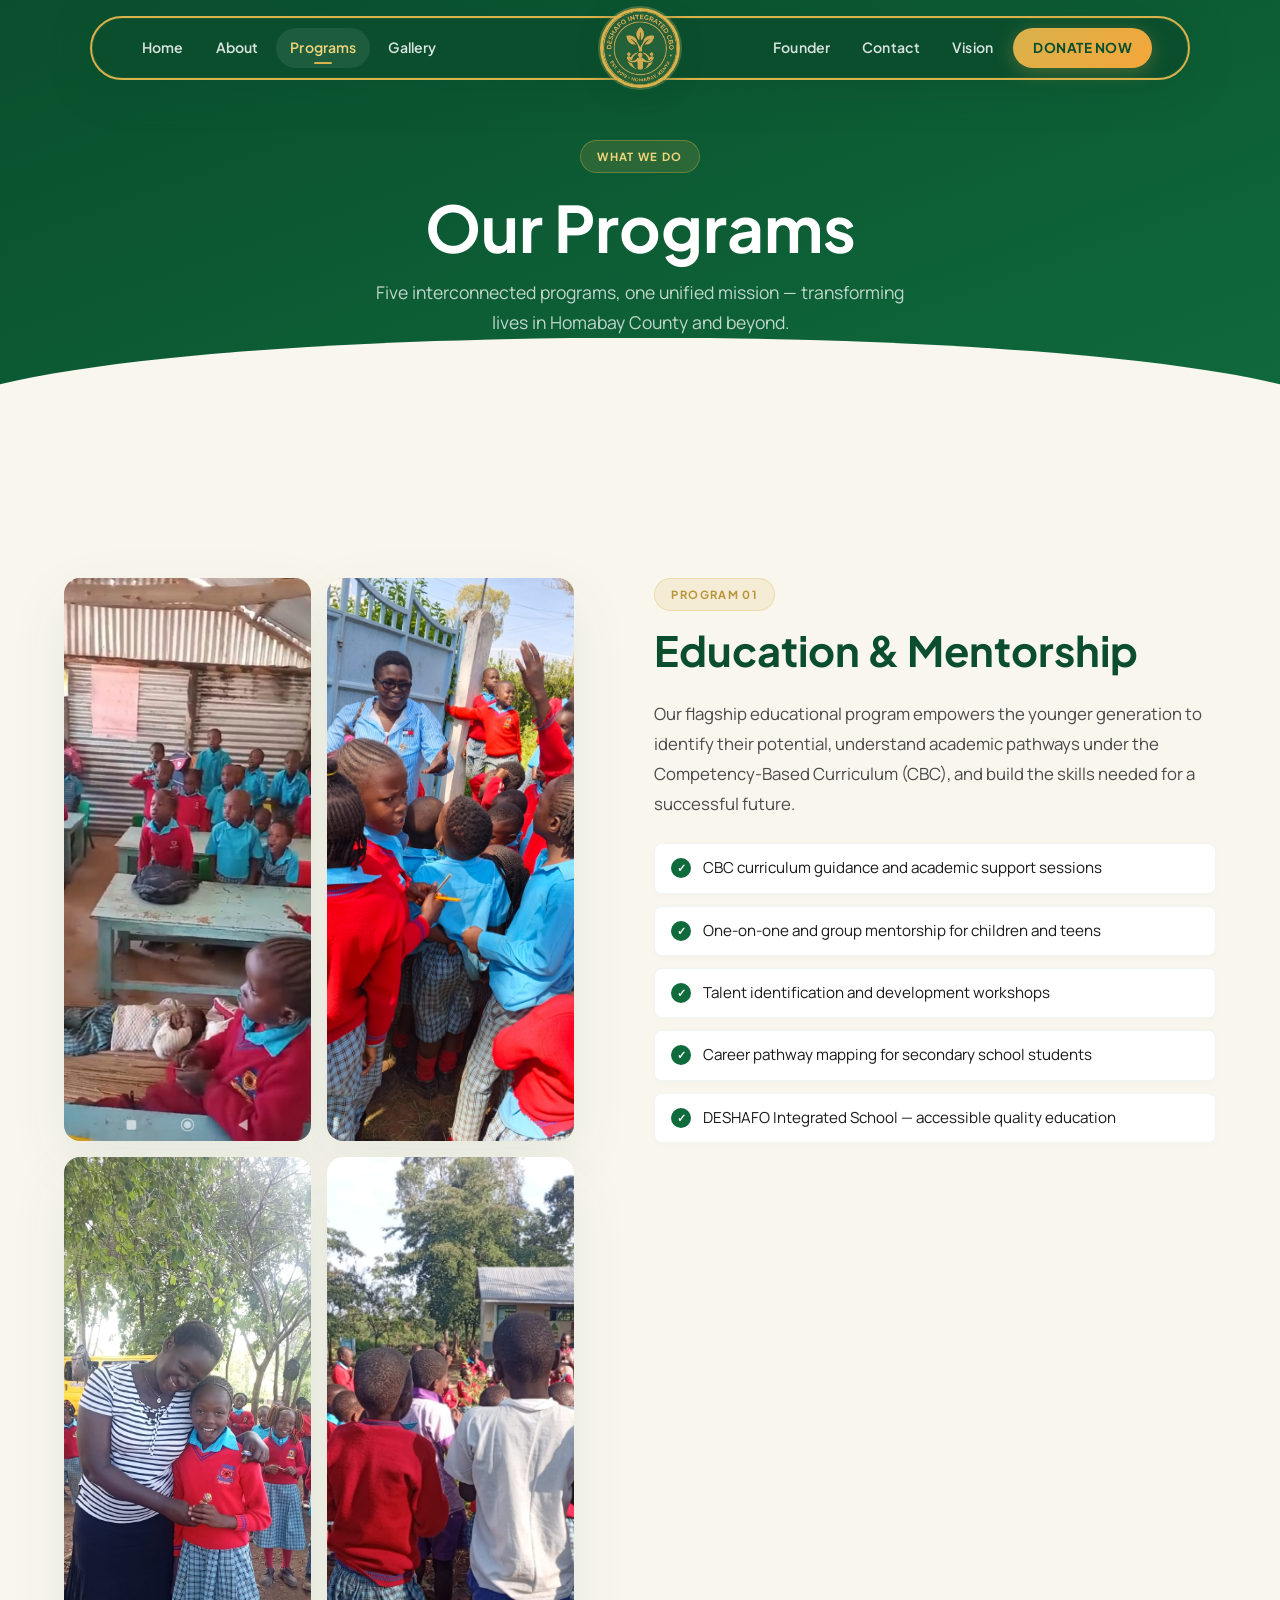
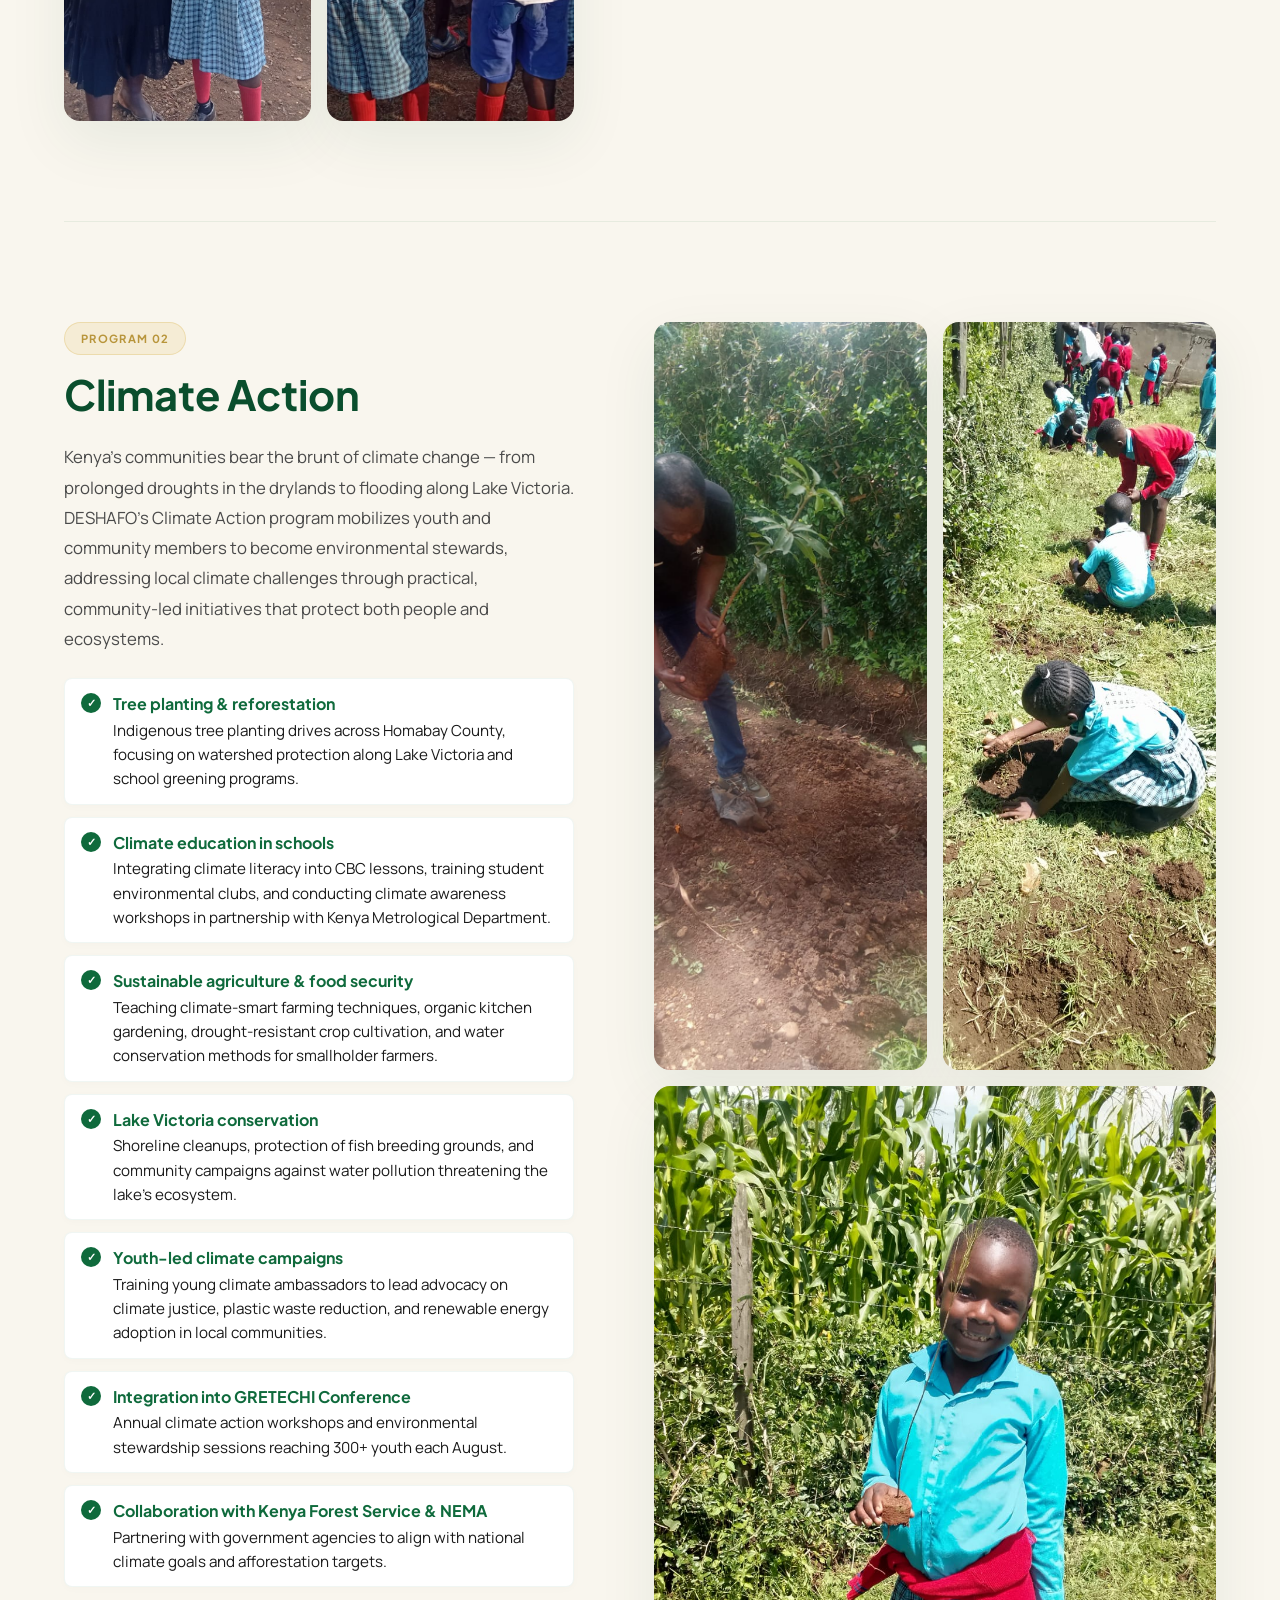
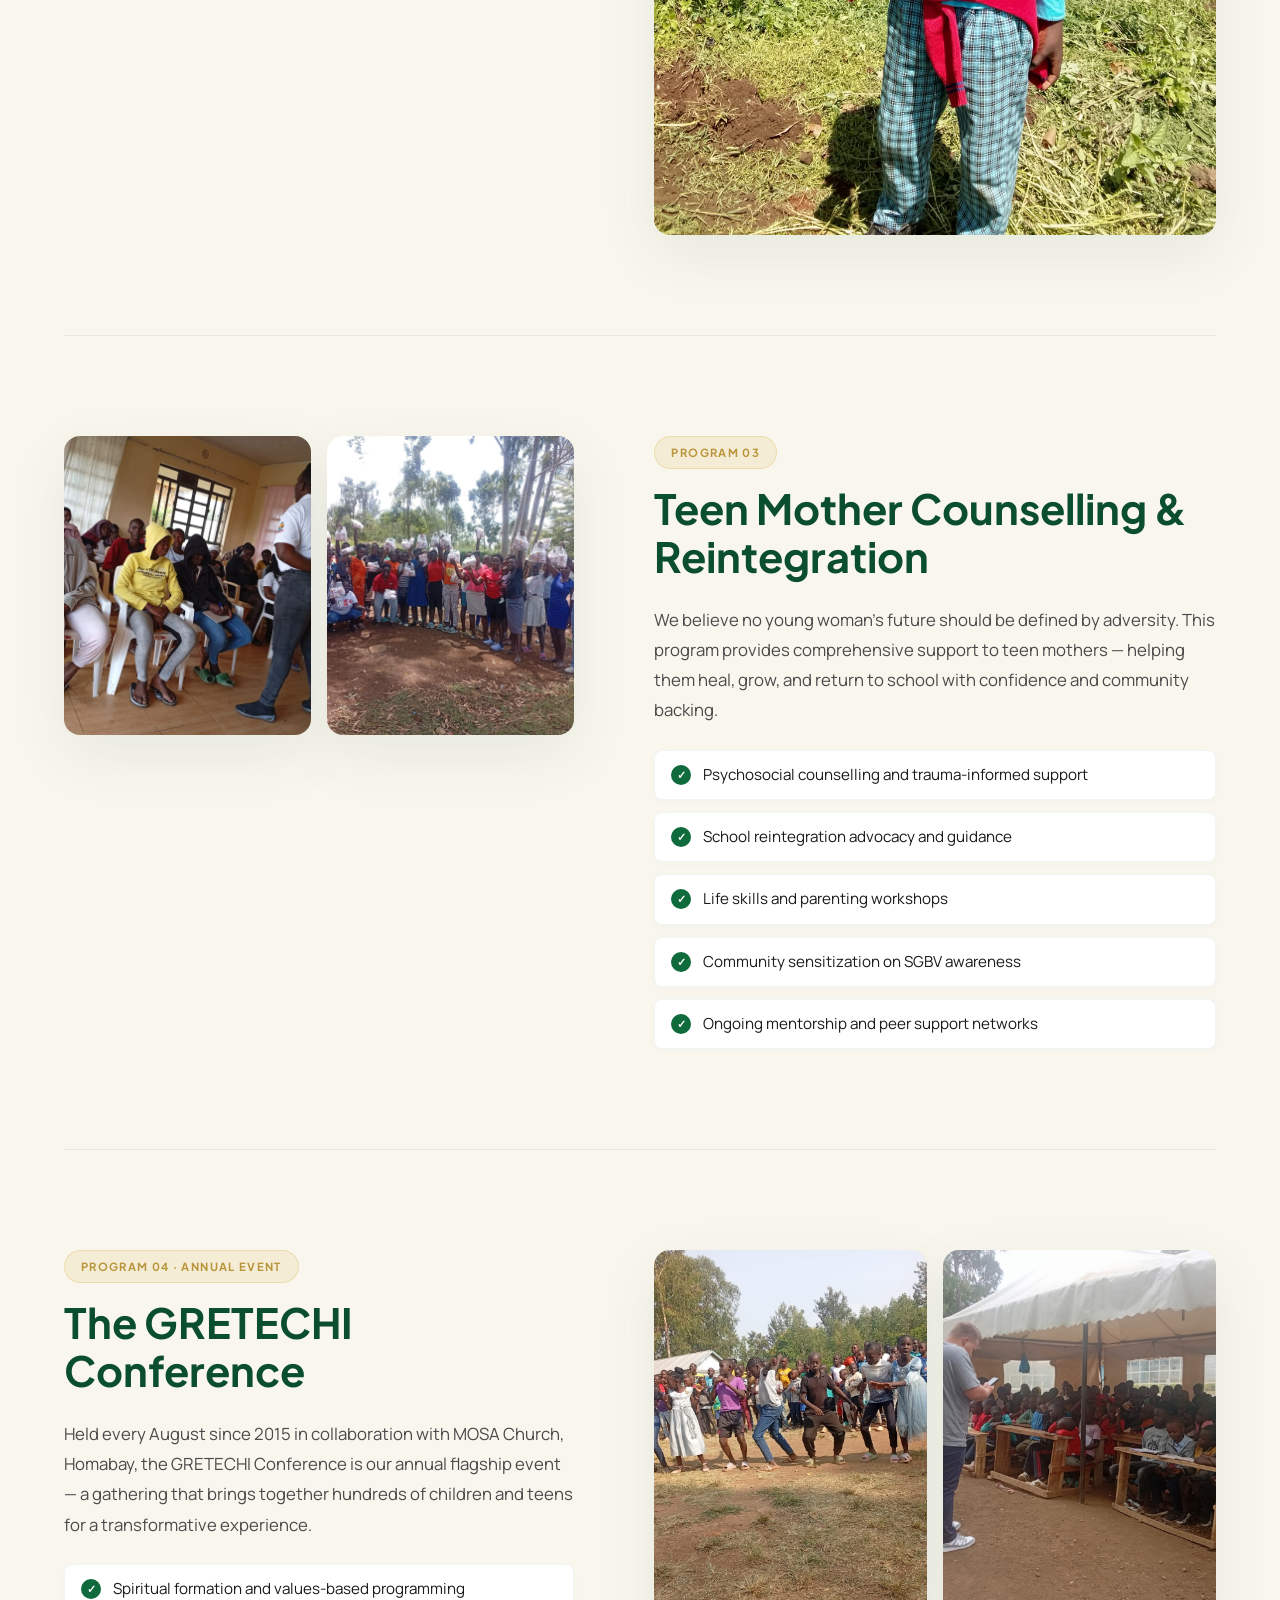
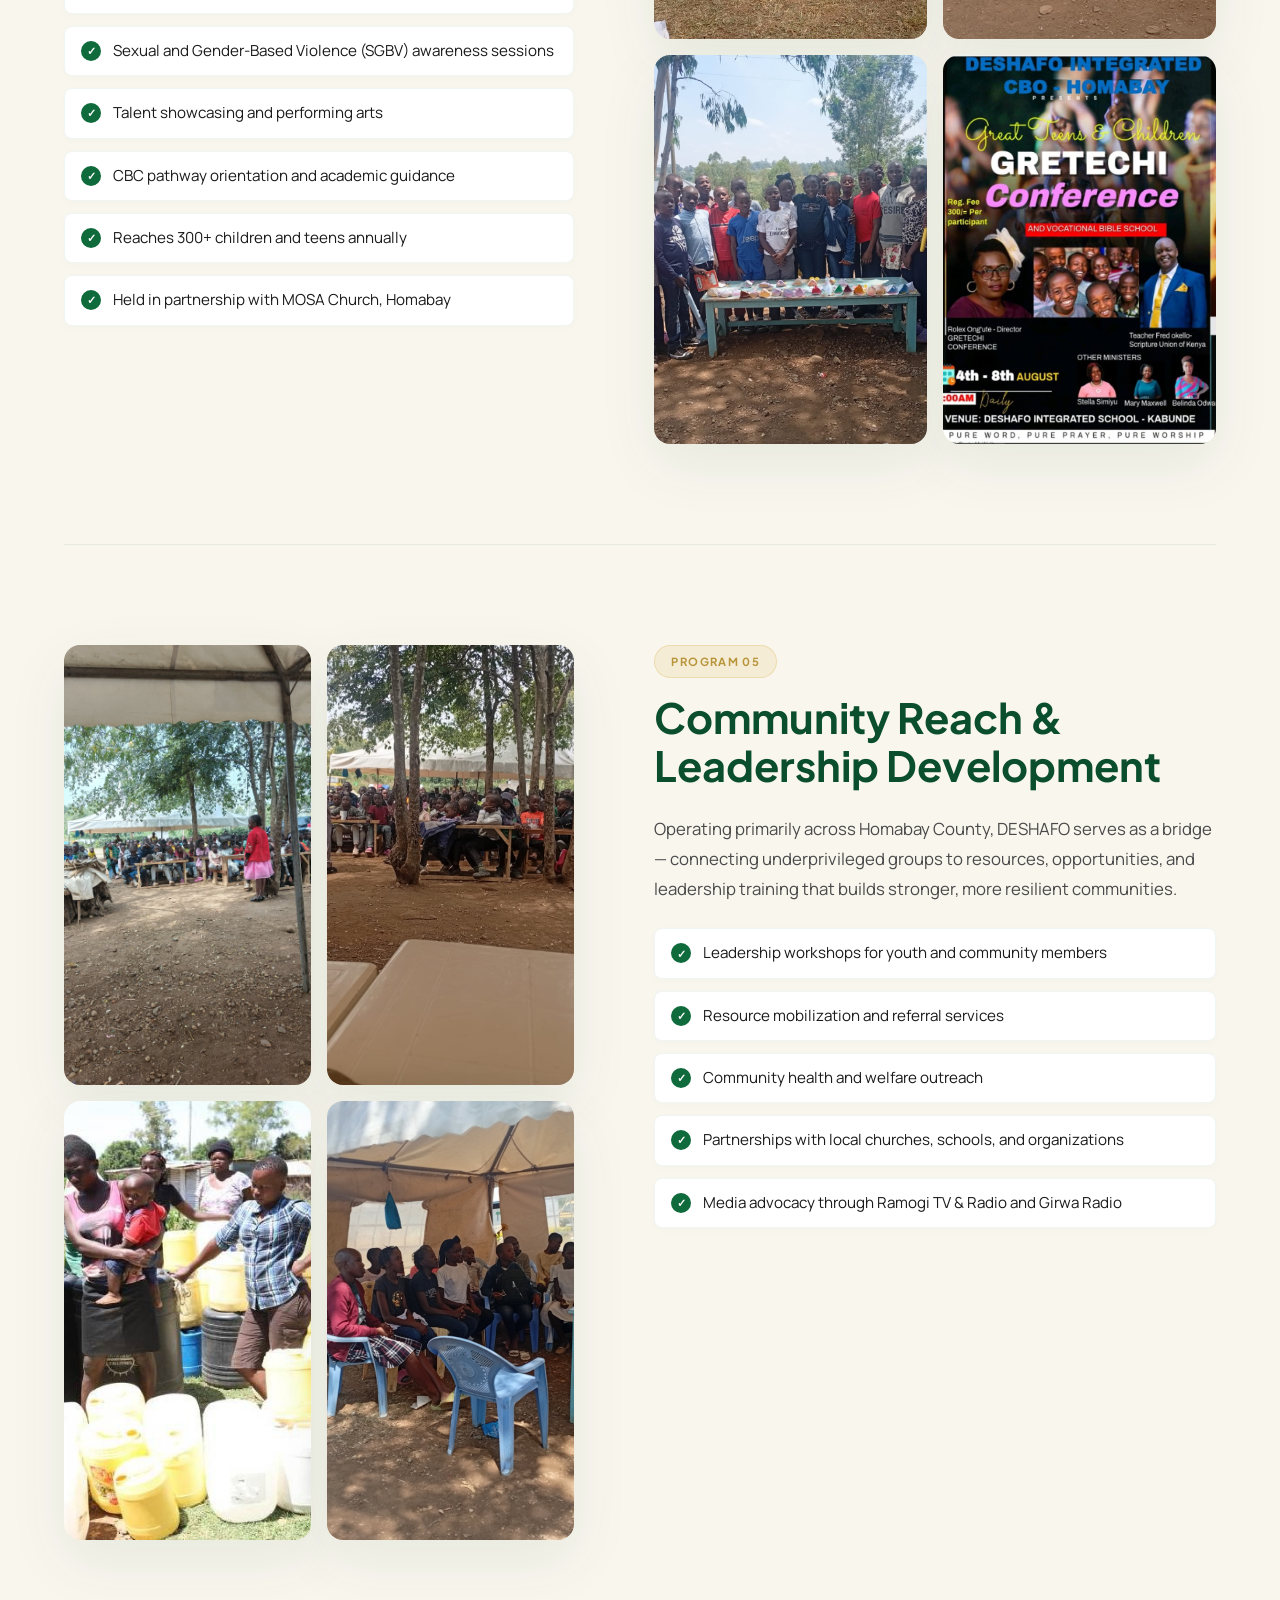
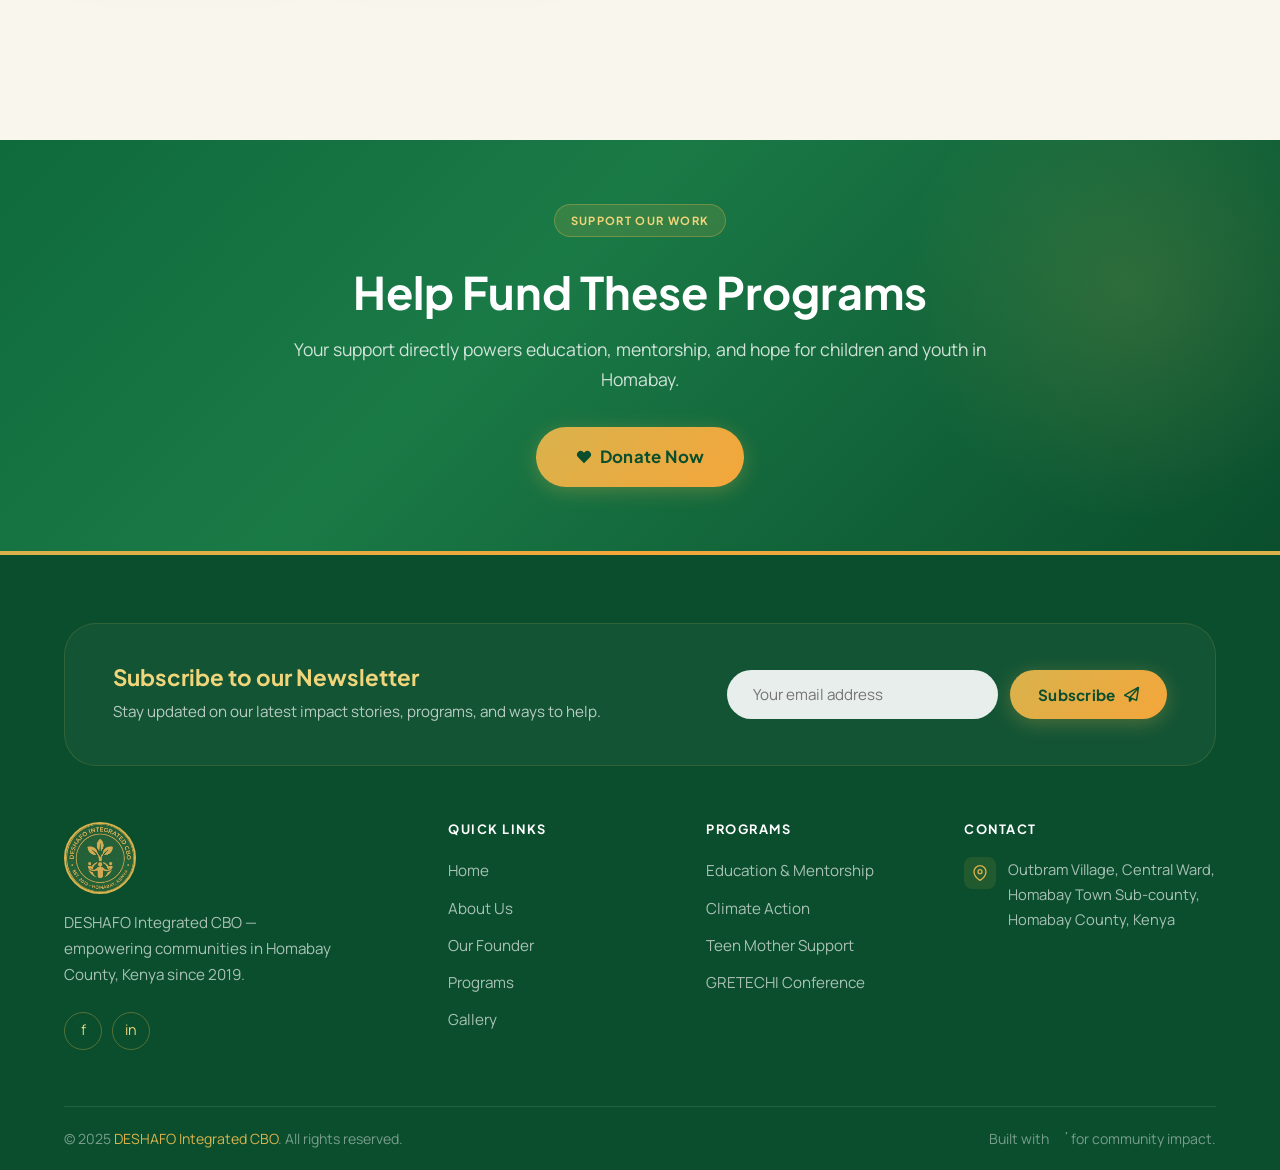
<file: programs.html>
﻿<!DOCTYPE html>
<html lang="en">
<head>
  <meta charset="UTF-8" />
  <link rel="icon" type="image/png" href="assets/images/logo.png" />
  <meta name="viewport" content="width=device-width, initial-scale=1.0" />
  <title>DESHAFO Programs | Education, Mentorship &amp; Climate Action</title>
  <meta name="description" content="Explore DESHAFO programs in Homa Bay County: education and mentorship, climate action, teen mother reintegration, GRETECHI Conference, and community leadership." />
  <meta name="robots" content="index, follow" />
  <meta name="author" content="DESHAFO Integrated CBO" />
  <meta name="theme-color" content="#0f6a3c" />
  <link rel="canonical" href="https://deshafo.org/programs.html" />
  <link rel="apple-touch-icon" href="assets/images/logo.png" />
  <meta property="og:type" content="website" />
  <meta property="og:title" content="DESHAFO Programs | Education, Mentorship &amp; Climate Action" />
  <meta property="og:description" content="Education support, climate action, teen mother reintegration, GRETECHI Conference, and community leadership programs in Homa Bay County." />
  <meta property="og:url" content="https://deshafo.org/programs.html" />
  <meta property="og:image" content="https://deshafo.org/assets/images/climm1.jpeg" />
  <meta property="og:site_name" content="DESHAFO Integrated CBO" />
  <meta property="og:locale" content="en_KE" />
  <meta name="twitter:card" content="summary_large_image" />
  <meta name="twitter:title" content="DESHAFO Programs" />
  <meta name="twitter:description" content="Education, mentorship, climate action, teen mother support, GRETECHI Conference, and community leadership in Homa Bay County." />
  <meta name="twitter:image" content="https://deshafo.org/assets/images/climm1.jpeg" />
  <link rel="preconnect" href="https://cdnjs.cloudflare.com" crossorigin />
  <link rel="dns-prefetch" href="https://cdnjs.cloudflare.com" />
  <script type="application/ld+json">
  {
    "@context": "https://schema.org",
    "@graph": [
      {
        "@type": "CollectionPage",
        "@id": "https://deshafo.org/programs.html#webpage",
        "url": "https://deshafo.org/programs.html",
        "name": "DESHAFO Programs",
        "description": "Explore DESHAFO programs in Homa Bay County: education and mentorship, climate action, teen mother reintegration, GRETECHI Conference, and community leadership.",
        "inLanguage": "en",
        "primaryImageOfPage": "https://deshafo.org/assets/images/climm1.jpeg",
        "isPartOf": { "@id": "https://deshafo.org/#website" },
        "about": { "@id": "https://deshafo.org/#organization" }
      },
      {
        "@type": "ItemList",
        "name": "DESHAFO Programs",
        "itemListElement": [
          { "@type": "ListItem", "position": 1, "item": { "@type": "Service", "name": "Education & Mentorship", "provider": { "@id": "https://deshafo.org/#organization" }, "areaServed": "Homa Bay County, Kenya" } },
          { "@type": "ListItem", "position": 2, "item": { "@type": "Service", "name": "Climate Action", "provider": { "@id": "https://deshafo.org/#organization" }, "areaServed": "Homa Bay County, Kenya" } },
          { "@type": "ListItem", "position": 3, "item": { "@type": "Service", "name": "Teen Mother Counselling & Reintegration", "provider": { "@id": "https://deshafo.org/#organization" }, "areaServed": "Homa Bay County, Kenya" } },
          { "@type": "ListItem", "position": 4, "item": { "@type": "Event", "name": "The GRETECHI Conference", "organizer": { "@id": "https://deshafo.org/#organization" }, "location": { "@type": "Place", "name": "Homa Bay County, Kenya" }, "eventAttendanceMode": "https://schema.org/OfflineEventAttendanceMode" } },
          { "@type": "ListItem", "position": 5, "item": { "@type": "Service", "name": "Community Reach & Leadership Development", "provider": { "@id": "https://deshafo.org/#organization" }, "areaServed": "Homa Bay County, Kenya" } }
        ]
      },
      {
        "@type": "BreadcrumbList",
        "itemListElement": [
          { "@type": "ListItem", "position": 1, "name": "Home", "item": "https://deshafo.org/" },
          { "@type": "ListItem", "position": 2, "name": "Programs", "item": "https://deshafo.org/programs.html" }
        ]
      }
    ]
  }
  </script>
  <link rel="stylesheet" href="css/style.css?v=20250426" />
  <link rel="stylesheet" href="https://cdnjs.cloudflare.com/ajax/libs/font-awesome/6.5.0/css/all.min.css" integrity="sha512-Avb2QiuDEEvB4bZJYdft2mNjVShBftLdPG8FJ0V7irTLQ8Uo0qcPxh4Plq7G5tGm0rU+1SPhVotteLpBERwTkw==" crossorigin="anonymous" referrerpolicy="no-referrer" />
<style>
   .program-full {
     display: grid;
     grid-template-columns: 1fr 1.1fr;
     gap: 80px;
     align-items: stretch;
     padding: 100px 0;
     border-bottom: 1px solid rgba(15,106,60,0.08);
   }
  .program-full:nth-child(even) .program-icon-block,
  .program-full:nth-child(even) .program-images-grid {
    order: 2;
  }
  .program-full:last-child { border-bottom: none; }

  .program-icon-block {
    border-radius: var(--radius-lg);
    border: 1px solid rgba(15,106,60,0.08);
    width: 100%;
    height: 100%;
    display: flex;
    align-items: center;
    justify-content: center;
    box-shadow: 0 20px 60px rgba(10,78,45,0.08);
    transition: transform 0.5s ease, box-shadow 0.5s ease;
  }
  .program-full:hover .program-icon-block {
    transform: translateY(-6px);
    box-shadow: 0 24px 70px rgba(10,78,45,0.12);
  }
  .program-icon-block i {
    font-size: clamp(100px, 12vw, 150px) !important;
    transition: transform 0.6s cubic-bezier(0.4,0,0.2,1);
  }
  .program-full:hover .program-icon-block i {
    transform: scale(1.15) rotate(4deg);
  }

  .program-images-grid {
    display: grid;
    grid-template-columns: 1fr 1fr;
    grid-template-rows: 1fr 1fr;
    gap: 16px;
    width: 100%;
    height: 100%;
  }
   .program-img-item {
     border-radius: var(--radius-md);
     overflow: hidden;
     box-shadow: 0 20px 60px rgba(10,78,45,0.08);
     position: relative;
     min-height: 0;
     background: var(--ivory-dark);
   }
  .program-img-item.span-full { grid-column: 1 / -1; }
  .program-img-item img {
    width: 100%;
    height: 100%;
    object-fit: cover;
    transition: transform 0.6s cubic-bezier(0.4,0,0.2,1);
  }
  .program-full:hover .program-img-item img { transform: scale(1.08); }

  .program-detail .badge {
    background: rgba(217,178,76,0.15);
    color: #b8953b;
    border-color: rgba(217,178,76,0.3);
    display: inline-block;
    margin-bottom: 16px;
  }
  .program-detail h2 {
    margin: 0 0 24px;
    font-size: clamp(2rem, 4vw, 2.6rem);
    line-height: 1.15;
    color: var(--green-deep);
  }
  .program-detail p {
    color: var(--text-muted);
    line-height: 1.8;
    margin-bottom: 24px;
    font-size: 1.05rem;
  }
  .program-detail ul {
    list-style: none;
    display: grid;
    grid-template-columns: 1fr;
    gap: 12px;
  }
  .program-detail ul li {
    position: relative;
    font-size: 0.95rem;
    color: var(--text-dark);
    line-height: 1.6;
    background: var(--white);
    padding: 12px 16px 12px 48px;
    border-radius: var(--radius-sm);
    border: 1px solid rgba(15,106,60,0.06);
    box-shadow: 0 2px 8px rgba(0,0,0,0.02);
  }
  .program-detail ul li strong {
    display: block;
    color: var(--green);
    font-family: var(--font-head);
    font-size: 1rem;
    margin-bottom: 2px;
  }
  .program-detail ul li::before {
    content: '✓';
    color: var(--white);
    background: var(--green);
    width: 20px; height: 20px;
    display: inline-flex; align-items: center; justify-content: center;
    border-radius: 50%;
    font-weight: 700;
    font-size: 0.7rem;
    position: absolute;
    left: 16px;
    top: 14px;
  }

   @media (max-width: 768px) {
     .program-full {
       grid-template-columns: 1fr !important;
       gap: 32px !important;
       padding: 48px 0 !important;
     }
     .program-full:nth-child(even) .program-images-grid,
     .program-full:nth-child(even) .program-detail {
       order: 0 !important;
     }
     .program-images-grid {
       display: grid;
       grid-template-columns: repeat(2, 1fr);
       grid-template-rows: repeat(2, minmax(180px, auto));
       gap: 12px;
     }
     .program-img-item {
       aspect-ratio: 4/3;
       border-radius: 12px;
       overflow: hidden;
       background: var(--ivory-dark);
     }
     .program-img-item.span-full {
       grid-column: 1 / -1;
       aspect-ratio: 16/9;
     }
     .program-img-item img {
       width: 100%;
       height: 100%;
       object-fit: cover;
       display: block;
     }
     .program-detail {
       text-align: left;
     }
     .program-detail h2 {
       font-size: 1.6rem;
       margin-bottom: 16px;
     }
     .program-detail p {
       font-size: 0.95rem;
       line-height: 1.7;
       margin-bottom: 20px;
     }
     .program-detail ul {
       grid-template-columns: 1fr;
       gap: 10px;
     }
     .program-detail ul li {
       padding: 10px 14px 10px 44px;
       font-size: 0.9rem;
       line-height: 1.5;
       border-radius: 8px;
     }
     .program-detail ul li::before {
       left: 14px;
       top: 12px;
     }
     .program-detail ul li strong {
       font-size: 0.95rem;
     }
   }

   /* Force reveal animation on page load for programs */
   .program-full.reveal {
     opacity: 1 !important;
     transform: none !important;
   }
</style>
  <link rel="stylesheet" href="css/loader.css"/>
</head>
<body>
<!-- ═══════════════ LOGO LOADER ═══════════════ -->
<div id="page-loader" aria-label="Loading" role="status">
  <div class="ldr-orb ldr-orb--a"></div>
  <div class="ldr-orb ldr-orb--b"></div>
  <div class="ldr-orb ldr-orb--c"></div>
  <div class="ldr-stage">
    <div class="ldr-ripple ldr-ripple--1"></div>
    <div class="ldr-ripple ldr-ripple--2"></div>
    <div class="ldr-ripple ldr-ripple--3"></div>
    <div class="ldr-outer-ring"></div>
    <svg class="ldr-orbital" viewBox="0 0 200 200" xmlns="http://www.w3.org/2000/svg">
      <circle cx="100" cy="100" r="90" class="ldr-track"/>
      <circle cx="100" cy="100" r="90" class="ldr-comet--glow"/>
      <circle cx="100" cy="100" r="90" class="ldr-comet--arc"/>
      <circle cx="100" cy="100" r="90" class="ldr-comet--tip"/>
    </svg>
    <div class="ldr-logo-wrap">
      <img src="assets/images/logo.png" class="ldr-logo" alt="DESHAFO"/>
      <div class="ldr-logo-halo"></div>
      <div class="ldr-logo-shine"></div>
    </div>
  </div>
  <p class="ldr-tagline"><em>Shaping Destiny.</em>&nbsp; Restoring Hope.</p>
  <div class="ldr-dots"><span></span><span></span><span></span><span></span><span></span></div>
</div>
<!-- ══════════════ END LOADER ══════════════ -->

<!-- NAVBAR -->
<div class="navbar-wrapper">
  <nav class="navbar">
    <div class="nav-left"><a href="index.html">Home</a><a href="about.html">About</a><a href="programs.html" class="active">Programs</a><a href="gallery.html">Gallery</a></div>
    <div class="nav-logo"><a href="index.html"><img src="assets/images/logo.png" alt="DESHAFO" /></a></div>
    <div class="nav-right"><a href="founder.html">Founder</a><a href="contact.html">Contact</a><a href="about.html#vision">Vision</a></div>
    <div class="nav-auth"><a href="donations.html" class="btn btn-gold" style="padding:8px 20px;font-size:0.85rem;text-transform:uppercase;letter-spacing:0.5px;">Donate Now</a></div>
    <div class="hamburger"><span></span><span></span><span></span></div>
  </nav>
</div>
<div class="mobile-nav">
  <img src="assets/images/logo.png" alt="DESHAFO" class="mobile-nav-logo" />
  <a href="index.html">Home</a><a href="about.html">About Us</a><a href="programs.html">Programs</a>
  <a href="gallery.html">Gallery</a><a href="donations.html">Donate</a><a href="contact.html">Contact</a><a href="about.html#vision">Vision</a>
</div>

<!-- PAGE HEADER -->
<div class="page-header">
  <div class="container">
    <span class="badge">What We Do</span>
    <h1>Our Programs</h1>
    <p>Five interconnected programs, one unified mission — transforming lives in Homabay County and beyond.</p>
  </div>
</div>

<!-- PROGRAMS -->
<section class="section-pad" style="background:var(--ivory);padding:60px 0 100px;">
  <div class="container">

       <!-- 1 Education & Mentorship -->
       <div class="program-full">
         <div class="program-images-grid">
           <div class="program-img-item"><img src="assets/images/edu1.jpeg" alt="Education Mentorship" loading="eager"/></div>
           <div class="program-img-item"><img src="assets/images/edu2.jpeg" alt="Academic Support" loading="eager"/></div>
           <div class="program-img-item"><img src="assets/images/edu3.jpeg" alt="Talent Identification" loading="eager"/></div>
           <div class="program-img-item"><img src="assets/images/edu4.jpeg" alt="Career Pathway Mapping" loading="eager"/></div>
         </div>
        <div class="program-detail">
         <span class="badge">Program 01</span>
         <h2>Education &amp; Mentorship</h2>
         <p>Our flagship educational program empowers the younger generation to identify their potential, understand academic pathways under the Competency-Based Curriculum (CBC), and build the skills needed for a successful future.</p>
         <ul>
           <li>CBC curriculum guidance and academic support sessions</li>
           <li>One-on-one and group mentorship for children and teens</li>
           <li>Talent identification and development workshops</li>
           <li>Career pathway mapping for secondary school students</li>
           <li>DESHAFO Integrated School — accessible quality education</li>
         </ul>
       </div>
    </div>

       <!-- 2 Climate Action -->
       <div class="program-full" id="climate">
         <div class="program-images-grid">
           <div class="program-img-item"><img src="assets/images/climm1.jpeg" alt="Tree planting" loading="eager"/></div>
           <div class="program-img-item"><img src="assets/images/climm2.jpeg" alt="Climate education" loading="eager"/></div>
           <div class="program-img-item span-full"><img src="assets/images/climm3.jpeg" alt="Sustainable agriculture" loading="eager"/></div>
         </div>
        <div class="program-detail">
         <span class="badge">Program 02</span>
         <h2>Climate Action</h2>
         <p>Kenya's communities bear the brunt of climate change — from prolonged droughts in the drylands to flooding along Lake Victoria. DESHAFO's Climate Action program mobilizes youth and community members to become environmental stewards, addressing local climate challenges through practical, community-led initiatives that protect both people and ecosystems.</p>
         <ul>
           <li><strong>Tree planting & reforestation</strong>Indigenous tree planting drives across Homabay County, focusing on watershed protection along Lake Victoria and school greening programs.</li>
           <li><strong>Climate education in schools</strong>Integrating climate literacy into CBC lessons, training student environmental clubs, and conducting climate awareness workshops in partnership with Kenya Metrological Department.</li>
           <li><strong>Sustainable agriculture & food security</strong>Teaching climate-smart farming techniques, organic kitchen gardening, drought-resistant crop cultivation, and water conservation methods for smallholder farmers.</li>
           <li><strong>Lake Victoria conservation</strong>Shoreline cleanups, protection of fish breeding grounds, and community campaigns against water pollution threatening the lake's ecosystem.</li>
           <li><strong>Youth-led climate campaigns</strong>Training young climate ambassadors to lead advocacy on climate justice, plastic waste reduction, and renewable energy adoption in local communities.</li>
           <li><strong>Integration into GRETECHI Conference</strong>Annual climate action workshops and environmental stewardship sessions reaching 300+ youth each August.</li>
           <li><strong>Collaboration with Kenya Forest Service & NEMA</strong>Partnering with government agencies to align with national climate goals and afforestation targets.</li>
         </ul>
       </div>
    </div>

       <!-- 3 Teen Mother Support -->
       <div class="program-full">
         <div class="program-images-grid">
          <div class="program-img-item"><img src="assets/images/teen1.jpeg" alt="Teen Mother Support" loading="lazy"/></div>
          <div class="program-img-item"><img src="assets/images/teen2.jpeg" alt="Teen Mother Reintegration" loading="lazy"/></div>
          <!-- VIDEO COMMENTED OUT
          <div class="program-img-item span-full"><video src="assets/images/teenvid.mp4" autoplay muted loop playsinline style="width:100%;height:100%;object-fit:cover;"></video></div>
          -->
        </div>
        <div class="program-detail">
         <span class="badge">Program 03</span>
         <h2>Teen Mother Counselling &amp; Reintegration</h2>
         <p>We believe no young woman's future should be defined by adversity. This program provides comprehensive support to teen mothers — helping them heal, grow, and return to school with confidence and community backing.</p>
         <ul>
           <li>Psychosocial counselling and trauma-informed support</li>
           <li>School reintegration advocacy and guidance</li>
           <li>Life skills and parenting workshops</li>
           <li>Community sensitization on SGBV awareness</li>
           <li>Ongoing mentorship and peer support networks</li>
         </ul>
       </div>
    </div>

       <!-- 4 GRETECHI Conference -->
       <div class="program-full">
         <div class="program-images-grid">
          <div class="program-img-item"><img src="assets/images/gretech1.jpeg" alt="GRETECHI Conference" loading="lazy"/></div>
          <div class="program-img-item"><img src="assets/images/gretech2.jpeg" alt="GRETECHI Activities" loading="lazy"/></div>
          <div class="program-img-item"><img src="assets/images/gretech3.jpeg" alt="GRETECHI Mentorship" loading="lazy"/></div>
          <div class="program-img-item"><img src="assets/images/gretech4.jpeg" alt="GRETECHI Gathering" loading="lazy"/></div>
        </div>
        <div class="program-detail">
         <span class="badge">Program 04 · Annual Event</span>
         <h2>The GRETECHI Conference</h2>
         <p>Held every August since 2015 in collaboration with MOSA Church, Homabay, the GRETECHI Conference is our annual flagship event — a gathering that brings together hundreds of children and teens for a transformative experience.</p>
         <ul>
           <li>Spiritual formation and values-based programming</li>
           <li>Sexual and Gender-Based Violence (SGBV) awareness sessions</li>
           <li>Talent showcasing and performing arts</li>
           <li>CBC pathway orientation and academic guidance</li>
           <li>Reaches 300+ children and teens annually</li>
           <li>Held in partnership with MOSA Church, Homabay</li>
         </ul>
       </div>
    </div>

       <!-- 5 Community Reach & Leadership -->
       <div class="program-full">
         <div class="program-images-grid">
          <div class="program-img-item"><img src="assets/images/comm1.jpeg" alt="Community Leadership" loading="lazy"/></div>
          <div class="program-img-item"><img src="assets/images/comm2.jpeg" alt="Community Outreach" loading="lazy"/></div>
           <div class="program-img-item"><img src="assets/images/comm3.jpeg" alt="Community Gathering" loading="lazy"/></div>
          <div class="program-img-item"><img src="assets/images/community.jpg" alt="Community Engagement" loading="lazy"/></div>
        </div>
        <div class="program-detail">
         <span class="badge">Program 05</span>
         <h2>Community Reach &amp; Leadership Development</h2>
         <p>Operating primarily across Homabay County, DESHAFO serves as a bridge — connecting underprivileged groups to resources, opportunities, and leadership training that builds stronger, more resilient communities.</p>
         <ul>
           <li>Leadership workshops for youth and community members</li>
           <li>Resource mobilization and referral services</li>
           <li>Community health and welfare outreach</li>
           <li>Partnerships with local churches, schools, and organizations</li>
           <li>Media advocacy through Ramogi TV &amp; Radio and Girwa Radio</li>
         </ul>
        </div>
    </div>

      <!-- 5 Community Reach & Leadership -->

  </div>
</section>

<!-- DONATE CTA -->
<section class="donate-cta section-pad-sm">
  <div class="container"><div class="donate-cta-inner">
    <span class="badge" style="background:rgba(217,178,76,0.15);color:var(--gold-light);border-color:rgba(217,178,76,0.35);">Support Our Work</span>
    <h2>Help Fund These Programs</h2>
    <p>Your support directly powers education, mentorship, and hope for children and youth in Homabay.</p>
    <a href="donations.html" class="btn btn-gold" style="font-size:1.05rem;padding:16px 40px;"><svg xmlns="http://www.w3.org/2000/svg" width="16" height="16" viewBox="0 0 24 24" fill="currentColor" stroke="none" style="flex-shrink:0;vertical-align:middle;"><path d="M20.84 4.61a5.5 5.5 0 0 0-7.78 0L12 5.67l-1.06-1.06a5.5 5.5 0 0 0-7.78 7.78l1.06 1.06L12 21.23l7.78-7.78 1.06-1.06a5.5 5.5 0 0 0 0-7.78z"/></svg> Donate Now</a>
  </div></div>
</section>

<!-- FOOTER -->
<footer>
  <div class="container">
    <div class="footer-newsletter reveal">
      <div class="footer-newsletter-text">
        <h3>Subscribe to our Newsletter</h3>
        <p>Stay updated on our latest impact stories, programs, and ways to help.</p>
      </div>
      <form action="https://formsubmit.co/deshafointergrated@gmail.com" method="POST" class="footer-newsletter-form">
        <input type="hidden" name="_subject" value="New Newsletter Subscriber!">
        <input type="text" name="_honey" style="display:none">
        <input type="email" name="email" placeholder="Your email address" required />
        <button type="submit" class="btn btn-gold" style="border-radius: var(--radius-pill); padding: 12px 28px;">Subscribe <i class="fa-regular fa-paper-plane"></i></button>
      </form>
    </div>
    <div class="footer-grid">
      <div class="footer-brand"><img src="assets/images/logo.png" alt="DESHAFO" style="width:72px;border-radius:50%;border:2px solid var(--gold);" /><p>DESHAFO Integrated CBO — empowering communities in Homabay County, Kenya since 2019.</p><div class="social-links"><a href="https://www.facebook.com/iddyrolex" target="_blank">f</a><a href="https://www.linkedin.com/in/rolex-ong-ute" target="_blank">in</a></div></div>
      <div class="footer-col"><h4>Quick Links</h4><ul><li><a href="index.html">Home</a></li><li><a href="about.html">About Us</a></li><li><a href="founder.html">Our Founder</a></li><li><a href="programs.html">Programs</a></li><li><a href="gallery.html">Gallery</a></li></ul></div>
       <div class="footer-col"><h4>Programs</h4><ul><li><a href="programs.html">Education &amp; Mentorship</a></li><li><a href="programs.html">Climate Action</a></li><li><a href="programs.html">Teen Mother Support</a></li><li><a href="programs.html">GRETECHI Conference</a></li></ul></div>
      <div class="footer-col"><h4>Contact</h4><div class="footer-contact-item"><div class="icon"><svg xmlns="http://www.w3.org/2000/svg" width="16" height="16" viewBox="0 0 24 24" fill="none" stroke="currentColor" stroke-width="2" stroke-linecap="round" stroke-linejoin="round"><path d="M21 10c0 7-9 13-9 13s-9-6-9-13a9 9 0 0 1 18 0z"/><circle cx="12" cy="10" r="3"/></svg></div><p>Outbram Village, Central Ward, Homabay Town Sub-county, Homabay County, Kenya</p></div></div>
    </div>
    <div class="footer-bottom"><p>© 2025 <span>DESHAFO Integrated CBO</span>. All rights reserved.</p><p>Built with <svg xmlns="http://www.w3.org/2000/svg" width="16" height="16" viewBox="0 0 24 24" fill="currentColor" stroke="none" style="flex-shrink:0;vertical-align:middle;"><path d="M20.84 4.61a5.5 5.5 0 0 0 0-7.78z"/></svg> for community impact.</p></div>
  </div>
</footer>

<script src="js/main.js"></script>
<script>
  (function(){
    var l=document.getElementById('page-loader');
    if(!l)return;

    /* Skip loader on all visits after the first in this session */
    if(sessionStorage.getItem('visited')){l.style.transition='none';l.style.display='none';return;}
    sessionStorage.setItem('visited','1');

    var FAST_MS=280;   /* pages loading faster than this skip the loader entirely */
    var MIN_MS =700;   /* minimum time loader is shown on slow pages              */
    var t0=window.performance&&performance.timing?performance.timing.navigationStart:Date.now();

    window.addEventListener('load',function(){
      var elapsed=Date.now()-t0;
      if(elapsed<FAST_MS){
        /* Fast load — kill loader with no visible flash */
        l.style.transition='none';
        l.style.display='none';
      } else {
        /* Slow load — keep visible for minimum time, then fade */
        var wait=Math.max(0,MIN_MS-elapsed);
        setTimeout(function(){ l.classList.add('loader-hidden'); },wait);
      }
    });

    /* Browser back/forward (bfcache restore) — page is already ready */
    window.addEventListener('pageshow',function(e){
      if(e.persisted){ l.style.transition='none'; l.style.display='none'; }
    });
  })();
</script></body>
</html>
</file>
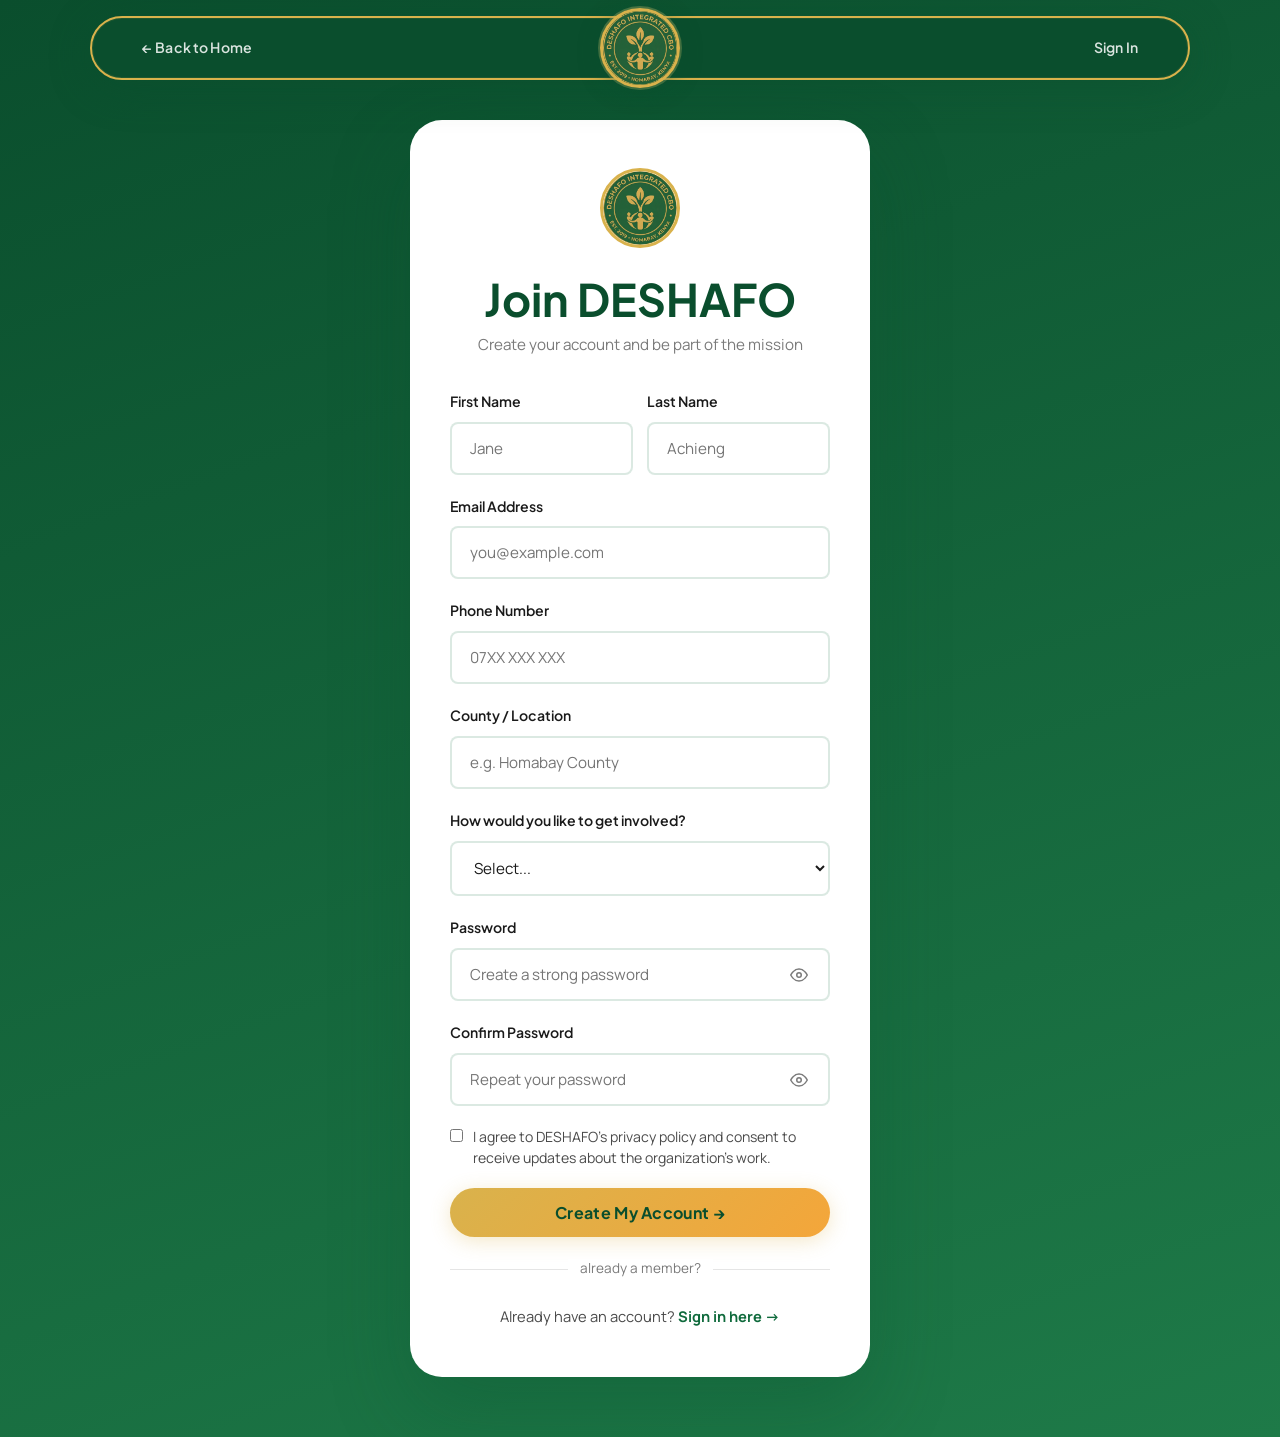
<file: signup.html>
﻿<!DOCTYPE html>
<html lang="en">
<head>
  <meta charset="UTF-8" />
  <link rel="icon" type="image/png" href="assets/images/logo.png" />
  <meta name="viewport" content="width=device-width, initial-scale=1.0" />
  <title>Create Account | DESHAFO Integrated CBO</title>
  <meta name="description" content="Create a DESHAFO Integrated CBO account to stay connected with the mission." />
  <meta name="robots" content="noindex, follow" />
  <meta name="author" content="DESHAFO Integrated CBO" />
  <meta name="theme-color" content="#0f6a3c" />
  <link rel="canonical" href="https://deshafo.org/signup.html" />
  <link rel="apple-touch-icon" href="assets/images/logo.png" />
  <link rel="preconnect" href="https://cdnjs.cloudflare.com" crossorigin />
  <link rel="dns-prefetch" href="https://cdnjs.cloudflare.com" />
  <link rel="stylesheet" href="css/style.css" />
  <link rel="stylesheet" href="https://cdnjs.cloudflare.com/ajax/libs/font-awesome/6.5.0/css/all.min.css" integrity="sha512-Avb2QiuDEEvB4bZJYdft2mNjVShBftLdPG8FJ0V7irTLQ8Uo0qcPxh4Plq7G5tGm0rU+1SPhVotteLpBERwTkw==" crossorigin="anonymous" referrerpolicy="no-referrer" />
  <style>
    .pw-wrap { position:relative; }
    .pw-wrap input { padding-right:48px; }
    .pw-toggle { position:absolute;right:14px;top:50%;transform:translateY(-50%);background:none;border:none;cursor:pointer;font-size:1.1rem;color:var(--text-light); }

    /* Mobile responsive */
    @media (max-width: 768px) {
      .auth-card {
        padding: 32px 24px !important;
        max-width: 100% !important;
      }
    }
  </style>
  <link rel="stylesheet" href="css/loader.css"/>
</head>
<body>
<!-- ═══════════════ LOGO LOADER ═══════════════ -->
<div id="page-loader" aria-label="Loading" role="status">
  <div class="ldr-orb ldr-orb--a"></div>
  <div class="ldr-orb ldr-orb--b"></div>
  <div class="ldr-orb ldr-orb--c"></div>
  <div class="ldr-stage">
    <div class="ldr-ripple ldr-ripple--1"></div>
    <div class="ldr-ripple ldr-ripple--2"></div>
    <div class="ldr-ripple ldr-ripple--3"></div>
    <div class="ldr-outer-ring"></div>
    <svg class="ldr-orbital" viewBox="0 0 200 200" xmlns="http://www.w3.org/2000/svg">
      <circle cx="100" cy="100" r="90" class="ldr-track"/>
      <circle cx="100" cy="100" r="90" class="ldr-comet--glow"/>
      <circle cx="100" cy="100" r="90" class="ldr-comet--arc"/>
      <circle cx="100" cy="100" r="90" class="ldr-comet--tip"/>
    </svg>
    <div class="ldr-logo-wrap">
      <img src="assets/images/logo.png" class="ldr-logo" alt="DESHAFO"/>
      <div class="ldr-logo-halo"></div>
      <div class="ldr-logo-shine"></div>
    </div>
  </div>
  <p class="ldr-tagline"><em>Shaping Destiny.</em>&nbsp; Restoring Hope.</p>
  <div class="ldr-dots"><span></span><span></span><span></span><span></span><span></span></div>
</div>
<!-- ══════════════ END LOADER ══════════════ -->

<!-- Minimal nav -->
<div class="navbar-wrapper">
  <nav class="navbar">
    <div class="nav-left"><a href="index.html">← Back to Home</a></div>
    <div class="nav-logo"><a href="index.html"><img src="assets/images/logo.png" alt="DESHAFO" /></a></div>
    <div class="nav-right"><a href="login.html">Sign In</a></div>
    <div class="hamburger"><span></span><span></span><span></span></div>
  </nav>
</div>

<div class="auth-page">
  <div class="auth-card">
    <img src="assets/images/logo.png" alt="DESHAFO" class="auth-logo" />
    <h2>Join DESHAFO</h2>
    <p class="auth-sub">Create your account and be part of the mission</p>

    <form>
      <div style="display:grid;grid-template-columns:1fr 1fr;gap:14px;">
        <div class="form-group">
          <label>First Name</label>
          <input type="text" placeholder="Jane" required />
        </div>
        <div class="form-group">
          <label>Last Name</label>
          <input type="text" placeholder="Achieng" required />
        </div>
      </div>
      <div class="form-group">
        <label>Email Address</label>
        <input type="email" placeholder="you@example.com" required />
      </div>
      <div class="form-group">
        <label>Phone Number</label>
        <input type="tel" placeholder="07XX XXX XXX" />
      </div>
      <div class="form-group">
        <label>County / Location</label>
        <input type="text" placeholder="e.g. Homabay County" />
      </div>
      <div class="form-group">
        <label>How would you like to get involved?</label>
        <select>
          <option value="">Select...</option>
          <option>Volunteer</option>
          <option>Donor / Supporter</option>
          <option>Program Participant</option>
          <option>Community Partner</option>
          <option>Just staying informed</option>
        </select>
      </div>
      <div class="form-group">
        <label>Password</label>
        <div class="pw-wrap">
          <input type="password" placeholder="Create a strong password" required />
          <button type="button" class="pw-toggle"><svg xmlns="http://www.w3.org/2000/svg" width="18" height="18" viewBox="0 0 24 24" fill="none" stroke="currentColor" stroke-width="2" stroke-linecap="round" stroke-linejoin="round"><path d="M1 12s4-8 11-8 11 8 11 8-4 8-11 8-11-8-11-8z"/><circle cx="12" cy="12" r="3"/></svg></button>
        </div>
      </div>
      <div class="form-group">
        <label>Confirm Password</label>
        <div class="pw-wrap">
          <input type="password" placeholder="Repeat your password" required />
          <button type="button" class="pw-toggle"><svg xmlns="http://www.w3.org/2000/svg" width="18" height="18" viewBox="0 0 24 24" fill="none" stroke="currentColor" stroke-width="2" stroke-linecap="round" stroke-linejoin="round"><path d="M1 12s4-8 11-8 11 8 11 8-4 8-11 8-11-8-11-8z"/><circle cx="12" cy="12" r="3"/></svg></button>
        </div>
      </div>
      <div style="margin-bottom:20px;">
        <label style="display:flex;align-items:flex-start;gap:10px;font-size:0.88rem;color:var(--text-muted);cursor:pointer;line-height:1.5;">
          <input type="checkbox" style="width:auto;margin-top:3px;accent-color:var(--green);" required />
          I agree to DESHAFO's privacy policy and consent to receive updates about the organization's work.
        </label>
      </div>
      <button type="submit" class="btn btn-gold" style="width:100%;justify-content:center;font-size:1rem;">Create My Account →</button>
    </form>

    <div class="auth-divider"><span>already a member?</span></div>
    <p class="auth-switch">Already have an account? <a href="login.html">Sign in here →</a></p>
  </div>
</div>

<script src="js/main.js"></script>
<script>
  (function(){
    var l=document.getElementById('page-loader');
    if(!l)return;

    /* Skip loader on all visits after the first in this session */
    if(sessionStorage.getItem('visited')){l.style.transition='none';l.style.display='none';return;}
    sessionStorage.setItem('visited','1');

    var FAST_MS=280;   /* pages loading faster than this skip the loader entirely */
    var MIN_MS =700;   /* minimum time loader is shown on slow pages              */
    var t0=window.performance&&performance.timing?performance.timing.navigationStart:Date.now();

    window.addEventListener('load',function(){
      var elapsed=Date.now()-t0;
      if(elapsed<FAST_MS){
        /* Fast load — kill loader with no visible flash */
        l.style.transition='none';
        l.style.display='none';
      } else {
        /* Slow load — keep visible for minimum time, then fade */
        var wait=Math.max(0,MIN_MS-elapsed);
        setTimeout(function(){ l.classList.add('loader-hidden'); },wait);
      }
    });

    /* Browser back/forward (bfcache restore) — page is already ready */
    window.addEventListener('pageshow',function(e){
      if(e.persisted){ l.style.transition='none'; l.style.display='none'; }
    });
  })();
</script></body>
</html>
</file>
<file: css/style.css>
/* ===================================================
   DESHAFO INTEGRATED CBO — Global Design System
   =================================================== */

@import url('https://fonts.googleapis.com/css2?family=Plus+Jakarta+Sans:wght@400;500;600;700;800&family=Manrope:wght@300;400;500;600&display=swap');

/* ── CSS Variables ── */
:root {
  --green:        #0F6A3C;
  --green-deep:   #0A4E2D;
  --green-mid:    #1a7a46;
  --gold:         #D9B24C;
  --gold-light:   #F0D57A;
  --gold-pale:    #FBF0C8;
  --orange:       #F4A63A;
  --brown:        #7A4B1F;
  --brown-light:  #A0662E;
  --blue:         #2C8FD6;
  --ivory:        #F9F6EE;
  --ivory-dark:   #F0EAD8;
  --text-dark:    #1A1A1A;
  --text-muted:   #4A4A4A;
  --text-light:   #7A7A7A;
  --white:        #FFFFFF;

  --radius-sm:    8px;
  --radius-md:    16px;
  --radius-lg:    32px;
  --radius-pill:  999px;

  --shadow-sm:    0 2px 8px rgba(10,78,45,0.08);
  --shadow-md:    0 8px 32px rgba(10,78,45,0.12);
  --shadow-lg:    0 20px 60px rgba(10,78,45,0.18);
  --shadow-gold:  0 4px 24px rgba(217,178,76,0.3);

  --transition:   all 0.3s cubic-bezier(0.4,0,0.2,1);

  --font-head:    'Plus Jakarta Sans', sans-serif;
  --font-body:    'Manrope', sans-serif;
}

/* ── Reset & Base ── */
*, *::before, *::after { box-sizing: border-box; margin: 0; padding: 0; }

html { scroll-behavior: smooth; }

body {
  font-family: var(--font-body);
  background: var(--ivory);
  color: var(--text-dark);
  line-height: 1.7;
  overflow-x: hidden;
  -webkit-text-size-adjust: 100%;
}

/* Base element styles */
img { max-width: 100%; display: block; }
a  { text-decoration: none; color: inherit; }
a:hover, a:focus, a:active, a:visited { text-decoration: none; }
ul { list-style: none; }

/* Ensure containers don't overflow on mobile */
.container {
  max-width: 1200px;
  margin: 0 auto;
  padding: 0 24px;
  box-sizing: border-box;
}

/* Mobile container padding adjustment */
@media (max-width: 768px) {
  .container {
    padding: 0 16px;
  }

  /* Mobile programs grid */
  .programs-grid {
    grid-template-columns: 1fr;
    gap: 20px;
    padding: 0;
  }

  .mission-grid {
    grid-template-columns: 1fr;
    gap: 20px;
  }
}

/* Prevent overflow from long unbreakable strings */
p, h1, h2, h3, h4, h5, li, .footer-contact-item p, .about-value-item span {
  word-wrap: break-word;
  overflow-wrap: break-word;
  hyphens: auto;
}

/* ── Typography ── */
h1,h2,h3,h4,h5 {
  font-family: var(--font-head);
  font-weight: 700;
  line-height: 1.2;
  color: var(--green-deep);
}

h1 { font-size: clamp(2.2rem, 5vw, 4rem); }
h2 { font-size: clamp(1.8rem, 3.5vw, 2.8rem); }
h3 { font-size: clamp(1.2rem, 2.5vw, 1.6rem); }
h4 { font-size: 1.1rem; }

/* Mobile heading adjustments */
@media (max-width: 768px) {
  h1 { font-size: clamp(1.8rem, 6vw, 2.5rem); }
  h2 { font-size: clamp(1.5rem, 5vw, 2rem); }
  h3 { font-size: clamp(1.1rem, 4vw, 1.3rem); }
}

p  { font-size: 1.05rem; color: var(--text-muted); }

/* ── Utility ── */
.container {
  max-width: 1200px;
  margin: 0 auto;
  padding: 0 24px;
}
.section-pad { padding: 100px 0; }
.section-pad-sm { padding: 64px 0; }

.text-gold  { color: var(--gold); }
.text-green { color: var(--green); }
.text-white { color: var(--white); }

.badge {
  display: inline-block;
  background: var(--gold-pale);
  color: var(--brown);
  border: 1px solid var(--gold);
  font-family: var(--font-head);
  font-size: 0.7rem;
  font-weight: 700;
  letter-spacing: 0.12em;
  text-transform: uppercase;
  padding: 6px 16px;
  border-radius: var(--radius-pill);
  margin-bottom: 16px;
}

.section-header {
  text-align: center;
  max-width: 640px;
  margin: 0 auto 64px;
}
.section-header p { margin-top: 12px; font-size: 1.1rem; }

/* ── Buttons ── */
.btn {
  display: inline-flex;
  align-items: center;
  gap: 8px;
  font-family: var(--font-head);
  font-weight: 700;
  font-size: 0.95rem;
  padding: 14px 32px;
  border-radius: var(--radius-pill);
  border: none;
  cursor: pointer;
  transition: var(--transition);
  letter-spacing: 0.02em;
  white-space: nowrap;
  text-decoration: none !important;
  position: relative;
  overflow: hidden;
  z-index: 1;
}
.btn::before {
  content: '';
  position: absolute;
  inset: 0;
  background: linear-gradient(180deg, rgba(255,255,255,0.15) 0%, transparent 50%);
  z-index: -1;
  opacity: 0;
  transition: opacity 0.3s ease;
}
.btn:hover::before {
  opacity: 1;
}
.btn-primary {
  background: var(--green);
  color: var(--white);
  box-shadow: 0 4px 20px rgba(15,106,60,0.3);
}
.btn-primary:hover {
  background: var(--green-deep);
  transform: translateY(-2px);
  box-shadow: 0 8px 28px rgba(15,106,60,0.4);
  text-decoration: none !important;
}
.btn-primary:active {
  transform: translateY(0);
}
.btn-gold {
  background: linear-gradient(135deg, var(--gold) 0%, var(--orange) 100%);
  color: var(--green-deep);
  box-shadow: 0 4px 20px rgba(217,178,76,0.3);
}
.btn-gold:hover {
  transform: translateY(-2px);
  box-shadow: 0 8px 32px rgba(217,178,76,0.5);
  text-decoration: none !important;
}
.btn-gold:active {
  transform: translateY(0);
}
.btn-outline {
  background: transparent;
  color: var(--white);
  border: 2px solid rgba(255,255,255,0.6);
}
.btn-outline:hover {
  background: rgba(255,255,255,0.12);
  border-color: var(--white);
  text-decoration: none !important;
}
.btn-outline:active {
  background: rgba(255,255,255,0.2);
}

/* Focus states for accessibility */
.btn:focus-visible {
  outline: 2px solid var(--gold);
  outline-offset: 4px;
}

/* ── ===================== NAVBAR ===================== ── */
.navbar-wrapper {
  position: fixed;
  top: 0;
  left: 0;
  right: 0;
  z-index: 1000;
  padding: 16px 24px;
  pointer-events: none;
}

.navbar {
  pointer-events: all;
  max-width: 1100px;
  margin: 0 auto;
  background: var(--green-deep);
  border: 2px solid var(--gold);
  border-radius: var(--radius-pill);
  padding: 0 36px;
  height: 64px;
  display: flex;
  align-items: center;
  justify-content: space-between;
  box-shadow: 0 8px 40px rgba(10,78,45,0.4), 0 0 0 1px rgba(217,178,76,0.1) inset;
  position: relative;
  transition: var(--transition);
}

.navbar.scrolled {
  background: rgba(10,78,45,0.97);
  backdrop-filter: blur(12px);
  box-shadow: 0 12px 48px rgba(10,78,45,0.5);
}

/* Logo center piece */
.nav-logo {
  position: absolute;
  left: 50%;
  top: 50%;
  transform: translate(-50%, -50%);
  z-index: 10;
}
.nav-logo a {
  display: flex;
  align-items: center;
  justify-content: center;
}
.nav-logo img {
   width: 80px;
   height: 80px;
   border-radius: 50%;
   border: 3px solid var(--gold);
   box-shadow: 0 4px 20px rgba(10,78,45,0.5), 0 0 0 2px rgba(240,213,122,0.3);
   object-fit: cover;
   aspect-ratio: 1;
   transition: var(--transition);
   image-rendering: high-quality;
   -webkit-font-smoothing: antialiased;
   display: block;
 }
.nav-logo img:hover {
  transform: scale(1.06);
  box-shadow: var(--shadow-gold), 0 0 0 3px rgba(217,178,76,0.4);
}

/* Nav links */
.nav-left,
.nav-right {
  display: flex;
  align-items: center;
  gap: 4px;
  flex: 1;
}
.nav-right { justify-content: flex-end; }

.nav-left a,
.nav-right a {
  font-family: var(--font-head);
  font-weight: 600;
  font-size: 0.88rem;
  color: rgba(255,255,255,0.85);
  padding: 8px 14px;
  border-radius: var(--radius-pill);
  transition: var(--transition);
  letter-spacing: 0.01em;
  position: relative;
}
.nav-left a:hover,
.nav-right a:hover,
.nav-left a.active,
.nav-right a.active {
  color: var(--gold-light);
  background: rgba(255,255,255,0.08);
}
.nav-left a.active::after,
.nav-right a.active::after {
  content: '';
  position: absolute;
  bottom: 4px;
  left: 50%;
  transform: translateX(-50%);
  width: 18px;
  height: 2px;
  background: var(--gold);
  border-radius: 2px;
}

/* Auth buttons */
.nav-auth {
  display: flex;
  align-items: center;
  gap: 8px;
  margin-left: 6px;
}
.nav-auth .btn-login {
  font-family: var(--font-head);
  font-weight: 700;
  font-size: 0.82rem;
  color: var(--gold-light);
  padding: 7px 16px;
  border-radius: var(--radius-pill);
  border: 1.5px solid rgba(217,178,76,0.5);
  transition: var(--transition);
  cursor: pointer;
  letter-spacing: 0.02em;
}
.nav-auth .btn-login:hover { border-color: var(--gold); background: rgba(217,178,76,0.1); }
.nav-auth .btn-signup {
  font-family: var(--font-head);
  font-weight: 700;
  font-size: 0.82rem;
  background: linear-gradient(135deg, var(--gold) 0%, var(--orange) 100%);
  color: var(--green-deep);
  padding: 7px 16px;
  border-radius: var(--radius-pill);
  transition: var(--transition);
  cursor: pointer;
  box-shadow: var(--shadow-gold);
}
.nav-auth .btn-signup:hover { transform: translateY(-1px); box-shadow: 0 6px 20px rgba(217,178,76,0.5); }

/* Hamburger */
.hamburger {
  display: none;
  flex-direction: column;
  gap: 5px;
  cursor: pointer;
  padding: 8px;
  z-index: 20;
}
.hamburger span {
  width: 22px;
  height: 2px;
  background: var(--gold-light);
  border-radius: 2px;
  transition: var(--transition);
  display: block;
}
.hamburger.open span:nth-child(1) { transform: rotate(45deg) translate(5px,5px); }
.hamburger.open span:nth-child(2) { opacity: 0; transform: scaleX(0); }
.hamburger.open span:nth-child(3) { transform: rotate(-45deg) translate(5px,-5px); }

/* Mobile nav panel */
.mobile-nav {
  display: none;
  position: fixed;
  inset: 0;
  background: var(--green-deep);
  z-index: 999;
  flex-direction: column;
  align-items: center;
  justify-content: center;
  gap: 8px;
  padding: 24px;
  opacity: 0;
  transform: translateY(-20px);
  transition: var(--transition);
}
.mobile-nav.open {
  display: flex;
  opacity: 1;
  transform: translateY(0);
}
.mobile-nav a {
  font-family: var(--font-head);
  font-weight: 700;
  font-size: 1.4rem;
  color: rgba(255,255,255,0.85);
  padding: 14px 40px;
  border-radius: var(--radius-pill);
  transition: var(--transition);
  width: 100%;
  text-align: center;
}
.mobile-nav a:hover { color: var(--gold-light); background: rgba(255,255,255,0.06); }
.mobile-nav-logo {
  width: 80px;
  height: 80px;
  border-radius: 50%;
  margin-bottom: 24px;
  object-fit: cover;
  aspect-ratio: 1;
  border: 2px solid var(--gold);
  image-rendering: high-quality;
  -webkit-font-smoothing: antialiased;
  display: block;
}
.mobile-nav-auth { display: flex; gap: 12px; margin-top: 16px; }

/* Navbar spacer */
.nav-spacer { height: 96px; }

/* ── ===================== FOOTER ===================== ── */
footer {
  background: var(--green-deep);
  color: var(--white);
  padding: 72px 0 0;
  position: relative;
  overflow: hidden;
}
footer::before {
  content: '';
  position: absolute;
  top: 0; left: 0; right: 0;
  height: 4px;
  background: linear-gradient(90deg, var(--gold), var(--orange), var(--gold));
}

.footer-newsletter {
  background: rgba(255,255,255,0.04);
  border: 1px solid rgba(217,178,76,0.15);
  border-radius: var(--radius-lg);
  padding: 40px 48px;
  margin-bottom: 56px;
  display: flex;
  align-items: center;
  justify-content: space-between;
  gap: 32px;
}
.footer-newsletter-text h3 {
  color: var(--gold-light);
  margin-bottom: 8px;
  font-size: 1.4rem;
}
.footer-newsletter-text p {
  color: rgba(255,255,255,0.7);
  margin: 0;
  font-size: 0.95rem;
}
.footer-newsletter-form {
  display: flex;
  width: 100%;
  max-width: 440px;
  gap: 12px;
}
.footer-newsletter-form input {
  flex: 1;
  padding: 12px 24px;
  border-radius: var(--radius-pill);
  border: 2px solid transparent;
  outline: none;
  font-family: var(--font-body);
  font-size: 0.95rem;
  background: rgba(255,255,255,0.9);
  transition: var(--transition);
}
.footer-newsletter-form input:focus {
  border-color: var(--gold);
  background: var(--white);
}
@media (max-width: 768px) {
  .footer-newsletter { flex-direction: column; align-items: flex-start; padding: 32px 24px; gap: 24px; }
  .footer-newsletter-form { flex-direction: column; max-width: 100%; }
  .footer-newsletter-form button { width: 100%; justify-content: center; }
}

.footer-grid {
  display: grid;
  grid-template-columns: 1.6fr 1fr 1fr 1.2fr;
  gap: 48px;
  padding-bottom: 56px;
}
.footer-brand img { width: 72px; margin-bottom: 16px; }
.footer-brand p {
  color: rgba(255,255,255,0.65);
  font-size: 0.95rem;
  line-height: 1.7;
  max-width: 280px;
}
.footer-brand .social-links {
  display: flex;
  gap: 10px;
  margin-top: 24px;
}
.footer-brand .social-links a {
  width: 38px; height: 38px;
  border-radius: 50%;
  border: 1.5px solid rgba(217,178,76,0.35);
  display: flex; align-items: center; justify-content: center;
  color: var(--gold-light);
  font-size: 0.9rem;
  transition: var(--transition);
}
.footer-brand .social-links a:hover {
  background: rgba(217,178,76,0.15);
  border-color: var(--gold);
}
.footer-col h4 {
  font-family: var(--font-head);
  font-size: 0.8rem;
  font-weight: 700;
  letter-spacing: 0.12em;
  text-transform: uppercase;
  color: var(--gold-light);
  margin-bottom: 20px;
  color: var(--white);
}
.footer-col ul { display: flex; flex-direction: column; gap: 10px; }
.footer-col ul li a {
  color: rgba(255,255,255,0.65);
  font-size: 0.95rem;
  transition: var(--transition);
}
.footer-col ul li a:hover { color: var(--gold-light); padding-left: 4px; }
.footer-contact-item {
  display: flex;
  gap: 12px;
  align-items: flex-start;
  margin-bottom: 14px;
}
.footer-contact-item .icon {
  width: 32px; height: 32px;
  min-width: 32px;
  background: rgba(217,178,76,0.12);
  border-radius: 8px;
  display: flex; align-items: center; justify-content: center;
  color: var(--gold);
  font-size: 0.85rem;
}
.footer-contact-item p { color: rgba(255,255,255,0.65); font-size: 0.92rem; }

.footer-bottom {
  border-top: 1px solid rgba(255,255,255,0.1);
  padding: 20px 0;
  display: flex;
  align-items: center;
  justify-content: space-between;
  flex-wrap: wrap;
  gap: 12px;
}
.footer-bottom p { color: rgba(255,255,255,0.45); font-size: 0.88rem; }
.footer-bottom span { color: var(--gold); }

/* ── ===================== HERO ===================== ── */
.hero {
  min-height: 100vh;
  background: linear-gradient(160deg, var(--green-deep) 0%, #155e38 45%, #1e7a48 100%);
  display: flex;
  align-items: center;
  position: relative;
  overflow: hidden;
}
.hero-bg {
  position: absolute;
  inset: 0;
  overflow: hidden;
  pointer-events: none;
}
.hero-bg-circle {
  position: absolute;
  border-radius: 50%;
  background: radial-gradient(circle, rgba(217,178,76,0.12) 0%, transparent 70%);
}
.hero-bg-circle:nth-child(1) { width: 600px; height: 600px; top: -200px; right: -100px; }
.hero-bg-circle:nth-child(2) { width: 400px; height: 400px; bottom: -100px; left: -80px; background: radial-gradient(circle, rgba(244,166,58,0.08) 0%, transparent 70%); }
.hero-wave {
  position: absolute;
  bottom: 0; left: 0; right: 0;
  height: 120px;
  background: var(--ivory);
  clip-path: ellipse(55% 100% at 50% 100%);
}

.hero-content {
  position: relative;
  z-index: 2;
  display: grid;
  grid-template-columns: 1fr 1fr;
  grid-template-areas: "text visual";
  gap: 64px;
  align-items: center;
  padding: 140px 0 160px;
}

/* Ensure explicit placement */
.hero-text {
  grid-area: text;
  text-align: center;
}
.hero-text .badge { margin-left: auto; margin-right: auto; }
.hero-text p { margin-left: auto; margin-right: auto; }
.hero-cta { justify-content: center; }
.hero-stats { justify-content: center; }
.hero-visual {
  grid-area: visual;
  position: relative;
  width: 520px;
  height: 520px;
  flex-shrink: 0;
}
.hero-text .badge { background: rgba(217,178,76,0.15); color: var(--gold-light); border-color: rgba(217,178,76,0.35); }
.hero-text .org-name { 
  color: var(--white); 
  margin: 16px 0 20px;
  font-size: clamp(3rem, 8vw, 6.5rem);
  font-weight: 900;
  letter-spacing: -0.02em;
  line-height: 0.95;
  text-transform: uppercase;
}
.hero-text .org-tagline { 
  color: var(--gold-light); 
  margin: 0 0 24px;
  font-size: clamp(1.3rem, 2.5vw, 2rem);
  font-weight: 600;
  line-height: 1.3;
}
.hero-text .org-tagline em { 
  color: var(--white); 
  font-style: normal; 
}
.hero-text h1 { color: var(--white); margin: 16px 0 24px; }
.hero-text h1 em { color: var(--gold-light); font-style: normal; }
.hero-text p { color: rgba(255,255,255,0.75); font-size: 1.12rem; max-width: 480px; margin-bottom: 36px; }
.hero-cta { display: flex; gap: 16px; flex-wrap: wrap; }

.hero-stats {
  display: flex;
  gap: 32px;
  margin-top: 48px;
  flex-wrap: wrap;
}
.hero-stat-item { text-align: center; }
.hero-stat-item .num {
  font-family: var(--font-head);
  font-size: 2rem;
  font-weight: 800;
  color: var(--gold-light);
  line-height: 1;
}
.hero-stat-item .label {
  font-size: 0.82rem;
  color: rgba(255,255,255,0.6);
  margin-top: 4px;
}

.hero-logo-ring {
  position: absolute;
  top: 50%;
  left: 50%;
  transform: translate(-50%, -50%);
  width: 320px; height: 320px;
  border-radius: 50%;
  border: 2px solid rgba(217,178,76,0.25);
  display: flex; align-items: center; justify-content: center;
  animation: ringPulse 4s ease-in-out infinite;
}
.hero-logo-ring::before {
  content: '';
  position: absolute;
  inset: -12px;
  border-radius: 50%;
  border: 1px dashed rgba(217,178,76,0.2);
  animation: orbitRingSpin 20s linear infinite;
}
@keyframes ringPulse {
  0%,100% { box-shadow: 0 0 0 0 rgba(217,178,76,0.15); }
  50% { box-shadow: 0 0 0 24px rgba(217,178,76,0); }
}
/* ringRotate replaced by orbitRingSpin in orbit system */
.hero-logo-ring img {
  width: 240px; height: 240px;
  border-radius: 50%;
  object-fit: cover;
  aspect-ratio: 1;
  border: 4px solid var(--gold);
  box-shadow: 0 20px 60px rgba(10,78,45,0.6);
  animation: ringPulse 5s ease-in-out infinite 0.5s;
  image-rendering: high-quality;
  -webkit-font-smoothing: antialiased;
  display: block;
}

/* .hero-visual now defined in ORBIT SYSTEM section below */

/* concept-node styles removed — replaced by orbit-node system */

/* ── Collaborators Grid ── */
.collaborators-grid {
  display: grid;
  grid-template-columns: repeat(auto-fit, minmax(240px, 1fr));
  gap: 30px;
}
.collab-card {
  background: var(--white);
  border-radius: var(--radius-lg);
  padding: 32px 24px;
  display: flex;
  flex-direction: column;
  align-items: center;
  text-align: center;
  gap: 16px;
  box-shadow: 0 10px 30px rgba(0,0,0,0.03);
  transition: all 0.4s cubic-bezier(0.4, 0, 0.2, 1);
  border: 1px solid rgba(0,0,0,0.04);
  position: relative;
  z-index: 1;
  overflow: hidden;
}
.collab-card:hover {
  transform: translateY(-8px) scale(1.02);
  box-shadow: 0 20px 40px rgba(0,0,0,0.08);
  border-color: transparent;
}
.collab-card::before {
  content: '';
  position: absolute;
  inset: 0;
  opacity: 0;
  transition: opacity 0.4s ease;
  z-index: -1;
}
.collab-card:hover::before {
  opacity: 1;
}
.collab-logo-wrap {
  width: 80px; height: 80px;
  position: relative;
  margin-bottom: 4px;
  display: flex; align-items: center; justify-content: center;
  z-index: 2;
}
/* The Bleeding Hue Effect */
.collab-logo-wrap::after {
  content: '';
  position: absolute;
  inset: -5px;
  border-radius: 50%;
  filter: blur(15px);
  z-index: -1;
  opacity: 0.5;
  transition: opacity 0.4s ease, transform 0.4s ease;
}
.collab-card:hover .collab-logo-wrap::after {
  opacity: 0.85;
  transform: scale(1.2);
}
.collab-logo-wrap img {
  width: 100%; height: 100%;
  object-fit: cover;
  border-radius: 50%;
  box-shadow: 0 8px 24px rgba(0,0,0,0.1);
  transition: transform 0.4s ease;
  background: var(--white);
}
.collab-card:hover .collab-logo-wrap img {
  transform: scale(1.15) rotate(4deg);
}
.collab-logo-wrap .fallback-icon {
  width: 100%; height: 100%;
  border-radius: 50%;
  display: flex; align-items: center; justify-content: center;
  font-size: 2rem;
  box-shadow: 0 8px 24px rgba(0,0,0,0.1);
  transition: transform 0.4s ease;
  background: var(--white);
}
.collab-card:hover .collab-logo-wrap .fallback-icon {
  transform: scale(1.15) rotate(-4deg);
}
.collab-info h4 {
  font-size: 1.15rem;
  margin-bottom: 4px;
  color: var(--green-deep);
  transition: color 0.3s ease;
}
.collab-info span {
  font-size: 0.85rem;
  color: var(--text-light);
  line-height: 1.2;
  display: block;
}

/* ── Colorful Brand Themes ── */
.theme-mosa::before { background: linear-gradient(to bottom, rgba(244,166,58,0.1) 0%, transparent 100%); }
.theme-mosa .collab-logo-wrap::after { background: var(--orange); }
.theme-mosa:hover h4, .theme-mosa .fallback-icon { color: var(--orange); }

.theme-coke::before { background: linear-gradient(to bottom, rgba(244,0,9,0.1) 0%, transparent 100%); }
.theme-coke .collab-logo-wrap::after { background: #F40009; }
.theme-coke:hover h4 { color: #F40009; }

.theme-kfs::before { background: linear-gradient(to bottom, rgba(15,106,60,0.1) 0%, transparent 100%); }
.theme-kfs .collab-logo-wrap::after { background: var(--green); }
.theme-kfs:hover h4 { color: var(--green); }

.theme-ramogi::before { background: linear-gradient(to bottom, rgba(44,143,214,0.1) 0%, transparent 100%); }
.theme-ramogi .collab-logo-wrap::after { background: var(--blue); }
.theme-ramogi:hover h4 { color: var(--blue); }

.theme-courts::before { background: linear-gradient(to bottom, rgba(10,78,45,0.1) 0%, transparent 100%); }
.theme-courts .collab-logo-wrap::after { background: var(--green-deep); }
.theme-courts:hover h4 { color: var(--green-deep); }

.theme-kicd::before { background: linear-gradient(to bottom, rgba(217,178,76,0.15) 0%, transparent 100%); }
.theme-kicd .collab-logo-wrap::after { background: var(--gold); }
.theme-kicd:hover h4 { color: #b8953b; }

.theme-shujaa::before { background: linear-gradient(to bottom, rgba(103,58,183,0.1) 0%, transparent 100%); }
.theme-shujaa .collab-logo-wrap::after { background: #673ab7; }
.theme-shujaa:hover h4 { color: #673ab7; }

.theme-partner { border: 2px dashed rgba(15,106,60,0.2) !important; cursor: pointer; }
.theme-partner::before { background: linear-gradient(to bottom, rgba(15,106,60,0.05) 0%, transparent 100%); }
.theme-partner .collab-logo-wrap::after { background: var(--green); }
.theme-partner:hover h4, .theme-partner .fallback-icon { color: var(--green); }
.theme-partner:hover { border-color: var(--green) !important; }

/* ── Mission Cards ── */
.mission-grid {
  display: grid;
  grid-template-columns: repeat(4, 1fr);
  gap: 24px;
}
.mission-card {
  background: var(--white);
  border-radius: var(--radius-md);
  padding: 32px 24px;
  border: 1.5px solid transparent;
  transition: var(--transition);
  position: relative;
  overflow: hidden;
  box-shadow: var(--shadow-sm);
}
.mission-card::before {
  content: '';
  position: absolute;
  top: 0; left: 0; right: 0;
  height: 4px;
  background: linear-gradient(90deg, var(--green), var(--gold));
  transform: scaleX(0);
  transform-origin: left;
  transition: var(--transition);
}
.mission-card:hover {
  border-color: rgba(15,106,60,0.15);
  transform: translateY(-6px);
  box-shadow: var(--shadow-md);
}
.mission-card:hover::before { transform: scaleX(1); }
.mission-card .card-icon {
  width: 56px; height: 56px;
  border-radius: var(--radius-sm);
  display: flex; align-items: center; justify-content: center;
  font-size: 1.6rem;
  margin-bottom: 20px;
}
.mission-card h3 { font-size: 1.1rem; margin-bottom: 10px; }
.mission-card p { font-size: 0.92rem; }

/* ── About Section ── */
.about-section {
  background: linear-gradient(180deg, var(--ivory) 0%, var(--ivory-dark) 100%);
}
.about-grid {
  display: grid;
  grid-template-columns: 1.2fr 1fr;
  gap: 80px;
  align-items: center;
}

/* New Image Grid */
.about-images-wrap {
  display: grid;
  grid-template-columns: 1fr 1fr;
  grid-template-rows: 220px 220px;
  gap: 16px;
  width: 100%;
}
.about-img-card {
  position: relative;
  border-radius: var(--radius-md);
  overflow: hidden;
  box-shadow: var(--shadow-md);
  transition: var(--transition);
  cursor: pointer;
}
.about-img-card.large {
  grid-column: 1 / 2;
  grid-row: 1 / 3;
}
.about-img-card:not(.large) {
  aspect-ratio: auto;
}
.about-img-card img {
  width: 100%;
  height: 100%;
  object-fit: cover;
  display: block;
  transition: transform 0.5s ease;
}
.about-img-card:not(.brand-logo):hover img {
  transform: scale(1.06);
}
.about-img-card:not(.brand-logo):hover {
  transform: translateY(-4px);
  box-shadow: var(--shadow-lg);
}
.img-overlay {
  position: absolute;
  inset: 0;
  background: linear-gradient(to top, rgba(10,78,45,0.85) 0%, rgba(10,78,45,0) 60%);
  display: flex;
  align-items: flex-end;
  justify-content: flex-start;
  padding: 16px;
  opacity: 0;
  transition: opacity 0.3s ease;
}
.about-img-card:hover .img-overlay {
  opacity: 1;
}
.about-img-card:hover img {
  transform: scale(1.06);
}
.about-img-card:hover {
  transform: translateY(-4px);
  box-shadow: var(--shadow-lg);
}
.img-overlay {
  position: absolute;
  inset: 0;
  background: linear-gradient(to top, rgba(10,78,45,0.85) 0%, rgba(10,78,45,0) 60%);
  display: flex;
  align-items: flex-end;
  justify-content: flex-start;
  padding: 16px;
  opacity: 0;
  transition: opacity 0.3s ease;
}
.about-img-card:hover .img-overlay {
  opacity: 1;
}
.img-overlay.brand {
  background: linear-gradient(135deg, rgba(217,178,76,0.9) 0%, rgba(244,166,58,0.85) 100%);
}
.img-tag {
  font-family: var(--font-head);
  font-size: 0.75rem;
  font-weight: 700;
  color: var(--white);
  background: rgba(217,178,76,0.35);
  border: 1px solid rgba(217,178,76,0.5);
  padding: 6px 14px;
  border-radius: var(--radius-pill);
  letter-spacing: 0.06em;
  text-transform: uppercase;
}
.img-overlay.brand .img-tag {
  background: rgba(10,78,45,0.35);
  border-color: rgba(10,78,45,0.5);
  color: var(--green-deep);
}
.about-img-card.brand-logo img {
  object-fit: contain;
  padding: 32px;
}

.about-text .badge { background: var(--gold-pale); color: var(--brown); }
.about-text h2 { margin: 12px 0 24px; }
.about-text p { margin-bottom: 20px; }
.about-values {
  display: grid;
  grid-template-columns: repeat(2, 1fr);
  gap: 16px;
  margin-top: 32px;
}
.about-value-item {
  display: flex; gap: 12px; align-items: flex-start;
  padding: 16px;
  background: var(--white);
  border-radius: var(--radius-sm);
  border: 1px solid rgba(15,106,60,0.1);
  box-shadow: var(--shadow-sm);
}
.about-value-item .v-icon {
  width: 36px; height: 36px; min-width: 36px;
  background: rgba(15,106,60,0.08);
  border-radius: 8px;
  display: flex; align-items: center; justify-content: center;
  font-size: 1rem;
}
.about-value-item strong { font-family: var(--font-head); font-size: 0.88rem; display: block; }
.about-value-item span { font-size: 0.8rem; color: var(--text-light); }

/* ── Founder Spotlight ── */
.founder-section {
  background: var(--green-deep);
  position: relative;
  overflow: hidden;
}
.founder-section::before {
  content: '';
  position: absolute;
  inset: 0;
  background: url("data:image/svg+xml,%3Csvg width='60' height='60' viewBox='0 0 60 60' xmlns='http://www.w3.org/2000/svg'%3E%3Cg fill='none' fill-rule='evenodd'%3E%3Cg fill='%23D9B24C' fill-opacity='0.04'%3E%3Ccircle cx='30' cy='30' r='4'/%3E%3C/g%3E%3C/g%3E%3C/svg%3E");
}
.founder-grid {
  display: grid;
  grid-template-columns: 1fr 1fr;
  gap: 80px;
  align-items: center;
  position: relative;
  z-index: 1;
}
.founder-photo {
  width: 100%;
  aspect-ratio: 4/5;
  background: linear-gradient(160deg, rgba(217,178,76,0.12) 0%, rgba(244,166,58,0.06) 100%);
  border: 2px solid rgba(217,178,76,0.25);
  border-radius: var(--radius-lg);
  display: flex; align-items: center; justify-content: center;
  overflow: hidden;
  position: relative;
}
.founder-photo-placeholder {
  font-size: 6rem;
  opacity: 0.5;
  color: var(--gold-light);
}
.founder-content .badge { background: rgba(217,178,76,0.12); color: var(--gold-light); border-color: rgba(217,178,76,0.3); }
.founder-content h2 { color: var(--white); margin: 12px 0 8px; }
.founder-content .founder-title { color: var(--gold-light); font-family: var(--font-head); font-size: 1rem; font-weight: 600; margin-bottom: 20px; }
.founder-content p { color: rgba(255,255,255,0.72); margin-bottom: 16px; }
.founder-quote {
  background: rgba(217,178,76,0.1);
  border-left: 3px solid var(--gold);
  padding: 20px 24px;
  border-radius: 0 var(--radius-sm) var(--radius-sm) 0;
  margin: 24px 0;
}
.founder-quote p {
  color: var(--gold-light) !important;
  font-style: italic;
  font-size: 1.05rem !important;
  margin: 0 !important;
}

/* ── Impact ── */
.impact-section { background: var(--ivory); }
.impact-grid {
  display: grid;
  grid-template-columns: repeat(4, 1fr);
  gap: 24px;
  margin-top: 0;
}
.impact-card {
  background: var(--white);
  border-radius: var(--radius-md);
  padding: 40px 24px;
  text-align: center;
  box-shadow: var(--shadow-sm);
  border: 1.5px solid rgba(15,106,60,0.08);
  transition: var(--transition);
  position: relative;
  overflow: hidden;
}
.impact-card::after {
  content: '';
  position: absolute;
  bottom: 0; left: 0; right: 0;
  height: 3px;
  background: linear-gradient(90deg, var(--green), var(--gold));
}
.impact-card:hover {
  transform: translateY(-4px);
  box-shadow: var(--shadow-md);
}
.impact-card .i-icon { font-size: 2rem; margin-bottom: 16px; }
.impact-card .i-num {
  font-family: var(--font-head);
  font-size: 2.4rem;
  font-weight: 800;
  color: var(--green);
  line-height: 1;
  margin-bottom: 8px;
}
.impact-card .i-label {
  font-size: 0.9rem;
  color: var(--text-muted);
  font-weight: 500;
}

/* ── Donate CTA ── */
.donate-cta {
  background: linear-gradient(135deg, var(--green) 0%, #1a7a46 40%, var(--green-deep) 100%);
  position: relative;
  overflow: hidden;
}
.donate-cta::before {
  content: '';
  position: absolute;
  top: -100px; right: -100px;
  width: 500px; height: 500px;
  border-radius: 50%;
  background: radial-gradient(circle, rgba(217,178,76,0.15) 0%, transparent 65%);
}
.donate-cta-inner {
  position: relative;
  z-index: 1;
  text-align: center;
  max-width: 700px;
  margin: 0 auto;
}
.donate-cta-inner h2 { color: var(--white); margin: 12px 0 16px; }
.donate-cta-inner p { color: rgba(255,255,255,0.8); margin-bottom: 32px; font-size: 1.1rem; }
.mpesa-detail {
  background: rgba(255,255,255,0.12);
  border: 1.5px solid rgba(217,178,76,0.35);
  border-radius: var(--radius-md);
  padding: 20px 32px;
  display: inline-block;
  margin-bottom: 28px;
}
.mpesa-detail p { color: rgba(255,255,255,0.7); font-size: 0.88rem; margin: 0 0 4px; }
.mpesa-detail strong { color: var(--gold-light); font-family: var(--font-head); font-size: 1.5rem; }

/* ── Programs Preview ── */
.programs-grid {
  display: grid;
  grid-template-columns: repeat(3, 1fr);
  gap: 28px;
}
.program-card {
  background: var(--white);
  border-radius: var(--radius-md);
  overflow: hidden;
  box-shadow: var(--shadow-sm);
  transition: var(--transition);
  border: 1.5px solid rgba(15,106,60,0.08);
}
.program-card:hover {
  transform: translateY(-6px);
  box-shadow: var(--shadow-md);
}
.program-card-top {
  height: 140px;
  display: flex;
  align-items: center;
  justify-content: center;
  font-size: 3rem;
  position: relative;
}
.program-card-body {
  padding: 24px;
}
.program-card-body h3 { font-size: 1.1rem; margin-bottom: 8px; }
.program-card-body p { font-size: 0.9rem; margin-bottom: 16px; }
.program-link {
  color: var(--green);
  font-family: var(--font-head);
  font-size: 0.88rem;
  font-weight: 700;
  display: inline-flex;
  align-items: center;
  gap: 6px;
  transition: var(--transition);
}
.program-link:hover { gap: 10px; }

/* ── Gallery Preview Section ── */
.gallery-preview-section {
  padding: 80px 0;
  background: linear-gradient(180deg, var(--ivory) 0%, var(--ivory-dark) 50%, var(--ivory) 100%);
  position: relative;
  overflow: hidden;
}

.gallery-preview-section::before {
  content: '';
  position: absolute;
  top: 0;
  left: 0;
  right: 0;
  height: 4px;
  background: linear-gradient(90deg, transparent, var(--gold), var(--orange), var(--gold), transparent);
}

.gallery-preview-section .section-header {
  margin-bottom: 48px;
}

/* Gallery Showcase Layout */
.gallery-showcase {
  display: grid;
  grid-template-columns: 1.6fr 1fr;
  gap: 24px;
  max-width: 1100px;
  margin: 0 auto;
}

/* Featured Large Image */
.gallery-showcase-featured {
  position: relative;
  border-radius: var(--radius-lg);
  overflow: hidden;
  cursor: pointer;
  aspect-ratio: 16/10;
  box-shadow: 0 8px 40px rgba(15,106,60,0.25), 0 0 0 3px rgba(217,178,76,0.2);
  transition: var(--transition);
  background: linear-gradient(135deg, var(--green) 0%, var(--green-deep) 100%);
}

.gallery-showcase-featured img {
  width: 100%;
  height: 100%;
  object-fit: cover;
  display: block;
  transition: transform 0.7s cubic-bezier(0.4,0,0.2,1);
}

.gallery-showcase-featured:hover {
  transform: translateY(-6px);
  box-shadow: 0 16px 60px rgba(217,178,76,0.35), 0 0 0 4px rgba(217,178,76,0.4);
}

.gallery-showcase-featured:hover img {
  transform: scale(1.05);
}

/* Overlay on featured image */
.showcase-overlay {
  position: absolute;
  inset: 0;
  background: linear-gradient(to top, rgba(10,78,45,0.9) 0%, rgba(10,78,45,0.3) 50%, transparent 100%);
  display: flex;
  align-items: flex-end;
  justify-content: center;
  padding: 32px;
  opacity: 0;
  transition: opacity 0.4s ease;
}

.gallery-showcase-featured:hover .showcase-overlay {
  opacity: 1;
}

.showcase-badge {
  display: inline-flex;
  align-items: center;
  gap: 10px;
  background: linear-gradient(135deg, var(--gold) 0%, var(--orange) 100%);
  color: var(--green-deep);
  padding: 14px 28px;
  border-radius: var(--radius-pill);
  font-family: var(--font-head);
  font-weight: 700;
  font-size: 1rem;
  box-shadow: 0 8px 24px rgba(217,178,76,0.4);
  transform: translateY(20px);
  transition: transform 0.4s ease;
}

.gallery-showcase-featured:hover .showcase-badge {
  transform: translateY(0);
}

/* Smaller Preview Grid */
.gallery-showcase-grid {
  display: grid;
  grid-template-columns: 1fr 1fr;
  gap: 16px;
}

.gallery-showcase-item {
  position: relative;
  border-radius: var(--radius-md);
  overflow: hidden;
  cursor: pointer;
  aspect-ratio: 4/3;
  box-shadow: 0 4px 20px rgba(15,106,60,0.2);
  transition: var(--transition);
  background: linear-gradient(135deg, var(--green-mid) 0%, var(--green-deep) 100%);
}

.gallery-showcase-item img {
  width: 100%;
  height: 100%;
  object-fit: cover;
  display: block;
  transition: transform 0.6s cubic-bezier(0.4,0,0.2,1);
}

.gallery-showcase-item:hover {
  transform: translateY(-4px) scale(1.02);
  box-shadow: 0 12px 40px rgba(217,178,76,0.3);
}

.gallery-showcase-item:hover img {
  transform: scale(1.1);
}

/* Item overlay with label */
.item-overlay {
  position: absolute;
  inset: 0;
  background: linear-gradient(to top, rgba(10,78,45,0.85) 0%, transparent 60%);
  display: flex;
  align-items: flex-end;
  justify-content: center;
  padding: 16px;
  opacity: 0;
  transition: opacity 0.35s ease;
}

.gallery-showcase-item:hover .item-overlay {
  opacity: 1;
}

.item-overlay span {
  font-family: var(--font-head);
  font-size: 0.8rem;
  font-weight: 700;
  color: var(--white);
  background: rgba(217,178,76,0.3);
  border: 1px solid rgba(217,178,76,0.5);
  padding: 6px 14px;
  border-radius: var(--radius-pill);
  backdrop-filter: blur(8px);
  text-align: center;
}

/* ── Old Gallery Preview (kept for compatibility) ── */
.gallery-preview-grid {
  display: grid;
  grid-template-columns: repeat(4, 1fr);
  gap: 24px;
  grid-auto-flow: dense;
}
.gallery-preview-item {
  position: relative;
  border-radius: var(--radius-md);
  overflow: hidden;
  cursor: pointer;
  aspect-ratio: 4/3;
  box-shadow: 0 4px 20px rgba(15,106,60,0.35), 0 0 0 2px rgba(217,178,76,0.25);
  transition: var(--transition);
  border: 3px solid transparent;
  background: linear-gradient(135deg, var(--green) 0%, var(--green-deep) 100%);
  min-height: 280px;
}
.gallery-preview-item img {
  width: 100%;
  height: 100%;
  object-fit: cover;
  display: block;
  transition: transform 0.6s cubic-bezier(0.4,0,0.2,1);
  opacity: 0.95;
}
.gallery-preview-item {
  position: relative;
  border-radius: var(--radius-md);
  overflow: hidden;
  cursor: pointer;
  aspect-ratio: 4/3;
  box-shadow: 0 4px 20px rgba(15,106,60,0.35), 0 0 0 2px rgba(217,178,76,0.25);
  transition: var(--transition);
  border: 3px solid transparent;
  background: linear-gradient(135deg, var(--green) 0%, var(--green-deep) 100%);
  min-height: 240px;
}
.gallery-preview-item img {
  width: 100%;
  height: 100%;
  object-fit: cover;
  display: block;
  transition: transform 0.6s cubic-bezier(0.4,0,0.2,1);
  opacity: 0.95;
}
.gallery-preview-item:hover {
  transform: translateY(-10px) scale(1.02);
  box-shadow: 0 20px 60px rgba(217,178,76,0.5), 0 0 0 4px rgba(217,178,76,0.8) inset, 0 8px 32px rgba(15,106,60,0.4);
  border-color: var(--gold);
}

.gallery-preview-item .overlay {
  position: absolute;
  inset: 0;
  background: linear-gradient(160deg, rgba(15,106,60,0.2) 0%, rgba(10,78,45,0.6) 50%, rgba(217,178,76,0.2) 100%);
  display: flex;
  align-items: flex-end;
  justify-content: center;
  padding: 24px;
  opacity: 0;
  transition: opacity 0.35s cubic-bezier(0.4,0,0.2,1);
}
.gallery-preview-item:hover .overlay {
  opacity: 1;
}

.gallery-preview-item .overlay span {
  font-family: var(--font-head);
  font-size: 1rem;
  font-weight: 800;
  color: var(--white);
  background: linear-gradient(135deg, var(--gold) 0%, var(--orange) 100%);
  padding: 12px 24px;
  border-radius: var(--radius-pill);
  border: none;
  backdrop-filter: blur(10px);
  transform: translateY(20px);
  transition: transform 0.4s cubic-bezier(0.4,0,0.2,1), box-shadow 0.3s ease;
  letter-spacing: 0.04em;
  box-shadow: 0 6px 24px rgba(217,178,76,0.5), 0 0 0 1px rgba(255,255,255,0.2) inset;
}
.gallery-preview-item {
  position: relative;
  border-radius: var(--radius-md);
  overflow: hidden;
  cursor: pointer;
  aspect-ratio: 4/3;
  box-shadow: 0 4px 20px rgba(15,106,60,0.35), 0 0 0 2px rgba(217,178,76,0.25);
  transition: var(--transition);
  border: 3px solid transparent;
  background: linear-gradient(135deg, var(--green) 0%, var(--green-deep) 50%, #0A4E2D 100%);
}
.gallery-preview-item img {
  width: 100%;
  height: 100%;
  object-fit: cover;
  display: block;
  transition: transform 0.6s cubic-bezier(0.4,0,0.2,1);
  opacity: 0.95;
}
.gallery-preview-item:hover img {
  transform: scale(1.12) rotate(1deg);
  opacity: 1;
}
.gallery-preview-item:hover {
  transform: translateY(-10px) rotate(-0.5deg);
  box-shadow: 0 20px 60px rgba(217,178,76,0.5), 0 0 0 4px rgba(217,178,76,0.8) inset, 0 8px 32px rgba(15,106,60,0.4);
  border-color: var(--gold);
}
.gallery-preview-item .overlay {
  position: absolute;
  inset: 0;
  background: linear-gradient(160deg, rgba(15,106,60,0.2) 0%, rgba(10,78,45,0.6) 50%, rgba(217,178,76,0.2) 100%);
  display: flex;
  align-items: flex-end;
  justify-content: center;
  padding: 24px;
  opacity: 0;
  transition: opacity 0.35s cubic-bezier(0.4,0,0.2,1);
}
.gallery-preview-item:hover .overlay {
  opacity: 1;
}
.gallery-preview-item .overlay span {
  font-family: var(--font-head);
  font-size: 1rem;
  font-weight: 800;
  color: var(--white);
  background: linear-gradient(135deg, var(--gold) 0%, var(--orange) 100%);
  padding: 12px 24px;
  border-radius: var(--radius-pill);
  border: none;
  backdrop-filter: blur(10px);
  transform: translateY(20px);
  transition: transform 0.4s cubic-bezier(0.4,0,0.2,1), box-shadow 0.3s ease;
  box-shadow: 0 6px 24px rgba(217,178,76,0.5), 0 0 0 1px rgba(255,255,255,0.2) inset;
  letter-spacing: 0.04em;
}
.gallery-preview-item:hover .overlay span {
  transform: translateY(0);
}
.gallery-preview-item {
  position: relative;
  border-radius: var(--radius-md);
  overflow: hidden;
  cursor: pointer;
  aspect-ratio: 4/3;
  box-shadow: var(--shadow-sm);
  transition: var(--transition);
}
.gallery-preview-item img {
  width: 100%;
  height: 100%;
  object-fit: cover;
  display: block;
  transition: transform 0.5s ease;
}
.gallery-preview-item:hover img {
  transform: scale(1.08);
}
.gallery-preview-item:hover {
  transform: translateY(-4px);
  box-shadow: var(--shadow-md);
}
.gallery-preview-item .overlay {
  position: absolute;
  inset: 0;
  background: linear-gradient(to top, rgba(10,78,45,0.85) 0%, transparent 60%);
  display: flex;
  align-items: flex-end;
  justify-content: center;
  padding: 20px;
  opacity: 0;
  transition: opacity 0.3s ease;
}
.gallery-preview-item:hover .overlay {
  opacity: 1;
}
.gallery-preview-item .overlay span {
  font-family: var(--font-head);
  font-size: 0.95rem;
  font-weight: 700;
  color: var(--white);
  background: rgba(217,178,76,0.25);
  border: 1px solid rgba(217,178,76,0.5);
  padding: 8px 16px;
  border-radius: var(--radius-pill);
  backdrop-filter: blur(8px);
}



/* Full Gallery Page - Bold Green & Gold Cards */
.gallery-card {
  position: relative;
  border-radius: var(--radius-md);
  overflow: hidden;
  cursor: pointer;
  box-shadow: 0 4px 24px rgba(15,106,60,0.3);
  transition: var(--transition);
  border: 3px solid var(--gold);
  background: linear-gradient(135deg, var(--green) 0%, var(--green-deep) 100%);
}

.gallery-card:hover {
  transform: translateY(-8px) scale(1.02);
  box-shadow: 0 16px 48px rgba(217,178,76,0.45), 0 0 0 4px rgba(217,178,76,0.6) inset;
}

.gallery-card-inner {
  width: 100%;
  height: 100%;
  position: relative;
  overflow: hidden;
}

.gallery-card-inner img {
  width: 100%;
  height: 100%;
  object-fit: cover;
  display: block;
  transition: transform 0.5s cubic-bezier(0.4,0,0.2,1);
}

.gallery-card:hover .gallery-card-inner img {
  transform: scale(1.1);
}

/* Click handler overlay for robust mobile tapping */
.gallery-card-click-handler {
  position: absolute;
  inset: 0;
  z-index: 5; /* Ensure it's on top of the overlay and play button */
}

/* Gallery Card Overlays & Grouping */
.gallery-card-overlay {
  position: absolute;
  inset: 0;
  background: linear-gradient(to top, rgba(10,78,45,0.95) 0%, rgba(10,78,45,0.4) 50%, transparent 100%);
  display: flex;
  flex-direction: column;
  justify-content: flex-end;
  padding: 24px;
  opacity: 0;
  transition: opacity 0.35s ease;
  pointer-events: none;
}
.gallery-card:hover .gallery-card-overlay {
  opacity: 1;
}
.gallery-card-overlay p {
  color: var(--white) !important;
  font-size: 0.95rem !important;
  line-height: 1.5 !important;
  margin: 0 !important;
  transform: translateY(16px);
  transition: transform 0.35s ease;
}
.gallery-card:hover .gallery-card-overlay p {
  transform: translateY(0);
}
.group-tag {
  display: inline-block;
  background: var(--gold);
  color: var(--green-deep);
  font-family: var(--font-head);
  font-size: 0.75rem;
  font-weight: 800;
  padding: 4px 12px;
  border-radius: var(--radius-pill);
  margin-bottom: 12px;
  text-transform: uppercase;
  letter-spacing: 0.05em;
  align-self: flex-start;
  box-shadow: 0 4px 12px rgba(0,0,0,0.2);
}
.vid-play-btn {
  position: absolute;
  top: 50%;
  left: 50%;
  transform: translate(-50%, -50%);
  width: 64px;
  height: 64px;
  background: rgba(217,178,76,0.9);
  color: var(--green-deep);
  border-radius: 50%;
  display: flex;
  align-items: center;
  justify-content: center;
  font-size: 1.5rem;
  padding-left: 4px;
  box-shadow: 0 8px 24px rgba(0,0,0,0.3);
  z-index: 2;
  transition: transform 0.3s ease, background 0.3s ease;
}
.gallery-card:hover .vid-play-btn {
  transform: translate(-50%, -50%) scale(1.1);
  background: var(--gold);
}

/* Size variants */
.gallery-card-tall {
  aspect-ratio: 3/4;
  grid-row: span 2;
}

.gallery-card-wide {
  aspect-ratio: 16/9;
  grid-column: span 2;
}

.gallery-card-large {
  aspect-ratio: 4/3;
  grid-column: span 2;
  grid-row: span 2;
}

/* Lightbox */
.lightbox {
  position: fixed;
  inset: 0;
  background: rgba(10,78,45,0.95);
  backdrop-filter: blur(16px);
  z-index: 2000;
  display: flex;
  align-items: center;
  justify-content: center;
  opacity: 0;
  pointer-events: none;
  transition: opacity 0.3s ease;
}

.lightbox.open {
  opacity: 1;
  pointer-events: all;
}

.lightbox-close {
  position: absolute;
  top: auto;
  bottom: max(24px, env(safe-area-inset-bottom, 24px));
  left: max(24px, env(safe-area-inset-left, 24px));
  right: auto;
  background: rgba(255,255,255,0.15);
  border: 1px solid rgba(255,255,255,0.4);
  border-radius: var(--radius-pill);
  color: var(--white);
  font-size: 1rem;
  font-weight: 600;
  font-family: var(--font-head);
  padding: 10px 24px;
  cursor: pointer;
  transition: var(--transition);
  display: flex;
  align-items: center;
  justify-content: center;
  gap: 8px;
  z-index: 9999;
  backdrop-filter: blur(8px);
}

.lightbox-close:hover {
  background: rgba(255,255,255,0.2);
  transform: translateX(-4px);
}

.lightbox-nav {
  position: absolute;
  top: 50%;
  transform: translateY(-50%);
  background: rgba(255,255,255,0.15);
  border: 1px solid rgba(255,255,255,0.4);
  border-radius: 50%;
  color: var(--white);
  width: 52px;
  height: 52px;
  font-size: 1.2rem;
  cursor: pointer;
  transition: var(--transition);
  display: flex;
  align-items: center;
  justify-content: center;
  z-index: 9999;
  backdrop-filter: blur(8px);
}
.lightbox-nav:hover {
  background: rgba(255,255,255,0.3);
  transform: translateY(-50%) scale(1.1);
}
.lightbox-prev { left: max(24px, env(safe-area-inset-left, 24px)); }
.lightbox-next { right: max(24px, env(safe-area-inset-right, 24px)); }

.lightbox-inner {
  width: min(90vw, 1200px);
  max-height: 90vh;
  display: flex;
  flex-direction: column;
  align-items: center;
  justify-content: center;
  margin: auto;
}

.lightbox-img {
  max-width: 100%;
  max-height: 85vh;
  object-fit: contain;
  border-radius: var(--radius-sm);
  box-shadow: 0 32px 80px rgba(0,0,0,0.5);
}

.lightbox-video {
  display: block;
  background: #000;
  object-fit: contain;
  border-radius: var(--radius-sm);
  box-shadow: 0 32px 80px rgba(0,0,0,0.5);
  margin: 0 auto;
}

.lightbox-caption {
  margin-top: 16px;
  text-align: center;
  color: var(--white);
  font-size: 1.05rem;
  font-weight: 500;
  max-width: 800px;
}

/* ── Full Gallery Page ── */
.gallery-grid {
  display: grid;
  grid-template-columns: repeat(4, 1fr);
  gap: 24px;
  margin-top: 32px;
  grid-auto-flow: dense;
}

@media (max-width: 768px) {
  .gallery-grid {
    grid-template-columns: repeat(2, 1fr);
  }
  .gallery-card, .gallery-card-tall, .gallery-card-wide, .gallery-card-large {
    aspect-ratio: auto !important;
    grid-row: auto !important;
    grid-column: span 1 !important;
  }
  .gallery-card-wide, .gallery-card-large {
    grid-column: span 2 !important;
  }
  .gallery-card .gallery-card-inner img { height: 100% !important; }
  .gallery-card-tall .gallery-card-inner img { min-height: 280px; }
  .gallery-card-wide .gallery-card-inner img { min-height: 200px; }
  .gallery-card-large .gallery-card-inner img { min-height: 340px; }
  .gallery-card:not(.gallery-card-tall):not(.gallery-card-wide):not(.gallery-card-large) .gallery-card-inner img {
    min-height: 220px;
  }
  .lightbox-inner { width: 95vw; max-height: 85vh; }
  .lightbox-img { max-height: 60vh; }
  .lightbox-nav {
    width: 40px;
    height: 40px;
    font-size: 1rem;
  }
  .lightbox-prev { left: max(12px, env(safe-area-inset-left, 12px)); }
  .lightbox-next { right: max(12px, env(safe-area-inset-right, 12px)); }
  .lightbox-close {
    bottom: max(16px, env(safe-area-inset-bottom, 16px));
    left: max(16px, env(safe-area-inset-left, 16px));
  }
  .group-tag { font-size: 0.65rem; padding: 3px 8px; margin-bottom: 6px; }
  .lightbox-caption { font-size: 0.9rem; }
}
.gallery-preview-item {
  position: relative;
  border-radius: var(--radius-md);
  overflow: hidden;
  cursor: pointer;
  aspect-ratio: 4/3;
  box-shadow: var(--shadow-sm);
  transition: var(--transition);
}
.gallery-preview-item img {
  width: 100%;
  height: 100%;
  object-fit: cover;
  display: block;
  transition: transform 0.5s ease;
}
.gallery-preview-item:hover img {
  transform: scale(1.08);
}
.gallery-preview-item:hover img {
  transform: scale(1.08);
}
.gallery-preview-item:hover {
  transform: translateY(-4px);
  box-shadow: var(--shadow-md);
}
.gallery-preview-item .overlay {
  position: absolute;
  inset: 0;
  background: linear-gradient(to top, rgba(10,78,45,0.85) 0%, transparent 60%);
  display: flex;
  align-items: flex-end;
  justify-content: center;
  padding: 20px;
  opacity: 0;
  transition: opacity 0.3s ease;
}
.gallery-preview-item:hover .overlay {
  opacity: 1;
}
.gallery-preview-item .overlay span {
  font-family: var(--font-head);
  font-size: 1rem;
  font-weight: 700;
  color: var(--white);
  background: rgba(217,178,76,0.25);
  border: 1px solid rgba(217,178,76,0.5);
  padding: 8px 18px;
  border-radius: var(--radius-pill);
  backdrop-filter: blur(8px);
}

/* Large featured item */
.gallery-preview-item.gallery-preview-large {
  grid-column: span 2;
  grid-row: span 2;
  aspect-ratio: auto;
}
.gallery-preview-item.gallery-preview-large img {
  height: 100%;
  min-height: 300px;
}
.gallery-preview-item {
  border-radius: var(--radius-md);
  overflow: hidden;
  position: relative;
  background: var(--ivory-dark);
  display: flex; align-items: center; justify-content: center;
  font-size: 3rem;
  transition: var(--transition);
  cursor: pointer;
}
.gallery-preview-item:first-child { grid-row: 1 / 3; }
.gallery-preview-item:hover { transform: scale(0.98); }
.gallery-preview-item .overlay {
  position: absolute;
  inset: 0;
  background: linear-gradient(to top, rgba(10,78,45,0.8) 0%, transparent 60%);
  opacity: 0;
  transition: var(--transition);
  display: flex; align-items: flex-end; justify-content: center;
  padding-bottom: 20px;
}
.gallery-preview-item:hover .overlay { opacity: 1; }
.gallery-preview-item .overlay span {
  color: var(--white);
  font-family: var(--font-head);
  font-size: 0.85rem;
  font-weight: 600;
}

/* ── Page Headers ── */
.page-header {
  background: linear-gradient(160deg, var(--green-deep) 0%, var(--green) 100%);
  padding: 140px 0 80px;
  position: relative;
  overflow: hidden;
  text-align: center;
}
.page-header::after {
  content: '';
  position: absolute;
  bottom: 0; left: 0; right: 0;
  height: 80px;
  background: var(--ivory);
  clip-path: ellipse(55% 100% at 50% 100%);
}
.page-header h1 { color: var(--white); margin-bottom: 12px; }
.page-header p { color: rgba(255,255,255,0.75); font-size: 1.1rem; max-width: 560px; margin: 0 auto; }
.page-header .badge { background: rgba(217,178,76,0.15); color: var(--gold-light); border-color: rgba(217,178,76,0.35); margin-bottom: 16px; }

/* ── Form Styles ── */
.form-group { margin-bottom: 20px; }
.form-group label {
  display: block;
  font-family: var(--font-head);
  font-size: 0.88rem;
  font-weight: 600;
  color: var(--text-dark);
  margin-bottom: 8px;
}
.form-group input,
.form-group textarea,
.form-group select {
  width: 100%;
  padding: 14px 18px;
  border: 2px solid rgba(15,106,60,0.15);
  border-radius: var(--radius-sm);
  font-family: var(--font-body);
  font-size: 0.95rem;
  background: var(--white);
  color: var(--text-dark);
  transition: var(--transition);
  outline: none;
}
.form-group input:focus,
.form-group textarea:focus,
.form-group select:focus {
  border-color: var(--green);
  box-shadow: 0 0 0 4px rgba(15,106,60,0.08);
}
.form-group textarea { resize: vertical; min-height: 120px; }

/* ── Auth Card ── */
.auth-page {
  min-height: 100vh;
  background: linear-gradient(160deg, var(--green-deep) 0%, #1e7a48 100%);
  display: flex; align-items: center; justify-content: center;
  padding: 120px 24px 60px;
}

/* Mobile auth page padding */
@media (max-width: 768px) {
  .auth-page {
    padding: 80px 16px 40px;
  }
}
.auth-card {
  background: var(--white);
  border-radius: var(--radius-lg);
  padding: 48px 40px;
  width: 100%;
  max-width: 460px;
  box-shadow: 0 32px 80px rgba(10,78,45,0.3);
}
.auth-card .auth-logo {
  width: 80px; height: 80px;
  border-radius: 50%;
  margin: 0 auto 24px;
  display: block;
  border: 3px solid var(--gold);
  object-fit: cover;
  image-rendering: high-quality;
  -webkit-font-smoothing: antialiased;
}
.auth-card h2 { text-align: center; margin-bottom: 6px; }
.auth-card .auth-sub { text-align: center; color: var(--text-light); font-size: 0.95rem; margin-bottom: 32px; }
.auth-divider { text-align: center; color: var(--text-light); font-size: 0.85rem; margin: 20px 0; position: relative; }
.auth-divider::before {
  content: '';
  position: absolute;
  top: 50%; left: 0; right: 0;
  height: 1px;
  background: rgba(0,0,0,0.1);
  z-index: 0;
}
.auth-divider span { background: var(--white); position: relative; z-index: 1; padding: 0 12px; }
.auth-switch { text-align: center; margin-top: 24px; font-size: 0.92rem; color: var(--text-muted); }
.auth-switch a { color: var(--green); font-weight: 700; }

/* ── Scroll animations ── */
.reveal {
  opacity: 0;
  transform: translateY(22px);
  transition: opacity 0.65s cubic-bezier(0.16,1,0.3,1), transform 0.65s cubic-bezier(0.16,1,0.3,1);
}
.reveal.visible {
  opacity: 1;
  transform: translateY(0);
}
.reveal-delay-1 { transition-delay: 0.08s; }
.reveal-delay-2 { transition-delay: 0.16s; }
.reveal-delay-3 { transition-delay: 0.24s; }
.reveal-delay-4 { transition-delay: 0.32s; }
.reveal-delay-5 { transition-delay: 0.40s; }
.reveal-delay-6 { transition-delay: 0.48s; }

/* ── Responsive ── */
@media (max-width: 1024px) {
  .mission-grid,
  .impact-grid { grid-template-columns: repeat(2, 1fr); }
  .programs-grid { grid-template-columns: repeat(2, 1fr); }
  .footer-grid { grid-template-columns: 1fr 1fr; }
  .about-images-wrap {
    grid-template-columns: repeat(2, 1fr);
    grid-template-rows: auto;
  }
  .about-img-card.large {
    grid-column: 1 / 3;
    grid-row: auto;
  }
}

   /* Section paddings */
   .section-pad { padding: 100px 0; }
   .section-pad-sm { padding: 64px 0; }

   /* Mobile responsive */
   @media (max-width: 768px) {
     .container {
       padding: 0 16px;
     }

     /* Reduce section padding on mobile */
     .section-pad { padding: 60px 0 !important; }
     .section-pad-sm { padding: 40px 0 !important; }
   /* Page header mobile adjustment */
   .page-header {
     padding: 100px 0 100px !important;
   }
   .page-header::after {
     height: 60px;
   }

     /* Touch-friendly tap targets */
     .btn {
       padding: 14px 24px;
       font-size: 0.95rem;
       min-height: 48px;
       display: inline-flex;
       align-items: center;
       justify-content: center;
     }

  /* Form inputs */
  .form-group input,
  .form-group textarea,
  .form-group select {
    font-size: 16px !important;
    padding: 14px 16px;
    min-height: 48px;
  }

  /* Navbar */
  .nav-left, .nav-right, .nav-auth { display: none; }
  .hamburger { display: flex; }
  .navbar {
    height: 56px;
    padding: 0 16px;
  }
  .nav-logo img {
    width: 60px;
    height: 60px;
  }

   /* Hero */
   .hero-content {
     grid-template-columns: 1fr;
      text-align: center !important;
     padding: 120px 0 120px;
   }
   .hero-text {
      text-align: center !important;
     max-width: 100%;
     margin: 0;
     padding: 0 16px;
   }
   .hero-text > * {
     margin-left: auto !important;
     margin-right: auto !important;
     max-width: 100%;
   }
   .hero-text p {
     max-width: 600px;
   }
   .hero-text .org-name {
     line-height: 1.1;
   }
   .hero-visual { display: none !important; }
   /* Extra safety: hide orbit elements on mobile */
   #orbitVisual, .orbit-ring, .orbit-ring-inner, .hero-logo-ring, .orbit-node {
     display: none !important;
   }
   .hero-cta { justify-content: center !important; }
   .hero-stats { justify-content: center !important; }
   .hero-stat-item { text-align: left !important; }

   /* About & Founder grids */
   .about-grid,
   .founder-grid { grid-template-columns: 1fr; gap: 40px; }

   /* About text alignment on mobile */
   .about-text { text-align: center; }
   .about-text .badge { margin: 0 auto 16px; }
   .about-text h2 { margin: 0 auto 20px; }
   .about-text p { margin: 0 auto 16px; }
   .about-values { justify-items: center; }
   .about-value-item { text-align: left; }
   .about-text .btn { margin: 0 auto; display: inline-flex; }

  /* About images */
  .about-images-wrap {
    grid-template-columns: 1fr 1fr;
    grid-template-rows: auto;
  }
  .about-img-card.large {
    grid-column: 1 / 3;
    grid-row: auto;
  }
  .about-img-card:not(.large) {
    grid-column: auto;
  }

  /* Mission/Impact/Programs grids */
  .mission-grid,
  .impact-grid,
  .programs-grid { grid-template-columns: 1fr; }

  /* Climate Impact Section - Mobile Responsive */
  /* Override inline styles for 4-column grid to 1 column on mobile */
  .climate-impact-section > .container > div[style*="grid-template-columns"] {
    grid-template-columns: 1fr !important;
    gap: 20px !important;
  }
  .climate-impact-section .climate-stat-card {
    padding: 24px 16px !important;
  }

  /* Gallery Preview Section - Mobile */
  .gallery-preview-section {
    padding: 48px 0 !important;
  }
  
  .gallery-showcase {
    grid-template-columns: 1fr;
    gap: 16px;
  }
  
  .gallery-showcase-featured {
    aspect-ratio: 16/9;
  }
  
  .gallery-showcase-grid {
    grid-template-columns: 1fr 1fr;
    gap: 12px;
  }
  
  .gallery-showcase-item {
    aspect-ratio: 4/3;
  }
  
  /* Old Gallery Preview - Mobile */
  .gallery-preview-grid {
    grid-template-columns: 1fr 1fr;
    grid-template-rows: auto;
    grid-auto-flow: dense;
    min-height: 200px;
  }
  .moments-grid {
    grid-template-columns: 1fr 1fr !important;
  }
  .gallery-preview-item {
    min-height: 220px !important;
  }

  /* Footer */
  .footer-grid { grid-template-columns: 1fr; }
   .about-values { grid-template-columns: repeat(2, 1fr); }
  .footer-bottom {
    flex-direction: column;
    text-align: center;
  }

  /* Heading sizes */
  h1 { font-size: clamp(1.8rem, 6vw, 2.5rem); }
  h2 { font-size: clamp(1.5rem, 5vw, 2rem); }
  h3 { font-size: clamp(1.1rem, 4vw, 1.3rem); }

  /* Touch-friendly tap targets */
  .btn {
    padding: 14px 24px;
    font-size: 0.95rem;
    min-height: 48px;
    display: inline-flex;
    align-items: center;
    justify-content: center;
  }

  /* Form inputs */
  .form-group input,
  .form-group textarea,
  .form-group select {
    font-size: 16px !important; /* Prevents iOS zoom */
    padding: 14px 16px;
    min-height: 48px;
  }

  /* Navbar adjustments */
  .navbar {
    height: 56px;
    padding: 0 16px;
  }
  .nav-logo img {
    width: 60px;
    height: 60px;
  }
}

/* ── ===================== ORBIT SYSTEM ===================== ── */
.hero-visual {
  position: relative;
  width: 520px;
  height: 520px;
  flex-shrink: 0;
}

.hero-logo-ring {
  position: absolute;
  top: 50%;
  left: 50%;
  transform: translate(-50%, -50%);
}

.orbit-ring {
  position: absolute;
  top: 50%;
  left: 50%;
  transform: translate(-50%, -50%) rotate(0deg);
  width: 460px;
  height: 460px;
  border-radius: 50%;
  border: 1px dashed rgba(217,178,76,0.18);
  animation: orbitRingSpin 50s linear infinite;
  pointer-events: none;
}
.orbit-ring-inner {
  position: absolute;
  top: 50%;
  left: 50%;
  transform: translate(-50%, -50%);
  width: 360px;
  height: 360px;
  border-radius: 50%;
  border: 1px dashed rgba(217,178,76,0.08);
  animation: orbitRingSpin 35s linear infinite reverse;
  pointer-events: none;
}
@keyframes orbitRingSpin {
  from { transform: translate(-50%, -50%) rotate(0deg); }
  to   { transform: translate(-50%, -50%) rotate(360deg); }
}

/* Orbit nodes */
.orbit-node {
  position: absolute;
  transform: translate(-50%, -50%);
  z-index: 10;
  cursor: pointer;
}
.orbit-icon {
  width: 58px;
  height: 58px;
  border-radius: 50%;
  background: rgba(8,55,32,0.85);
  border: 2px solid rgba(217,178,76,0.45);
  backdrop-filter: blur(12px);
  display: flex;
  align-items: center;
  justify-content: center;
  transition: transform 0.25s ease, border-color 0.25s ease, box-shadow 0.25s ease, background 0.25s ease;
  box-shadow: 0 4px 20px rgba(0,0,0,0.35), 0 0 0 1px rgba(217,178,76,0.08) inset;
}
.orbit-node:hover .orbit-icon {
  transform: scale(1.18);
  border-color: var(--gold);
  background: rgba(12,65,38,0.95);
  box-shadow: 0 8px 32px rgba(0,0,0,0.45), 0 0 24px rgba(217,178,76,0.25);
}

/* Tooltip */
.orbit-tooltip {
  position: absolute;
  left: 50%;
  top: calc(100% + 12px);
  transform: translateX(-50%);
  background: rgba(5,35,20,0.96);
  border: 1.5px solid rgba(217,178,76,0.55);
  border-radius: 12px;
  padding: 10px 16px;
  text-align: center;
  white-space: nowrap;
  pointer-events: none;
  opacity: 0;
  transition: opacity 0.22s ease, transform 0.22s ease;
  backdrop-filter: blur(14px);
  box-shadow: 0 8px 28px rgba(0,0,0,0.45);
  transform: translateX(-50%) translateY(4px);
}
.orbit-node:hover .orbit-tooltip {
  opacity: 1;
  transform: translateX(-50%) translateY(0);
}
.orbit-tooltip strong {
  display: block;
  font-family: var(--font-head);
  font-size: 0.82rem;
  font-weight: 700;
  color: var(--gold-light);
  line-height: 1.3;
}
.orbit-tooltip span {
  font-size: 0.72rem;
  color: rgba(255,255,255,0.58);
}

/* SVG icon sizing inside card-icon, v-icon, i-icon */
.card-icon svg,
.v-icon svg {
  width: 26px;
  height: 26px;
  display: block;
}
.i-icon svg {
  width: 32px;
  height: 32px;
  display: block;
}
.program-card-top svg {
  width: 52px;
  height: 52px;
  display: block;
  opacity: 0.85;
}
.gallery-preview-item > svg {
  width: 52px;
  height: 52px;
  display: block;
  opacity: 0.7;
}
.founder-photo-placeholder svg {
  width: 80px;
  height: 80px;
  opacity: 0.45;
  color: var(--gold-light);
}
.footer-contact-item .icon svg {
  width: 16px;
  height: 16px;
  display: block;
  color: var(--gold);
}
.footer-bottom svg {
  vertical-align: middle;
  display: inline-block;
}

/* pw-toggle button SVG */
.pw-toggle {
  background: none;
  border: none;
  cursor: pointer;
  padding: 0 8px;
  display: flex;
  align-items: center;
  color: var(--text-muted);
}
.pw-toggle:hover { color: var(--green); }

/* ── SPA transition ── */
#spa-main { will-change: opacity; }

/* ── Polaroid photo strip ── */
.polaroid-strip {
  display: flex;
  gap: 0;
  align-items: flex-start;
  justify-content: center;
  padding: 20px 10px 10px;
  position: relative;
}
.polaroid {
  background: #fff;
  padding: 8px 8px 32px;
  box-shadow: 0 6px 24px rgba(0,0,0,0.18), 0 2px 6px rgba(0,0,0,0.10);
  position: relative;
  width: 148px;
  flex-shrink: 0;
  transition: transform 0.2s ease, box-shadow 0.2s ease, z-index 0s;
}
.polaroid:hover {
  transform: rotate(0deg) scale(1.07) !important;
  box-shadow: 0 16px 40px rgba(0,0,0,0.25);
  z-index: 10;
}
.polaroid-1 { transform: rotate(-6deg); z-index: 3; margin-right: -20px; }
.polaroid-2 { transform: rotate(1deg); z-index: 4; }
.polaroid-3 { transform: rotate(5.5deg); z-index: 3; margin-left: -20px; }
.polaroid-photo {
  width: 100%;
  aspect-ratio: 3/4;
  overflow: hidden;
  display: flex;
  align-items: flex-start;
  justify-content: center;
  background: #e8f5ee;
}
.polaroid-photo img {
  width: 100%;
  height: 100%;
  object-fit: cover;
  object-position: center top;
  display: block;
}
.polaroid p {
  text-align: center;
  font-size: 0.68rem;
  font-family: 'Courier New', monospace;
  color: #555;
  margin: 10px 0 0;
  letter-spacing: 0.02em;
  line-height: 1.2;
}

@media (max-width: 900px) {
  .polaroid-strip { gap: 6px; }
  .polaroid { width: 118px; }
  .polaroid-1, .polaroid-2, .polaroid-3 { margin: 0; transform: rotate(0deg) !important; }
}
</file>
<file: css/loader.css>
/* ═══════════════════════════════════════════════
   DESHAFO — Premium Logo Loader
   ═══════════════════════════════════════════════ */

#page-loader {
  position: fixed;
  inset: 0;
  background: #060F08;
  z-index: 99999;
  display: flex;
  flex-direction: column;
  align-items: center;
  justify-content: center;
  gap: 30px;
  overflow: hidden;
  transition: opacity 1.1s cubic-bezier(0.4, 0, 0.2, 1), visibility 1.1s;
}

#page-loader.loader-hidden {
  opacity: 0;
  visibility: hidden;
  pointer-events: none;
}

/* ── Atmospheric background orbs ── */
.ldr-orb {
  position: absolute;
  border-radius: 50%;
  pointer-events: none;
  filter: blur(90px);
}
.ldr-orb--a {
  width: 500px; height: 500px;
  background: radial-gradient(circle, rgba(15,106,60,0.28) 0%, transparent 65%);
  top: -160px; left: -170px;
  animation: orb-drift-a 11s ease-in-out infinite alternate;
}
.ldr-orb--b {
  width: 340px; height: 340px;
  background: radial-gradient(circle, rgba(217,178,76,0.11) 0%, transparent 65%);
  bottom: -90px; right: -110px;
  animation: orb-drift-b 14s ease-in-out infinite alternate;
}
.ldr-orb--c {
  width: 200px; height: 200px;
  background: radial-gradient(circle, rgba(15,106,60,0.18) 0%, transparent 65%);
  top: 60%; right: 5%;
  animation: orb-drift-a 9s ease-in-out 2s infinite alternate-reverse;
}

@keyframes orb-drift-a {
  from { transform: translate(0,0) scale(1); }
  to   { transform: translate(45px,35px) scale(1.18); }
}
@keyframes orb-drift-b {
  from { transform: translate(0,0) scale(1); }
  to   { transform: translate(-35px,-25px) scale(1.12); }
}

/* ── Subtle grain overlay ── */
#page-loader::before {
  content: '';
  position: absolute;
  inset: 0;
  background-image:
    url("data:image/svg+xml,%3Csvg xmlns='http://www.w3.org/2000/svg' width='300' height='300'%3E%3Cfilter id='g'%3E%3CfeTurbulence type='fractalNoise' baseFrequency='0.85' numOctaves='4' stitchTiles='stitch'/%3E%3C/filter%3E%3Crect width='300' height='300' filter='url(%23g)' opacity='1'/%3E%3C/svg%3E");
  opacity: 0.028;
  pointer-events: none;
  z-index: 0;
}

/* ── Center stage ── */
.ldr-stage {
  position: relative;
  width: 216px;
  height: 216px;
  display: flex;
  align-items: center;
  justify-content: center;
  z-index: 1;
}

/* ── Ripple rings ── */
.ldr-ripple {
  position: absolute;
  width: 132px;
  height: 132px;
  border-radius: 50%;
  border: 1px solid rgba(217,178,76,0.45);
  animation: ripple-expand 3s ease-out infinite;
  pointer-events: none;
}
.ldr-ripple--1 { animation-delay: 0s; }
.ldr-ripple--2 { animation-delay: 1s; }
.ldr-ripple--3 { animation-delay: 2s; }

@keyframes ripple-expand {
  0%   { transform: scale(1);   opacity: 0.65; }
  100% { transform: scale(1.9); opacity: 0; }
}

/* ── Orbital ring (SVG) ── */
.ldr-orbital {
  position: absolute;
  inset: 0;
  width: 100%;
  height: 100%;
  will-change: transform;
  animation: orbital-spin 2.4s linear infinite;
  transform-origin: 50% 50%;
}

.ldr-track {
  fill: none;
  stroke: rgba(217,178,76,0.06);
  stroke-width: 1;
}

/* Wide soft glow tail */
.ldr-comet--glow {
  fill: none;
  stroke: rgba(217,178,76,0.18);
  stroke-width: 9;
  stroke-linecap: round;
  stroke-dasharray: 100 466;
}

/* Bright main arc */
.ldr-comet--arc {
  fill: none;
  stroke: #D9B24C;
  stroke-width: 2.5;
  stroke-linecap: round;
  stroke-dasharray: 55 511;
  filter: drop-shadow(0 0 5px rgba(217,178,76,0.9)) drop-shadow(0 0 12px rgba(217,178,76,0.4));
}

/* Tiny bright head dot at tip */
.ldr-comet--tip {
  fill: none;
  stroke: #F5E27A;
  stroke-width: 5;
  stroke-linecap: round;
  stroke-dasharray: 4 562;
  filter: drop-shadow(0 0 7px rgba(245,226,122,1));
}

@keyframes orbital-spin {
  to { transform: rotate(360deg); }
}

/* ── Outer decorative ring (static, slow counter-rotate) ── */
.ldr-outer-ring {
  position: absolute;
  inset: -10px;
  border-radius: 50%;
  border: 1px solid transparent;
  border-top-color: rgba(217,178,76,0.15);
  border-right-color: rgba(217,178,76,0.08);
  animation: outer-ring-spin 18s linear infinite reverse;
}

@keyframes outer-ring-spin {
  to { transform: rotate(360deg); }
}

/* ── Logo wrapper ── */
.ldr-logo-wrap {
  position: relative;
  width: 118px;
  height: 118px;
  z-index: 2;
  border-radius: 50%;
  will-change: transform, opacity;
  animation: logo-entrance 1.05s cubic-bezier(0.34, 1.45, 0.64, 1) both 0.15s;
}

@keyframes logo-entrance {
  0%   { transform: scale(0.4) translateY(28px) rotate(-8deg);  opacity: 0; filter: blur(12px); }
  60%  { transform: scale(1.08) translateY(-5px) rotate(2deg);  filter: blur(0); }
  100% { transform: scale(1) translateY(0) rotate(0deg);        opacity: 1; }
}

.ldr-logo {
  width: 100%;
  height: 100%;
  object-fit: contain;
  border-radius: 50%;
  display: block;
}

/* Gold pulse border */
.ldr-logo-wrap::before {
  content: '';
  position: absolute;
  inset: -5px;
  border-radius: 50%;
  border: 1.5px solid rgba(217,178,76,0.22);
  animation: border-pulse 2.4s ease-in-out infinite;
}

@keyframes border-pulse {
  0%, 100% { opacity: 0.22; transform: scale(1); }
  50%       { opacity: 0.85; transform: scale(1.04); box-shadow: 0 0 18px 4px rgba(217,178,76,0.18); }
}

/* Deep green halo behind logo */
.ldr-logo-halo {
  position: absolute;
  inset: -14px;
  border-radius: 50%;
  background: radial-gradient(circle, rgba(10,78,45,0.7) 35%, rgba(15,106,60,0.3) 65%, transparent 80%);
  z-index: -1;
  animation: halo-breathe 2.4s ease-in-out infinite;
}

@keyframes halo-breathe {
  0%, 100% { transform: scale(1);    opacity: 0.75; }
  50%       { transform: scale(1.2);  opacity: 1; }
}

/* Gold shimmer sweep across logo face */
.ldr-logo-shine {
  position: absolute;
  inset: 0;
  border-radius: 50%;
  overflow: hidden;
  pointer-events: none;
}
.ldr-logo-shine::after {
  content: '';
  position: absolute;
  top: -20%;
  left: -20%;
  width: 140%;
  height: 140%;
  background: linear-gradient(
    108deg,
    transparent 22%,
    rgba(255,255,255,0.18) 42%,
    rgba(255,255,255,0.06) 50%,
    transparent 68%
  );
  animation: shine-sweep 3.2s ease-in-out infinite;
}

@keyframes shine-sweep {
  0%, 100% { transform: translateX(-130%) rotate(0deg); }
  40%, 60% { transform: translateX(130%)  rotate(0deg); }
}

/* ── Tagline ── */
.ldr-tagline {
  font-family: 'Plus Jakarta Sans', sans-serif;
  font-size: 0.68rem;
  font-weight: 500;
  letter-spacing: 0.16em;
  color: rgba(217,178,76,0.62);
  margin: 0;
  text-align: center;
  z-index: 1;
  opacity: 0;
  animation: fade-up 0.9s ease forwards 0.85s;
}
.ldr-tagline em {
  font-style: normal;
  font-weight: 700;
  color: rgba(240,213,122,0.88);
  letter-spacing: 0.12em;
}

@keyframes fade-up {
  from { opacity: 0; transform: translateY(10px); }
  to   { opacity: 1; transform: translateY(0); }
}

/* ── Loading dots ── */
.ldr-dots {
  display: flex;
  gap: 8px;
  align-items: center;
  z-index: 1;
  opacity: 0;
  animation: fade-up 0.7s ease forwards 1.2s;
}
.ldr-dots span {
  width: 5px;
  height: 5px;
  border-radius: 50%;
  background: rgba(217,178,76,0.45);
  animation: dot-wave 1.6s ease-in-out infinite;
}
.ldr-dots span:nth-child(1) { animation-delay: 0s; }
.ldr-dots span:nth-child(2) { animation-delay: 0.22s; }
.ldr-dots span:nth-child(3) { animation-delay: 0.44s; }
.ldr-dots span:nth-child(4) { animation-delay: 0.66s; }
.ldr-dots span:nth-child(5) { animation-delay: 0.88s; }

@keyframes dot-wave {
  0%, 100% { transform: scale(0.55); opacity: 0.28; background: rgba(217,178,76,0.4); }
  50%       { transform: scale(1.5);  opacity: 1;    background: #F0D57A;
              box-shadow: 0 0 8px rgba(240,213,122,0.8); }
}
</file>
